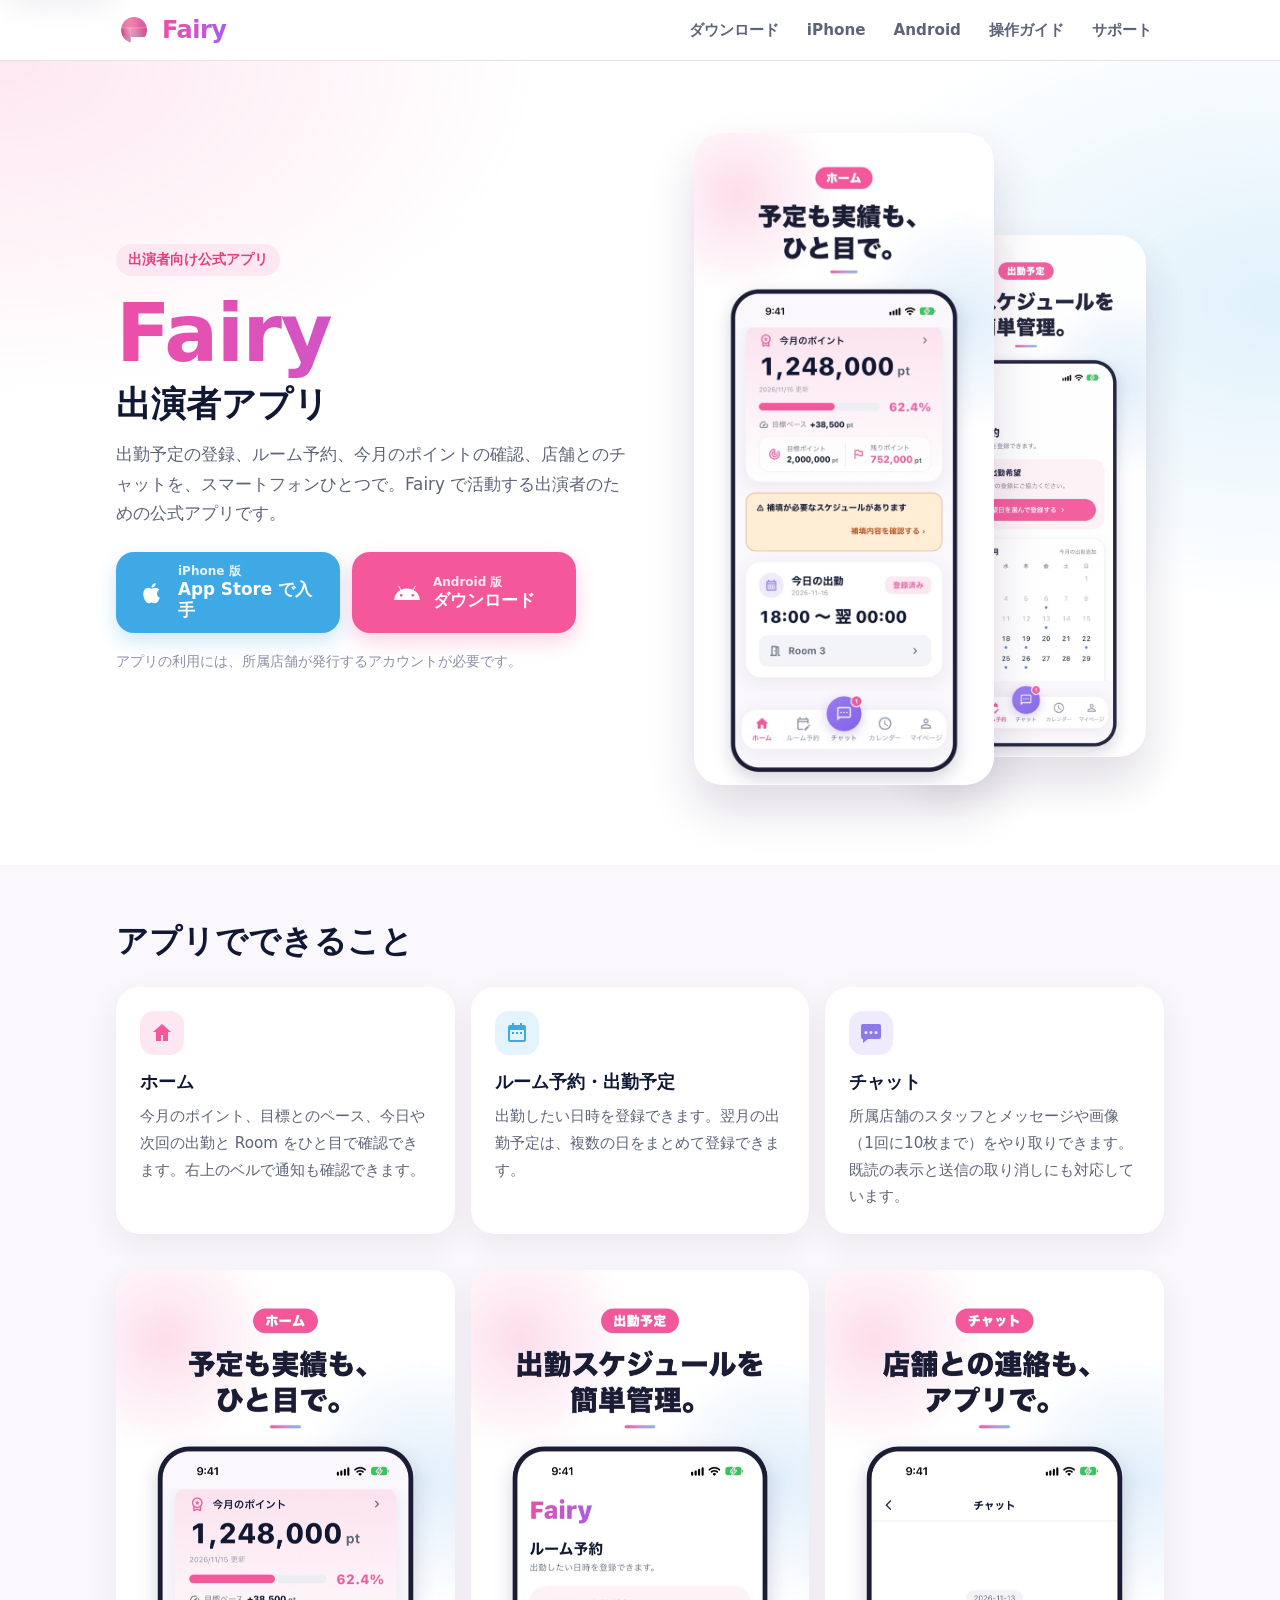
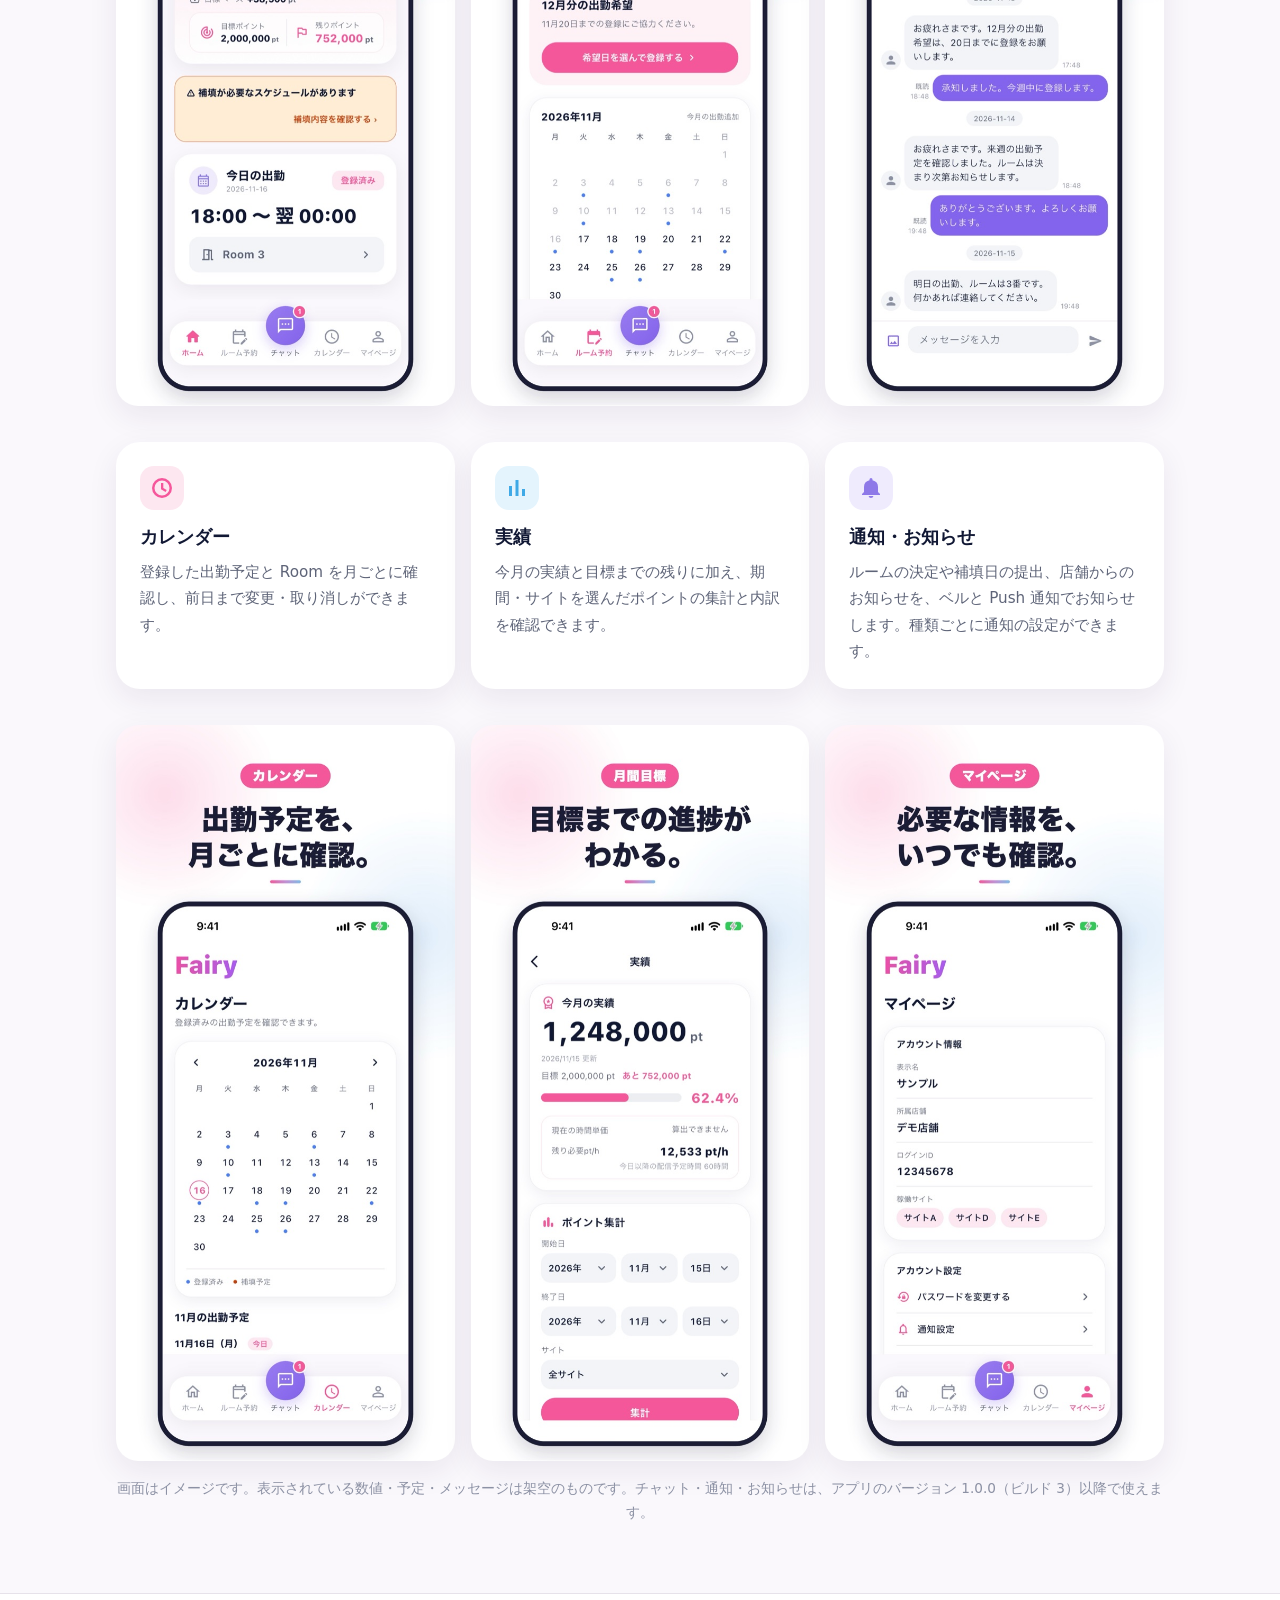
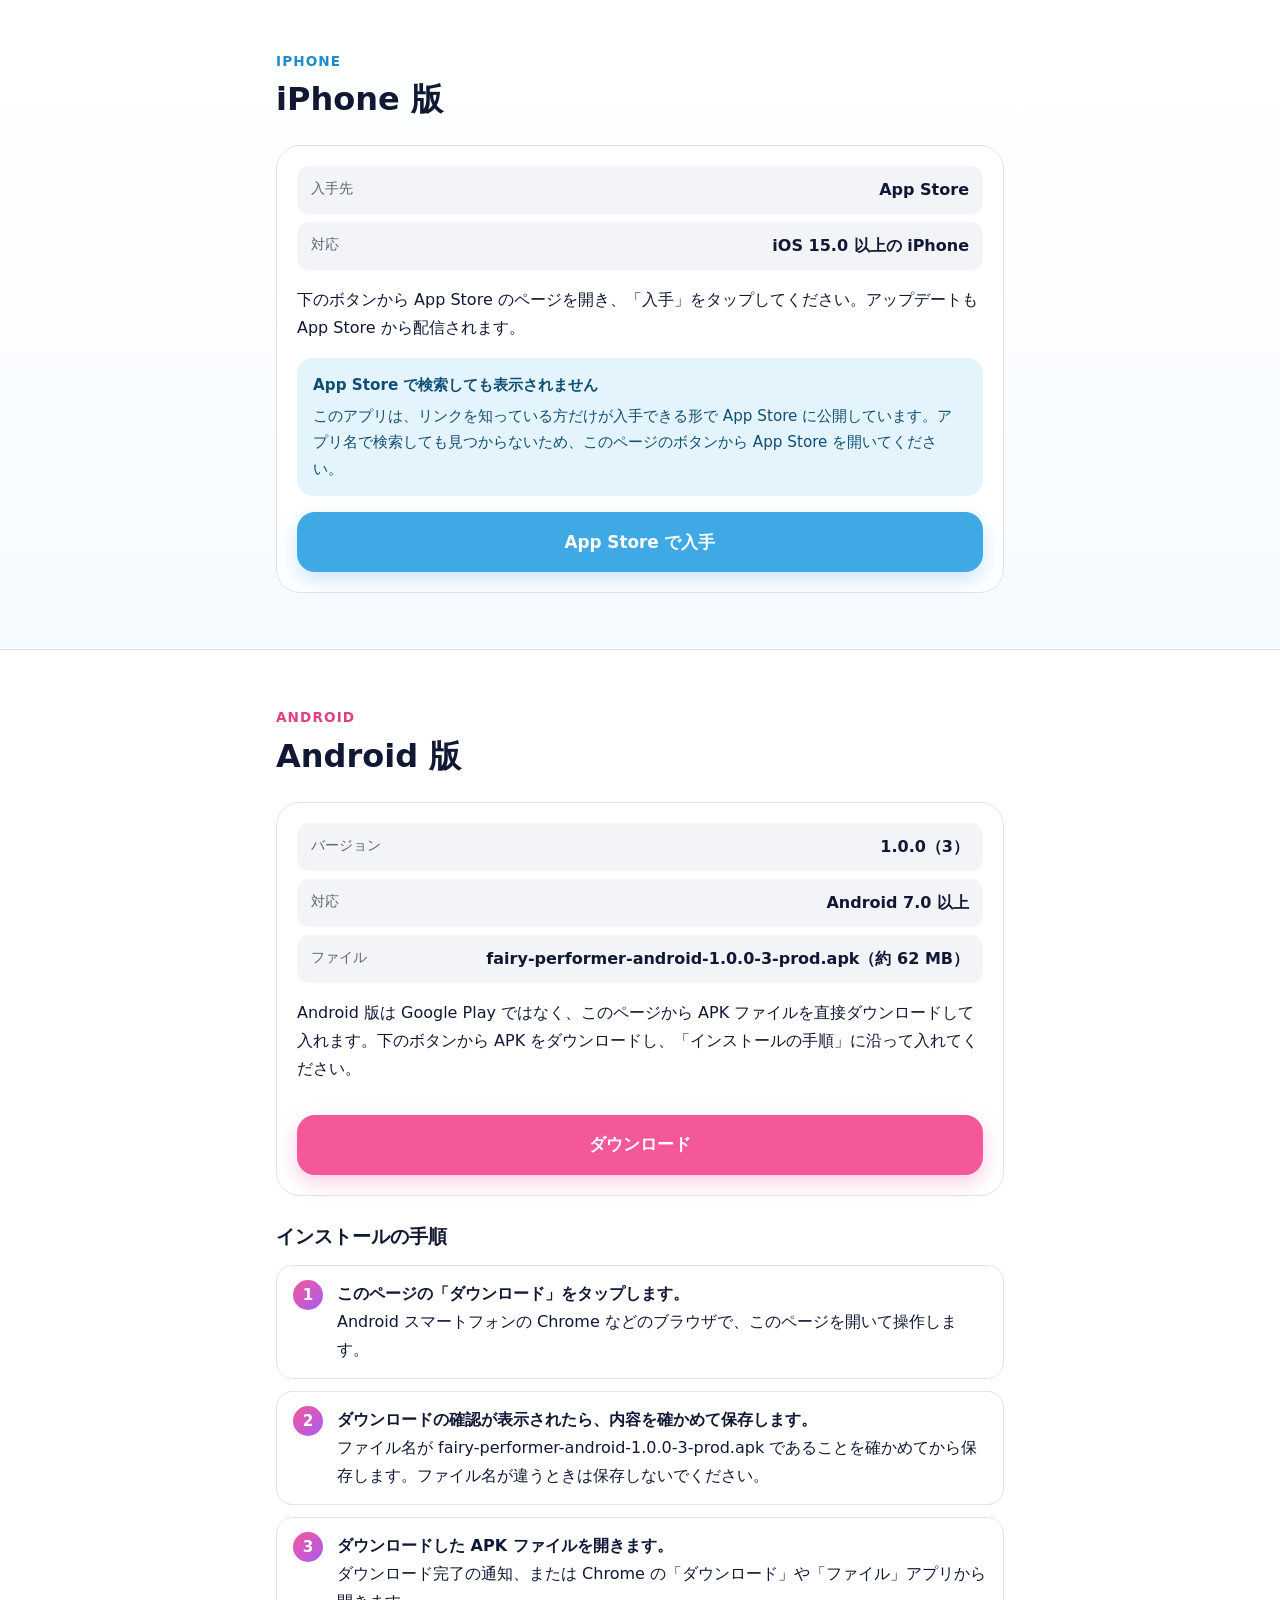
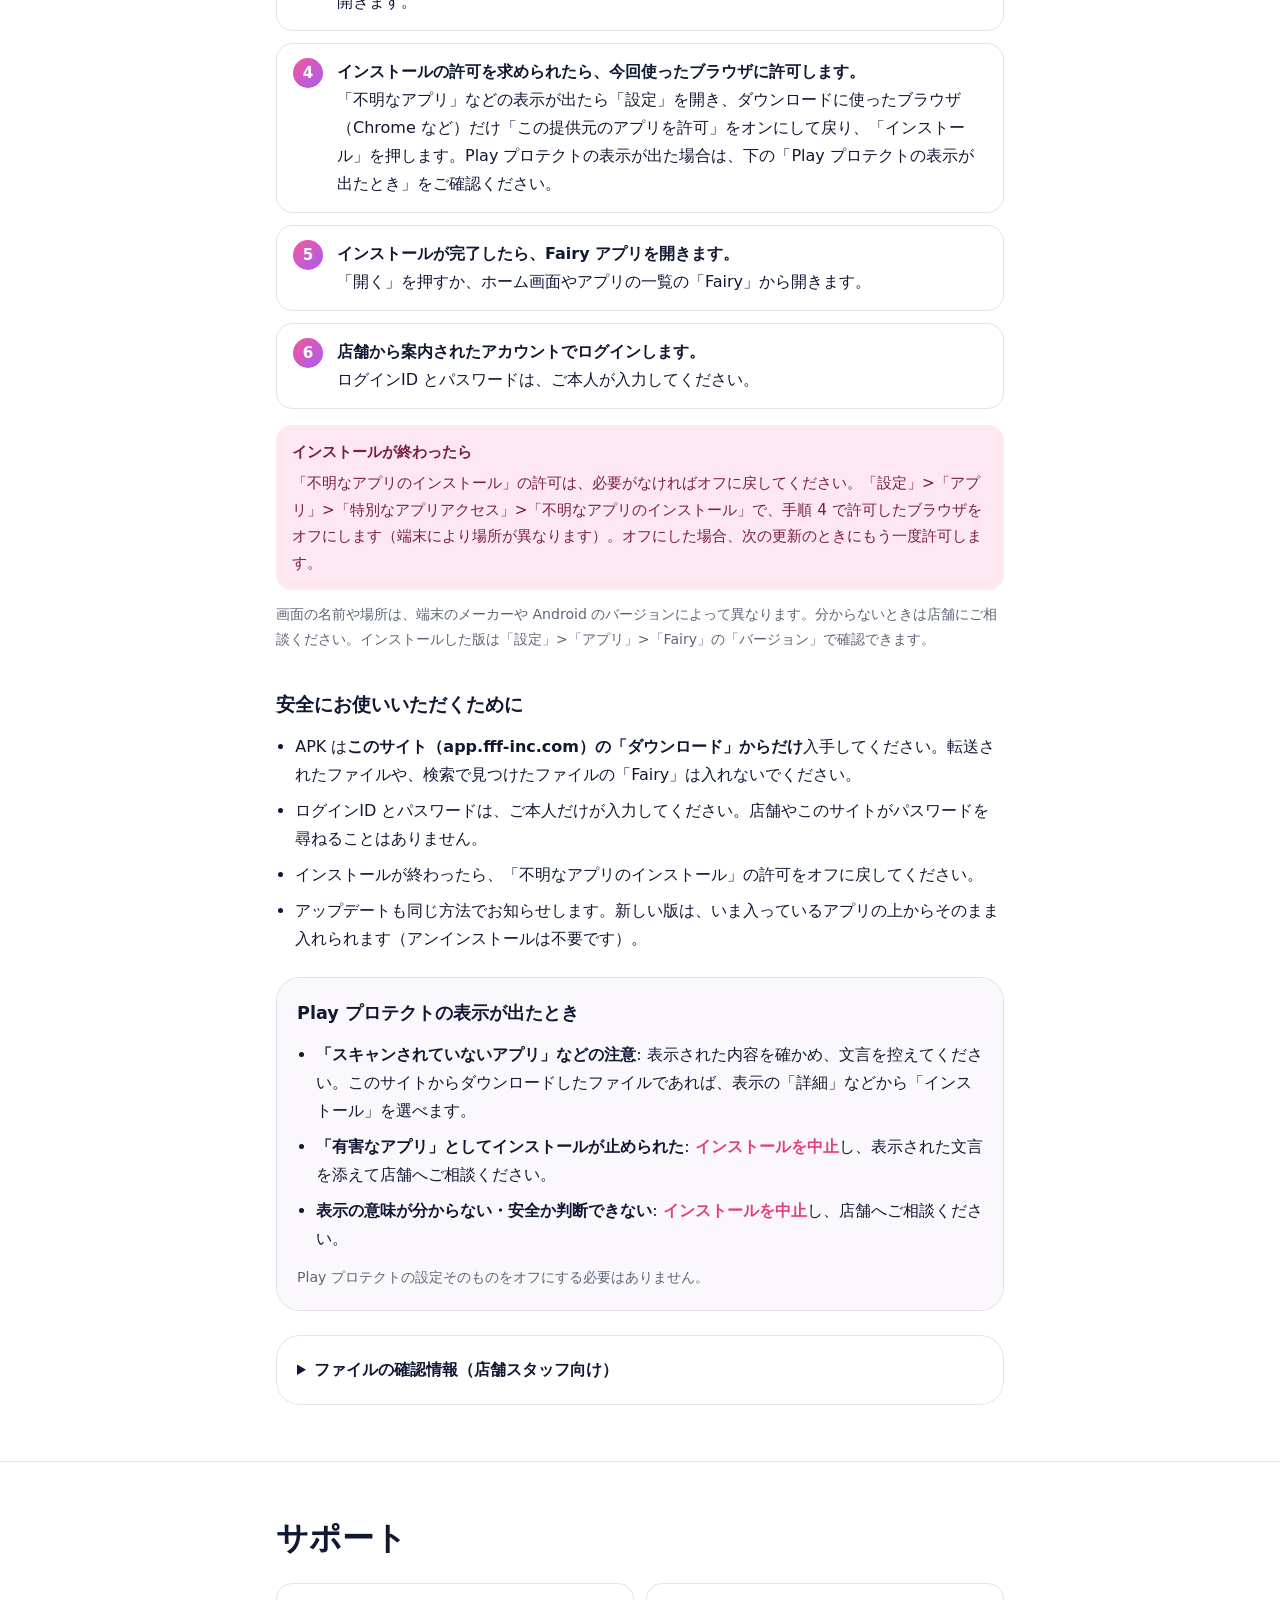
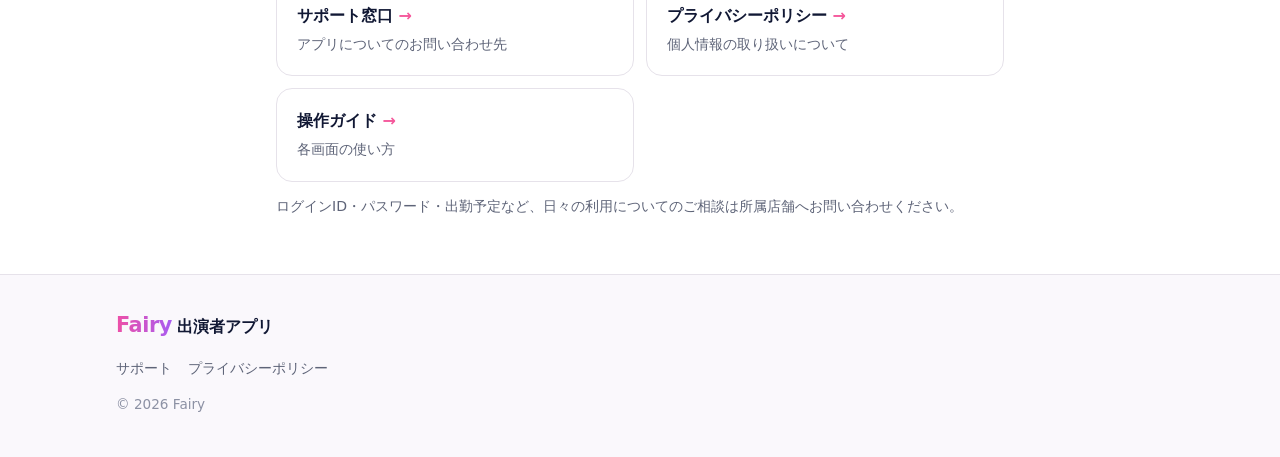
<file: index.html>
<!doctype html>
<html lang="ja">
<head>
  <meta charset="utf-8">
  <meta name="viewport" content="width=device-width, initial-scale=1">
  <title>Fairy 出演者アプリ</title>
  <meta name="description" content="Fairy で活動する出演者のための公式アプリ。出勤予定・ルーム予約・ポイントの実績の確認と、店舗とのチャットをスマートフォンで。iOS 版・Android 版のご案内。">
  <meta name="robots" content="noindex">
  <meta name="theme-color" content="#ffffff">
  <meta name="format-detection" content="telephone=no">
  <link rel="icon" type="image/png" href="assets/img/favicon-64.png">
  <link rel="apple-touch-icon" href="assets/img/apple-touch-icon.png">
  <link rel="stylesheet" href="assets/css/site.css">
</head>
<body>
  <a class="skip-link" href="#main">本文へ移動</a>

  <header class="site-header">
    <div class="container header-inner">
      <a class="brand" href="./" aria-label="Fairy 出演者アプリ トップ">
        <img src="assets/img/app-icon-512.png" alt="" width="36" height="36">
        <span class="brand-word">Fairy</span>
      </a>
      <button class="nav-toggle" type="button" aria-expanded="false" aria-controls="site-nav">
        <span class="nav-toggle-bar"></span><span class="visually-hidden">メニュー</span>
      </button>
      <nav id="site-nav" class="site-nav" aria-label="サイト内">
        <a href="#download">ダウンロード</a>
        <a href="#ios">iPhone</a>
        <a href="#android">Android</a>
        <a href="guide/" data-page="guide">操作ガイド</a>
        <a href="faq/" data-page="faq" hidden>よくある質問</a>
        <a href="updates/" data-page="updates" hidden>更新情報</a>
        <a href="#support">サポート</a>
      </nav>
    </div>
  </header>

  <main id="main">
    <!-- ファーストビュー -->
    <section class="hero" id="download" aria-labelledby="hero-title">
      <div class="container hero-inner">
        <div class="hero-copy">
          <p class="eyebrow">出演者向け公式アプリ</p>
          <h1 id="hero-title"><span class="logo-text">Fairy</span><span class="hero-sub">出演者アプリ</span></h1>
          <p class="lead">出勤予定の登録、ルーム予約、今月のポイントの確認、店舗とのチャットを、スマートフォンひとつで。Fairy で活動する出演者のための公式アプリです。</p>
          <div class="store-buttons">
            <a class="btn btn-ios" href="https://apps.apple.com/jp/app/fairy-performer/id6826759700" rel="noopener" data-download="ios" data-pending-target="#ios">
              <svg class="btn-icon" viewBox="0 0 24 24" aria-hidden="true"><path d="M16.37 12.6c-.02-2.2 1.8-3.26 1.88-3.31-1.03-1.5-2.62-1.7-3.19-1.73-1.36-.14-2.65.8-3.34.8-.69 0-1.75-.78-2.88-.76-1.48.02-2.85.86-3.61 2.19-1.54 2.67-.39 6.62 1.11 8.79.73 1.06 1.6 2.25 2.75 2.2 1.1-.04 1.52-.71 2.85-.71s1.7.71 2.87.69c1.19-.02 1.94-1.08 2.66-2.14.84-1.23 1.19-2.42 1.2-2.48-.03-.01-2.3-.88-2.32-3.5zM14.2 6.13c.6-.74 1.02-1.76.91-2.78-.88.04-1.94.59-2.57 1.32-.56.65-1.06 1.7-.93 2.7.98.08 1.98-.5 2.59-1.24z"/></svg>
              <span class="btn-text"><small>iPhone 版</small><span data-label>App Store で入手</span></span>
            </a>
            <a class="btn btn-android" href="https://pub-53153ea32fca4383811f43275f914355.r2.dev/fairy-performer-android-1.0.0-3-prod.apk" rel="noopener" data-download="android" data-pending-target="#android">
              <svg class="btn-icon" viewBox="0 0 24 24" aria-hidden="true"><path d="M17.6 9.48l1.84-3.18a.38.38 0 0 0-.66-.38l-1.86 3.22A11.3 11.3 0 0 0 12 8.1c-1.78 0-3.46.4-4.92 1.04L5.22 5.92a.38.38 0 0 0-.66.38L6.4 9.48A10.4 10.4 0 0 0 1 18h22a10.4 10.4 0 0 0-5.4-8.52zM7 15.25a1.25 1.25 0 1 1 0-2.5 1.25 1.25 0 0 1 0 2.5zm10 0a1.25 1.25 0 1 1 0-2.5 1.25 1.25 0 0 1 0 2.5z"/></svg>
              <span class="btn-text"><small>Android 版</small><span data-label>ダウンロード</span></span>
            </a>
          </div>
          <p class="hero-note">アプリの利用には、所属店舗が発行するアカウントが必要です。</p>
        </div>
        <div class="hero-visual" aria-hidden="true">
          <img class="shot shot-main" src="assets/img/screen-01-home.jpg" alt="" width="640" height="1391">
          <img class="shot shot-side" src="assets/img/screen-02-schedule.jpg" alt="" width="640" height="1391" loading="lazy">
        </div>
      </div>
    </section>

    <!-- できること -->
    <section class="section features" aria-labelledby="features-title">
      <div class="container">
        <h2 id="features-title" class="section-title">アプリでできること</h2>
        <ul class="feature-grid">
          <li class="feature-item">
            <div class="feature-card">
              <span class="feature-icon tone-pink" aria-hidden="true">
                <svg viewBox="0 0 24 24"><path d="M12 3l9 8h-3v9h-5v-6h-2v6H6v-9H3z"/></svg>
              </span>
              <h3>ホーム</h3>
              <p>今月のポイント、目標とのペース、今日や次回の出勤と Room をひと目で確認できます。右上のベルで通知も確認できます。</p>
            </div>
            <img class="feature-shot" src="assets/img/screen-01-home.jpg" alt="ホームの画面: 今月のポイントと今日の出勤、右上のベル" width="640" height="1391" loading="lazy">
          </li>
          <li class="feature-item">
            <div class="feature-card">
              <span class="feature-icon tone-blue" aria-hidden="true">
                <svg viewBox="0 0 24 24"><path d="M7 2v2H5a2 2 0 0 0-2 2v13a2 2 0 0 0 2 2h14a2 2 0 0 0 2-2V6a2 2 0 0 0-2-2h-2V2h-2v2H9V2zm-2 7h14v10H5zm2 2v2h2v-2zm4 0v2h2v-2zm4 0v2h2v-2z"/></svg>
              </span>
              <h3>ルーム予約・出勤予定</h3>
              <p>出勤したい日時を登録できます。翌月の出勤予定は、複数の日をまとめて登録できます。</p>
            </div>
            <img class="feature-shot" src="assets/img/screen-02-schedule.jpg" alt="ルーム予約の画面: 翌月の出勤希望と今月のカレンダー" width="640" height="1391" loading="lazy">
          </li>
          <li class="feature-item">
            <div class="feature-card">
              <span class="feature-icon tone-lavender" aria-hidden="true">
                <svg viewBox="0 0 24 24"><path d="M4 3h16a2 2 0 0 1 2 2v11a2 2 0 0 1-2 2H9l-5 4v-4a2 2 0 0 1-2-2V5a2 2 0 0 1 2-2zm3 7a1.5 1.5 0 1 0 0 3 1.5 1.5 0 0 0 0-3zm5 0a1.5 1.5 0 1 0 0 3 1.5 1.5 0 0 0 0-3zm5 0a1.5 1.5 0 1 0 0 3 1.5 1.5 0 0 0 0-3z"/></svg>
              </span>
              <h3>チャット</h3>
              <p>所属店舗のスタッフとメッセージや画像（1回に10枚まで）をやり取りできます。既読の表示と送信の取り消しにも対応しています。</p>
            </div>
            <img class="feature-shot" src="assets/img/screen-05-chat.jpg" alt="チャットの画面: 店舗との業務連絡" width="640" height="1391" loading="lazy">
          </li>
          <li class="feature-item">
            <div class="feature-card">
              <span class="feature-icon tone-pink" aria-hidden="true">
                <svg viewBox="0 0 24 24"><path d="M12 2a10 10 0 1 0 0 20 10 10 0 0 0 0-20zm0 2.5a7.5 7.5 0 1 1 0 15 7.5 7.5 0 0 1 0-15zM11 7v6.2l4.6 2.7 1.1-1.8-3.4-2V7z"/></svg>
              </span>
              <h3>カレンダー</h3>
              <p>登録した出勤予定と Room を月ごとに確認し、前日まで変更・取り消しができます。</p>
            </div>
            <img class="feature-shot" src="assets/img/screen-03-calendar.jpg" alt="カレンダーの画面: 月の出勤予定" width="640" height="1391" loading="lazy">
          </li>
          <li class="feature-item">
            <div class="feature-card">
              <span class="feature-icon tone-blue" aria-hidden="true">
                <svg viewBox="0 0 24 24"><path d="M4 20V10h3v10zm6.5 0V4h3v16zM17 20v-7h3v7z"/></svg>
              </span>
              <h3>実績</h3>
              <p>今月の実績と目標までの残りに加え、期間・サイトを選んだポイントの集計と内訳を確認できます。</p>
            </div>
            <img class="feature-shot" src="assets/img/screen-04-results.jpg" alt="実績の画面: 今月の実績と目標" width="640" height="1391" loading="lazy">
          </li>
          <li class="feature-item">
            <div class="feature-card">
              <span class="feature-icon tone-lavender" aria-hidden="true">
                <svg viewBox="0 0 24 24"><path d="M12 22a2.5 2.5 0 0 0 2.45-2h-4.9A2.5 2.5 0 0 0 12 22zm7-6V11a7 7 0 0 0-5.5-6.84V3.5a1.5 1.5 0 0 0-3 0v.66A7 7 0 0 0 5 11v5l-2 2v1h18v-1z"/></svg>
              </span>
              <h3>通知・お知らせ</h3>
              <p>ルームの決定や補填日の提出、店舗からのお知らせを、ベルと Push 通知でお知らせします。種類ごとに通知の設定ができます。</p>
            </div>
            <img class="feature-shot" src="assets/img/screen-06-mypage.jpg" alt="マイページの画面: アカウント情報と通知設定" width="640" height="1391" loading="lazy">
          </li>
        </ul>
        <p class="screens-note">画面はイメージです。表示されている数値・予定・メッセージは架空のものです。チャット・通知・お知らせは、アプリのバージョン 1.0.0（ビルド 3）以降で使えます。</p>
      </div>
    </section>

    <!-- iOS -->
    <section class="section platform platform-ios" id="ios" aria-labelledby="ios-title">
      <div class="container narrow">
        <p class="section-kicker kicker-blue">iPhone</p>
        <h2 id="ios-title" class="section-title">iPhone 版</h2>
        <div class="card release-card">
          <dl class="release-facts">
            <div><dt>入手先</dt><dd>App Store</dd></div>
            <div><dt>対応</dt><dd>iOS <span data-ios="minIOS">15.0</span> 以上の iPhone</dd></div>
          </dl>
          <div class="notice notice-blue" data-state="ios-pending" hidden>
            <p class="notice-title">準備中</p>
            <p>App Store で公開され次第、ここにリンクを掲載します。</p>
          </div>
          <p data-state="ios-ready">下のボタンから App Store のページを開き、「入手」をタップしてください。アップデートも App Store から配信されます。</p>
          <div class="notice notice-blue" data-state="ios-ready">
            <p class="notice-title">App Store で検索しても表示されません</p>
            <p>このアプリは、リンクを知っている方だけが入手できる形で App Store に公開しています。アプリ名で検索しても見つからないため、このページのボタンから App Store を開いてください。</p>
          </div>
          <a class="btn btn-ios btn-block" href="https://apps.apple.com/jp/app/fairy-performer/id6826759700" rel="noopener" data-download="ios" data-pending-target="#ios">
            <span class="btn-text"><span data-label>App Store で入手</span></span>
          </a>
        </div>
      </div>
    </section>

    <!-- Android -->
    <section class="section platform" id="android" aria-labelledby="android-title">
      <div class="container narrow">
        <p class="section-kicker kicker-pink">Android</p>
        <h2 id="android-title" class="section-title">Android 版</h2>

        <div class="card release-card">
          <dl class="release-facts">
            <div><dt>バージョン</dt><dd><span data-android="versionName">1.0.0</span>（<span data-android="versionCode">3</span>）</dd></div>
            <div><dt>対応</dt><dd>Android <span data-android="minAndroid">7.0</span> 以上</dd></div>
            <div><dt>ファイル</dt><dd><span data-android="fileName">fairy-performer-android-1.0.0-3-prod.apk</span>（<span data-android="fileSize">約 62 MB</span>）</dd></div>
          </dl>

          <div class="notice notice-info" data-state="android-pending" hidden>
            <p class="notice-title">準備中</p>
            <p>Android 版のダウンロードは準備中です。公開され次第、このページでお知らせします。</p>
          </div>
          <p data-state="android-ready">Android 版は Google Play ではなく、このページから APK ファイルを直接ダウンロードして入れます。下のボタンから APK をダウンロードし、「インストールの手順」に沿って入れてください。</p>

          <a class="btn btn-android btn-block" href="https://pub-53153ea32fca4383811f43275f914355.r2.dev/fairy-performer-android-1.0.0-3-prod.apk" rel="noopener" data-download="android" data-pending-target="#android-install">
            <span class="btn-text"><span data-label>ダウンロード</span></span>
          </a>
        </div>

        <h3 class="sub-title" id="android-install">インストールの手順</h3>
        <ol class="steps">
          <li><strong>このページの「ダウンロード」をタップします。</strong>Android スマートフォンの Chrome などのブラウザで、このページを開いて操作します。</li>
          <li><strong>ダウンロードの確認が表示されたら、内容を確かめて保存します。</strong>ファイル名が <span data-android="fileName">fairy-performer-android-1.0.0-3-prod.apk</span> であることを確かめてから保存します。ファイル名が違うときは保存しないでください。</li>
          <li><strong>ダウンロードした APK ファイルを開きます。</strong>ダウンロード完了の通知、または Chrome の「ダウンロード」や「ファイル」アプリから開きます。</li>
          <li><strong>インストールの許可を求められたら、今回使ったブラウザに許可します。</strong>「不明なアプリ」などの表示が出たら「設定」を開き、ダウンロードに使ったブラウザ（Chrome など）だけ「この提供元のアプリを許可」をオンにして戻り、「インストール」を押します。Play プロテクトの表示が出た場合は、下の「Play プロテクトの表示が出たとき」をご確認ください。</li>
          <li><strong>インストールが完了したら、Fairy アプリを開きます。</strong>「開く」を押すか、ホーム画面やアプリの一覧の「Fairy」から開きます。</li>
          <li><strong>店舗から案内されたアカウントでログインします。</strong>ログインID とパスワードは、ご本人が入力してください。</li>
        </ol>
        <div class="notice notice-info">
          <p class="notice-title">インストールが終わったら</p>
          <p>「不明なアプリのインストール」の許可は、必要がなければオフに戻してください。「設定」>「アプリ」>「特別なアプリアクセス」>「不明なアプリのインストール」で、手順 4 で許可したブラウザをオフにします（端末により場所が異なります）。オフにした場合、次の更新のときにもう一度許可します。</p>
        </div>
        <p class="small-note">画面の名前や場所は、端末のメーカーや Android のバージョンによって異なります。分からないときは店舗にご相談ください。インストールした版は「設定」>「アプリ」>「Fairy」の「バージョン」で確認できます。</p>

        <h3 class="sub-title">安全にお使いいただくために</h3>
        <ul class="safety-list">
          <li>APK は<strong>このサイト（app.fff-inc.com）の「ダウンロード」からだけ</strong>入手してください。転送されたファイルや、検索で見つけたファイルの「Fairy」は入れないでください。</li>
          <li>ログインID とパスワードは、ご本人だけが入力してください。店舗やこのサイトがパスワードを尋ねることはありません。</li>
          <li>インストールが終わったら、「不明なアプリのインストール」の許可をオフに戻してください。</li>
          <li>アップデートも同じ方法でお知らせします。新しい版は、いま入っているアプリの上からそのまま入れられます（アンインストールは不要です）。</li>
        </ul>

        <div class="card card-soft" id="play-protect">
          <h3 class="card-title">Play プロテクトの表示が出たとき</h3>
          <ul class="plain-list">
            <li><strong>「スキャンされていないアプリ」などの注意</strong>: 表示された内容を確かめ、文言を控えてください。このサイトからダウンロードしたファイルであれば、表示の「詳細」などから「インストール」を選べます。</li>
            <li><strong>「有害なアプリ」としてインストールが止められた</strong>: <em>インストールを中止</em>し、表示された文言を添えて店舗へご相談ください。</li>
            <li><strong>表示の意味が分からない・安全か判断できない</strong>: <em>インストールを中止</em>し、店舗へご相談ください。</li>
          </ul>
          <p class="small-note">Play プロテクトの設定そのものをオフにする必要はありません。</p>
        </div>

        <details class="card details-card">
          <summary>ファイルの確認情報（店舗スタッフ向け）</summary>
          <p class="small-note">配布前に、ファイルと署名がこの値と一致することを確認します。値は秘密情報ではありません。</p>
          <dl class="hash-list">
            <div>
              <dt>APK の SHA-256</dt>
              <dd><code id="apk-sha" data-android="apkSha256">14cfa0a0386cef1e3eeb06268c288d81b0b366a498d26bccb931bcae6006b38d</code>
                <button class="copy-btn" type="button" data-copy="#apk-sha">コピー</button></dd>
            </div>
            <div>
              <dt>署名証明書の SHA-256</dt>
              <dd><code id="cert-sha" data-android="certSha256">17:1E:C9:1F:F8:28:D6:62:4A:D5:1F:E7:11:FB:3B:37:4F:4A:D3:32:33:D5:F5:8A:E5:53:73:48:0D:A0:DB:36</code>
                <button class="copy-btn" type="button" data-copy="#cert-sha">コピー</button></dd>
            </div>
            <div>
              <dt>ファイルサイズ</dt>
              <dd><span data-android="fileBytes">62,438,292 bytes</span></dd>
            </div>
            <div>
              <dt>バージョン</dt>
              <dd><span><span data-android="versionName">1.0.0</span>（<span data-android="versionCode">3</span>）・パッケージ名 com.fffinc.fairy</span></dd>
            </div>
          </dl>
        </details>
      </div>
    </section>

    <!-- サポート -->
    <section class="section support" id="support" aria-labelledby="support-title">
      <div class="container narrow">
        <h2 id="support-title" class="section-title">サポート</h2>
        <ul class="link-cards">
          <li>
            <a class="link-card" href="https://privacy.fff-inc.com/support/">
              <span class="link-card-title">サポート窓口</span>
              <span class="link-card-text">アプリについてのお問い合わせ先</span>
            </a>
          </li>
          <li>
            <a class="link-card" href="https://privacy.fff-inc.com/">
              <span class="link-card-title">プライバシーポリシー</span>
              <span class="link-card-text">個人情報の取り扱いについて</span>
            </a>
          </li>
          <li data-page="guide">
            <a class="link-card" href="guide/">
              <span class="link-card-title">操作ガイド</span>
              <span class="link-card-text">各画面の使い方</span>
            </a>
          </li>
          <li data-page="faq" hidden>
            <a class="link-card" href="faq/">
              <span class="link-card-title">よくある質問</span>
              <span class="link-card-text">困ったときの確認事項</span>
            </a>
          </li>
          <li data-page="updates" hidden>
            <a class="link-card" href="updates/">
              <span class="link-card-title">更新情報</span>
              <span class="link-card-text">新しいバージョンのお知らせ</span>
            </a>
          </li>
        </ul>
        <p class="small-note">ログインID・パスワード・出勤予定など、日々の利用についてのご相談は所属店舗へお問い合わせください。</p>
      </div>
    </section>
  </main>

  <footer class="site-footer">
    <div class="container footer-inner">
      <p class="footer-brand"><span class="logo-text">Fairy</span> 出演者アプリ</p>
      <nav class="footer-nav" aria-label="フッター">
        <a href="https://privacy.fff-inc.com/support/">サポート</a>
        <a href="https://privacy.fff-inc.com/">プライバシーポリシー</a>
      </nav>
      <p class="copyright">&copy; <span data-year>2026</span> Fairy</p>
    </div>
  </footer>

  <script src="assets/js/release.js"></script>
  <script src="assets/js/site.js"></script>
</body>
</html>
</file>
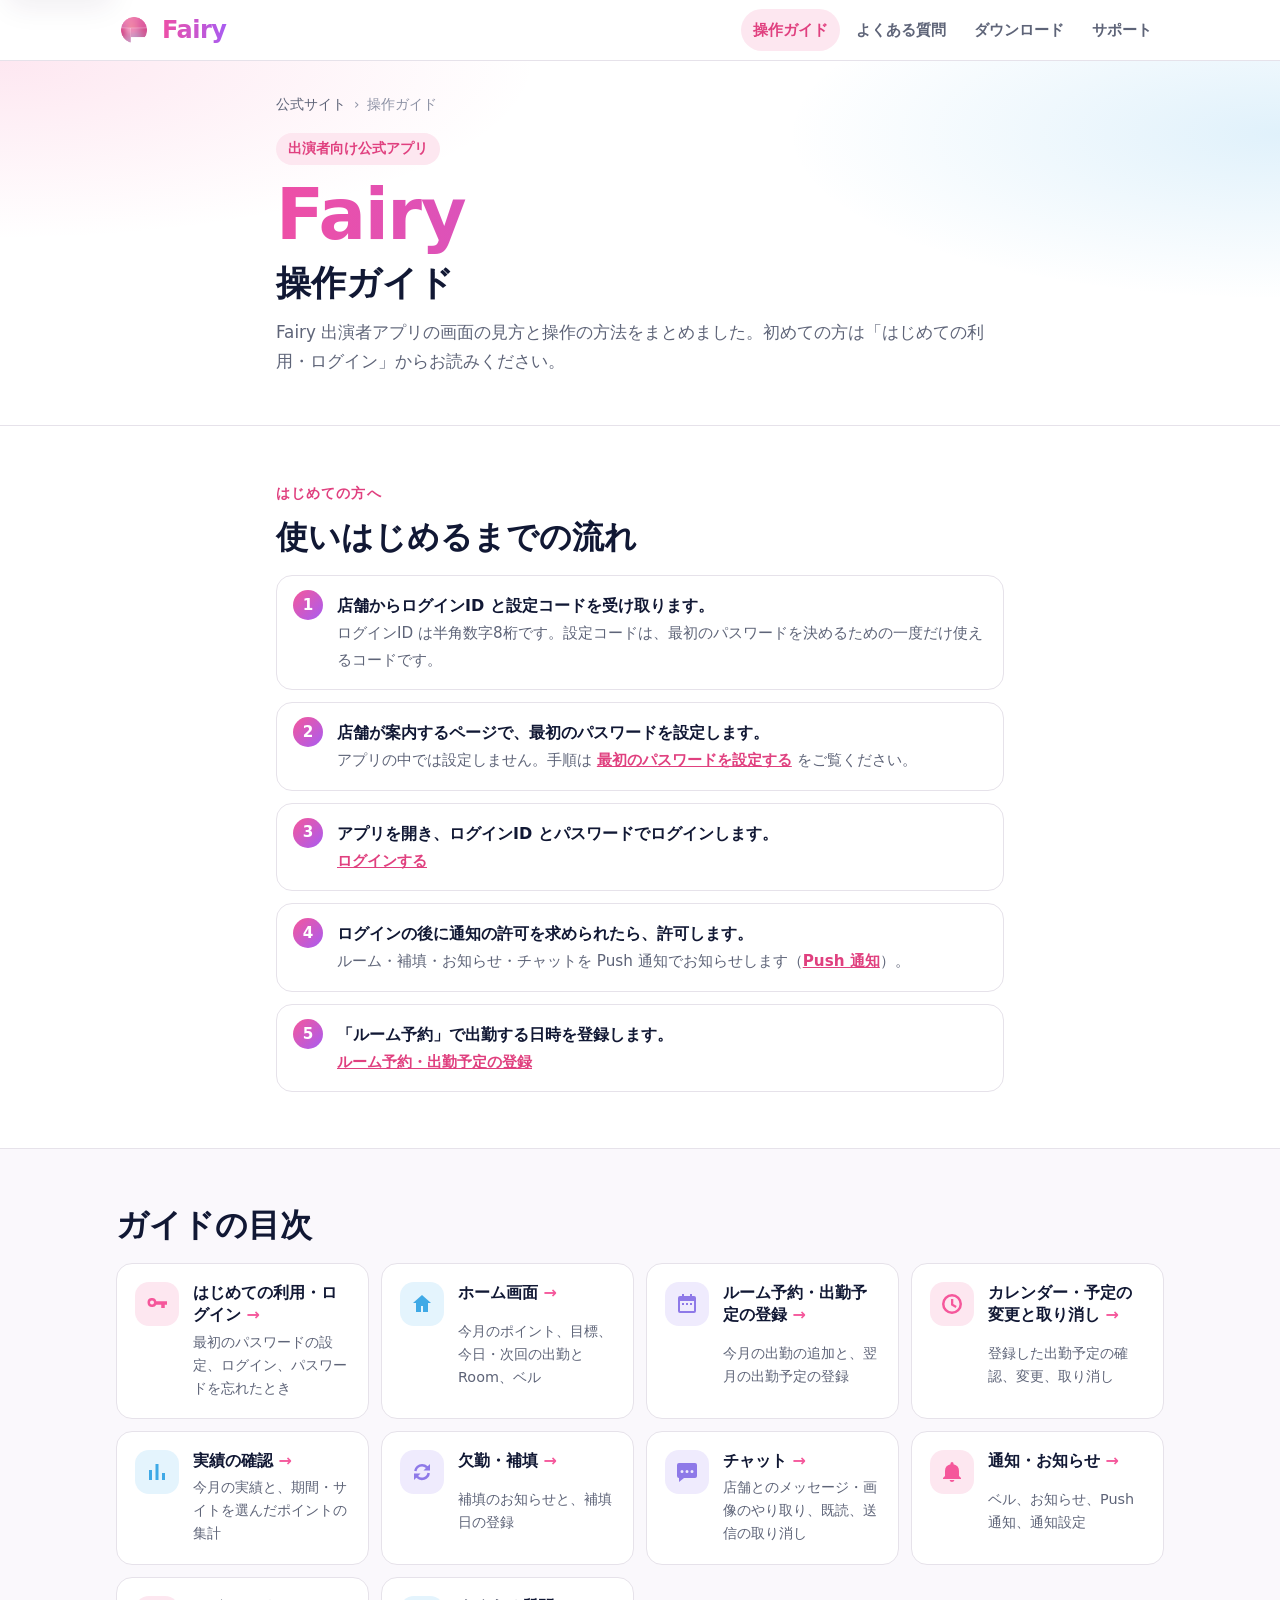
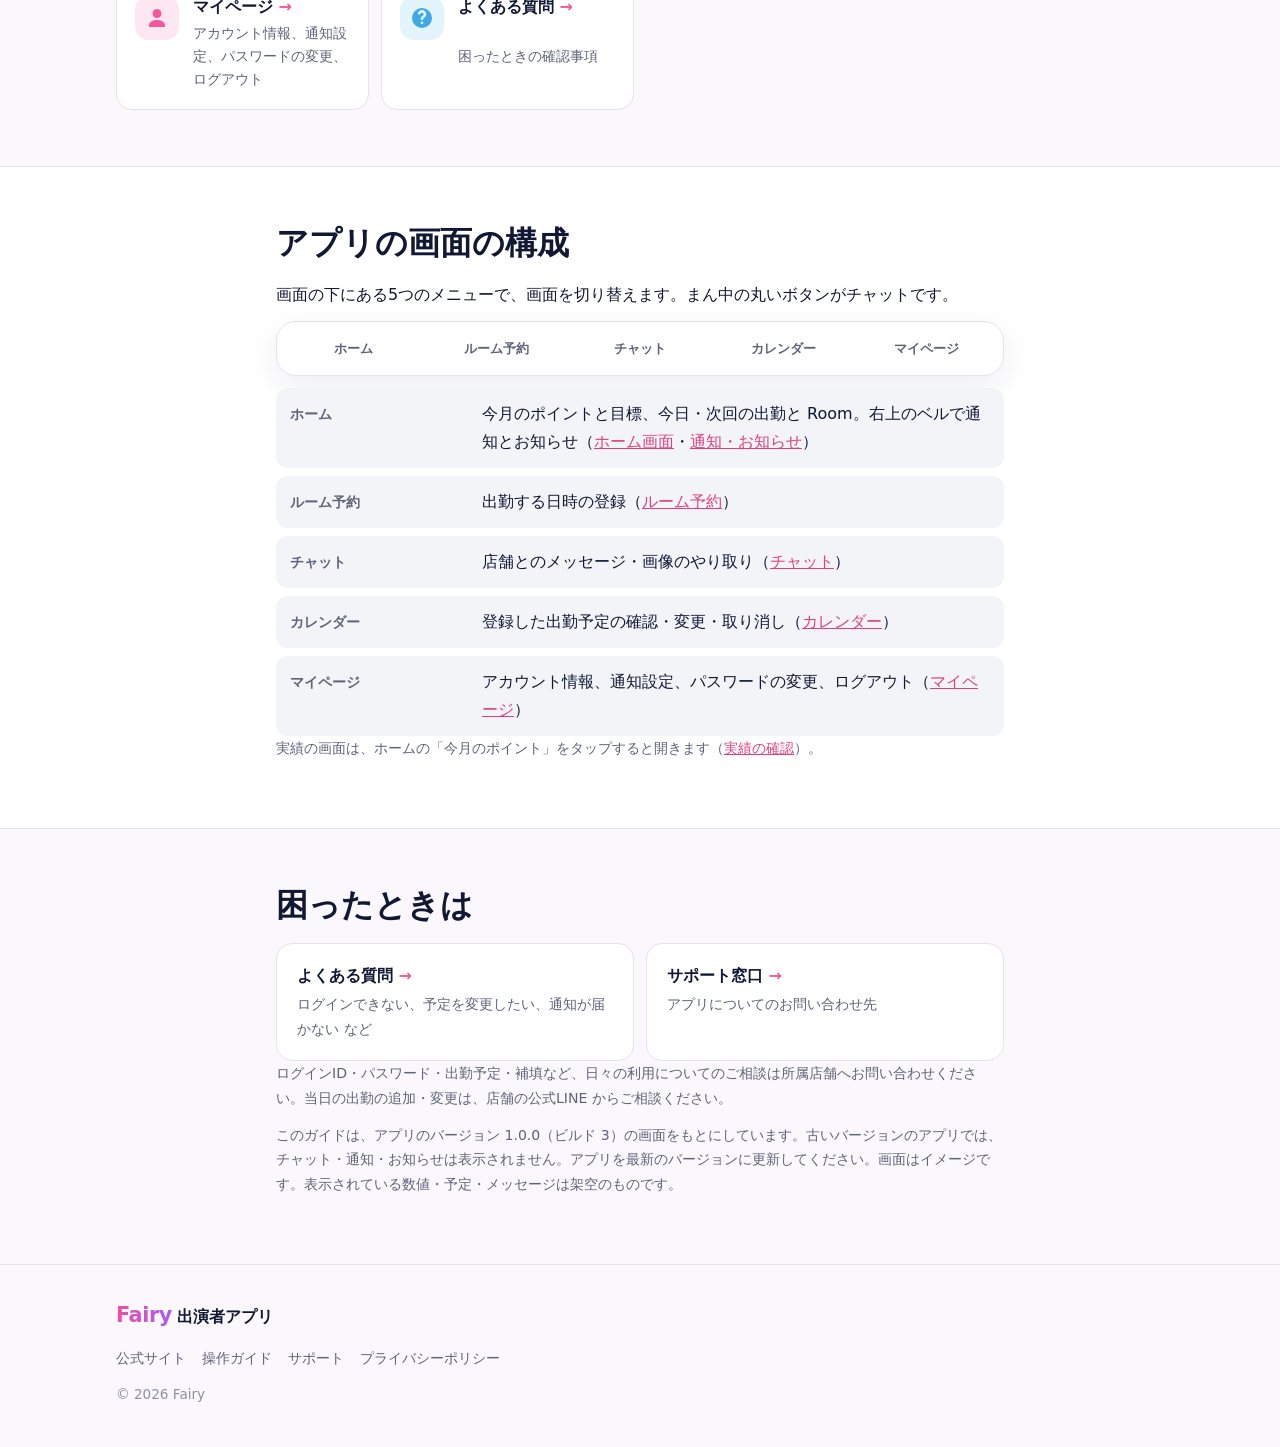
<file: guide/index.html>
<!doctype html>
<html lang="ja">
<head>
  <meta charset="utf-8">
  <meta name="viewport" content="width=device-width, initial-scale=1">
  <title>操作ガイド | Fairy 出演者アプリ</title>
  <meta name="description" content="Fairy 出演者アプリの使い方。ログイン、ホーム、ルーム予約、カレンダー、実績、補填、チャット、通知・お知らせ、マイページの操作方法と、よくある質問。">
  <meta name="robots" content="noindex">
  <meta name="theme-color" content="#ffffff">
  <meta name="format-detection" content="telephone=no">
  <link rel="icon" type="image/png" href="/assets/img/favicon-64.png">
  <link rel="apple-touch-icon" href="/assets/img/apple-touch-icon.png">
  <link rel="stylesheet" href="/assets/css/site.css">
  <link rel="stylesheet" href="/assets/css/guide.css">
</head>
<body class="guide">
  <a class="skip-link" href="#main">本文へ移動</a>
  <header class="site-header">
    <div class="container header-inner">
      <a class="brand" href="/" aria-label="Fairy 出演者アプリ トップ">
        <img src="/assets/img/app-icon-512.png" alt="" width="36" height="36">
        <span class="brand-word">Fairy</span>
      </a>
      <button class="nav-toggle" type="button" aria-expanded="false" aria-controls="site-nav">
        <span class="nav-toggle-bar"></span><span class="visually-hidden">メニュー</span>
      </button>
      <nav id="site-nav" class="site-nav" aria-label="サイト内">
        <a href="/guide/" aria-current="page">操作ガイド</a>
        <a href="/guide/faq/">よくある質問</a>
        <a href="/#download">ダウンロード</a>
        <a href="/#support">サポート</a>
      </nav>
    </div>
  </header>

  <main id="main">
    <section class="guide-hero guide-hero-top" aria-labelledby="page-title">
      <div class="container narrow">
        <nav class="breadcrumb" aria-label="現在地"><ol><li><a href="/">公式サイト</a></li><li aria-current="page">操作ガイド</li></ol></nav>
        <p class="eyebrow">出演者向け公式アプリ</p>
        <h1 id="page-title"><span class="logo-text">Fairy</span><span class="hero-sub">操作ガイド</span></h1>
        <p class="lead">Fairy 出演者アプリの画面の見方と操作の方法をまとめました。初めての方は「はじめての利用・ログイン」からお読みください。</p>
      </div>
    </section>

    <section class="section guide-section" id="start" aria-labelledby="start-title">
      <div class="container narrow start-steps">
        <p class="section-kicker kicker-pink">はじめての方へ</p>
        <h2 id="start-title" class="section-title">使いはじめるまでの流れ</h2>
        <ol class="steps">
          <li><strong>店舗からログインID と設定コードを受け取ります。</strong><span>ログインID は半角数字8桁です。設定コードは、最初のパスワードを決めるための一度だけ使えるコードです。</span></li>
          <li><strong>店舗が案内するページで、最初のパスワードを設定します。</strong><span>アプリの中では設定しません。手順は <a href="/guide/login/#first-password">最初のパスワードを設定する</a> をご覧ください。</span></li>
          <li><strong>アプリを開き、ログインID とパスワードでログインします。</strong><span><a href="/guide/login/#sign-in">ログインする</a></span></li>
          <li><strong>ログインの後に通知の許可を求められたら、許可します。</strong><span>ルーム・補填・お知らせ・チャットを Push 通知でお知らせします（<a href="/guide/notifications/#push">Push 通知</a>）。</span></li>
          <li><strong>「ルーム予約」で出勤する日時を登録します。</strong><span><a href="/guide/rooms/">ルーム予約・出勤予定の登録</a></span></li>
        </ol>
      </div>
    </section>

    <section class="section guide-section alt" id="menu" aria-labelledby="menu-title">
      <div class="container">
        <h2 id="menu-title" class="section-title">ガイドの目次</h2>
        <ul class="topic-grid is-wide">
          <li>
            <a class="topic-card" href="/guide/login/">
              <span class="feature-icon tone-pink" aria-hidden="true"><svg viewBox="0 0 24 24"><path d="M7 15a4.5 4.5 0 1 1 4.33-5.75H22v3.5h-2.25V16h-3.5v-3.25h-4.92A4.5 4.5 0 0 1 7 15zm0-2.5a2 2 0 1 0 0-4 2 2 0 0 0 0 4z"/></svg></span>
              <span class="topic-card-title">はじめての利用・ログイン</span>
              <span class="topic-card-text">最初のパスワードの設定、ログイン、パスワードを忘れたとき</span>
            </a>
          </li>
          <li>
            <a class="topic-card" href="/guide/home/">
              <span class="feature-icon tone-blue" aria-hidden="true"><svg viewBox="0 0 24 24"><path d="M12 3l9 8h-3v9h-5v-6h-2v6H6v-9H3z"/></svg></span>
              <span class="topic-card-title">ホーム画面</span>
              <span class="topic-card-text">今月のポイント、目標、今日・次回の出勤と Room、ベル</span>
            </a>
          </li>
          <li>
            <a class="topic-card" href="/guide/rooms/">
              <span class="feature-icon tone-lavender" aria-hidden="true"><svg viewBox="0 0 24 24"><path d="M7 2v2H5a2 2 0 0 0-2 2v13a2 2 0 0 0 2 2h14a2 2 0 0 0 2-2V6a2 2 0 0 0-2-2h-2V2h-2v2H9V2zm-2 7h14v10H5zm2 2v2h2v-2zm4 0v2h2v-2zm4 0v2h2v-2z"/></svg></span>
              <span class="topic-card-title">ルーム予約・出勤予定の登録</span>
              <span class="topic-card-text">今月の出勤の追加と、翌月の出勤予定の登録</span>
            </a>
          </li>
          <li>
            <a class="topic-card" href="/guide/calendar/">
              <span class="feature-icon tone-pink" aria-hidden="true"><svg viewBox="0 0 24 24"><path d="M12 2a10 10 0 1 0 0 20 10 10 0 0 0 0-20zm0 2.5a7.5 7.5 0 1 1 0 15 7.5 7.5 0 0 1 0-15zM11 7v6.2l4.6 2.7 1.1-1.8-3.4-2V7z"/></svg></span>
              <span class="topic-card-title">カレンダー・予定の変更と取り消し</span>
              <span class="topic-card-text">登録した出勤予定の確認、変更、取り消し</span>
            </a>
          </li>
          <li>
            <a class="topic-card" href="/guide/performance/">
              <span class="feature-icon tone-blue" aria-hidden="true"><svg viewBox="0 0 24 24"><path d="M4 20V10h3v10zm6.5 0V4h3v16zM17 20v-7h3v7z"/></svg></span>
              <span class="topic-card-title">実績の確認</span>
              <span class="topic-card-text">今月の実績と、期間・サイトを選んだポイントの集計</span>
            </a>
          </li>
          <li>
            <a class="topic-card" href="/guide/makeup/">
              <span class="feature-icon tone-lavender" aria-hidden="true"><svg viewBox="0 0 24 24"><path d="M12 4a8 8 0 0 0-7.92 6.86l2.48.36A5.5 5.5 0 0 1 15.9 8.1L13.5 10.5H20V4l-2.3 2.3A7.96 7.96 0 0 0 12 4zm7.92 9.14l-2.48-.36A5.5 5.5 0 0 1 8.1 15.9l2.4-2.4H4V20l2.3-2.3A8 8 0 0 0 19.92 13.14z"/></svg></span>
              <span class="topic-card-title">欠勤・補填</span>
              <span class="topic-card-text">補填のお知らせと、補填日の登録</span>
            </a>
          </li>
          <li>
            <a class="topic-card" href="/guide/chat/">
              <span class="feature-icon tone-lavender" aria-hidden="true"><svg viewBox="0 0 24 24"><path d="M4 3h16a2 2 0 0 1 2 2v11a2 2 0 0 1-2 2H9l-5 4v-4a2 2 0 0 1-2-2V5a2 2 0 0 1 2-2zm3 7a1.5 1.5 0 1 0 0 3 1.5 1.5 0 0 0 0-3zm5 0a1.5 1.5 0 1 0 0 3 1.5 1.5 0 0 0 0-3zm5 0a1.5 1.5 0 1 0 0 3 1.5 1.5 0 0 0 0-3z"/></svg></span>
              <span class="topic-card-title">チャット</span>
              <span class="topic-card-text">店舗とのメッセージ・画像のやり取り、既読、送信の取り消し</span>
            </a>
          </li>
          <li>
            <a class="topic-card" href="/guide/notifications/">
              <span class="feature-icon tone-pink" aria-hidden="true"><svg viewBox="0 0 24 24"><path d="M12 22a2.5 2.5 0 0 0 2.45-2h-4.9A2.5 2.5 0 0 0 12 22zm7-6V11a7 7 0 0 0-5.5-6.84V3.5a1.5 1.5 0 0 0-3 0v.66A7 7 0 0 0 5 11v5l-2 2v1h18v-1z"/></svg></span>
              <span class="topic-card-title">通知・お知らせ</span>
              <span class="topic-card-text">ベル、お知らせ、Push 通知、通知設定</span>
            </a>
          </li>
          <li>
            <a class="topic-card" href="/guide/account/">
              <span class="feature-icon tone-pink" aria-hidden="true"><svg viewBox="0 0 24 24"><path d="M12 12a4.5 4.5 0 1 0 0-9 4.5 4.5 0 0 0 0 9zm0 2c-4.42 0-8 2.24-8 5v2h16v-2c0-2.76-3.58-5-8-5z"/></svg></span>
              <span class="topic-card-title">マイページ</span>
              <span class="topic-card-text">アカウント情報、通知設定、パスワードの変更、ログアウト</span>
            </a>
          </li>
          <li>
            <a class="topic-card" href="/guide/faq/">
              <span class="feature-icon tone-blue" aria-hidden="true"><svg viewBox="0 0 24 24"><path d="M12 2a10 10 0 1 0 0 20 10 10 0 0 0 0-20zm0 16.25a1.4 1.4 0 1 1 0-2.8 1.4 1.4 0 0 1 0 2.8zm1.3-5.1V14h-2.6v-1.6c0-1.2.8-1.9 1.7-2.45.75-.45 1.25-.85 1.25-1.6a1.65 1.65 0 0 0-3.3 0H7.75a4.25 4.25 0 0 1 8.5 0c0 1.85-1.2 2.75-2.25 3.3-.45.25-.7.45-.7.5z"/></svg></span>
              <span class="topic-card-title">よくある質問</span>
              <span class="topic-card-text">困ったときの確認事項</span>
            </a>
          </li>
        </ul>
      </div>
    </section>

    <section class="section guide-section" id="layout" aria-labelledby="layout-title">
      <div class="container narrow">
        <h2 id="layout-title" class="section-title">アプリの画面の構成</h2>
        <p>画面の下にある5つのメニューで、画面を切り替えます。まん中の丸いボタンがチャットです。</p>
        <ul class="tab-strip" aria-label="画面の下のメニュー">
          <li>ホーム</li><li>ルーム予約</li><li>チャット</li><li>カレンダー</li><li>マイページ</li>
        </ul>
        <dl class="guide-facts">
          <div><dt>ホーム</dt><dd>今月のポイントと目標、今日・次回の出勤と Room。右上のベルで通知とお知らせ（<a href="/guide/home/">ホーム画面</a>・<a href="/guide/notifications/">通知・お知らせ</a>）</dd></div>
          <div><dt>ルーム予約</dt><dd>出勤する日時の登録（<a href="/guide/rooms/">ルーム予約</a>）</dd></div>
          <div><dt>チャット</dt><dd>店舗とのメッセージ・画像のやり取り（<a href="/guide/chat/">チャット</a>）</dd></div>
          <div><dt>カレンダー</dt><dd>登録した出勤予定の確認・変更・取り消し（<a href="/guide/calendar/">カレンダー</a>）</dd></div>
          <div><dt>マイページ</dt><dd>アカウント情報、通知設定、パスワードの変更、ログアウト（<a href="/guide/account/">マイページ</a>）</dd></div>
        </dl>
        <p class="small-note">実績の画面は、ホームの「今月のポイント」をタップすると開きます（<a href="/guide/performance/">実績の確認</a>）。</p>
      </div>
    </section>

    <section class="section guide-section alt" id="help" aria-labelledby="help-title">
      <div class="container narrow">
        <h2 id="help-title" class="section-title">困ったときは</h2>
        <ul class="link-cards">
          <li>
            <a class="link-card" href="/guide/faq/">
              <span class="link-card-title">よくある質問</span>
              <span class="link-card-text">ログインできない、予定を変更したい、通知が届かない など</span>
            </a>
          </li>
          <li>
            <a class="link-card" href="https://privacy.fff-inc.com/support/">
              <span class="link-card-title">サポート窓口</span>
              <span class="link-card-text">アプリについてのお問い合わせ先</span>
            </a>
          </li>
        </ul>
        <p class="small-note">ログインID・パスワード・出勤予定・補填など、日々の利用についてのご相談は所属店舗へお問い合わせください。当日の出勤の追加・変更は、店舗の公式LINE からご相談ください。</p>
        <p class="small-note">このガイドは、アプリのバージョン 1.0.0（ビルド 3）の画面をもとにしています。古いバージョンのアプリでは、チャット・通知・お知らせは表示されません。アプリを最新のバージョンに更新してください。画面はイメージです。表示されている数値・予定・メッセージは架空のものです。</p>
      </div>
    </section>
  </main>

  <footer class="site-footer">
    <div class="container footer-inner">
      <p class="footer-brand"><span class="logo-text">Fairy</span> 出演者アプリ</p>
      <nav class="footer-nav" aria-label="フッター">
        <a href="/">公式サイト</a>
        <a href="/guide/">操作ガイド</a>
        <a href="https://privacy.fff-inc.com/support/">サポート</a>
        <a href="https://privacy.fff-inc.com/">プライバシーポリシー</a>
      </nav>
      <p class="copyright">&copy; <span data-year>2026</span> Fairy</p>
    </div>
  </footer>

  <script src="/assets/js/site.js"></script>
  <script src="/assets/js/guide.js"></script>
</body>
</html>
</file>
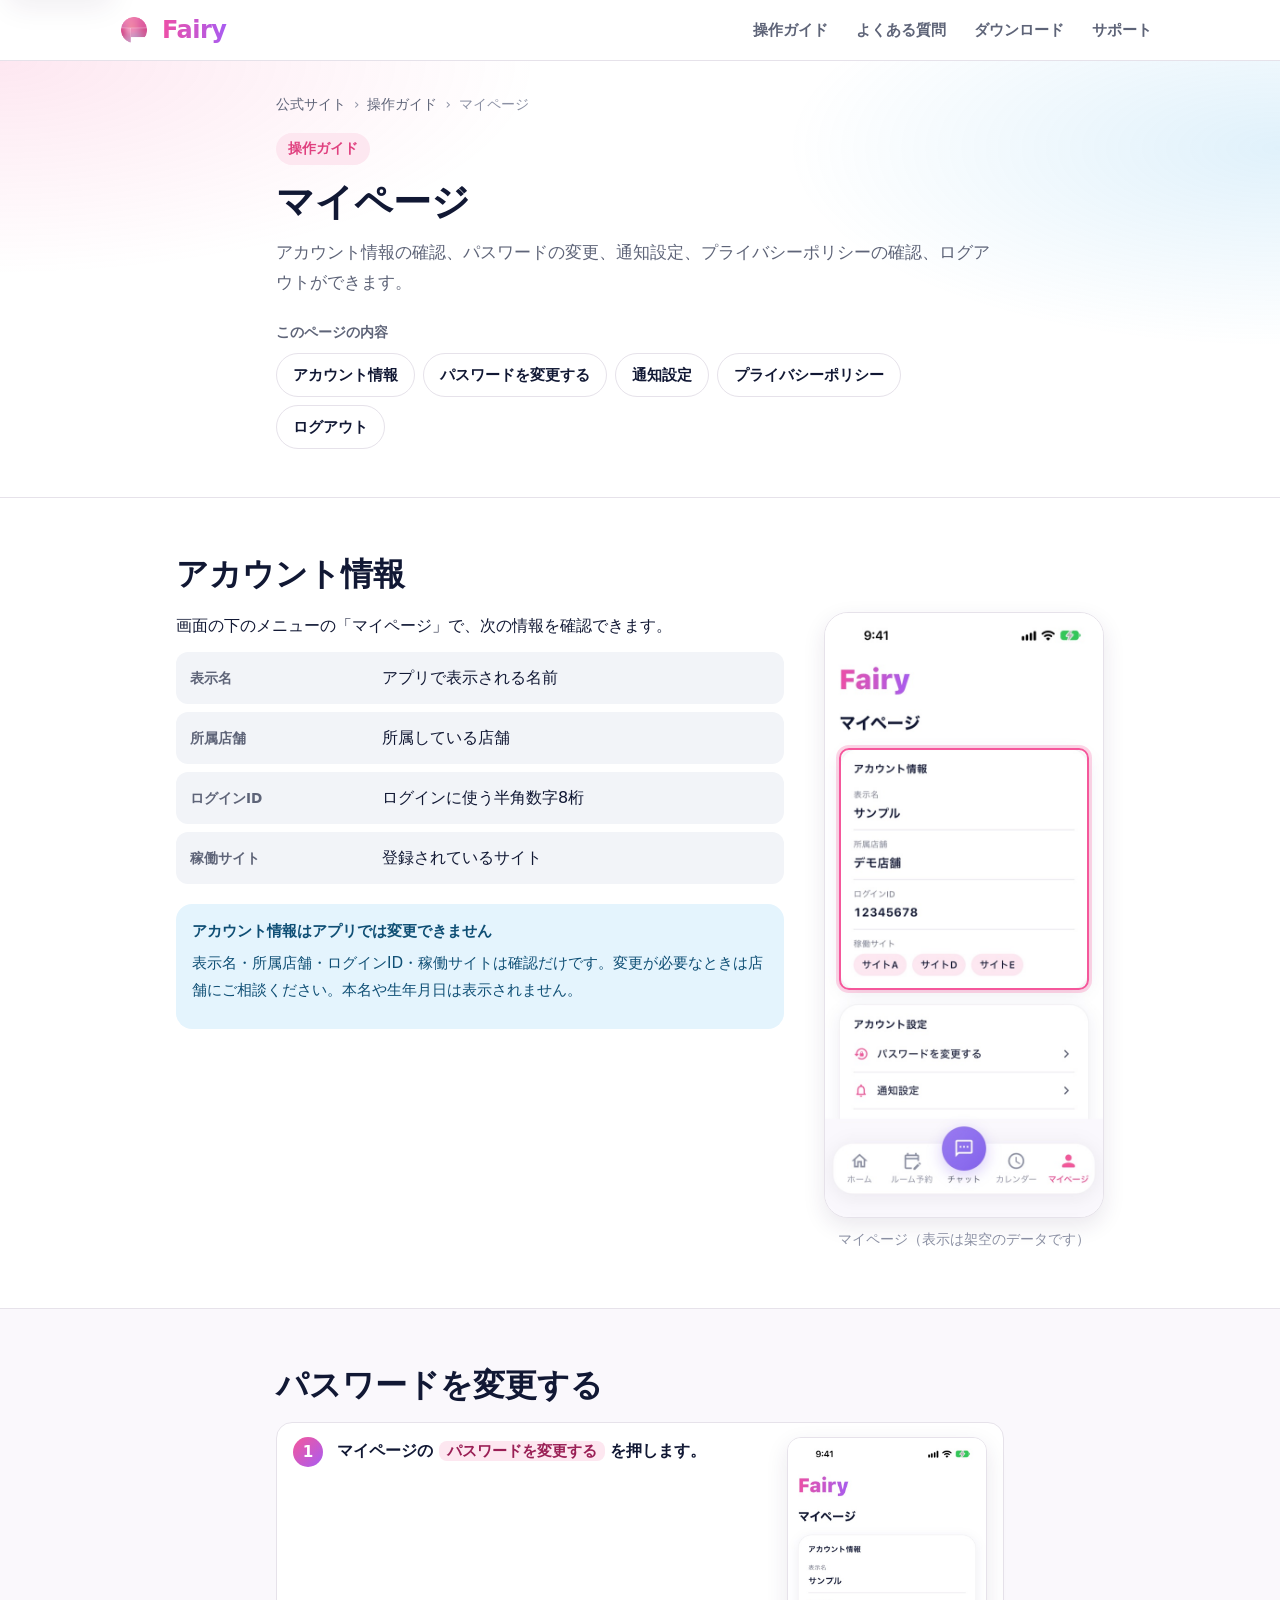
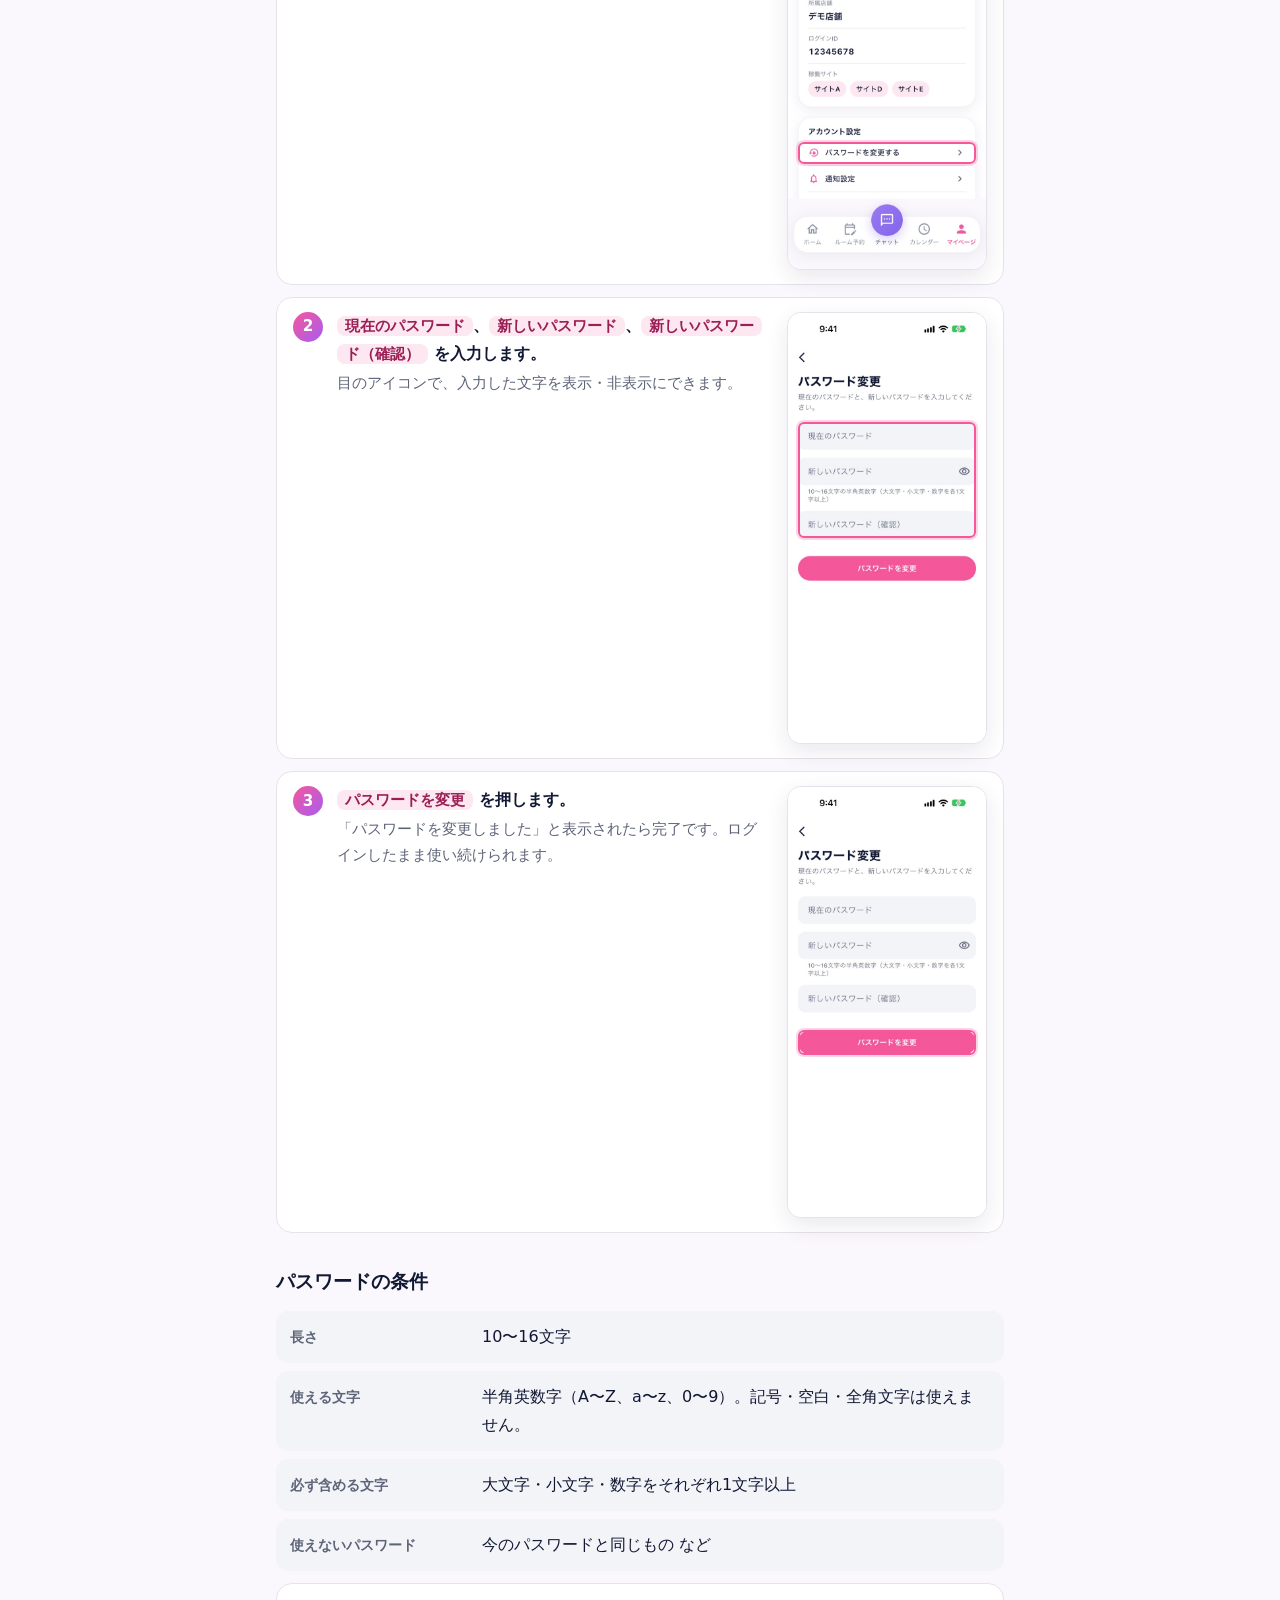
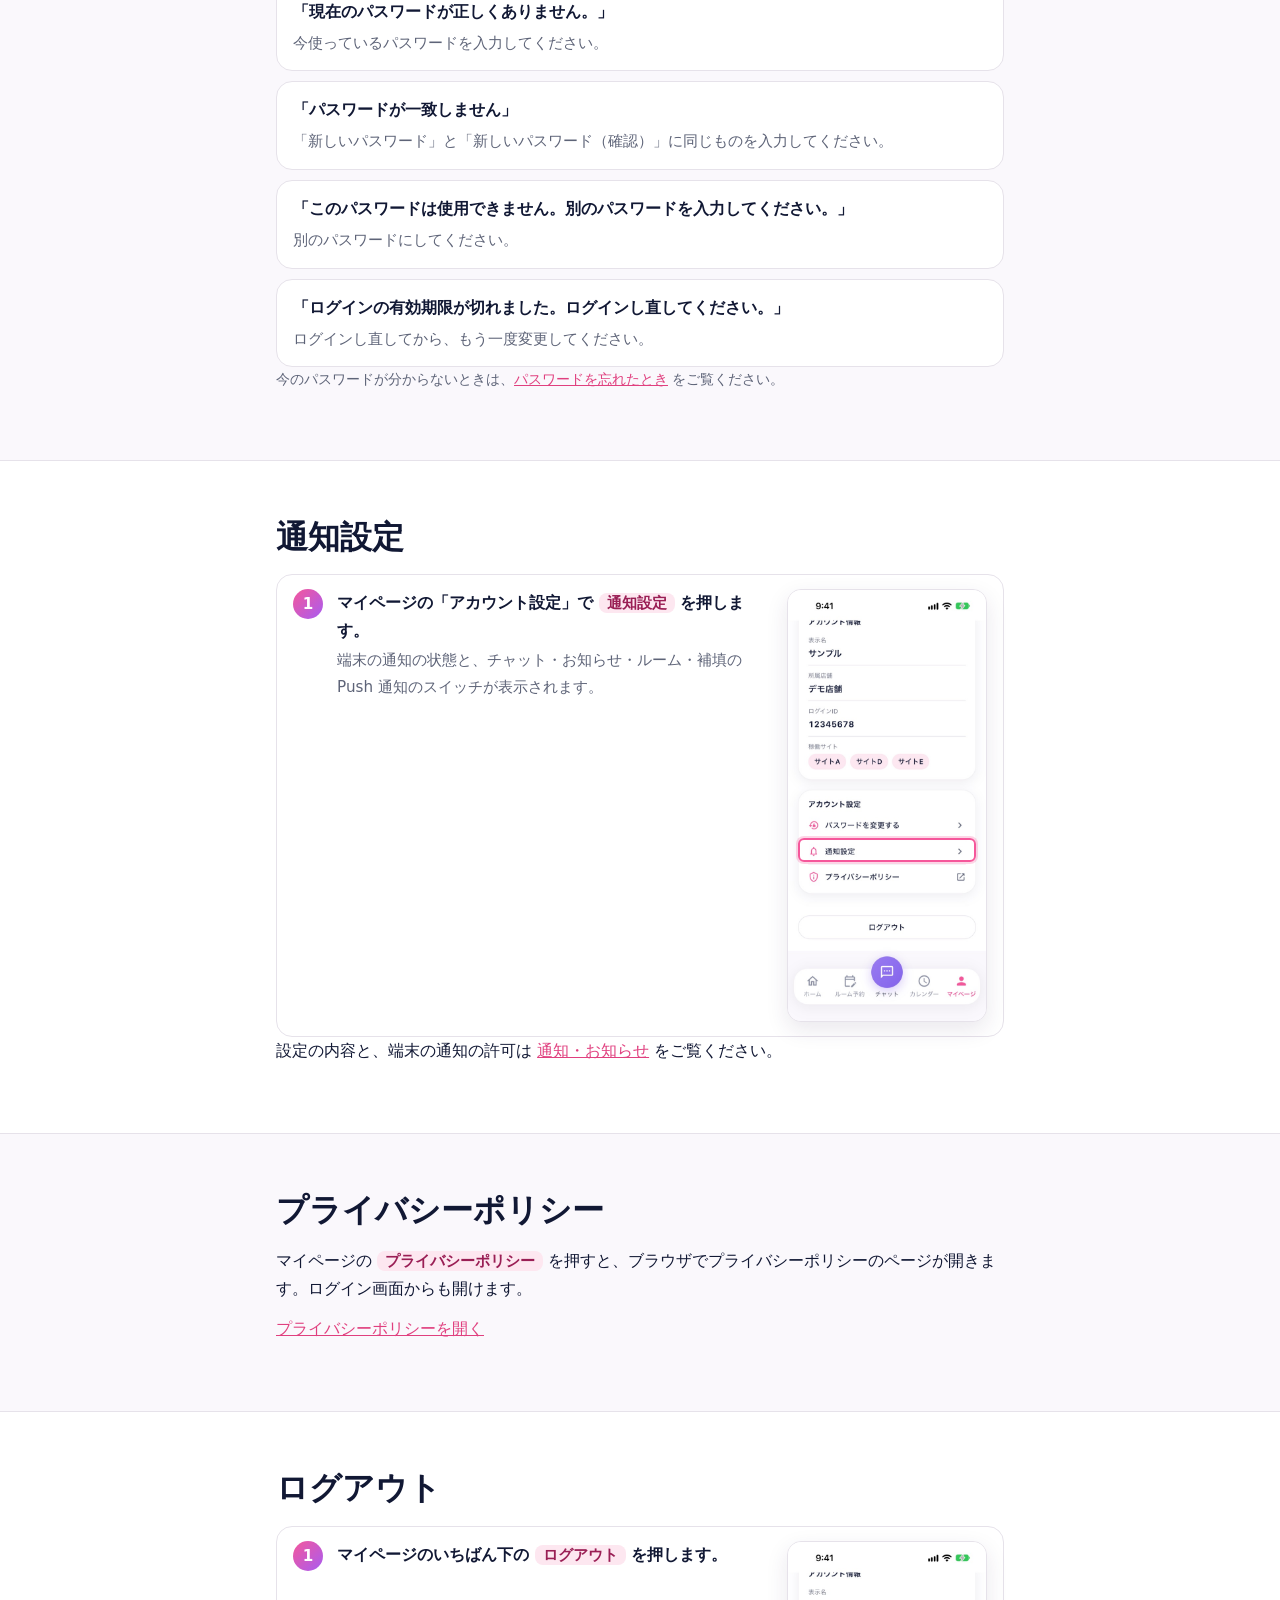
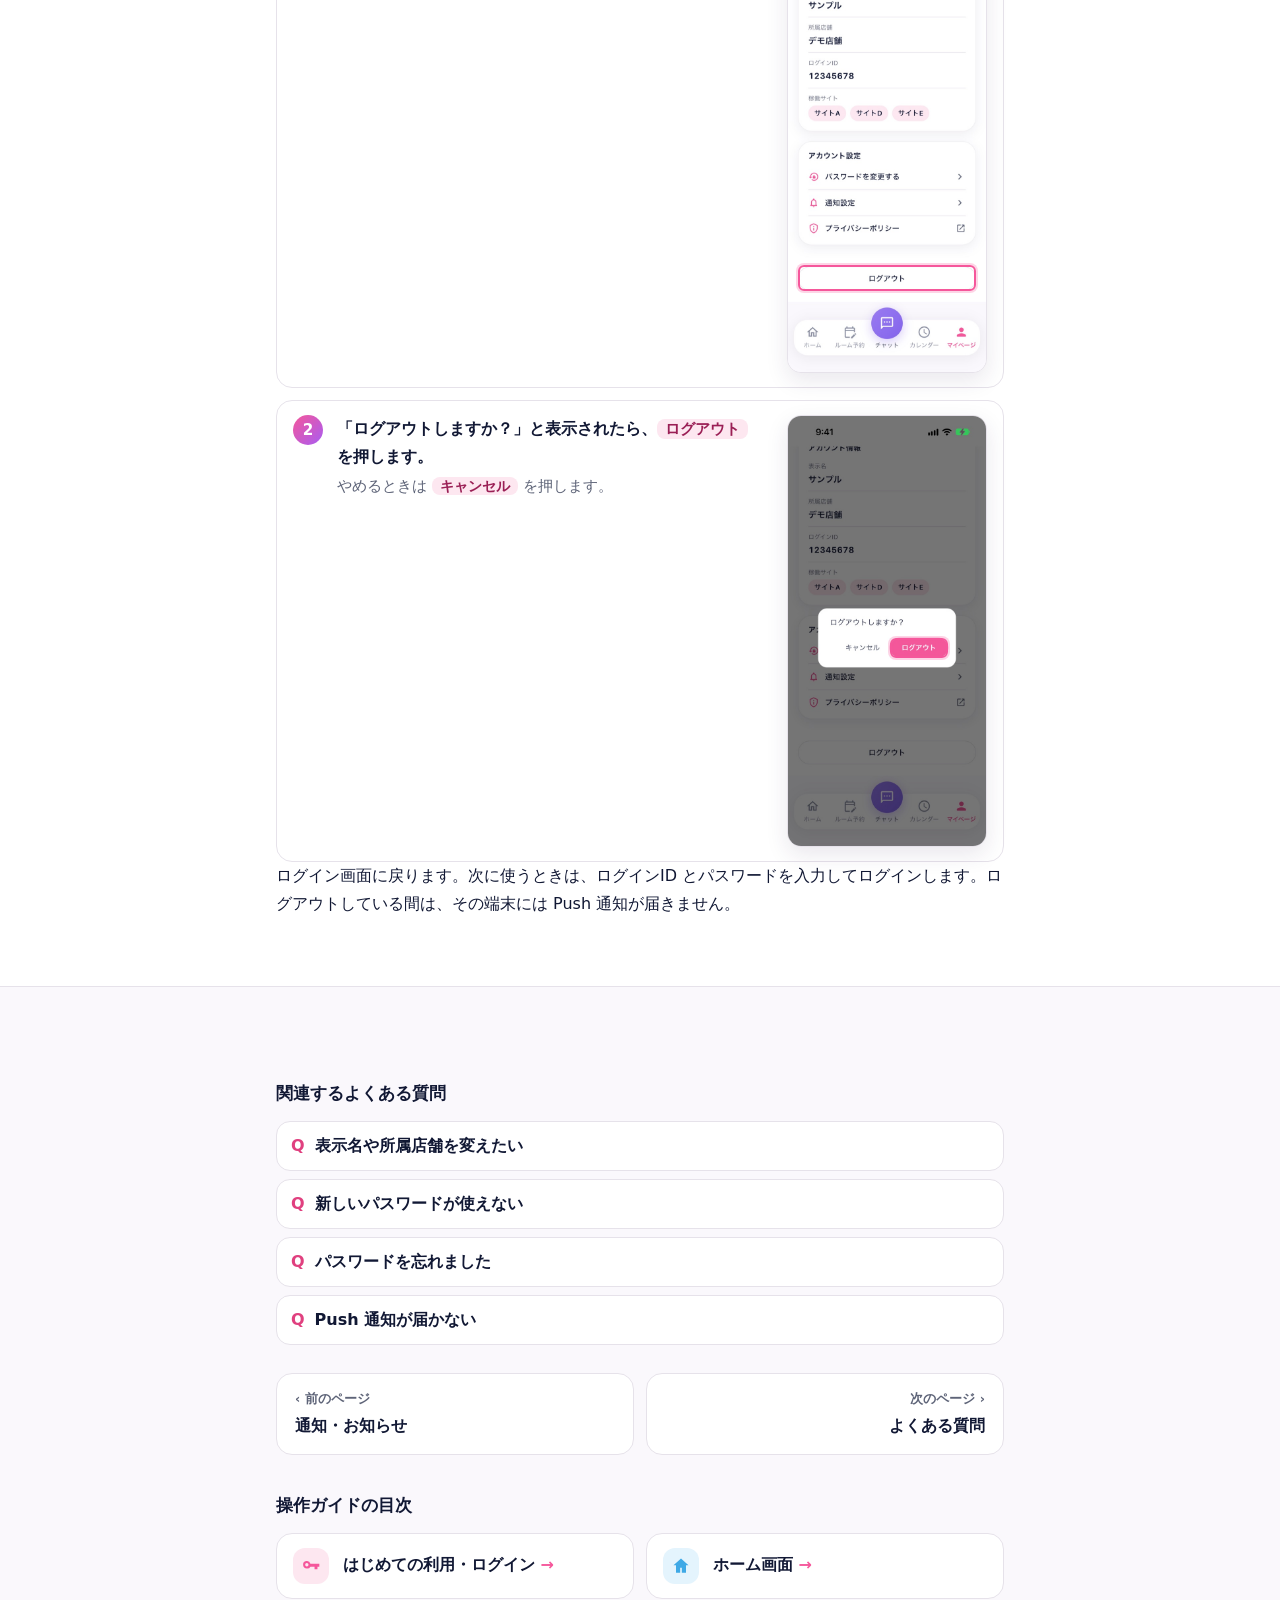
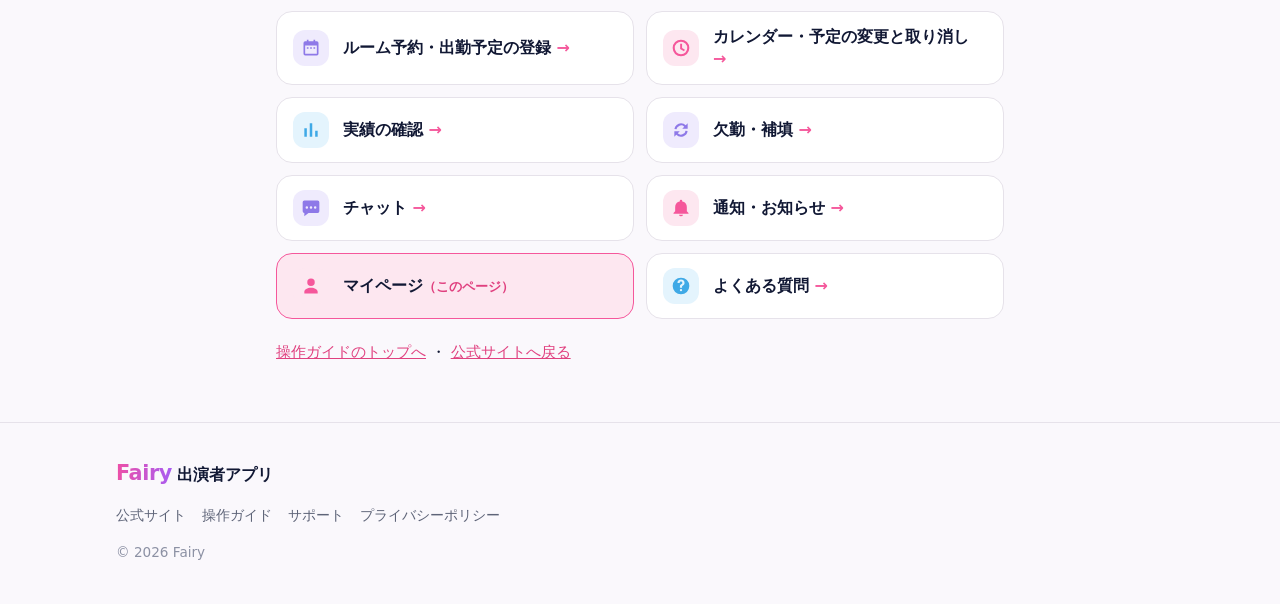
<file: guide/account/index.html>
<!doctype html>
<html lang="ja">
<head>
  <meta charset="utf-8">
  <meta name="viewport" content="width=device-width, initial-scale=1">
  <title>マイページ | Fairy 操作ガイド</title>
  <meta name="description" content="Fairy 出演者アプリのマイページの使い方。アカウント情報、通知設定、パスワードの変更、ログアウト。">
  <meta name="robots" content="noindex">
  <meta name="theme-color" content="#ffffff">
  <meta name="format-detection" content="telephone=no">
  <link rel="icon" type="image/png" href="/assets/img/favicon-64.png">
  <link rel="apple-touch-icon" href="/assets/img/apple-touch-icon.png">
  <link rel="stylesheet" href="/assets/css/site.css">
  <link rel="stylesheet" href="/assets/css/guide.css">
</head>
<body class="guide">
  <a class="skip-link" href="#main">本文へ移動</a>
  <header class="site-header">
    <div class="container header-inner">
      <a class="brand" href="/" aria-label="Fairy 出演者アプリ トップ">
        <img src="/assets/img/app-icon-512.png" alt="" width="36" height="36">
        <span class="brand-word">Fairy</span>
      </a>
      <button class="nav-toggle" type="button" aria-expanded="false" aria-controls="site-nav">
        <span class="nav-toggle-bar"></span><span class="visually-hidden">メニュー</span>
      </button>
      <nav id="site-nav" class="site-nav" aria-label="サイト内">
        <a href="/guide/">操作ガイド</a>
        <a href="/guide/faq/">よくある質問</a>
        <a href="/#download">ダウンロード</a>
        <a href="/#support">サポート</a>
      </nav>
    </div>
  </header>

  <main id="main">
    <section class="guide-hero" aria-labelledby="page-title">
      <div class="container narrow">
        <nav class="breadcrumb" aria-label="現在地"><ol><li><a href="/">公式サイト</a></li><li><a href="/guide/">操作ガイド</a></li><li aria-current="page">マイページ</li></ol></nav>
        <p class="eyebrow">操作ガイド</p>
        <h1 id="page-title">マイページ</h1>
        <p class="lead">アカウント情報の確認、パスワードの変更、通知設定、プライバシーポリシーの確認、ログアウトができます。</p>
        <nav class="guide-toc" aria-label="このページの内容">
          <p class="guide-toc-title">このページの内容</p>
          <ul>
            <li><a href="#info">アカウント情報</a></li>
            <li><a href="#password">パスワードを変更する</a></li>
            <li><a href="#notification-settings">通知設定</a></li>
            <li><a href="#privacy">プライバシーポリシー</a></li>
            <li><a href="#logout">ログアウト</a></li>
          </ul>
        </nav>
      </div>
    </section>
    <section class="section guide-section" id="info" aria-labelledby="info-title">
      <div class="container guide-wide">
        <h2 id="info-title" class="section-title">アカウント情報</h2>
        <div class="guide-split">
          <div>
            <p>画面の下のメニューの「マイページ」で、次の情報を確認できます。</p>
            <dl class="guide-facts">
              <div><dt>表示名</dt><dd>アプリで表示される名前</dd></div>
              <div><dt>所属店舗</dt><dd>所属している店舗</dd></div>
              <div><dt>ログインID</dt><dd>ログインに使う半角数字8桁</dd></div>
              <div><dt>稼働サイト</dt><dd>登録されているサイト</dd></div>
            </dl>
            <div class="notice notice-blue">
              <p class="notice-title">アカウント情報はアプリでは変更できません</p>
              <p>表示名・所属店舗・ログインID・稼働サイトは確認だけです。変更が必要なときは店舗にご相談ください。本名や生年月日は表示されません。</p>
            </div>
          </div>
<figure class="screen-shot"><button class="zoom" type="button" aria-label="画像を拡大: マイページの画面: アカウント情報とアカウント設定"><span class="shot-frame"><img src="/assets/img/guide/s-mypage.jpg" alt="マイページの画面: アカウント情報とアカウント設定" width="600" height="1304" loading="lazy"><span class="mark" style="left:5%;top:22.4%;width:90%;height:40%" aria-hidden="true"></span></span></button><figcaption>マイページ（表示は架空のデータです）</figcaption></figure>
        </div>
      </div>
    </section>
    <section class="section guide-section alt" id="password" aria-labelledby="password-title">
      <div class="container narrow">
        <h2 id="password-title" class="section-title">パスワードを変更する</h2>
        <ol class="steps shot-steps">
          <li class="has-shot"><div class="step-text"><strong>マイページの <span class="ui">パスワードを変更する</span> を押します。</strong></div><figure class="step-shot"><button class="zoom" type="button" aria-label="画像を拡大: パスワードを変更するの行"><span class="shot-frame"><img src="/assets/img/guide/s-mypage.jpg" alt="パスワードを変更するの行" width="600" height="1304" loading="lazy"><span class="mark" style="left:5%;top:70.6%;width:90%;height:5%" aria-hidden="true"></span></span></button></figure></li>
          <li class="has-shot"><div class="step-text"><strong><span class="ui">現在のパスワード</span>、<span class="ui">新しいパスワード</span>、<span class="ui">新しいパスワード（確認）</span> を入力します。</strong><span>目のアイコンで、入力した文字を表示・非表示にできます。</span></div><figure class="step-shot"><button class="zoom" type="button" aria-label="画像を拡大: パスワード変更の画面: 3つの入力欄"><span class="shot-frame"><img src="/assets/img/guide/s-password.jpg" alt="パスワード変更の画面: 3つの入力欄" width="600" height="1304" loading="lazy"><span class="mark" style="left:5%;top:25.4%;width:90%;height:27.1%" aria-hidden="true"></span></span></button></figure></li>
          <li class="has-shot"><div class="step-text"><strong><span class="ui">パスワードを変更</span> を押します。</strong><span>「パスワードを変更しました」と表示されたら完了です。ログインしたまま使い続けられます。</span></div><figure class="step-shot"><button class="zoom" type="button" aria-label="画像を拡大: パスワードを変更のボタン"><span class="shot-frame"><img src="/assets/img/guide/s-password.jpg" alt="パスワードを変更のボタン" width="600" height="1304" loading="lazy"><span class="mark" style="left:5%;top:56.5%;width:90%;height:5.8%" aria-hidden="true"></span></span></button></figure></li>
        </ol>
        <h3 class="sub-title">パスワードの条件</h3>
        <dl class="guide-facts">
          <div><dt>長さ</dt><dd>10〜16文字</dd></div>
          <div><dt>使える文字</dt><dd>半角英数字（A〜Z、a〜z、0〜9）。記号・空白・全角文字は使えません。</dd></div>
          <div><dt>必ず含める文字</dt><dd>大文字・小文字・数字をそれぞれ1文字以上</dd></div>
          <div><dt>使えないパスワード</dt><dd>今のパスワードと同じもの など</dd></div>
        </dl>
        <ul class="message-list">
          <li><q>現在のパスワードが正しくありません。</q><span>今使っているパスワードを入力してください。</span></li>
          <li><q>パスワードが一致しません</q><span>「新しいパスワード」と「新しいパスワード（確認）」に同じものを入力してください。</span></li>
          <li><q>このパスワードは使用できません。別のパスワードを入力してください。</q><span>別のパスワードにしてください。</span></li>
          <li><q>ログインの有効期限が切れました。ログインし直してください。</q><span>ログインし直してから、もう一度変更してください。</span></li>
        </ul>
        <p class="small-note">今のパスワードが分からないときは、<a href="/guide/login/#forgot">パスワードを忘れたとき</a> をご覧ください。</p>
      </div>
    </section>
    <section class="section guide-section" id="notification-settings" aria-labelledby="notification-settings-title">
      <div class="container narrow">
        <h2 id="notification-settings-title" class="section-title">通知設定</h2>
        <ol class="steps shot-steps">
          <li class="has-shot"><div class="step-text"><strong>マイページの「アカウント設定」で <span class="ui">通知設定</span> を押します。</strong><span>端末の通知の状態と、チャット・お知らせ・ルーム・補填の Push 通知のスイッチが表示されます。</span></div><figure class="step-shot"><button class="zoom" type="button" aria-label="画像を拡大: 通知設定の行"><span class="shot-frame"><img src="/assets/img/guide/s-mypage-settings.jpg" alt="通知設定の行" width="600" height="1304" loading="lazy"><span class="mark" style="left:5%;top:57.6%;width:90%;height:5.6%" aria-hidden="true"></span></span></button></figure></li>
        </ol>
        <p>設定の内容と、端末の通知の許可は <a href="/guide/notifications/#settings">通知・お知らせ</a> をご覧ください。</p>
      </div>
    </section>
    <section class="section guide-section alt" id="privacy" aria-labelledby="privacy-title">
      <div class="container narrow">
        <h2 id="privacy-title" class="section-title">プライバシーポリシー</h2>
        <p>マイページの <span class="ui">プライバシーポリシー</span> を押すと、ブラウザでプライバシーポリシーのページが開きます。ログイン画面からも開けます。</p>
        <p><a href="https://privacy.fff-inc.com/">プライバシーポリシーを開く</a></p>
      </div>
    </section>
    <section class="section guide-section" id="logout" aria-labelledby="logout-title">
      <div class="container narrow">
        <h2 id="logout-title" class="section-title">ログアウト</h2>
        <ol class="steps shot-steps">
          <li class="has-shot"><div class="step-text"><strong>マイページのいちばん下の <span class="ui">ログアウト</span> を押します。</strong></div><figure class="step-shot"><button class="zoom" type="button" aria-label="画像を拡大: ログアウトのボタン"><span class="shot-frame"><img src="/assets/img/guide/s-mypage-settings.jpg" alt="ログアウトのボタン" width="600" height="1304" loading="lazy"><span class="mark" style="left:5%;top:75%;width:90%;height:6.2%" aria-hidden="true"></span></span></button></figure></li>
          <li class="has-shot"><div class="step-text"><strong>「ログアウトしますか？」と表示されたら、<span class="ui">ログアウト</span> を押します。</strong><span>やめるときは <span class="ui">キャンセル</span> を押します。</span></div><figure class="step-shot"><button class="zoom" type="button" aria-label="画像を拡大: ログアウトの確認: キャンセルとログアウトのボタン"><span class="shot-frame"><img src="/assets/img/guide/s-logout-dialog.jpg" alt="ログアウトの確認: キャンセルとログアウトのボタン" width="600" height="1304" loading="lazy"><span class="mark" style="left:51.4%;top:51.6%;width:29.3%;height:4.6%" aria-hidden="true"></span></span></button></figure></li>
        </ol>
        <p>ログイン画面に戻ります。次に使うときは、ログインID とパスワードを入力してログインします。ログアウトしている間は、その端末には Push 通知が届きません。</p>
      </div>
    </section>
    <section class="section alt" aria-label="ほかのページ">
      <div class="container narrow">
        <h2 class="guide-menu-title">関連するよくある質問</h2>
        <ul class="related-faq">
          <li><a href="/guide/faq/#q-edit-profile">表示名や所属店舗を変えたい</a></li>
          <li><a href="/guide/faq/#q-password-rule">新しいパスワードが使えない</a></li>
          <li><a href="/guide/faq/#q-forgot">パスワードを忘れました</a></li>
          <li><a href="/guide/faq/#q-push-not-received">Push 通知が届かない</a></li>
        </ul>
        <nav class="guide-pager" aria-label="前後のページ">
          <a class="prev" href="/guide/notifications/"><small>‹ 前のページ</small><span>通知・お知らせ</span></a>
          <a class="next" href="/guide/faq/"><small>次のページ ›</small><span>よくある質問</span></a>
        </nav>
        <h2 class="guide-menu-title">操作ガイドの目次</h2>
        <ul class="topic-grid is-compact">
          <li>
            <a class="topic-card" href="/guide/login/">
              <span class="feature-icon tone-pink" aria-hidden="true"><svg viewBox="0 0 24 24"><path d="M7 15a4.5 4.5 0 1 1 4.33-5.75H22v3.5h-2.25V16h-3.5v-3.25h-4.92A4.5 4.5 0 0 1 7 15zm0-2.5a2 2 0 1 0 0-4 2 2 0 0 0 0 4z"/></svg></span>
              <span class="topic-card-title">はじめての利用・ログイン</span>
              <span class="topic-card-text">最初のパスワードの設定、ログイン、パスワードを忘れたとき</span>
            </a>
          </li>
          <li>
            <a class="topic-card" href="/guide/home/">
              <span class="feature-icon tone-blue" aria-hidden="true"><svg viewBox="0 0 24 24"><path d="M12 3l9 8h-3v9h-5v-6h-2v6H6v-9H3z"/></svg></span>
              <span class="topic-card-title">ホーム画面</span>
              <span class="topic-card-text">今月のポイント、目標、今日・次回の出勤と Room、ベル</span>
            </a>
          </li>
          <li>
            <a class="topic-card" href="/guide/rooms/">
              <span class="feature-icon tone-lavender" aria-hidden="true"><svg viewBox="0 0 24 24"><path d="M7 2v2H5a2 2 0 0 0-2 2v13a2 2 0 0 0 2 2h14a2 2 0 0 0 2-2V6a2 2 0 0 0-2-2h-2V2h-2v2H9V2zm-2 7h14v10H5zm2 2v2h2v-2zm4 0v2h2v-2zm4 0v2h2v-2z"/></svg></span>
              <span class="topic-card-title">ルーム予約・出勤予定の登録</span>
              <span class="topic-card-text">今月の出勤の追加と、翌月の出勤予定の登録</span>
            </a>
          </li>
          <li>
            <a class="topic-card" href="/guide/calendar/">
              <span class="feature-icon tone-pink" aria-hidden="true"><svg viewBox="0 0 24 24"><path d="M12 2a10 10 0 1 0 0 20 10 10 0 0 0 0-20zm0 2.5a7.5 7.5 0 1 1 0 15 7.5 7.5 0 0 1 0-15zM11 7v6.2l4.6 2.7 1.1-1.8-3.4-2V7z"/></svg></span>
              <span class="topic-card-title">カレンダー・予定の変更と取り消し</span>
              <span class="topic-card-text">登録した出勤予定の確認、変更、取り消し</span>
            </a>
          </li>
          <li>
            <a class="topic-card" href="/guide/performance/">
              <span class="feature-icon tone-blue" aria-hidden="true"><svg viewBox="0 0 24 24"><path d="M4 20V10h3v10zm6.5 0V4h3v16zM17 20v-7h3v7z"/></svg></span>
              <span class="topic-card-title">実績の確認</span>
              <span class="topic-card-text">今月の実績と、期間・サイトを選んだポイントの集計</span>
            </a>
          </li>
          <li>
            <a class="topic-card" href="/guide/makeup/">
              <span class="feature-icon tone-lavender" aria-hidden="true"><svg viewBox="0 0 24 24"><path d="M12 4a8 8 0 0 0-7.92 6.86l2.48.36A5.5 5.5 0 0 1 15.9 8.1L13.5 10.5H20V4l-2.3 2.3A7.96 7.96 0 0 0 12 4zm7.92 9.14l-2.48-.36A5.5 5.5 0 0 1 8.1 15.9l2.4-2.4H4V20l2.3-2.3A8 8 0 0 0 19.92 13.14z"/></svg></span>
              <span class="topic-card-title">欠勤・補填</span>
              <span class="topic-card-text">補填のお知らせと、補填日の登録</span>
            </a>
          </li>
          <li>
            <a class="topic-card" href="/guide/chat/">
              <span class="feature-icon tone-lavender" aria-hidden="true"><svg viewBox="0 0 24 24"><path d="M4 3h16a2 2 0 0 1 2 2v11a2 2 0 0 1-2 2H9l-5 4v-4a2 2 0 0 1-2-2V5a2 2 0 0 1 2-2zm3 7a1.5 1.5 0 1 0 0 3 1.5 1.5 0 0 0 0-3zm5 0a1.5 1.5 0 1 0 0 3 1.5 1.5 0 0 0 0-3zm5 0a1.5 1.5 0 1 0 0 3 1.5 1.5 0 0 0 0-3z"/></svg></span>
              <span class="topic-card-title">チャット</span>
              <span class="topic-card-text">店舗とのメッセージ・画像のやり取り、既読、送信の取り消し</span>
            </a>
          </li>
          <li>
            <a class="topic-card" href="/guide/notifications/">
              <span class="feature-icon tone-pink" aria-hidden="true"><svg viewBox="0 0 24 24"><path d="M12 22a2.5 2.5 0 0 0 2.45-2h-4.9A2.5 2.5 0 0 0 12 22zm7-6V11a7 7 0 0 0-5.5-6.84V3.5a1.5 1.5 0 0 0-3 0v.66A7 7 0 0 0 5 11v5l-2 2v1h18v-1z"/></svg></span>
              <span class="topic-card-title">通知・お知らせ</span>
              <span class="topic-card-text">ベル、お知らせ、Push 通知、通知設定</span>
            </a>
          </li>
          <li>
            <a class="topic-card" href="/guide/account/" aria-current="page">
              <span class="feature-icon tone-pink" aria-hidden="true"><svg viewBox="0 0 24 24"><path d="M12 12a4.5 4.5 0 1 0 0-9 4.5 4.5 0 0 0 0 9zm0 2c-4.42 0-8 2.24-8 5v2h16v-2c0-2.76-3.58-5-8-5z"/></svg></span>
              <span class="topic-card-title">マイページ</span>
              <span class="topic-card-text">アカウント情報、通知設定、パスワードの変更、ログアウト</span>
            </a>
          </li>
          <li>
            <a class="topic-card" href="/guide/faq/">
              <span class="feature-icon tone-blue" aria-hidden="true"><svg viewBox="0 0 24 24"><path d="M12 2a10 10 0 1 0 0 20 10 10 0 0 0 0-20zm0 16.25a1.4 1.4 0 1 1 0-2.8 1.4 1.4 0 0 1 0 2.8zm1.3-5.1V14h-2.6v-1.6c0-1.2.8-1.9 1.7-2.45.75-.45 1.25-.85 1.25-1.6a1.65 1.65 0 0 0-3.3 0H7.75a4.25 4.25 0 0 1 8.5 0c0 1.85-1.2 2.75-2.25 3.3-.45.25-.7.45-.7.5z"/></svg></span>
              <span class="topic-card-title">よくある質問</span>
              <span class="topic-card-text">困ったときの確認事項</span>
            </a>
          </li>
        </ul>
        <p class="guide-back"><a href="/guide/">操作ガイドのトップへ</a> ・ <a href="/">公式サイトへ戻る</a></p>
      </div>
    </section>
  </main>

  <footer class="site-footer">
    <div class="container footer-inner">
      <p class="footer-brand"><span class="logo-text">Fairy</span> 出演者アプリ</p>
      <nav class="footer-nav" aria-label="フッター">
        <a href="/">公式サイト</a>
        <a href="/guide/">操作ガイド</a>
        <a href="https://privacy.fff-inc.com/support/">サポート</a>
        <a href="https://privacy.fff-inc.com/">プライバシーポリシー</a>
      </nav>
      <p class="copyright">&copy; <span data-year>2026</span> Fairy</p>
    </div>
  </footer>

  <script src="/assets/js/site.js"></script>
  <script src="/assets/js/guide.js"></script>
</body>
</html>
</file>
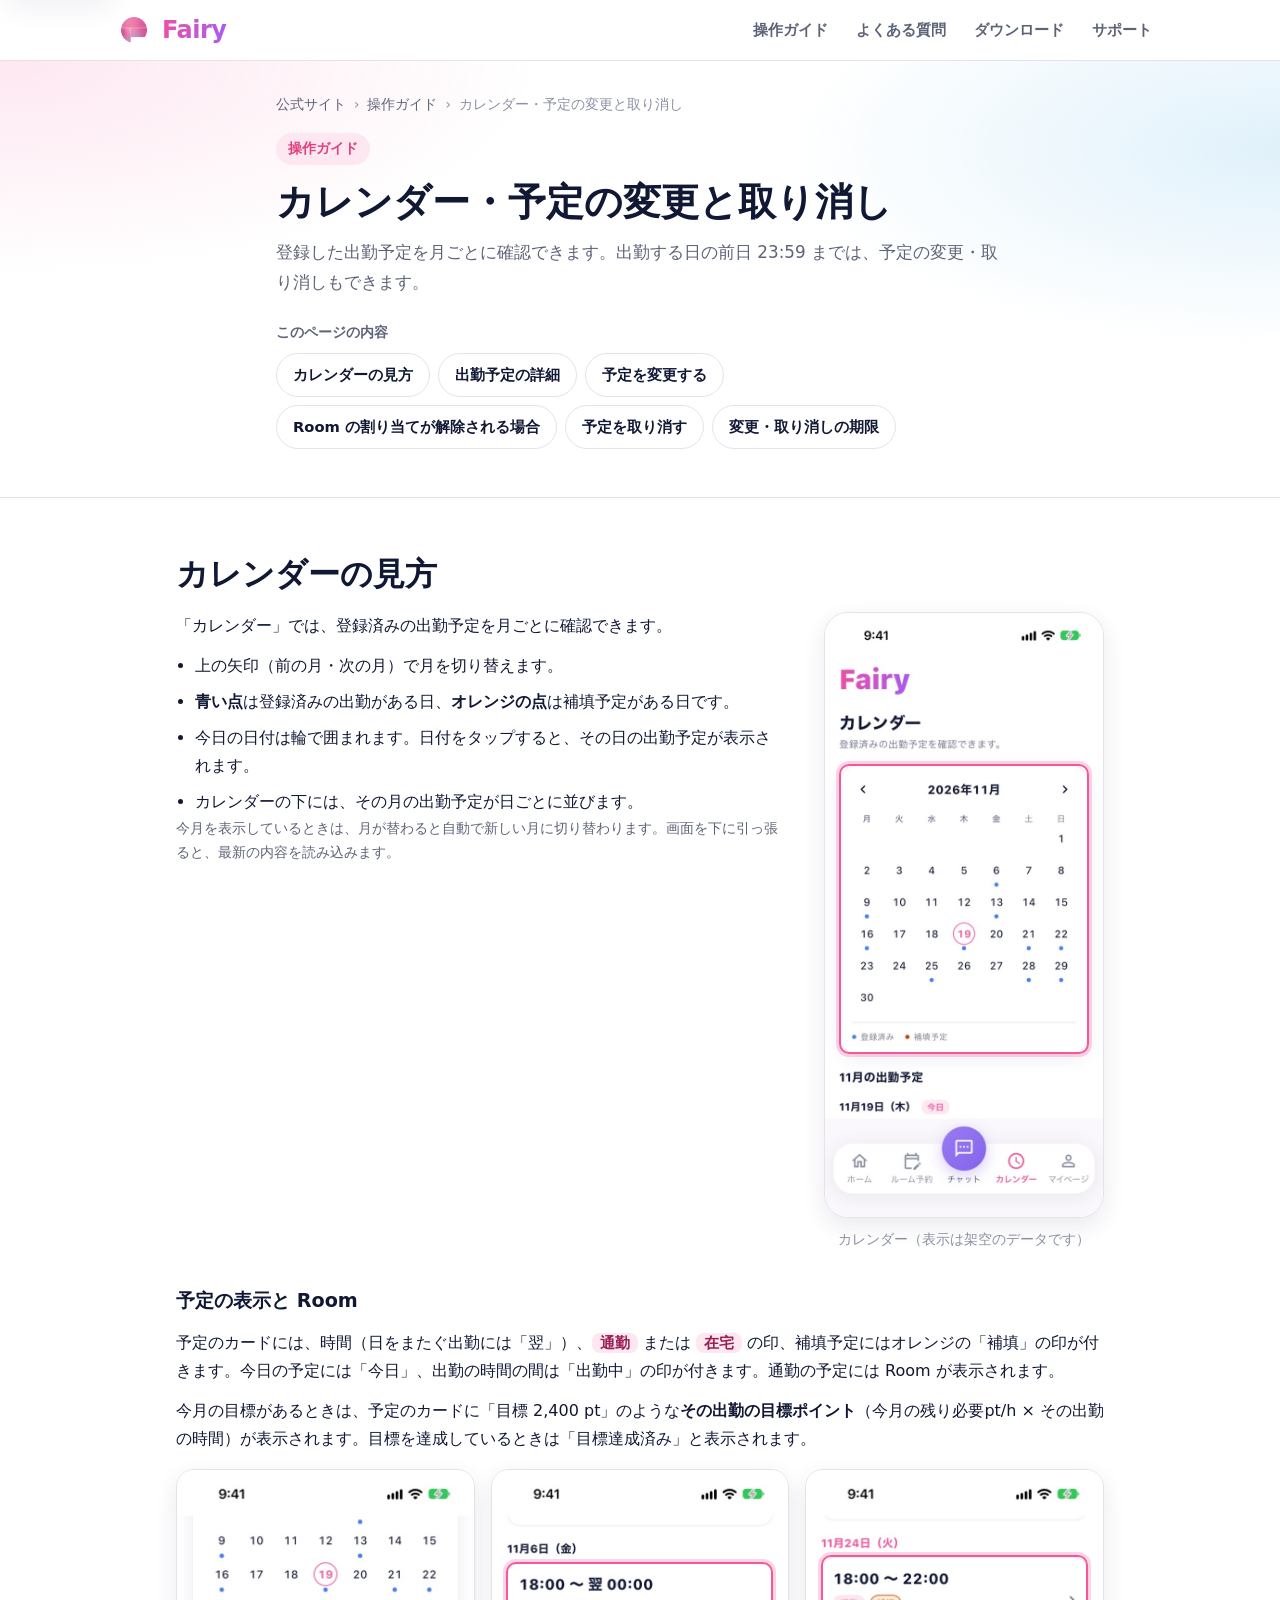
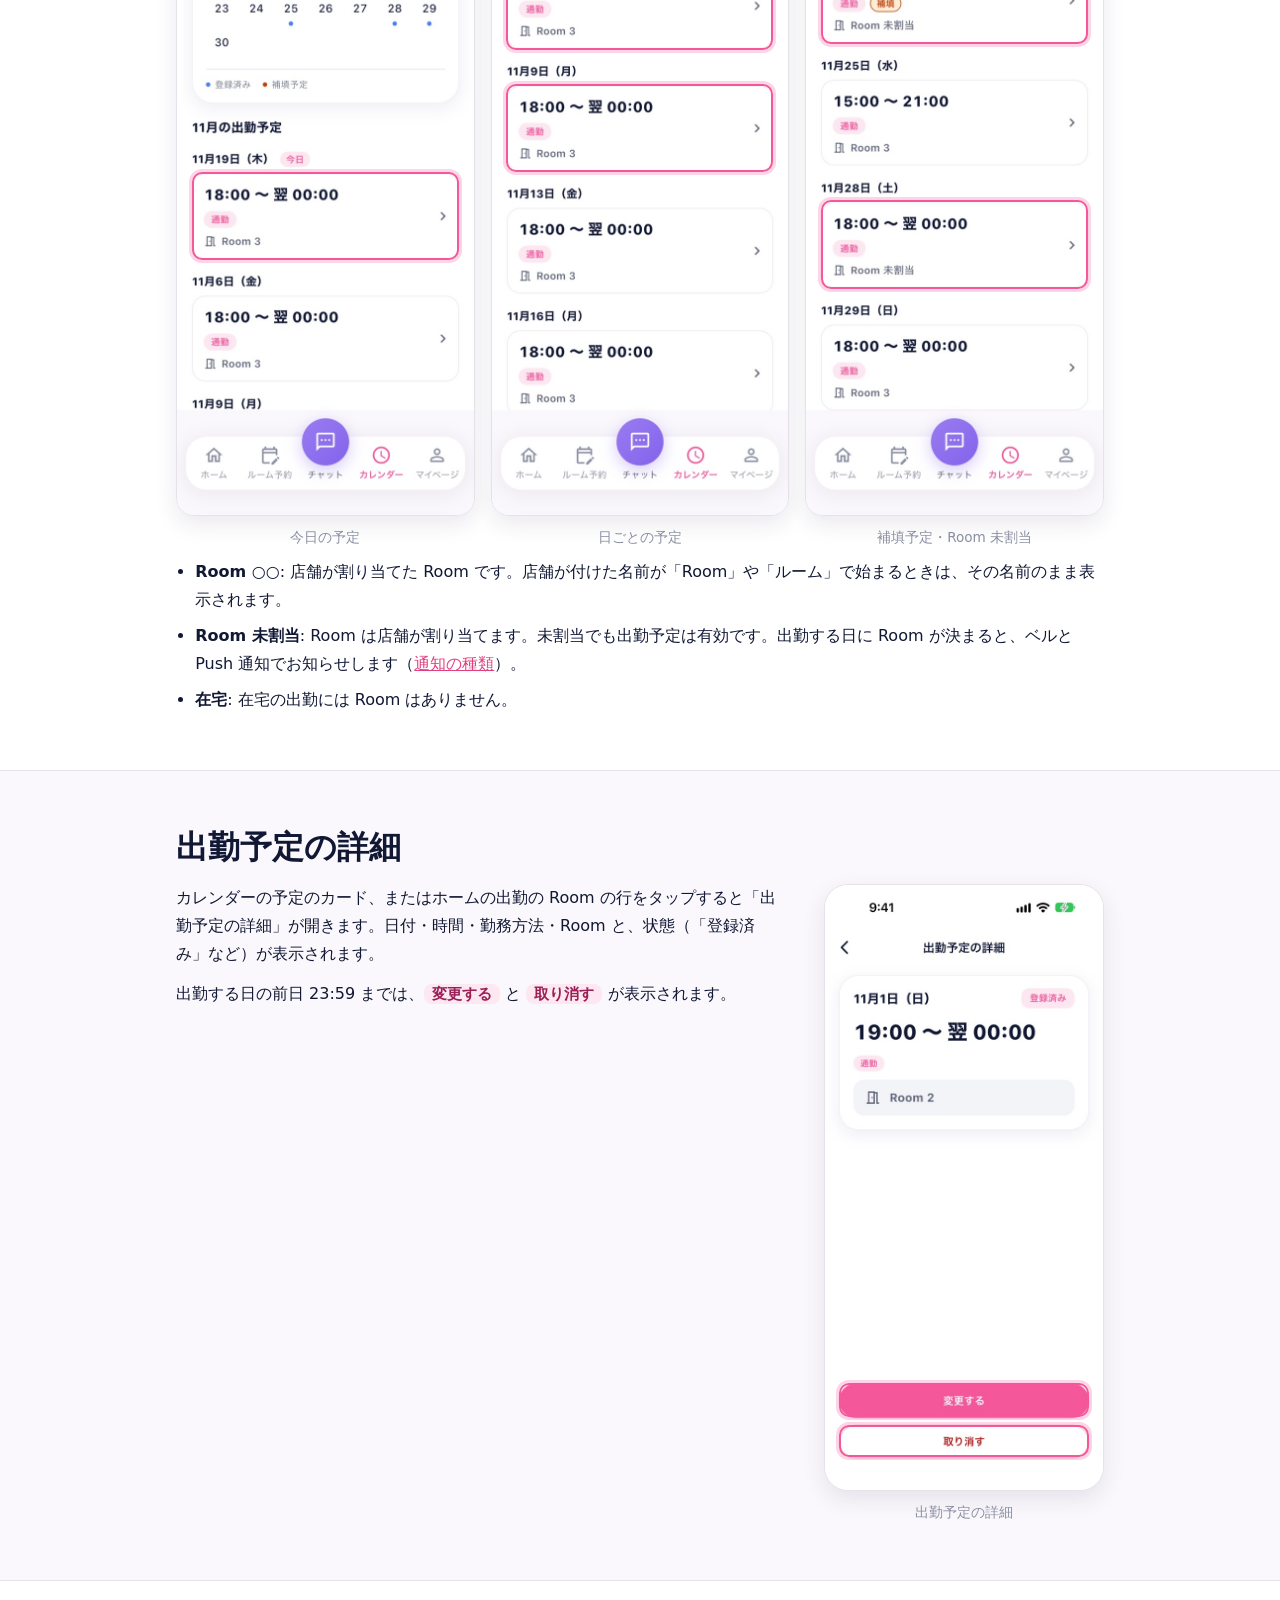
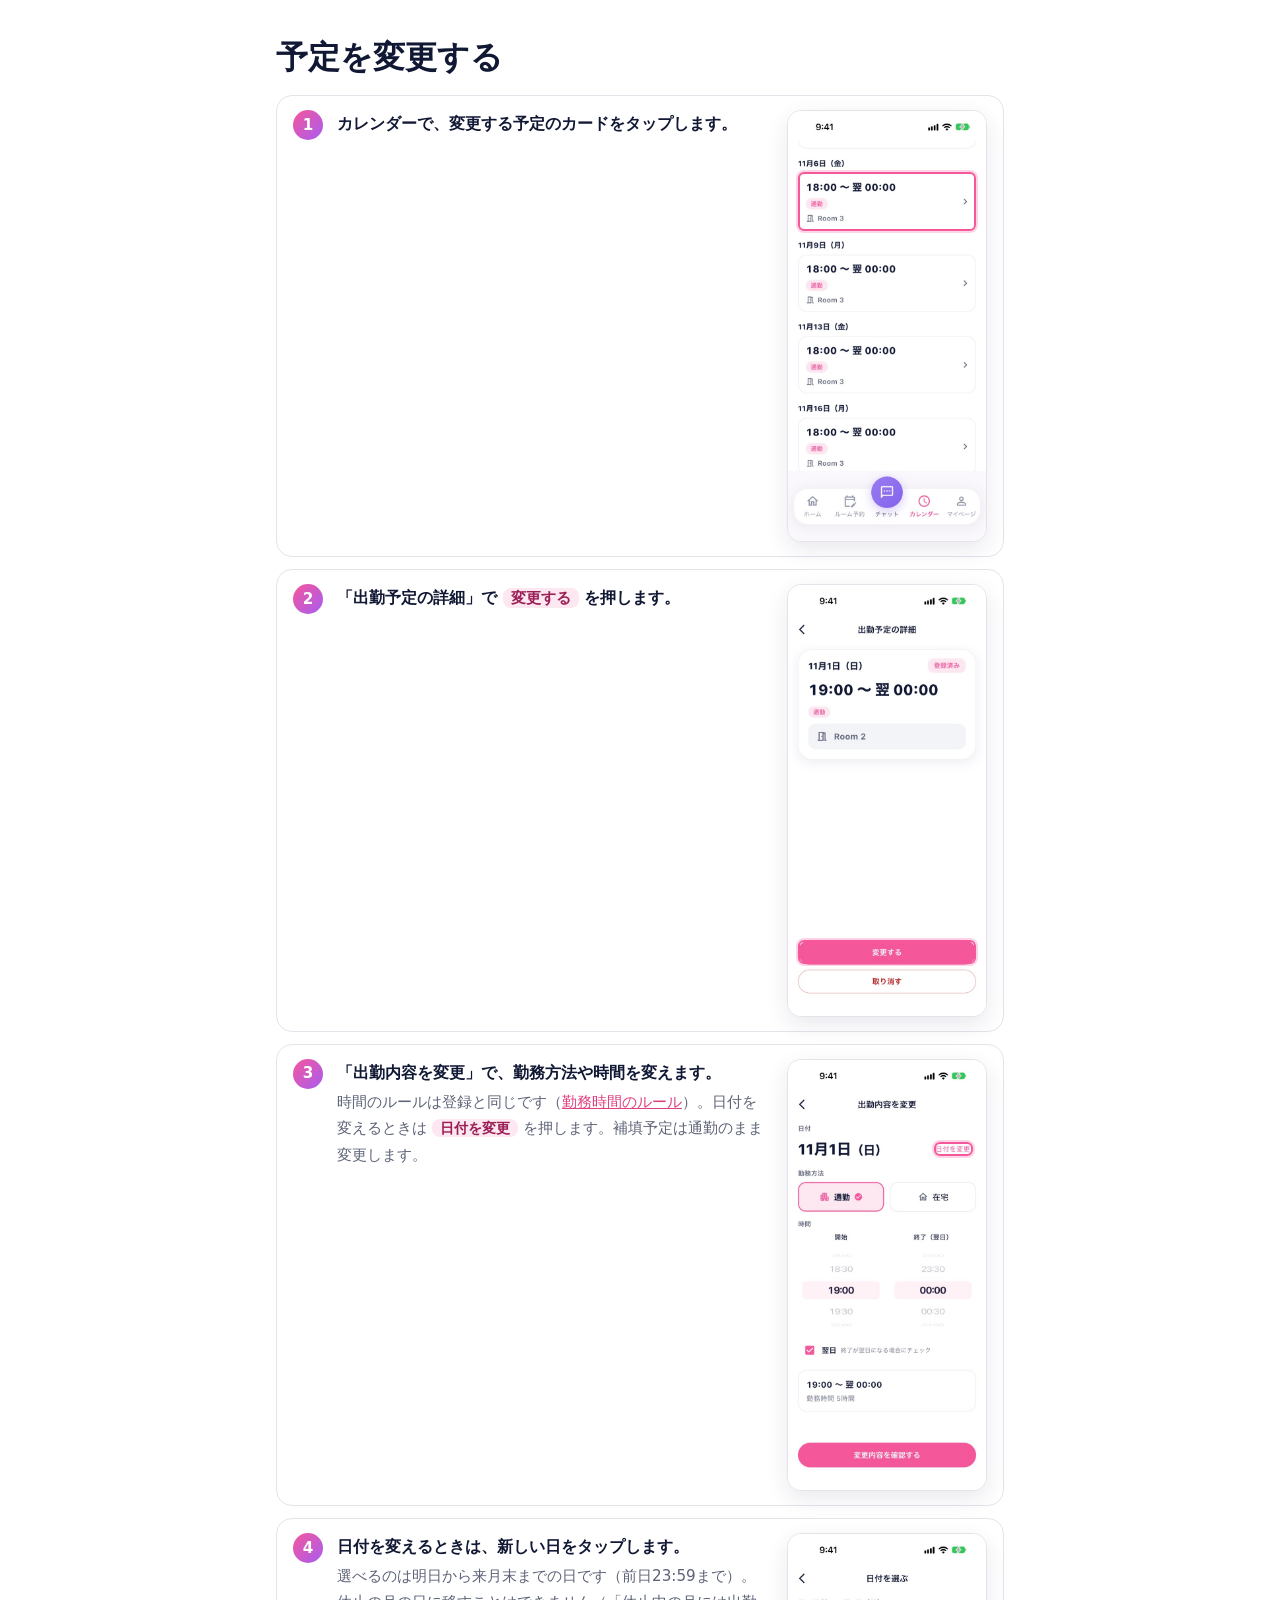
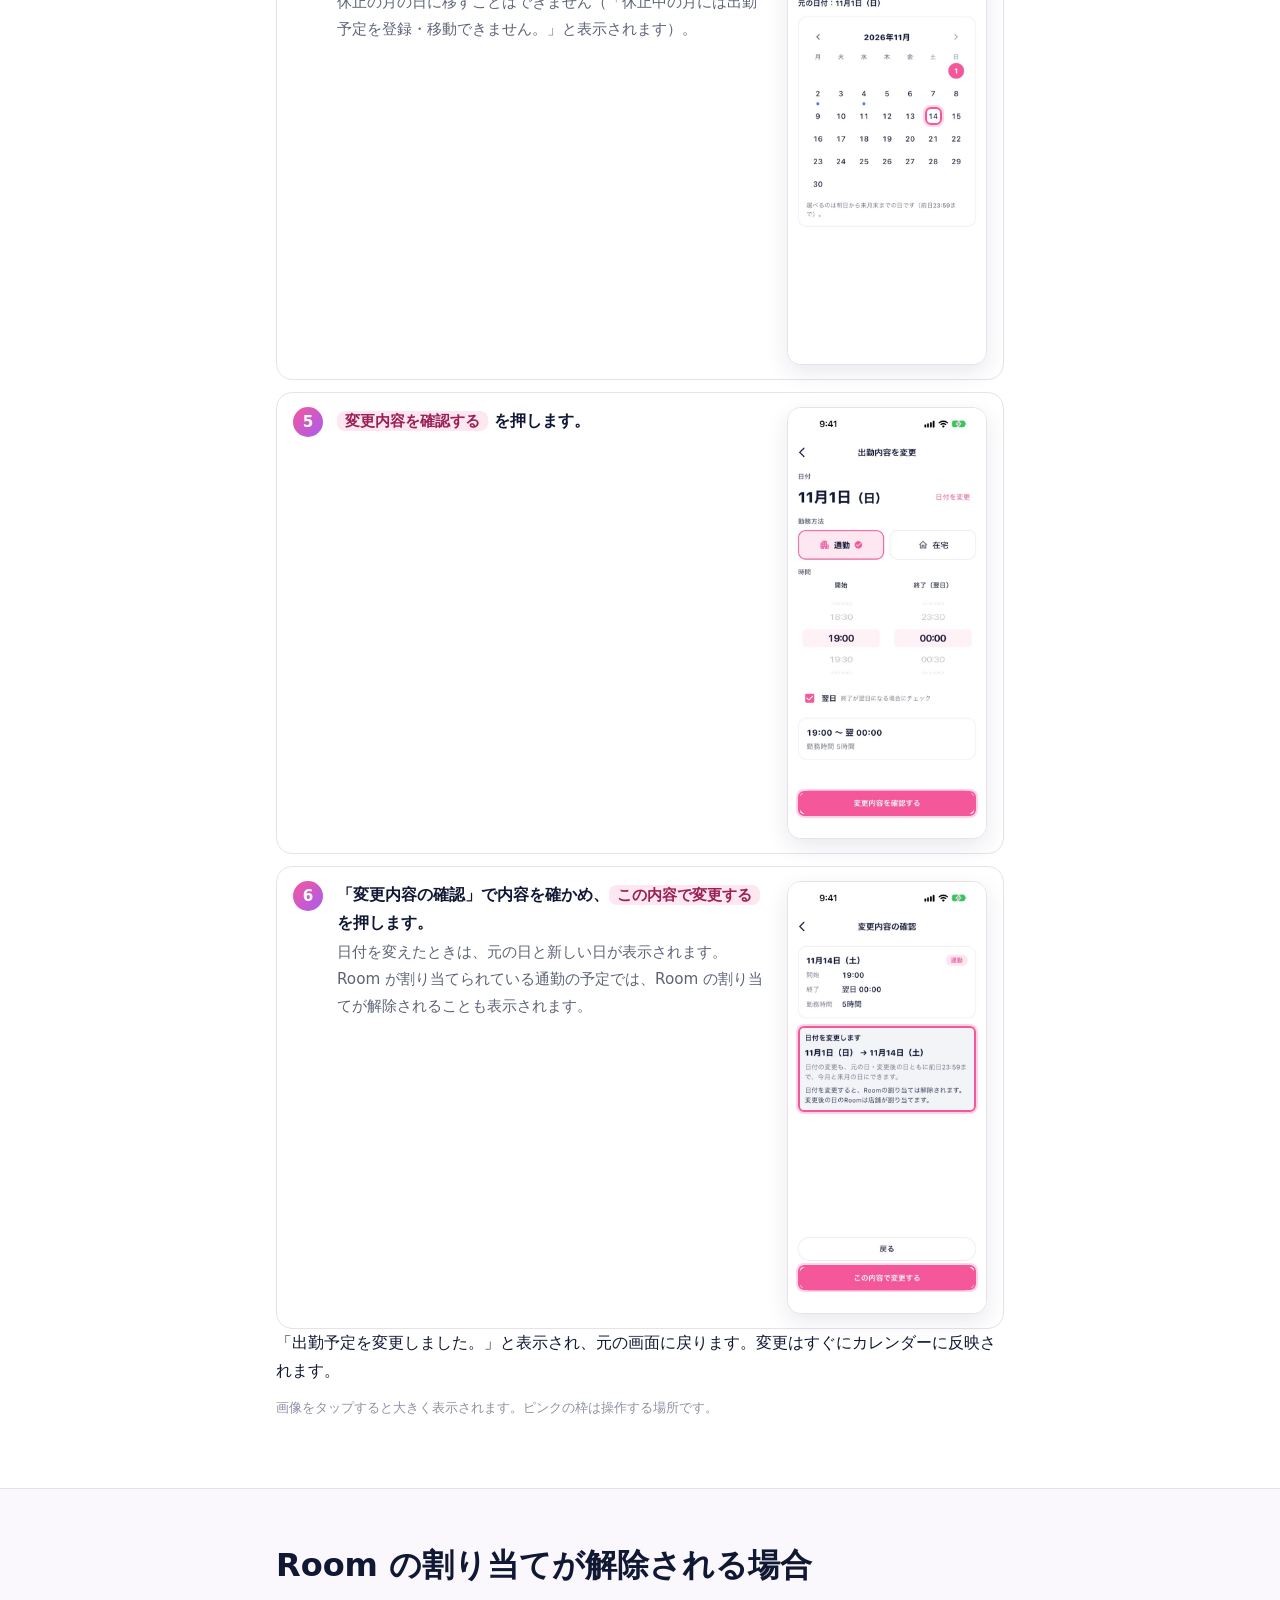
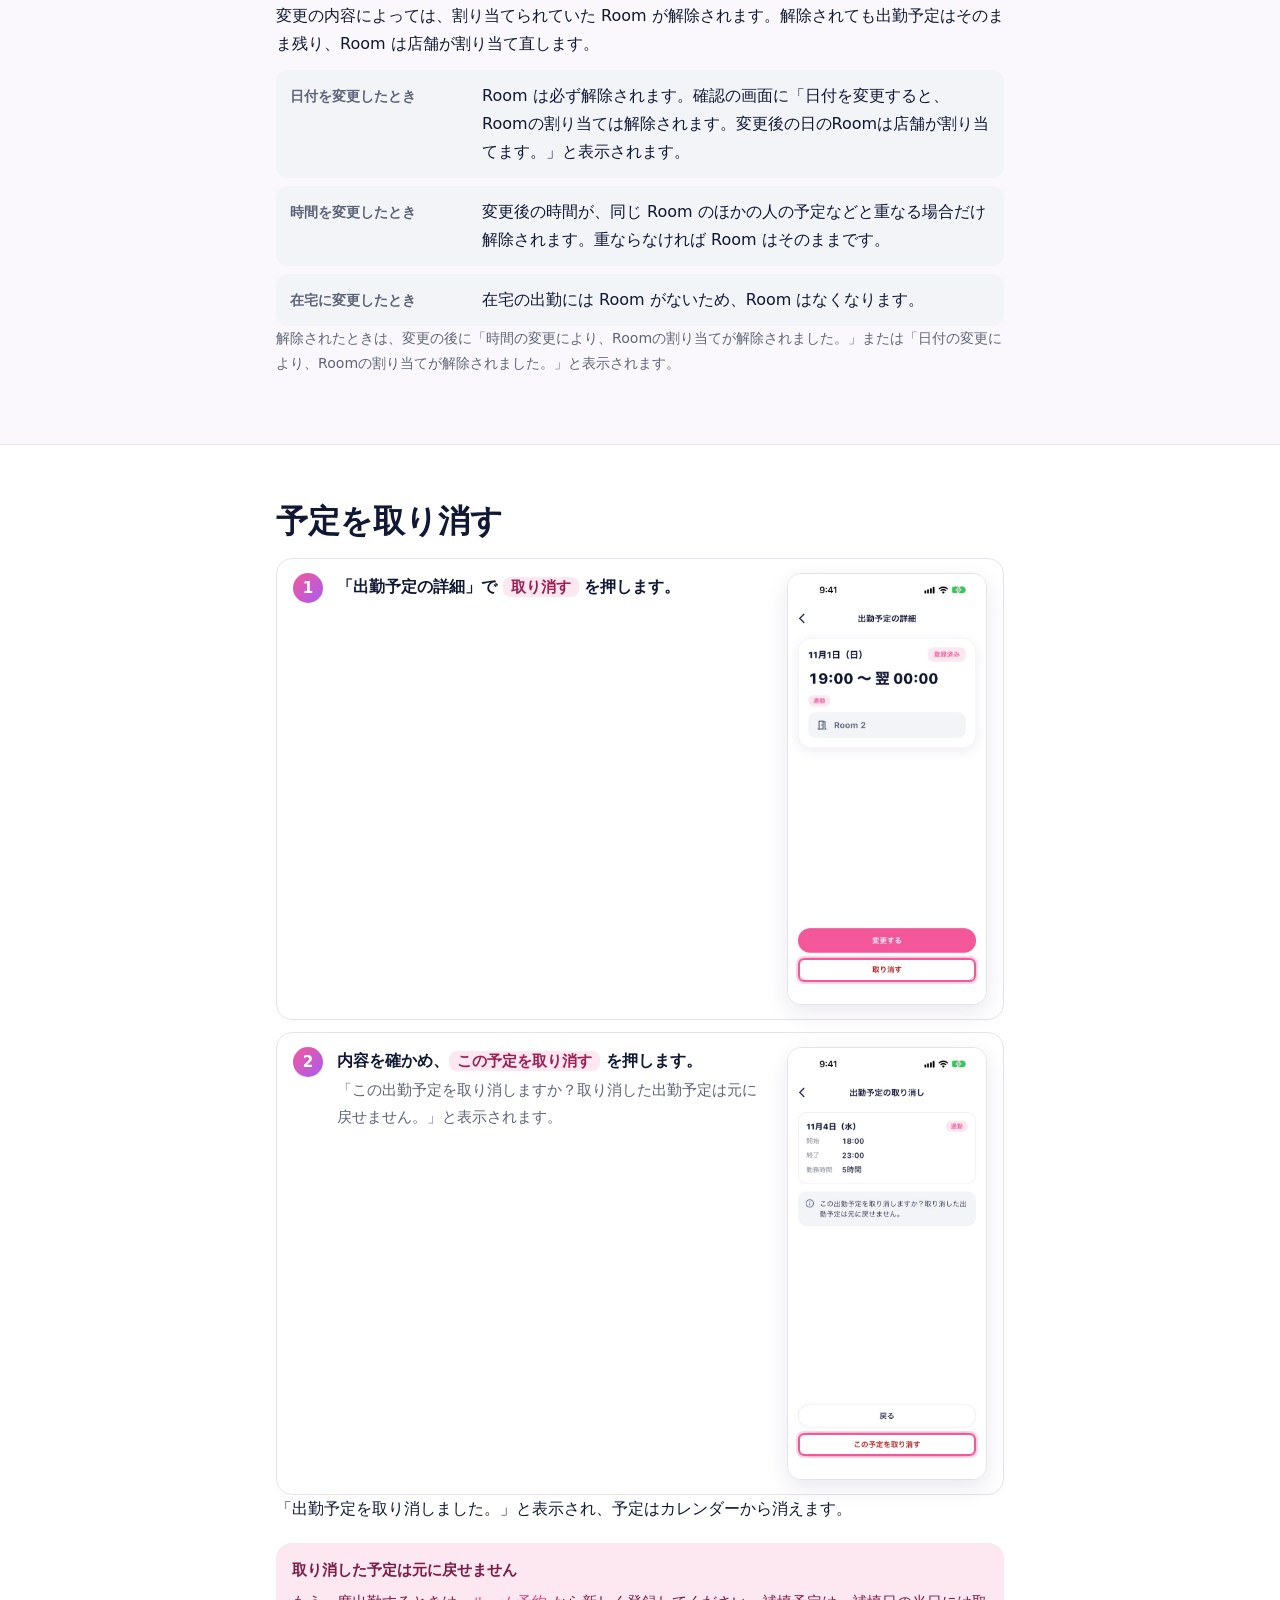
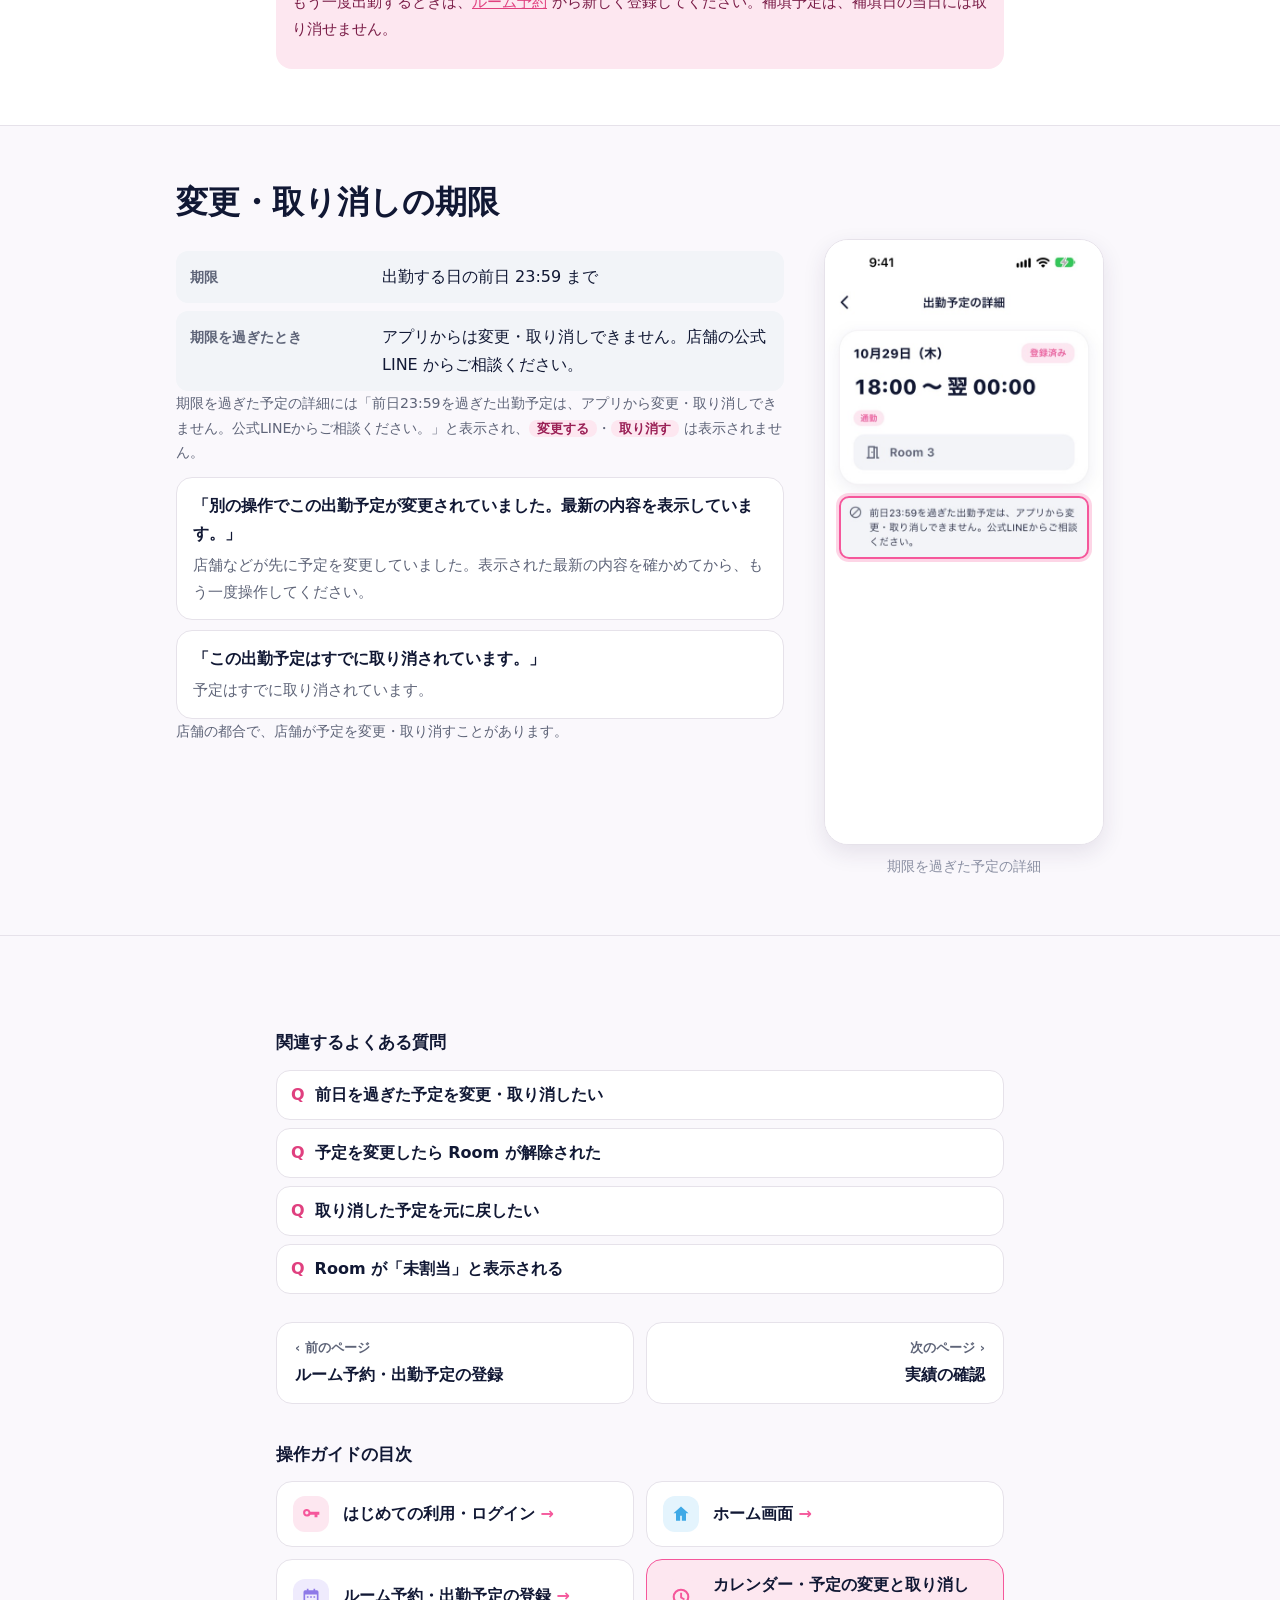
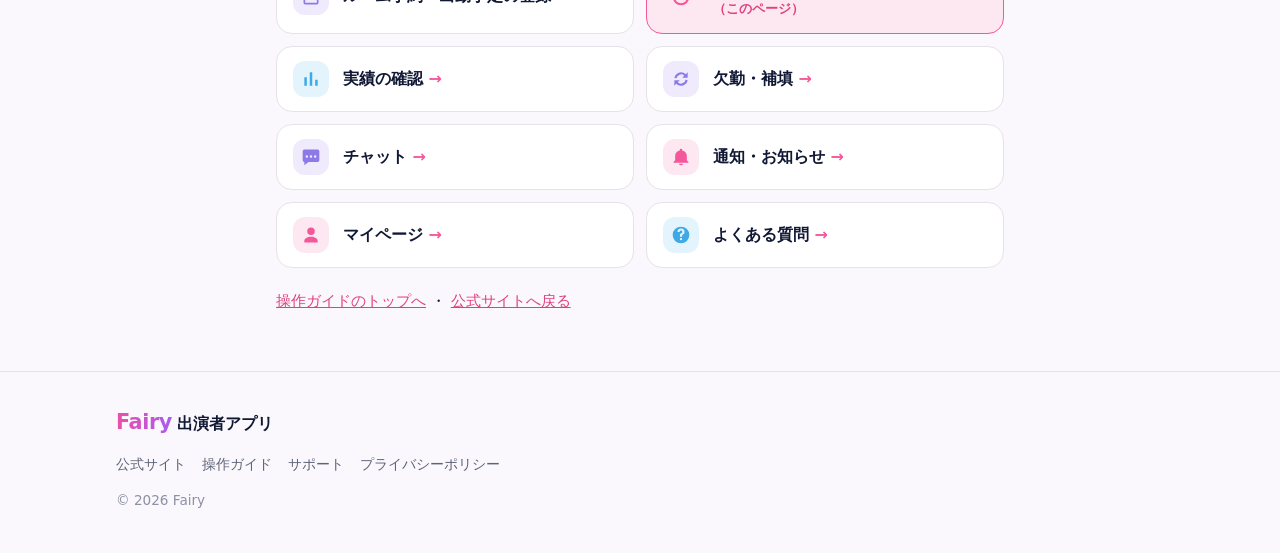
<file: guide/calendar/index.html>
<!doctype html>
<html lang="ja">
<head>
  <meta charset="utf-8">
  <meta name="viewport" content="width=device-width, initial-scale=1">
  <title>カレンダー・予定の変更と取り消し | Fairy 操作ガイド</title>
  <meta name="description" content="Fairy 出演者アプリのカレンダーの使い方。出勤予定の確認、変更、取り消しと期限。">
  <meta name="robots" content="noindex">
  <meta name="theme-color" content="#ffffff">
  <meta name="format-detection" content="telephone=no">
  <link rel="icon" type="image/png" href="/assets/img/favicon-64.png">
  <link rel="apple-touch-icon" href="/assets/img/apple-touch-icon.png">
  <link rel="stylesheet" href="/assets/css/site.css">
  <link rel="stylesheet" href="/assets/css/guide.css">
</head>
<body class="guide">
  <a class="skip-link" href="#main">本文へ移動</a>
  <header class="site-header">
    <div class="container header-inner">
      <a class="brand" href="/" aria-label="Fairy 出演者アプリ トップ">
        <img src="/assets/img/app-icon-512.png" alt="" width="36" height="36">
        <span class="brand-word">Fairy</span>
      </a>
      <button class="nav-toggle" type="button" aria-expanded="false" aria-controls="site-nav">
        <span class="nav-toggle-bar"></span><span class="visually-hidden">メニュー</span>
      </button>
      <nav id="site-nav" class="site-nav" aria-label="サイト内">
        <a href="/guide/">操作ガイド</a>
        <a href="/guide/faq/">よくある質問</a>
        <a href="/#download">ダウンロード</a>
        <a href="/#support">サポート</a>
      </nav>
    </div>
  </header>

  <main id="main">
    <section class="guide-hero" aria-labelledby="page-title">
      <div class="container narrow">
        <nav class="breadcrumb" aria-label="現在地"><ol><li><a href="/">公式サイト</a></li><li><a href="/guide/">操作ガイド</a></li><li aria-current="page">カレンダー・予定の変更と取り消し</li></ol></nav>
        <p class="eyebrow">操作ガイド</p>
        <h1 id="page-title">カレンダー・予定の変更と取り消し</h1>
        <p class="lead">登録した出勤予定を月ごとに確認できます。出勤する日の前日 23:59 までは、予定の変更・取り消しもできます。</p>
        <nav class="guide-toc" aria-label="このページの内容">
          <p class="guide-toc-title">このページの内容</p>
          <ul>
            <li><a href="#view">カレンダーの見方</a></li>
            <li><a href="#detail">出勤予定の詳細</a></li>
            <li><a href="#change">予定を変更する</a></li>
            <li><a href="#room-release">Room の割り当てが解除される場合</a></li>
            <li><a href="#cancel">予定を取り消す</a></li>
            <li><a href="#limit">変更・取り消しの期限</a></li>
          </ul>
        </nav>
      </div>
    </section>
    <section class="section guide-section" id="view" aria-labelledby="view-title">
      <div class="container guide-wide">
        <h2 id="view-title" class="section-title">カレンダーの見方</h2>
        <div class="guide-split">
          <div>
            <p>「カレンダー」では、登録済みの出勤予定を月ごとに確認できます。</p>
            <ul class="plain-list">
              <li>上の矢印（前の月・次の月）で月を切り替えます。</li>
              <li><strong>青い点</strong>は登録済みの出勤がある日、<strong>オレンジの点</strong>は補填予定がある日です。</li>
              <li>今日の日付は輪で囲まれます。日付をタップすると、その日の出勤予定が表示されます。</li>
              <li>カレンダーの下には、その月の出勤予定が日ごとに並びます。</li>
            </ul>
            <p class="small-note">今月を表示しているときは、月が替わると自動で新しい月に切り替わります。画面を下に引っ張ると、最新の内容を読み込みます。</p>
          </div>
<figure class="screen-shot"><button class="zoom" type="button" aria-label="画像を拡大: カレンダーの画面: 月のカレンダーと、日ごとの出勤予定"><span class="shot-frame"><img src="/assets/img/guide/s-cal-top.jpg" alt="カレンダーの画面: 月のカレンダーと、日ごとの出勤予定" width="600" height="1304" loading="lazy"><span class="mark" style="left:5%;top:25%;width:90%;height:48%" aria-hidden="true"></span></span></button><figcaption>カレンダー（表示は架空のデータです）</figcaption></figure>
        </div>
        <h3 class="sub-title">予定の表示と Room</h3>
        <p>予定のカードには、時間（日をまたぐ出勤には「翌」）、<span class="ui">通勤</span> または <span class="ui">在宅</span> の印、補填予定にはオレンジの「補填」の印が付きます。今日の予定には「今日」、出勤の時間の間は「出勤中」の印が付きます。通勤の予定には Room が表示されます。</p>
        <p>今月の目標があるときは、予定のカードに「目標 2,400 pt」のような<strong>その出勤の目標ポイント</strong>（今月の残り必要pt/h × その出勤の時間）が表示されます。目標を達成しているときは「目標達成済み」と表示されます。</p>
        <div class="screen-row">
<figure class="screen-shot"><button class="zoom" type="button" aria-label="画像を拡大: 今日の予定のカード: 今日の印、通勤、Room 3"><span class="shot-frame"><img src="/assets/img/guide/s-cal-list.jpg" alt="今日の予定のカード: 今日の印、通勤、Room 3" width="600" height="1304" loading="lazy"><span class="mark" style="left:5%;top:46.8%;width:90%;height:13.6%" aria-hidden="true"></span></span></button><figcaption>今日の予定</figcaption></figure>
<figure class="screen-shot"><button class="zoom" type="button" aria-label="画像を拡大: 日ごとの予定のカード: 時間、通勤、Room"><span class="shot-frame"><img src="/assets/img/guide/s-cal-cards.jpg" alt="日ごとの予定のカード: 時間、通勤、Room" width="600" height="1304" loading="lazy"><span class="mark" style="left:5%;top:14.3%;width:90%;height:13.6%" aria-hidden="true"></span><span class="mark" style="left:5%;top:33.2%;width:90%;height:13.6%" aria-hidden="true"></span></span></button><figcaption>日ごとの予定</figcaption></figure>
<figure class="screen-shot"><button class="zoom" type="button" aria-label="画像を拡大: 補填予定のカードと、Room 未割当のカード"><span class="shot-frame"><img src="/assets/img/guide/s-cal-makeup.jpg" alt="補填予定のカード（通勤・補填・Room 未割当）と、Room 未割当のカード" width="600" height="1304" loading="lazy"><span class="mark" style="left:5%;top:13.2%;width:90%;height:13.8%" aria-hidden="true"></span><span class="mark" style="left:5%;top:51.2%;width:90%;height:13.8%" aria-hidden="true"></span></span></button><figcaption>補填予定・Room 未割当</figcaption></figure>
        </div>
        <ul class="plain-list">
          <li><strong>Room ○○</strong>: 店舗が割り当てた Room です。店舗が付けた名前が「Room」や「ルーム」で始まるときは、その名前のまま表示されます。</li>
          <li><strong>Room 未割当</strong>: Room は店舗が割り当てます。未割当でも出勤予定は有効です。出勤する日に Room が決まると、ベルと Push 通知でお知らせします（<a href="/guide/notifications/#kinds">通知の種類</a>）。</li>
          <li><strong>在宅</strong>: 在宅の出勤には Room はありません。</li>
        </ul>
      </div>
    </section>
    <section class="section guide-section alt" id="detail" aria-labelledby="detail-title">
      <div class="container guide-wide">
        <h2 id="detail-title" class="section-title">出勤予定の詳細</h2>
        <div class="guide-split">
          <div>
            <p>カレンダーの予定のカード、またはホームの出勤の Room の行をタップすると「出勤予定の詳細」が開きます。日付・時間・勤務方法・Room と、状態（「登録済み」など）が表示されます。</p>
            <p>出勤する日の前日 23:59 までは、<span class="ui">変更する</span> と <span class="ui">取り消す</span> が表示されます。</p>
          </div>
<figure class="screen-shot"><button class="zoom" type="button" aria-label="画像を拡大: 出勤予定の詳細: 変更すると取り消すのボタン"><span class="shot-frame"><img src="/assets/img/guide/s-cal-detail.jpg" alt="出勤予定の詳細: 変更すると取り消すのボタン" width="600" height="1304" loading="lazy"><span class="mark" style="left:5%;top:82.4%;width:90%;height:5.6%" aria-hidden="true"></span><span class="mark" style="left:5%;top:89.3%;width:90%;height:5.4%" aria-hidden="true"></span></span></button><figcaption>出勤予定の詳細</figcaption></figure>
        </div>
      </div>
    </section>
    <section class="section guide-section" id="change" aria-labelledby="change-title">
      <div class="container narrow">
        <h2 id="change-title" class="section-title">予定を変更する</h2>
        <ol class="steps shot-steps">
          <li class="has-shot"><div class="step-text"><strong>カレンダーで、変更する予定のカードをタップします。</strong></div><figure class="step-shot"><button class="zoom" type="button" aria-label="画像を拡大: 予定のカードをタップ"><span class="shot-frame"><img src="/assets/img/guide/s-cal-cards.jpg" alt="予定のカードをタップ" width="600" height="1304" loading="lazy"><span class="mark" style="left:5%;top:14.3%;width:90%;height:13.6%" aria-hidden="true"></span></span></button></figure></li>
          <li class="has-shot"><div class="step-text"><strong>「出勤予定の詳細」で <span class="ui">変更する</span> を押します。</strong></div><figure class="step-shot"><button class="zoom" type="button" aria-label="画像を拡大: 変更するのボタン"><span class="shot-frame"><img src="/assets/img/guide/s-cal-detail.jpg" alt="変更するのボタン" width="600" height="1304" loading="lazy"><span class="mark" style="left:5%;top:82.4%;width:90%;height:5.6%" aria-hidden="true"></span></span></button></figure></li>
          <li class="has-shot"><div class="step-text"><strong>「出勤内容を変更」で、勤務方法や時間を変えます。</strong><span>時間のルールは登録と同じです（<a href="/guide/rooms/#rules">勤務時間のルール</a>）。日付を変えるときは <span class="ui">日付を変更</span> を押します。補填予定は通勤のまま変更します。</span></div><figure class="step-shot"><button class="zoom" type="button" aria-label="画像を拡大: 出勤内容を変更の画面: 日付を変更"><span class="shot-frame"><img src="/assets/img/guide/s-cal-change-form.jpg" alt="出勤内容を変更の画面: 日付を変更" width="600" height="1304" loading="lazy"><span class="mark" style="left:73.5%;top:19.2%;width:20%;height:3.2%" aria-hidden="true"></span></span></button></figure></li>
          <li class="has-shot"><div class="step-text"><strong>日付を変えるときは、新しい日をタップします。</strong><span>選べるのは明日から来月末までの日です（前日23:59まで）。休止の月の日に移すことはできません（「休止中の月には出勤予定を登録・移動できません。」と表示されます）。</span></div><figure class="step-shot"><button class="zoom" type="button" aria-label="画像を拡大: 日付を選ぶ画面"><span class="shot-frame"><img src="/assets/img/guide/s-cal-change-date.jpg" alt="日付を選ぶ画面" width="600" height="1304" loading="lazy"><span class="mark" style="left:69%;top:40.3%;width:8.6%;height:4.2%" aria-hidden="true"></span></span></button></figure></li>
          <li class="has-shot"><div class="step-text"><strong><span class="ui">変更内容を確認する</span> を押します。</strong></div><figure class="step-shot"><button class="zoom" type="button" aria-label="画像を拡大: 変更内容を確認するのボタン"><span class="shot-frame"><img src="/assets/img/guide/s-cal-change-form.jpg" alt="変更内容を確認するのボタン" width="600" height="1304" loading="lazy"><span class="mark" style="left:5%;top:89%;width:90%;height:5.7%" aria-hidden="true"></span></span></button></figure></li>
          <li class="has-shot"><div class="step-text"><strong>「変更内容の確認」で内容を確かめ、<span class="ui">この内容で変更する</span> を押します。</strong><span>日付を変えたときは、元の日と新しい日が表示されます。Room が割り当てられている通勤の予定では、Room の割り当てが解除されることも表示されます。</span></div><figure class="step-shot"><button class="zoom" type="button" aria-label="画像を拡大: 変更内容の確認の画面: 日付を変更します、この内容で変更する"><span class="shot-frame"><img src="/assets/img/guide/s-cal-change-confirm.jpg" alt="変更内容の確認の画面: 日付を変更します、この内容で変更する" width="600" height="1304" loading="lazy"><span class="mark" style="left:5%;top:33.4%;width:90%;height:20%" aria-hidden="true"></span><span class="mark" style="left:5%;top:89%;width:90%;height:5.7%" aria-hidden="true"></span></span></button></figure></li>
        </ol>
        <p>「出勤予定を変更しました。」と表示され、元の画面に戻ります。変更はすぐにカレンダーに反映されます。</p>
        <p class="shot-hint">画像をタップすると大きく表示されます。ピンクの枠は操作する場所です。</p>
      </div>
    </section>
    <section class="section guide-section alt" id="room-release" aria-labelledby="room-release-title">
      <div class="container narrow">
        <h2 id="room-release-title" class="section-title">Room の割り当てが解除される場合</h2>
        <p>変更の内容によっては、割り当てられていた Room が解除されます。解除されても出勤予定はそのまま残り、Room は店舗が割り当て直します。</p>
        <dl class="guide-facts">
          <div><dt>日付を変更したとき</dt><dd>Room は必ず解除されます。確認の画面に「日付を変更すると、Roomの割り当ては解除されます。変更後の日のRoomは店舗が割り当てます。」と表示されます。</dd></div>
          <div><dt>時間を変更したとき</dt><dd>変更後の時間が、同じ Room のほかの人の予定などと重なる場合だけ解除されます。重ならなければ Room はそのままです。</dd></div>
          <div><dt>在宅に変更したとき</dt><dd>在宅の出勤には Room がないため、Room はなくなります。</dd></div>
        </dl>
        <p class="small-note">解除されたときは、変更の後に「時間の変更により、Roomの割り当てが解除されました。」または「日付の変更により、Roomの割り当てが解除されました。」と表示されます。</p>
      </div>
    </section>
    <section class="section guide-section" id="cancel" aria-labelledby="cancel-title">
      <div class="container narrow">
        <h2 id="cancel-title" class="section-title">予定を取り消す</h2>
        <ol class="steps shot-steps">
          <li class="has-shot"><div class="step-text"><strong>「出勤予定の詳細」で <span class="ui">取り消す</span> を押します。</strong></div><figure class="step-shot"><button class="zoom" type="button" aria-label="画像を拡大: 取り消すのボタン"><span class="shot-frame"><img src="/assets/img/guide/s-cal-detail.jpg" alt="取り消すのボタン" width="600" height="1304" loading="lazy"><span class="mark" style="left:5%;top:89.3%;width:90%;height:5.4%" aria-hidden="true"></span></span></button></figure></li>
          <li class="has-shot"><div class="step-text"><strong>内容を確かめ、<span class="ui">この予定を取り消す</span> を押します。</strong><span>「この出勤予定を取り消しますか？取り消した出勤予定は元に戻せません。」と表示されます。</span></div><figure class="step-shot"><button class="zoom" type="button" aria-label="画像を拡大: 出勤予定の取り消しの画面: この予定を取り消すのボタン"><span class="shot-frame"><img src="/assets/img/guide/s-cal-cancel-confirm.jpg" alt="出勤予定の取り消しの画面: この予定を取り消すのボタン" width="600" height="1304" loading="lazy"><span class="mark" style="left:5%;top:89.3%;width:90%;height:5.4%" aria-hidden="true"></span></span></button></figure></li>
        </ol>
        <p>「出勤予定を取り消しました。」と表示され、予定はカレンダーから消えます。</p>
        <div class="notice notice-info">
          <p class="notice-title">取り消した予定は元に戻せません</p>
          <p>もう一度出勤するときは、<a href="/guide/rooms/">ルーム予約</a> から新しく登録してください。補填予定は、補填日の当日には取り消せません。</p>
        </div>
      </div>
    </section>
    <section class="section guide-section alt" id="limit" aria-labelledby="limit-title">
      <div class="container guide-wide">
        <h2 id="limit-title" class="section-title">変更・取り消しの期限</h2>
        <div class="guide-split">
          <div>
            <dl class="guide-facts">
              <div><dt>期限</dt><dd>出勤する日の前日 23:59 まで</dd></div>
              <div><dt>期限を過ぎたとき</dt><dd>アプリからは変更・取り消しできません。店舗の公式LINE からご相談ください。</dd></div>
            </dl>
            <p class="small-note">期限を過ぎた予定の詳細には「前日23:59を過ぎた出勤予定は、アプリから変更・取り消しできません。公式LINEからご相談ください。」と表示され、<span class="ui">変更する</span>・<span class="ui">取り消す</span> は表示されません。</p>
            <ul class="message-list">
              <li><q>別の操作でこの出勤予定が変更されていました。最新の内容を表示しています。</q><span>店舗などが先に予定を変更していました。表示された最新の内容を確かめてから、もう一度操作してください。</span></li>
              <li><q>この出勤予定はすでに取り消されています。</q><span>予定はすでに取り消されています。</span></li>
            </ul>
            <p class="small-note">店舗の都合で、店舗が予定を変更・取り消すことがあります。</p>
          </div>
<figure class="screen-shot"><button class="zoom" type="button" aria-label="画像を拡大: 期限を過ぎた出勤予定の詳細: 公式LINEからご相談ください、の表示"><span class="shot-frame"><img src="/assets/img/guide/s-cal-detail-closed.jpg" alt="期限を過ぎた出勤予定の詳細: 公式LINEからご相談ください、の表示" width="600" height="1304" loading="lazy"><span class="mark" style="left:5%;top:42.4%;width:90%;height:10.4%" aria-hidden="true"></span></span></button><figcaption>期限を過ぎた予定の詳細</figcaption></figure>
        </div>
      </div>
    </section>
    <section class="section alt" aria-label="ほかのページ">
      <div class="container narrow">
        <h2 class="guide-menu-title">関連するよくある質問</h2>
        <ul class="related-faq">
          <li><a href="/guide/faq/#q-change-deadline">前日を過ぎた予定を変更・取り消したい</a></li>
          <li><a href="/guide/faq/#q-room-released">予定を変更したら Room が解除された</a></li>
          <li><a href="/guide/faq/#q-cancel-undo">取り消した予定を元に戻したい</a></li>
          <li><a href="/guide/faq/#q-room-unassigned">Room が「未割当」と表示される</a></li>
        </ul>
        <nav class="guide-pager" aria-label="前後のページ">
          <a class="prev" href="/guide/rooms/"><small>‹ 前のページ</small><span>ルーム予約・出勤予定の登録</span></a>
          <a class="next" href="/guide/performance/"><small>次のページ ›</small><span>実績の確認</span></a>
        </nav>
        <h2 class="guide-menu-title">操作ガイドの目次</h2>
        <ul class="topic-grid is-compact">
          <li>
            <a class="topic-card" href="/guide/login/">
              <span class="feature-icon tone-pink" aria-hidden="true"><svg viewBox="0 0 24 24"><path d="M7 15a4.5 4.5 0 1 1 4.33-5.75H22v3.5h-2.25V16h-3.5v-3.25h-4.92A4.5 4.5 0 0 1 7 15zm0-2.5a2 2 0 1 0 0-4 2 2 0 0 0 0 4z"/></svg></span>
              <span class="topic-card-title">はじめての利用・ログイン</span>
              <span class="topic-card-text">最初のパスワードの設定、ログイン、パスワードを忘れたとき</span>
            </a>
          </li>
          <li>
            <a class="topic-card" href="/guide/home/">
              <span class="feature-icon tone-blue" aria-hidden="true"><svg viewBox="0 0 24 24"><path d="M12 3l9 8h-3v9h-5v-6h-2v6H6v-9H3z"/></svg></span>
              <span class="topic-card-title">ホーム画面</span>
              <span class="topic-card-text">今月のポイント、目標、今日・次回の出勤と Room、ベル</span>
            </a>
          </li>
          <li>
            <a class="topic-card" href="/guide/rooms/">
              <span class="feature-icon tone-lavender" aria-hidden="true"><svg viewBox="0 0 24 24"><path d="M7 2v2H5a2 2 0 0 0-2 2v13a2 2 0 0 0 2 2h14a2 2 0 0 0 2-2V6a2 2 0 0 0-2-2h-2V2h-2v2H9V2zm-2 7h14v10H5zm2 2v2h2v-2zm4 0v2h2v-2zm4 0v2h2v-2z"/></svg></span>
              <span class="topic-card-title">ルーム予約・出勤予定の登録</span>
              <span class="topic-card-text">今月の出勤の追加と、翌月の出勤予定の登録</span>
            </a>
          </li>
          <li>
            <a class="topic-card" href="/guide/calendar/" aria-current="page">
              <span class="feature-icon tone-pink" aria-hidden="true"><svg viewBox="0 0 24 24"><path d="M12 2a10 10 0 1 0 0 20 10 10 0 0 0 0-20zm0 2.5a7.5 7.5 0 1 1 0 15 7.5 7.5 0 0 1 0-15zM11 7v6.2l4.6 2.7 1.1-1.8-3.4-2V7z"/></svg></span>
              <span class="topic-card-title">カレンダー・予定の変更と取り消し</span>
              <span class="topic-card-text">登録した出勤予定の確認、変更、取り消し</span>
            </a>
          </li>
          <li>
            <a class="topic-card" href="/guide/performance/">
              <span class="feature-icon tone-blue" aria-hidden="true"><svg viewBox="0 0 24 24"><path d="M4 20V10h3v10zm6.5 0V4h3v16zM17 20v-7h3v7z"/></svg></span>
              <span class="topic-card-title">実績の確認</span>
              <span class="topic-card-text">今月の実績と、期間・サイトを選んだポイントの集計</span>
            </a>
          </li>
          <li>
            <a class="topic-card" href="/guide/makeup/">
              <span class="feature-icon tone-lavender" aria-hidden="true"><svg viewBox="0 0 24 24"><path d="M12 4a8 8 0 0 0-7.92 6.86l2.48.36A5.5 5.5 0 0 1 15.9 8.1L13.5 10.5H20V4l-2.3 2.3A7.96 7.96 0 0 0 12 4zm7.92 9.14l-2.48-.36A5.5 5.5 0 0 1 8.1 15.9l2.4-2.4H4V20l2.3-2.3A8 8 0 0 0 19.92 13.14z"/></svg></span>
              <span class="topic-card-title">欠勤・補填</span>
              <span class="topic-card-text">補填のお知らせと、補填日の登録</span>
            </a>
          </li>
          <li>
            <a class="topic-card" href="/guide/chat/">
              <span class="feature-icon tone-lavender" aria-hidden="true"><svg viewBox="0 0 24 24"><path d="M4 3h16a2 2 0 0 1 2 2v11a2 2 0 0 1-2 2H9l-5 4v-4a2 2 0 0 1-2-2V5a2 2 0 0 1 2-2zm3 7a1.5 1.5 0 1 0 0 3 1.5 1.5 0 0 0 0-3zm5 0a1.5 1.5 0 1 0 0 3 1.5 1.5 0 0 0 0-3zm5 0a1.5 1.5 0 1 0 0 3 1.5 1.5 0 0 0 0-3z"/></svg></span>
              <span class="topic-card-title">チャット</span>
              <span class="topic-card-text">店舗とのメッセージ・画像のやり取り、既読、送信の取り消し</span>
            </a>
          </li>
          <li>
            <a class="topic-card" href="/guide/notifications/">
              <span class="feature-icon tone-pink" aria-hidden="true"><svg viewBox="0 0 24 24"><path d="M12 22a2.5 2.5 0 0 0 2.45-2h-4.9A2.5 2.5 0 0 0 12 22zm7-6V11a7 7 0 0 0-5.5-6.84V3.5a1.5 1.5 0 0 0-3 0v.66A7 7 0 0 0 5 11v5l-2 2v1h18v-1z"/></svg></span>
              <span class="topic-card-title">通知・お知らせ</span>
              <span class="topic-card-text">ベル、お知らせ、Push 通知、通知設定</span>
            </a>
          </li>
          <li>
            <a class="topic-card" href="/guide/account/">
              <span class="feature-icon tone-pink" aria-hidden="true"><svg viewBox="0 0 24 24"><path d="M12 12a4.5 4.5 0 1 0 0-9 4.5 4.5 0 0 0 0 9zm0 2c-4.42 0-8 2.24-8 5v2h16v-2c0-2.76-3.58-5-8-5z"/></svg></span>
              <span class="topic-card-title">マイページ</span>
              <span class="topic-card-text">アカウント情報、通知設定、パスワードの変更、ログアウト</span>
            </a>
          </li>
          <li>
            <a class="topic-card" href="/guide/faq/">
              <span class="feature-icon tone-blue" aria-hidden="true"><svg viewBox="0 0 24 24"><path d="M12 2a10 10 0 1 0 0 20 10 10 0 0 0 0-20zm0 16.25a1.4 1.4 0 1 1 0-2.8 1.4 1.4 0 0 1 0 2.8zm1.3-5.1V14h-2.6v-1.6c0-1.2.8-1.9 1.7-2.45.75-.45 1.25-.85 1.25-1.6a1.65 1.65 0 0 0-3.3 0H7.75a4.25 4.25 0 0 1 8.5 0c0 1.85-1.2 2.75-2.25 3.3-.45.25-.7.45-.7.5z"/></svg></span>
              <span class="topic-card-title">よくある質問</span>
              <span class="topic-card-text">困ったときの確認事項</span>
            </a>
          </li>
        </ul>
        <p class="guide-back"><a href="/guide/">操作ガイドのトップへ</a> ・ <a href="/">公式サイトへ戻る</a></p>
      </div>
    </section>
  </main>

  <footer class="site-footer">
    <div class="container footer-inner">
      <p class="footer-brand"><span class="logo-text">Fairy</span> 出演者アプリ</p>
      <nav class="footer-nav" aria-label="フッター">
        <a href="/">公式サイト</a>
        <a href="/guide/">操作ガイド</a>
        <a href="https://privacy.fff-inc.com/support/">サポート</a>
        <a href="https://privacy.fff-inc.com/">プライバシーポリシー</a>
      </nav>
      <p class="copyright">&copy; <span data-year>2026</span> Fairy</p>
    </div>
  </footer>

  <script src="/assets/js/site.js"></script>
  <script src="/assets/js/guide.js"></script>
</body>
</html>
</file>
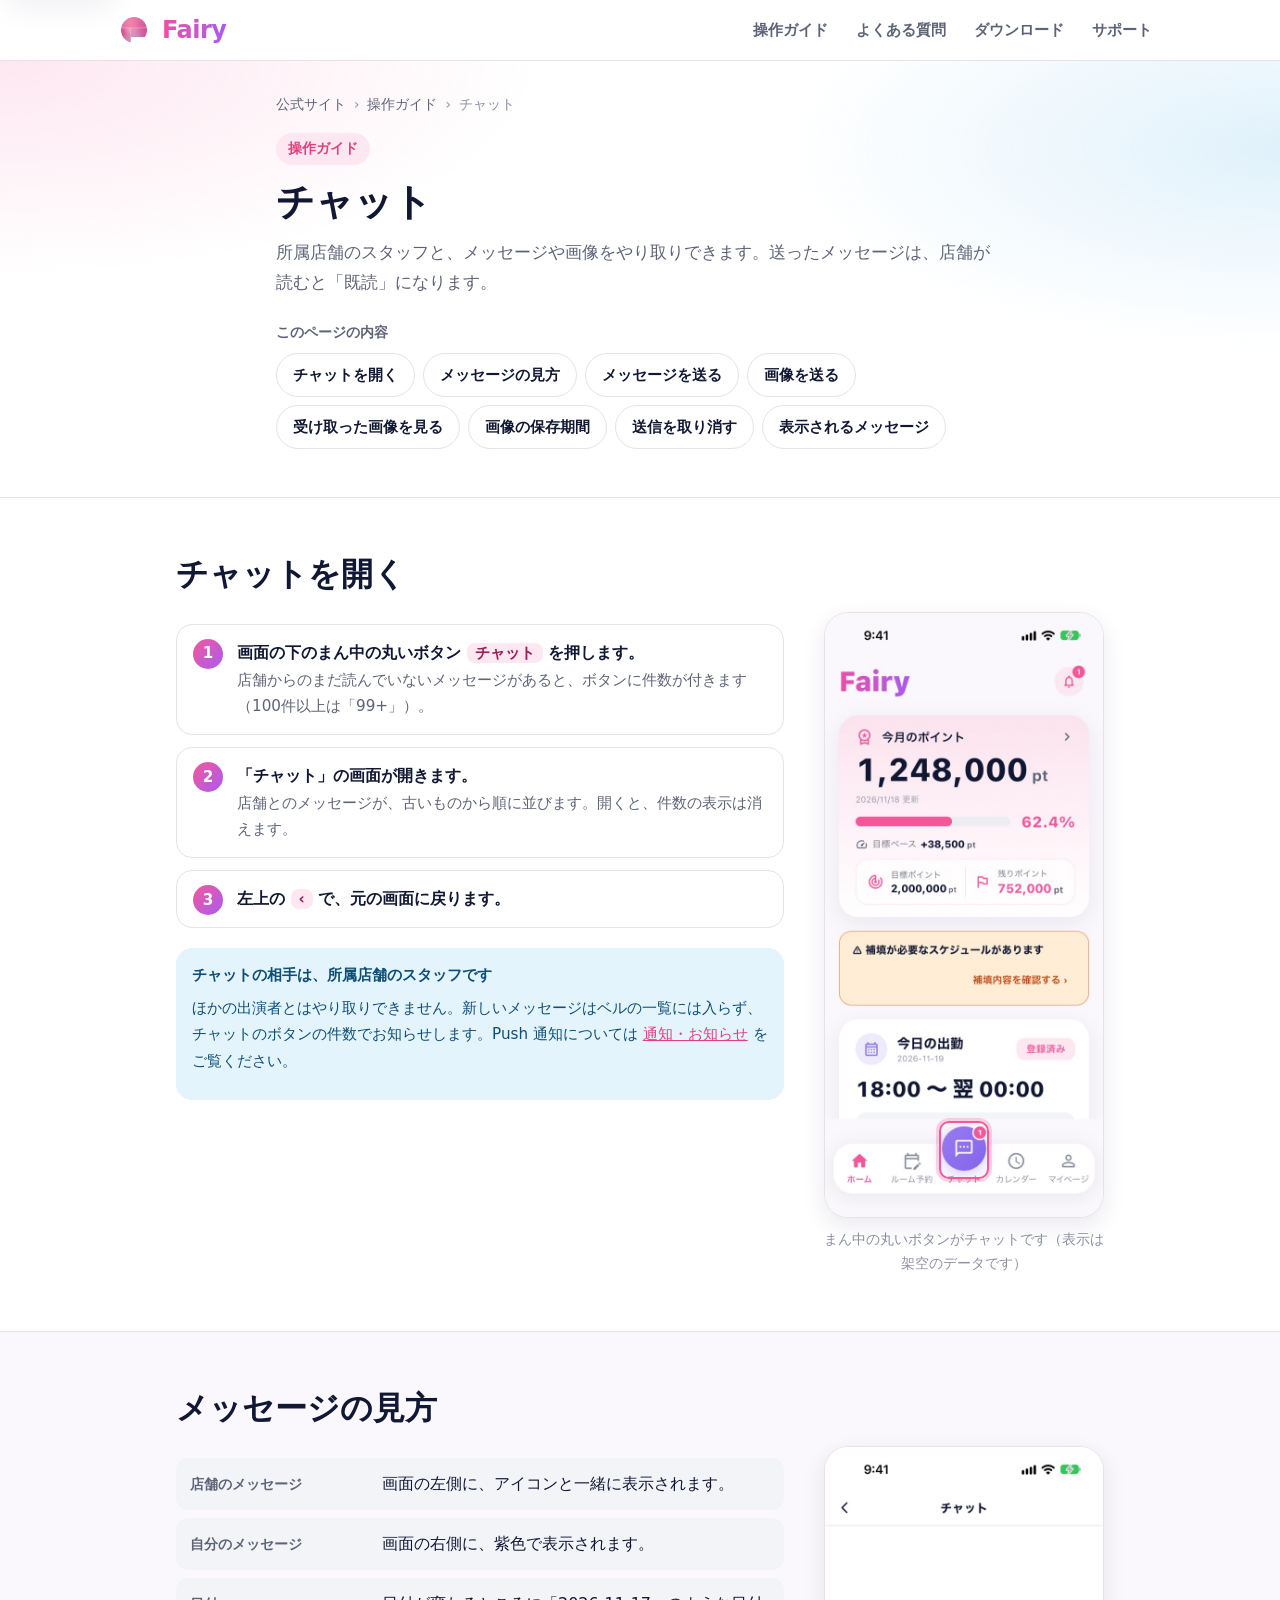
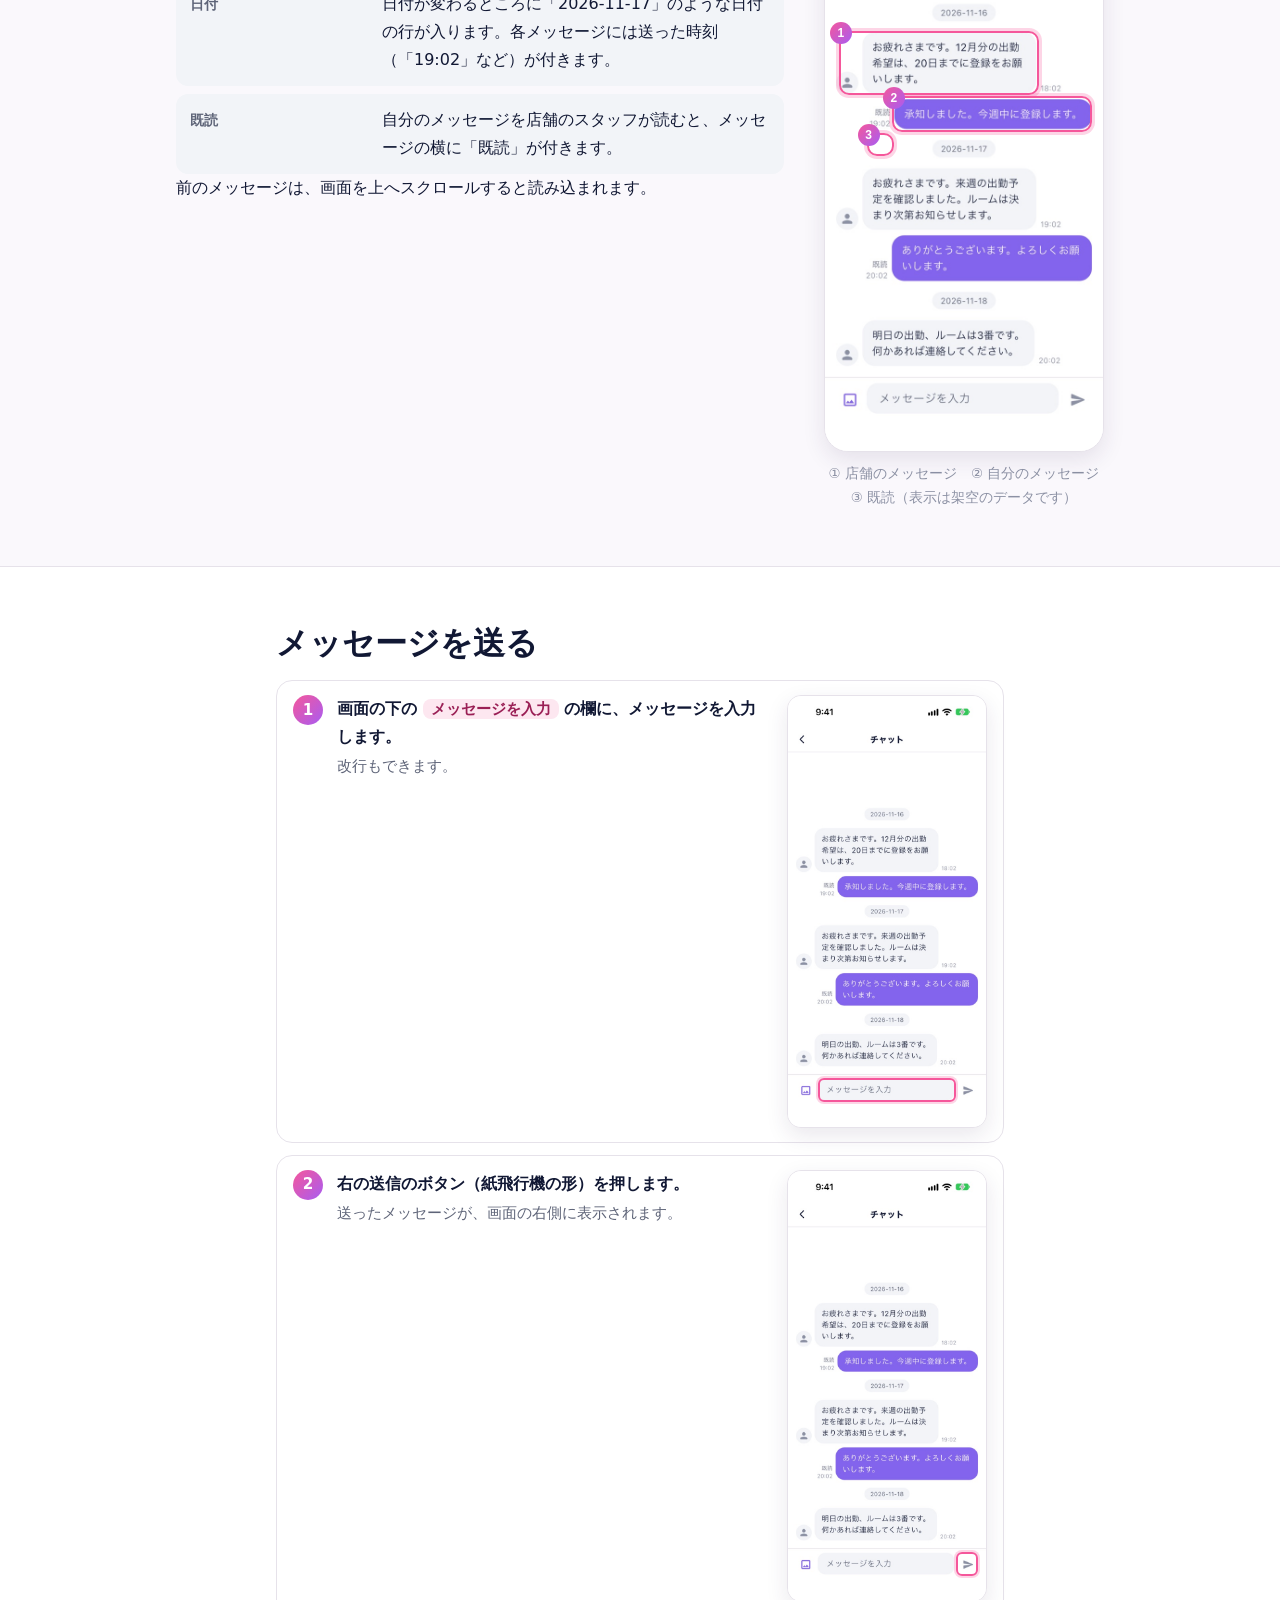
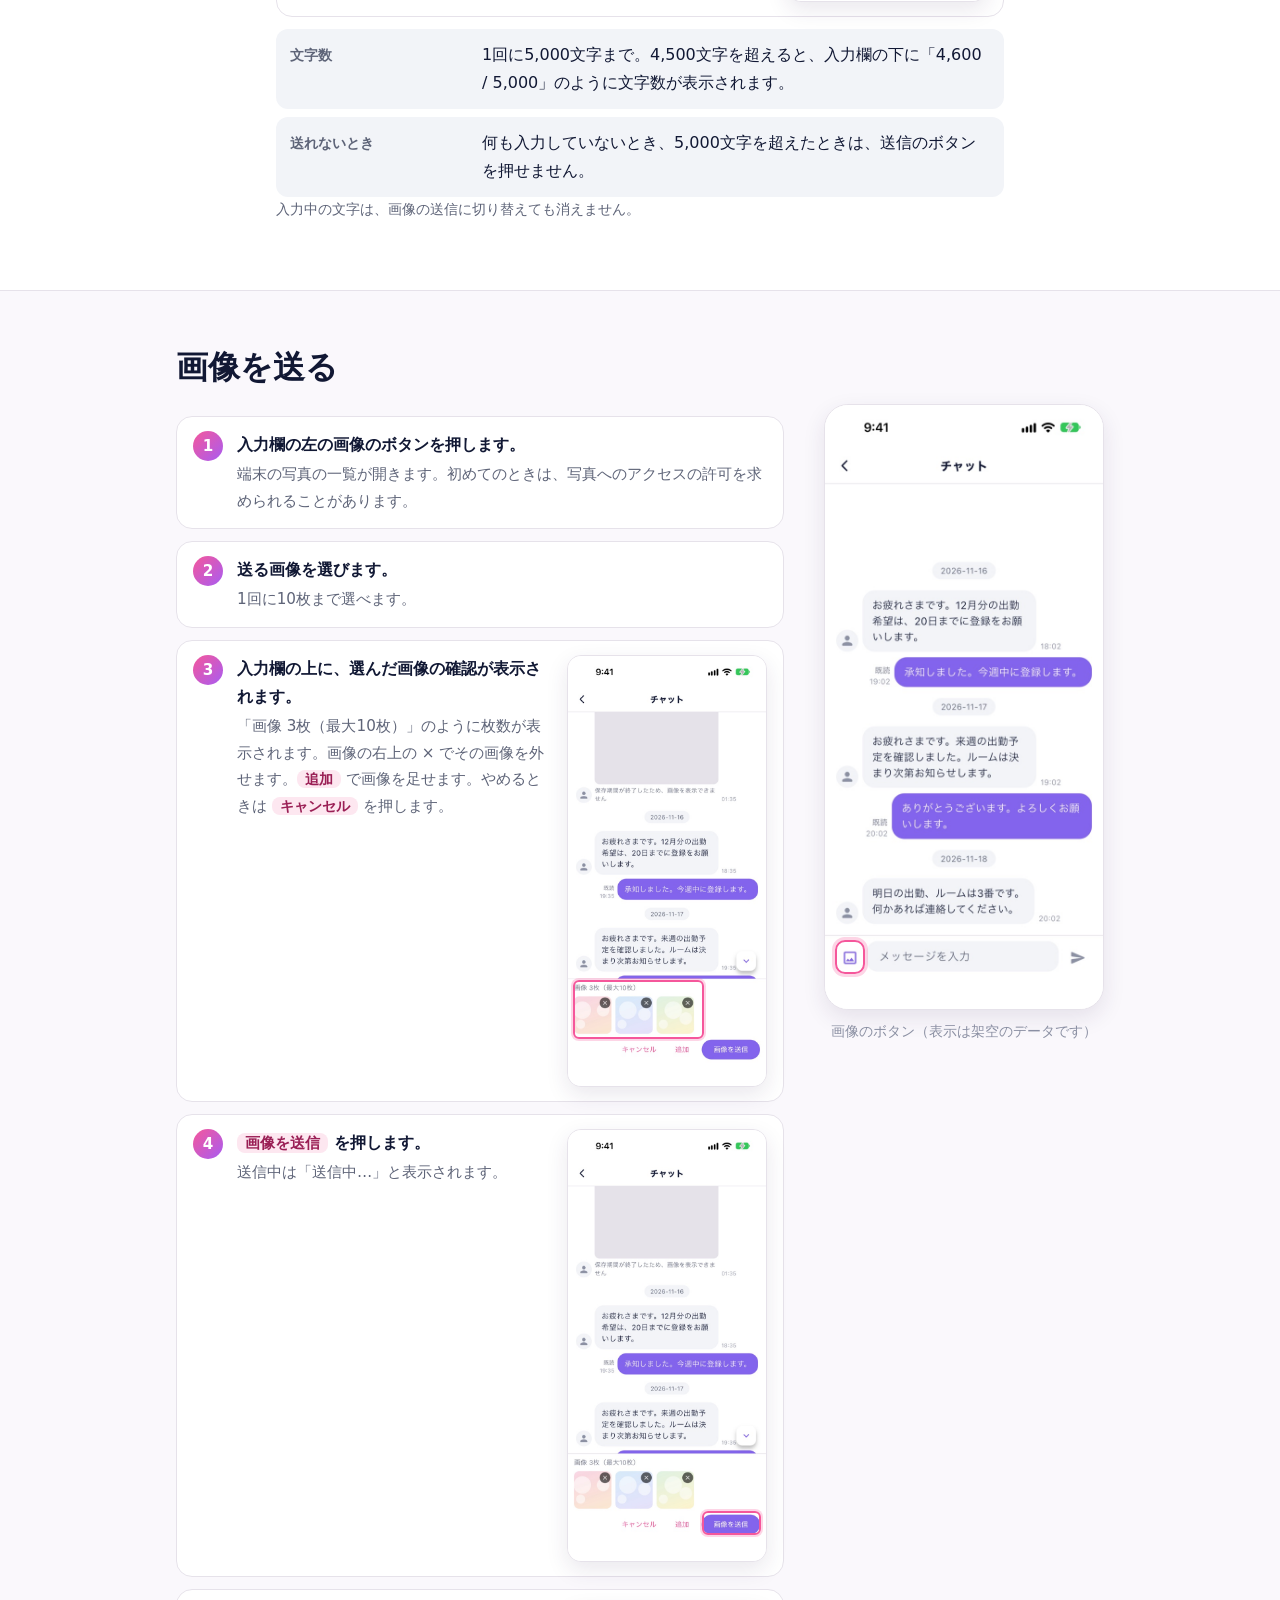
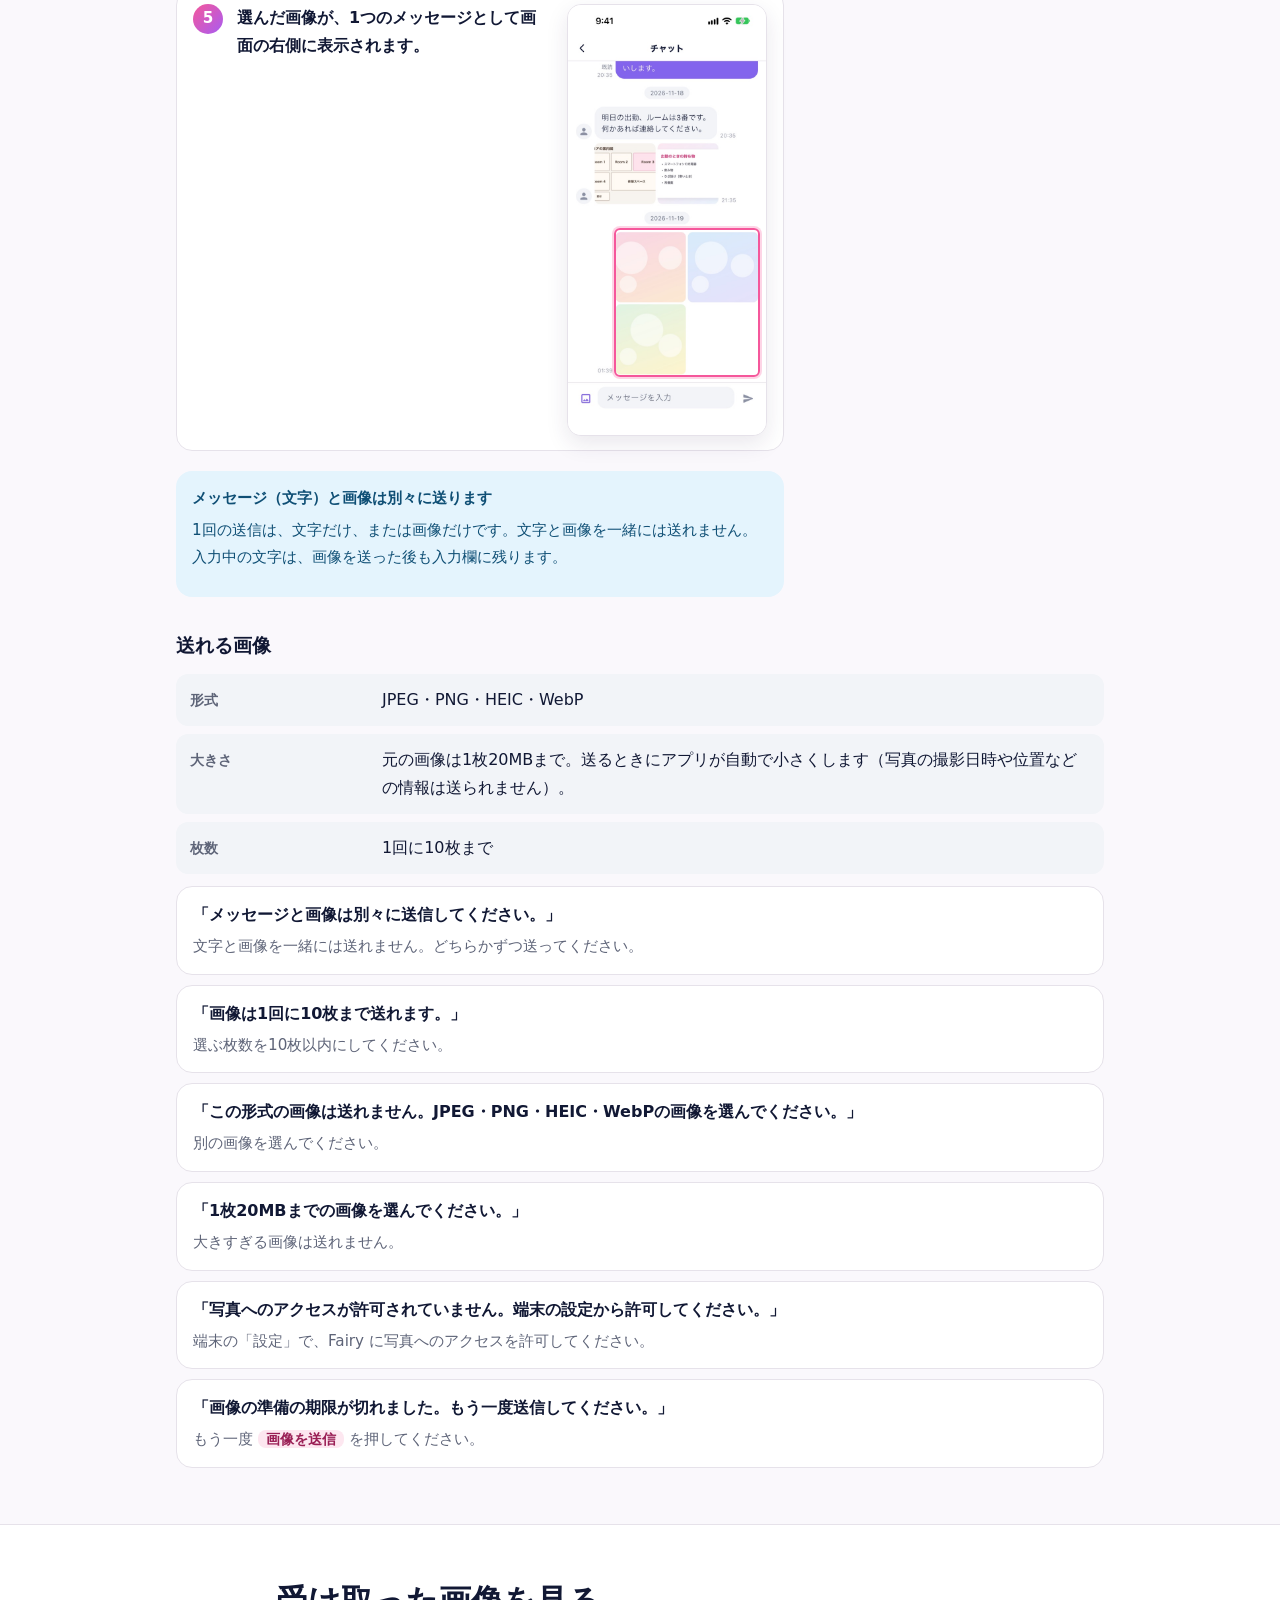
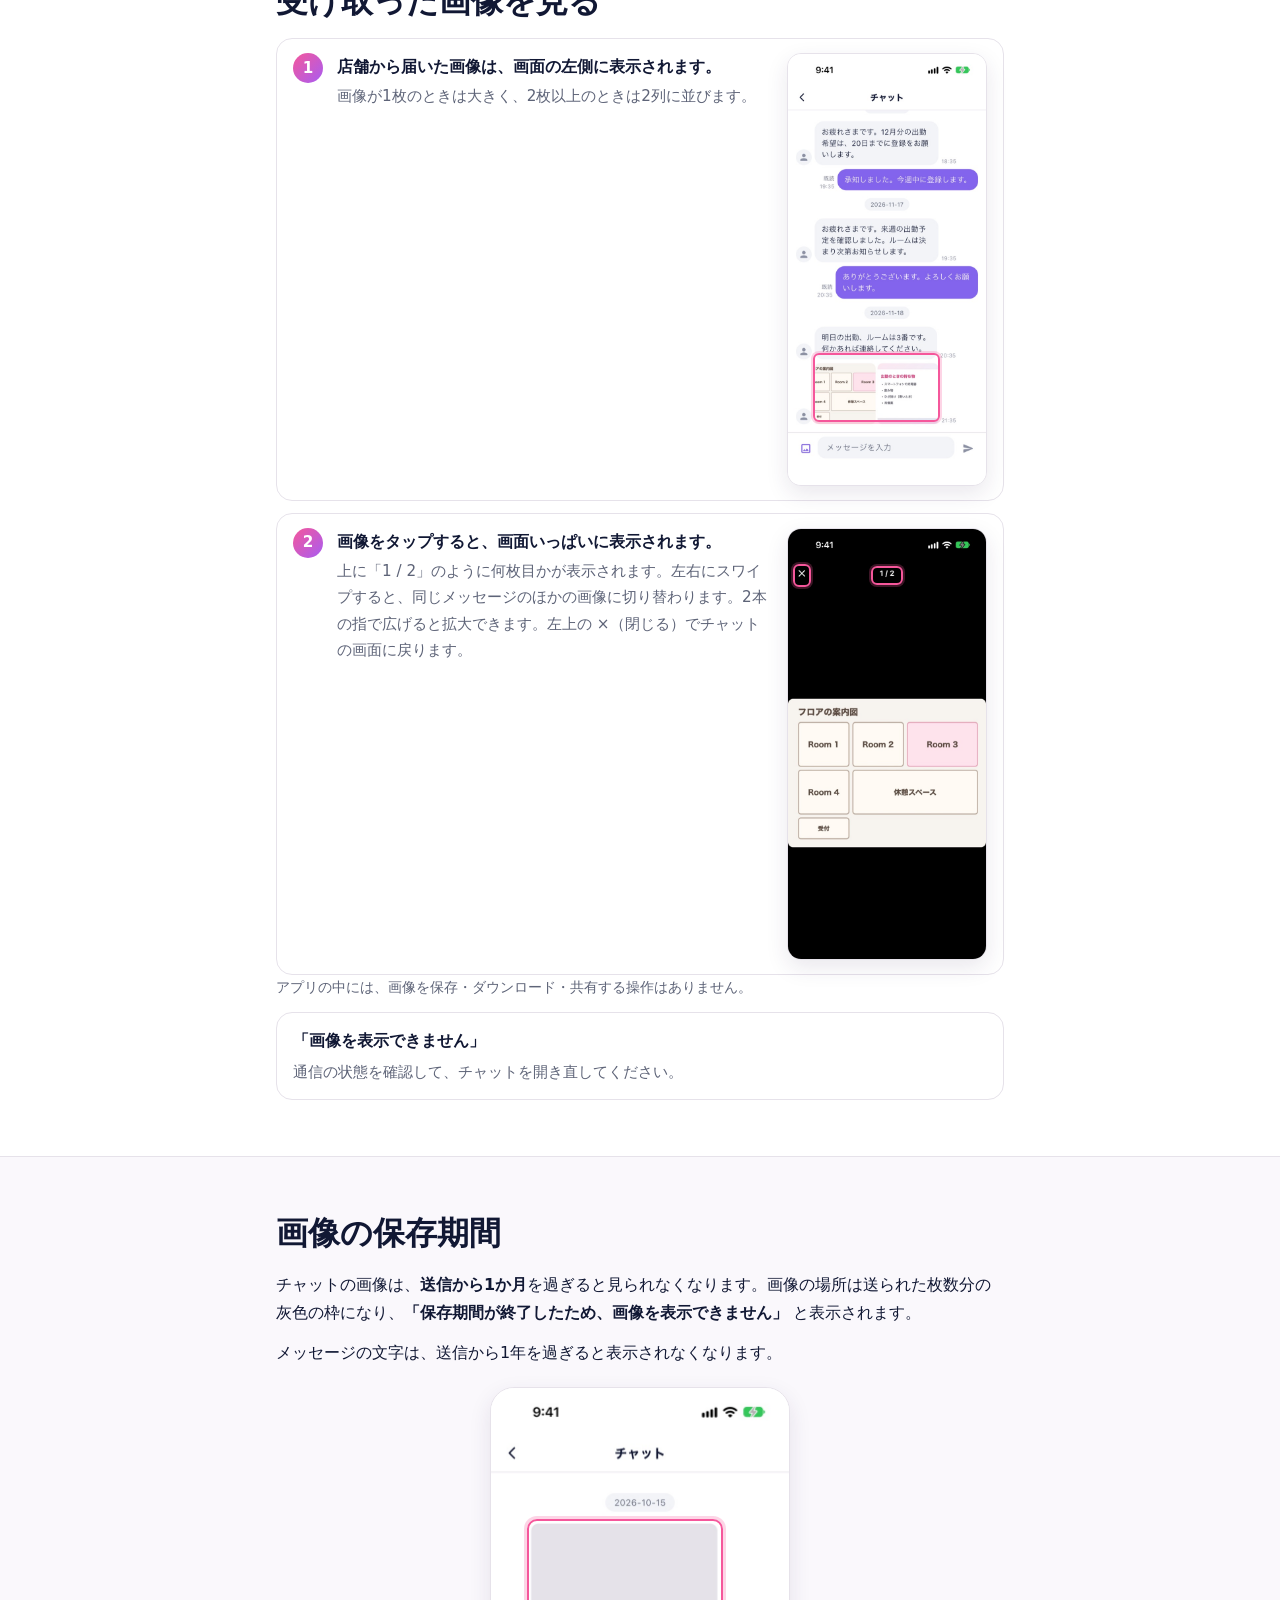
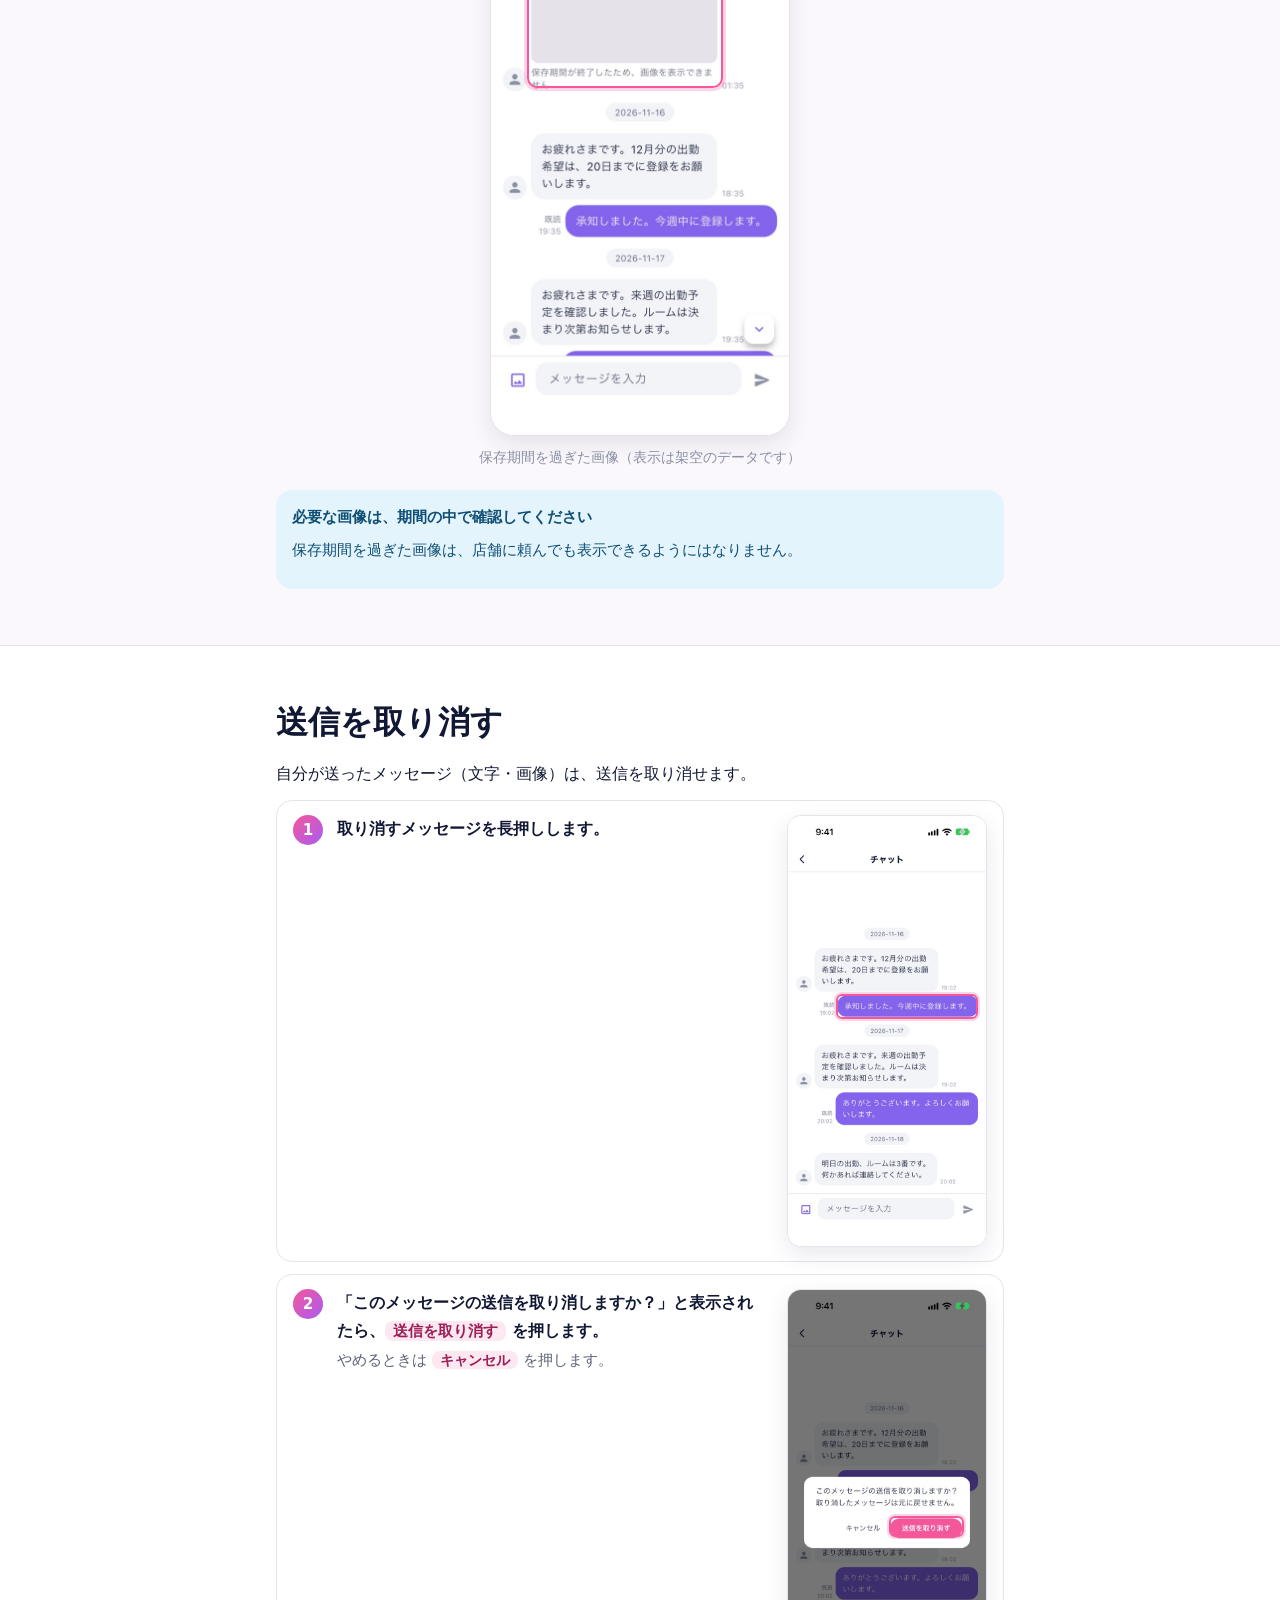
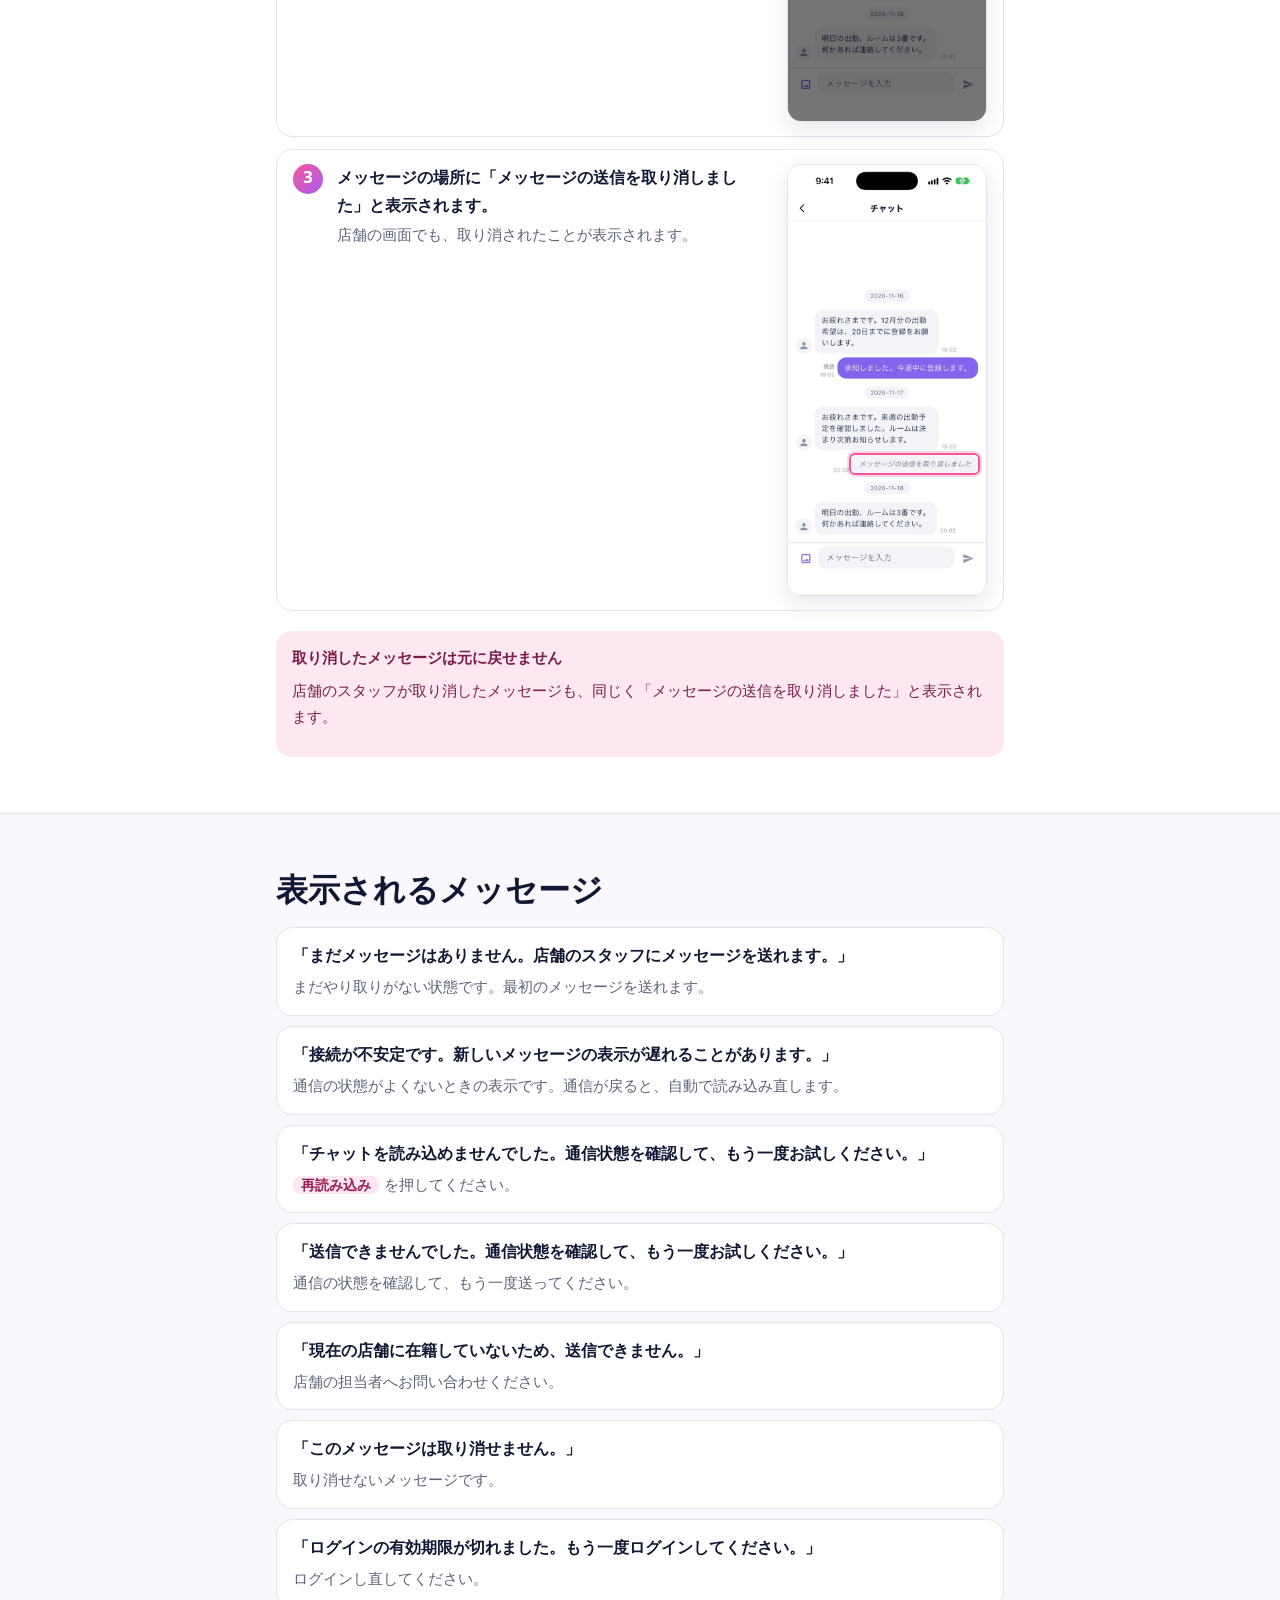
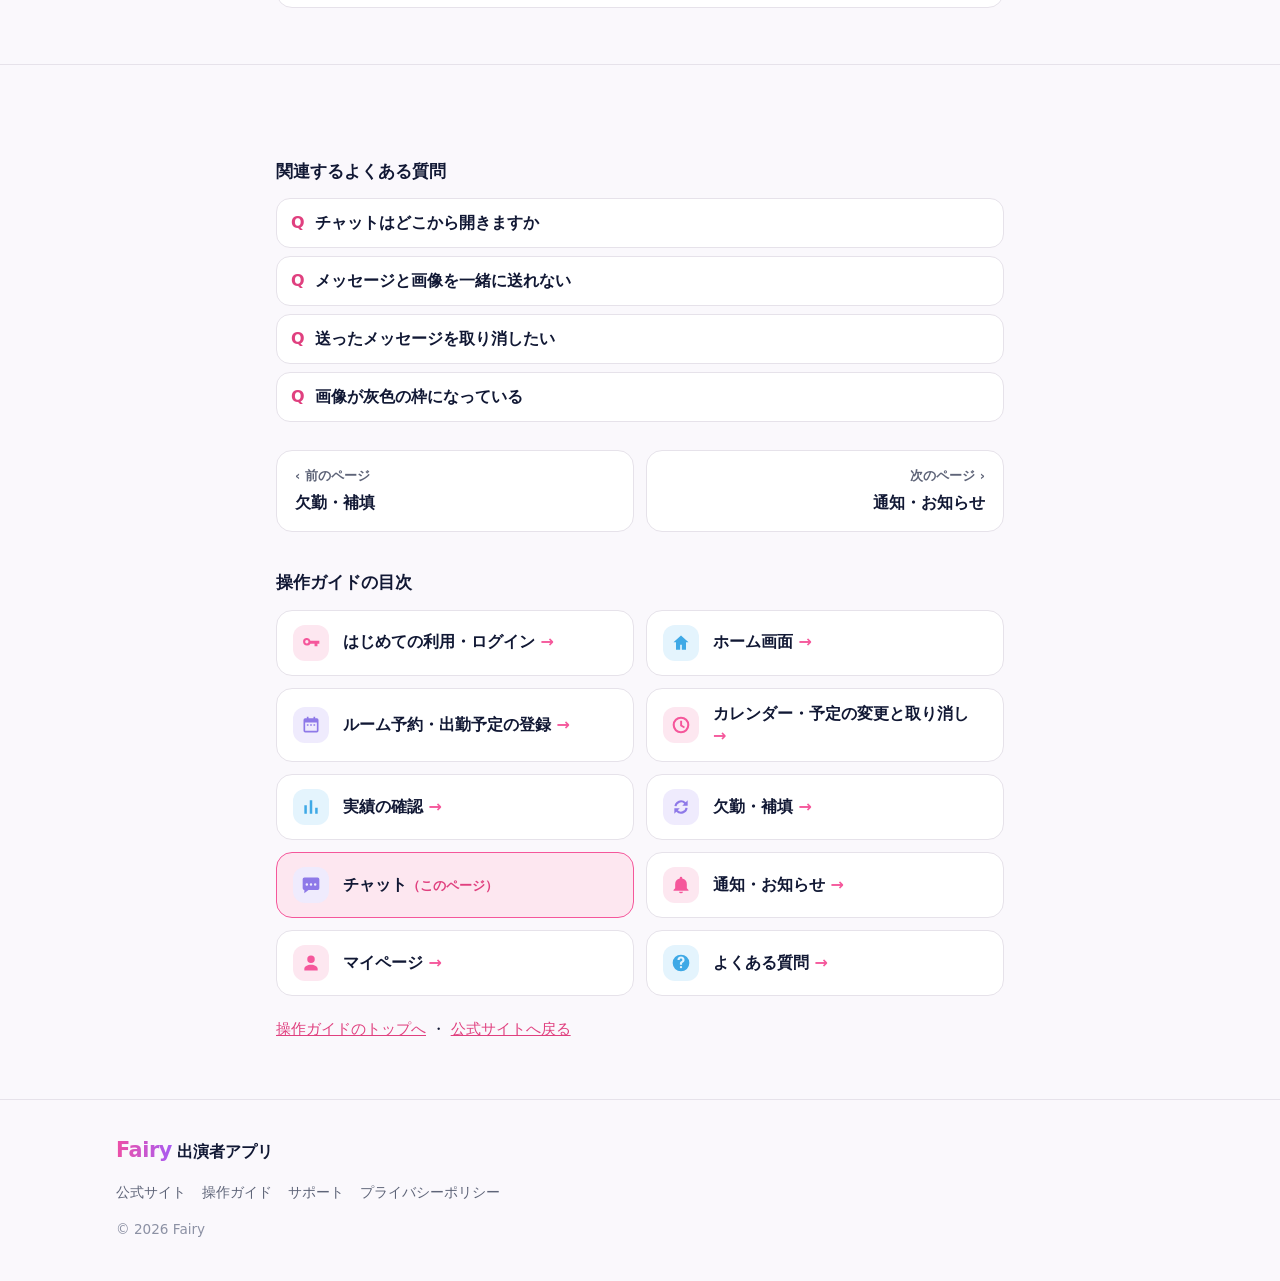
<file: guide/chat/index.html>
<!doctype html>
<html lang="ja">
<head>
  <meta charset="utf-8">
  <meta name="viewport" content="width=device-width, initial-scale=1">
  <title>チャット | Fairy 操作ガイド</title>
  <meta name="description" content="Fairy 出演者アプリのチャットの使い方。メッセージと画像の送受信、既読、送信の取り消し、画像の保存期間。">
  <meta name="robots" content="noindex">
  <meta name="theme-color" content="#ffffff">
  <meta name="format-detection" content="telephone=no">
  <link rel="icon" type="image/png" href="/assets/img/favicon-64.png">
  <link rel="apple-touch-icon" href="/assets/img/apple-touch-icon.png">
  <link rel="stylesheet" href="/assets/css/site.css">
  <link rel="stylesheet" href="/assets/css/guide.css">
</head>
<body class="guide">
  <a class="skip-link" href="#main">本文へ移動</a>
  <header class="site-header">
    <div class="container header-inner">
      <a class="brand" href="/" aria-label="Fairy 出演者アプリ トップ">
        <img src="/assets/img/app-icon-512.png" alt="" width="36" height="36">
        <span class="brand-word">Fairy</span>
      </a>
      <button class="nav-toggle" type="button" aria-expanded="false" aria-controls="site-nav">
        <span class="nav-toggle-bar"></span><span class="visually-hidden">メニュー</span>
      </button>
      <nav id="site-nav" class="site-nav" aria-label="サイト内">
        <a href="/guide/">操作ガイド</a>
        <a href="/guide/faq/">よくある質問</a>
        <a href="/#download">ダウンロード</a>
        <a href="/#support">サポート</a>
      </nav>
    </div>
  </header>

  <main id="main">
    <section class="guide-hero" aria-labelledby="page-title">
      <div class="container narrow">
        <nav class="breadcrumb" aria-label="現在地"><ol><li><a href="/">公式サイト</a></li><li><a href="/guide/">操作ガイド</a></li><li aria-current="page">チャット</li></ol></nav>
        <p class="eyebrow">操作ガイド</p>
        <h1 id="page-title">チャット</h1>
        <p class="lead">所属店舗のスタッフと、メッセージや画像をやり取りできます。送ったメッセージは、店舗が読むと「既読」になります。</p>
        <nav class="guide-toc" aria-label="このページの内容">
          <p class="guide-toc-title">このページの内容</p>
          <ul>
            <li><a href="#open">チャットを開く</a></li>
            <li><a href="#read">メッセージの見方</a></li>
            <li><a href="#send-text">メッセージを送る</a></li>
            <li><a href="#send-images">画像を送る</a></li>
            <li><a href="#view-images">受け取った画像を見る</a></li>
            <li><a href="#expired">画像の保存期間</a></li>
            <li><a href="#retract">送信を取り消す</a></li>
            <li><a href="#messages">表示されるメッセージ</a></li>
          </ul>
        </nav>
      </div>
    </section>
    <section class="section guide-section" id="open" aria-labelledby="open-title">
      <div class="container guide-wide">
        <h2 id="open-title" class="section-title">チャットを開く</h2>
        <div class="guide-split">
          <div>
            <ol class="steps">
              <li><strong>画面の下のまん中の丸いボタン <span class="ui">チャット</span> を押します。</strong><span>店舗からのまだ読んでいないメッセージがあると、ボタンに件数が付きます（100件以上は「99+」）。</span></li>
              <li><strong>「チャット」の画面が開きます。</strong><span>店舗とのメッセージが、古いものから順に並びます。開くと、件数の表示は消えます。</span></li>
              <li><strong>左上の <span class="ui">‹</span> で、元の画面に戻ります。</strong></li>
            </ol>
            <div class="notice notice-blue">
              <p class="notice-title">チャットの相手は、所属店舗のスタッフです</p>
              <p>ほかの出演者とはやり取りできません。新しいメッセージはベルの一覧には入らず、チャットのボタンの件数でお知らせします。Push 通知については <a href="/guide/notifications/#push">通知・お知らせ</a> をご覧ください。</p>
            </div>
          </div>
<figure class="screen-shot"><button class="zoom" type="button" aria-label="画像を拡大: ホーム画面の下のチャットのボタンと件数"><span class="shot-frame"><img src="/assets/img/guide/s-home-top.jpg" alt="ホーム画面の下のチャットのボタンと件数" width="600" height="1304" loading="lazy"><span class="mark" style="left:41%;top:84.2%;width:18%;height:9.6%" aria-hidden="true"></span></span></button><figcaption>まん中の丸いボタンがチャットです（表示は架空のデータです）</figcaption></figure>
        </div>
      </div>
    </section>
    <section class="section guide-section alt" id="read" aria-labelledby="read-title">
      <div class="container guide-wide">
        <h2 id="read-title" class="section-title">メッセージの見方</h2>
        <div class="guide-split">
          <div>
            <dl class="guide-facts">
              <div><dt>店舗のメッセージ</dt><dd>画面の左側に、アイコンと一緒に表示されます。</dd></div>
              <div><dt>自分のメッセージ</dt><dd>画面の右側に、紫色で表示されます。</dd></div>
              <div><dt>日付</dt><dd>日付が変わるところに「2026-11-17」のような日付の行が入ります。各メッセージには送った時刻（「19:02」など）が付きます。</dd></div>
              <div><dt>既読</dt><dd>自分のメッセージを店舗のスタッフが読むと、メッセージの横に「既読」が付きます。</dd></div>
            </dl>
            <p>前のメッセージは、画面を上へスクロールすると読み込まれます。</p>
          </div>
<figure class="screen-shot"><button class="zoom" type="button" aria-label="画像を拡大: チャットの画面: 店舗のメッセージ、自分のメッセージ、既読"><span class="shot-frame"><img src="/assets/img/guide/s-chat.jpg" alt="チャットの画面: 店舗のメッセージ、自分のメッセージ、既読" width="600" height="1304" loading="lazy"><span class="mark" style="left:5%;top:30.4%;width:72%;height:10.6%" aria-hidden="true"><span class="mark-label">1</span></span><span class="mark" style="left:24%;top:41.3%;width:72%;height:5.9%" aria-hidden="true"><span class="mark-label">2</span></span><span class="mark" style="left:15%;top:47.4%;width:10%;height:3.8%" aria-hidden="true"><span class="mark-label">3</span></span></span></button><figcaption>① 店舗のメッセージ　② 自分のメッセージ　③ 既読（表示は架空のデータです）</figcaption></figure>
        </div>
      </div>
    </section>
    <section class="section guide-section" id="send-text" aria-labelledby="send-text-title">
      <div class="container narrow">
        <h2 id="send-text-title" class="section-title">メッセージを送る</h2>
        <ol class="steps shot-steps">
          <li class="has-shot"><div class="step-text"><strong>画面の下の <span class="ui">メッセージを入力</span> の欄に、メッセージを入力します。</strong><span>改行もできます。</span></div><figure class="step-shot"><button class="zoom" type="button" aria-label="画像を拡大: メッセージを入力の欄"><span class="shot-frame"><img src="/assets/img/guide/s-chat.jpg" alt="メッセージを入力の欄" width="600" height="1304" loading="lazy"><span class="mark" style="left:15%;top:88.6%;width:70%;height:5.6%" aria-hidden="true"></span></span></button></figure></li>
          <li class="has-shot"><div class="step-text"><strong>右の送信のボタン（紙飛行機の形）を押します。</strong><span>送ったメッセージが、画面の右側に表示されます。</span></div><figure class="step-shot"><button class="zoom" type="button" aria-label="画像を拡大: 送信のボタン"><span class="shot-frame"><img src="/assets/img/guide/s-chat.jpg" alt="送信のボタン" width="600" height="1304" loading="lazy"><span class="mark" style="left:85%;top:88.6%;width:11%;height:5.6%" aria-hidden="true"></span></span></button></figure></li>
        </ol>
        <dl class="guide-facts">
          <div><dt>文字数</dt><dd>1回に5,000文字まで。4,500文字を超えると、入力欄の下に「4,600 / 5,000」のように文字数が表示されます。</dd></div>
          <div><dt>送れないとき</dt><dd>何も入力していないとき、5,000文字を超えたときは、送信のボタンを押せません。</dd></div>
        </dl>
        <p class="small-note">入力中の文字は、画像の送信に切り替えても消えません。</p>
      </div>
    </section>
    <section class="section guide-section alt" id="send-images" aria-labelledby="send-images-title">
      <div class="container guide-wide">
        <h2 id="send-images-title" class="section-title">画像を送る</h2>
        <div class="guide-split">
          <div>
            <ol class="steps shot-steps">
              <li><div class="step-text"><strong>入力欄の左の画像のボタンを押します。</strong><span>端末の写真の一覧が開きます。初めてのときは、写真へのアクセスの許可を求められることがあります。</span></div></li>
              <li><div class="step-text"><strong>送る画像を選びます。</strong><span>1回に10枚まで選べます。</span></div></li>
              <li class="has-shot"><div class="step-text"><strong>入力欄の上に、選んだ画像の確認が表示されます。</strong><span>「画像 3枚（最大10枚）」のように枚数が表示されます。画像の右上の × でその画像を外せます。<span class="ui">追加</span> で画像を足せます。やめるときは <span class="ui">キャンセル</span> を押します。</span></div><figure class="step-shot"><button class="zoom" type="button" aria-label="画像を拡大: 選んだ画像の確認: 枚数、画像、キャンセル・追加・画像を送信"><span class="shot-frame"><img src="/assets/img/guide/s-chat-image-preview.jpg" alt="選んだ画像の確認: 枚数、画像、キャンセル・追加・画像を送信" width="600" height="1304" loading="lazy"><span class="mark" style="left:2.5%;top:75.4%;width:66%;height:13.6%" aria-hidden="true"></span></span></button></figure></li>
              <li class="has-shot"><div class="step-text"><strong><span class="ui">画像を送信</span> を押します。</strong><span>送信中は「送信中…」と表示されます。</span></div><figure class="step-shot"><button class="zoom" type="button" aria-label="画像を拡大: 画像を送信のボタン"><span class="shot-frame"><img src="/assets/img/guide/s-chat-image-preview.jpg" alt="画像を送信のボタン" width="600" height="1304" loading="lazy"><span class="mark" style="left:67.5%;top:88.6%;width:30%;height:5.4%" aria-hidden="true"></span></span></button></figure></li>
              <li class="has-shot"><div class="step-text"><strong>選んだ画像が、1つのメッセージとして画面の右側に表示されます。</strong></div><figure class="step-shot"><button class="zoom" type="button" aria-label="画像を拡大: 送った画像: 3枚のメッセージ"><span class="shot-frame"><img src="/assets/img/guide/s-chat-image-sent.jpg" alt="送った画像: 3枚のメッセージ" width="600" height="1304" loading="lazy"><span class="mark" style="left:23%;top:52%;width:74%;height:34.5%" aria-hidden="true"></span></span></button></figure></li>
            </ol>
            <div class="notice notice-blue">
              <p class="notice-title">メッセージ（文字）と画像は別々に送ります</p>
              <p>1回の送信は、文字だけ、または画像だけです。文字と画像を一緒には送れません。入力中の文字は、画像を送った後も入力欄に残ります。</p>
            </div>
          </div>
<figure class="screen-shot"><button class="zoom" type="button" aria-label="画像を拡大: 入力欄の左の画像のボタン"><span class="shot-frame"><img src="/assets/img/guide/s-chat.jpg" alt="入力欄の左の画像のボタン" width="600" height="1304" loading="lazy"><span class="mark" style="left:3.5%;top:88.6%;width:11%;height:5.6%" aria-hidden="true"></span></span></button><figcaption>画像のボタン（表示は架空のデータです）</figcaption></figure>
        </div>
        <h3 class="sub-title">送れる画像</h3>
        <dl class="guide-facts">
          <div><dt>形式</dt><dd>JPEG・PNG・HEIC・WebP</dd></div>
          <div><dt>大きさ</dt><dd>元の画像は1枚20MBまで。送るときにアプリが自動で小さくします（写真の撮影日時や位置などの情報は送られません）。</dd></div>
          <div><dt>枚数</dt><dd>1回に10枚まで</dd></div>
        </dl>
        <ul class="message-list">
          <li><q>メッセージと画像は別々に送信してください。</q><span>文字と画像を一緒には送れません。どちらかずつ送ってください。</span></li>
          <li><q>画像は1回に10枚まで送れます。</q><span>選ぶ枚数を10枚以内にしてください。</span></li>
          <li><q>この形式の画像は送れません。JPEG・PNG・HEIC・WebPの画像を選んでください。</q><span>別の画像を選んでください。</span></li>
          <li><q>1枚20MBまでの画像を選んでください。</q><span>大きすぎる画像は送れません。</span></li>
          <li><q>写真へのアクセスが許可されていません。端末の設定から許可してください。</q><span>端末の「設定」で、Fairy に写真へのアクセスを許可してください。</span></li>
          <li><q>画像の準備の期限が切れました。もう一度送信してください。</q><span>もう一度 <span class="ui">画像を送信</span> を押してください。</span></li>
        </ul>
      </div>
    </section>
    <section class="section guide-section" id="view-images" aria-labelledby="view-images-title">
      <div class="container narrow">
        <h2 id="view-images-title" class="section-title">受け取った画像を見る</h2>
        <ol class="steps shot-steps">
          <li class="has-shot"><div class="step-text"><strong>店舗から届いた画像は、画面の左側に表示されます。</strong><span>画像が1枚のときは大きく、2枚以上のときは2列に並びます。</span></div><figure class="step-shot"><button class="zoom" type="button" aria-label="画像を拡大: 店舗から届いた2枚の画像"><span class="shot-frame"><img src="/assets/img/guide/s-chat-received.jpg" alt="店舗から届いた2枚の画像" width="600" height="1304" loading="lazy"><span class="mark" style="left:12.5%;top:69.4%;width:64.5%;height:16%" aria-hidden="true"></span></span></button></figure></li>
          <li class="has-shot"><div class="step-text"><strong>画像をタップすると、画面いっぱいに表示されます。</strong><span>上に「1 / 2」のように何枚目かが表示されます。左右にスワイプすると、同じメッセージのほかの画像に切り替わります。2本の指で広げると拡大できます。左上の ×（閉じる）でチャットの画面に戻ります。</span></div><figure class="step-shot"><button class="zoom" type="button" aria-label="画像を拡大: 画像の全画面の表示: 閉じるボタンと枚数"><span class="shot-frame"><img src="/assets/img/guide/s-chat-viewer.jpg" alt="画像の全画面の表示: 閉じるボタンと枚数" width="600" height="1304" loading="lazy"><span class="mark" style="left:2.5%;top:8.3%;width:9%;height:5.2%" aria-hidden="true"></span><span class="mark" style="left:42%;top:8.6%;width:16%;height:4.4%" aria-hidden="true"></span></span></button></figure></li>
        </ol>
        <p class="small-note">アプリの中には、画像を保存・ダウンロード・共有する操作はありません。</p>
        <ul class="message-list">
          <li><q>画像を表示できません</q><span>通信の状態を確認して、チャットを開き直してください。</span></li>
        </ul>
      </div>
    </section>
    <section class="section guide-section alt" id="expired" aria-labelledby="expired-title">
      <div class="container narrow">
        <h2 id="expired-title" class="section-title">画像の保存期間</h2>
        <p>チャットの画像は、<strong>送信から1か月</strong>を過ぎると見られなくなります。画像の場所は送られた枚数分の灰色の枠になり、<span class="ui-text">保存期間が終了したため、画像を表示できません</span> と表示されます。</p>
        <p>メッセージの文字は、送信から1年を過ぎると表示されなくなります。</p>
        <figure class="screen-shot"><button class="zoom" type="button" aria-label="画像を拡大: 保存期間を過ぎた画像の灰色の枠"><span class="shot-frame"><img src="/assets/img/guide/s-chat-expired.jpg" alt="保存期間を過ぎた画像の灰色の枠と、保存期間が終了したため、画像を表示できませんの表示" width="600" height="1304" loading="lazy"><span class="mark" style="left:12%;top:20.3%;width:66%;height:26%" aria-hidden="true"></span></span></button><figcaption>保存期間を過ぎた画像（表示は架空のデータです）</figcaption></figure>
        <div class="notice notice-blue">
          <p class="notice-title">必要な画像は、期間の中で確認してください</p>
          <p>保存期間を過ぎた画像は、店舗に頼んでも表示できるようにはなりません。</p>
        </div>
      </div>
    </section>
    <section class="section guide-section" id="retract" aria-labelledby="retract-title">
      <div class="container narrow">
        <h2 id="retract-title" class="section-title">送信を取り消す</h2>
        <p>自分が送ったメッセージ（文字・画像）は、送信を取り消せます。</p>
        <ol class="steps shot-steps">
          <li class="has-shot"><div class="step-text"><strong>取り消すメッセージを長押しします。</strong></div><figure class="step-shot"><button class="zoom" type="button" aria-label="画像を拡大: 自分のメッセージを長押し"><span class="shot-frame"><img src="/assets/img/guide/s-chat.jpg" alt="自分のメッセージを長押し" width="600" height="1304" loading="lazy"><span class="mark" style="left:24%;top:41.3%;width:72%;height:5.9%" aria-hidden="true"></span></span></button></figure></li>
          <li class="has-shot"><div class="step-text"><strong>「このメッセージの送信を取り消しますか？」と表示されたら、<span class="ui">送信を取り消す</span> を押します。</strong><span>やめるときは <span class="ui">キャンセル</span> を押します。</span></div><figure class="step-shot"><button class="zoom" type="button" aria-label="画像を拡大: 送信の取り消しの確認"><span class="shot-frame"><img src="/assets/img/guide/s-chat-cancel-confirm.jpg" alt="送信の取り消しの確認: キャンセルと送信を取り消すのボタン" width="600" height="1304" loading="lazy"><span class="mark" style="left:51%;top:52.4%;width:38%;height:5%" aria-hidden="true"></span></span></button></figure></li>
          <li class="has-shot"><div class="step-text"><strong>メッセージの場所に「メッセージの送信を取り消しました」と表示されます。</strong><span>店舗の画面でも、取り消されたことが表示されます。</span></div><figure class="step-shot"><button class="zoom" type="button" aria-label="画像を拡大: メッセージの送信を取り消しましたの表示"><span class="shot-frame"><img src="/assets/img/guide/s-chat-cancelled.jpg" alt="メッセージの送信を取り消しましたの表示" width="600" height="1304" loading="lazy"><span class="mark" style="left:31%;top:67%;width:66%;height:5.2%" aria-hidden="true"></span></span></button></figure></li>
        </ol>
        <div class="notice notice-info">
          <p class="notice-title">取り消したメッセージは元に戻せません</p>
          <p>店舗のスタッフが取り消したメッセージも、同じく「メッセージの送信を取り消しました」と表示されます。</p>
        </div>
      </div>
    </section>
    <section class="section guide-section alt" id="messages" aria-labelledby="messages-title">
      <div class="container narrow">
        <h2 id="messages-title" class="section-title">表示されるメッセージ</h2>
        <ul class="message-list">
          <li><q>まだメッセージはありません。店舗のスタッフにメッセージを送れます。</q><span>まだやり取りがない状態です。最初のメッセージを送れます。</span></li>
          <li><q>接続が不安定です。新しいメッセージの表示が遅れることがあります。</q><span>通信の状態がよくないときの表示です。通信が戻ると、自動で読み込み直します。</span></li>
          <li><q>チャットを読み込めませんでした。通信状態を確認して、もう一度お試しください。</q><span><span class="ui">再読み込み</span> を押してください。</span></li>
          <li><q>送信できませんでした。通信状態を確認して、もう一度お試しください。</q><span>通信の状態を確認して、もう一度送ってください。</span></li>
          <li><q>現在の店舗に在籍していないため、送信できません。</q><span>店舗の担当者へお問い合わせください。</span></li>
          <li><q>このメッセージは取り消せません。</q><span>取り消せないメッセージです。</span></li>
          <li><q>ログインの有効期限が切れました。もう一度ログインしてください。</q><span>ログインし直してください。</span></li>
        </ul>
      </div>
    </section>
    <section class="section alt" aria-label="ほかのページ">
      <div class="container narrow">
        <h2 class="guide-menu-title">関連するよくある質問</h2>
        <ul class="related-faq">
          <li><a href="/guide/faq/#q-chat-where">チャットはどこから開きますか</a></li>
          <li><a href="/guide/faq/#q-chat-image-text">メッセージと画像を一緒に送れない</a></li>
          <li><a href="/guide/faq/#q-chat-retract">送ったメッセージを取り消したい</a></li>
          <li><a href="/guide/faq/#q-chat-gray">画像が灰色の枠になっている</a></li>
        </ul>
        <nav class="guide-pager" aria-label="前後のページ">
          <a class="prev" href="/guide/makeup/"><small>‹ 前のページ</small><span>欠勤・補填</span></a>
          <a class="next" href="/guide/notifications/"><small>次のページ ›</small><span>通知・お知らせ</span></a>
        </nav>
        <h2 class="guide-menu-title">操作ガイドの目次</h2>
        <ul class="topic-grid is-compact">
          <li>
            <a class="topic-card" href="/guide/login/">
              <span class="feature-icon tone-pink" aria-hidden="true"><svg viewBox="0 0 24 24"><path d="M7 15a4.5 4.5 0 1 1 4.33-5.75H22v3.5h-2.25V16h-3.5v-3.25h-4.92A4.5 4.5 0 0 1 7 15zm0-2.5a2 2 0 1 0 0-4 2 2 0 0 0 0 4z"/></svg></span>
              <span class="topic-card-title">はじめての利用・ログイン</span>
              <span class="topic-card-text">最初のパスワードの設定、ログイン、パスワードを忘れたとき</span>
            </a>
          </li>
          <li>
            <a class="topic-card" href="/guide/home/">
              <span class="feature-icon tone-blue" aria-hidden="true"><svg viewBox="0 0 24 24"><path d="M12 3l9 8h-3v9h-5v-6h-2v6H6v-9H3z"/></svg></span>
              <span class="topic-card-title">ホーム画面</span>
              <span class="topic-card-text">今月のポイント、目標、今日・次回の出勤と Room、ベル</span>
            </a>
          </li>
          <li>
            <a class="topic-card" href="/guide/rooms/">
              <span class="feature-icon tone-lavender" aria-hidden="true"><svg viewBox="0 0 24 24"><path d="M7 2v2H5a2 2 0 0 0-2 2v13a2 2 0 0 0 2 2h14a2 2 0 0 0 2-2V6a2 2 0 0 0-2-2h-2V2h-2v2H9V2zm-2 7h14v10H5zm2 2v2h2v-2zm4 0v2h2v-2zm4 0v2h2v-2z"/></svg></span>
              <span class="topic-card-title">ルーム予約・出勤予定の登録</span>
              <span class="topic-card-text">今月の出勤の追加と、翌月の出勤予定の登録</span>
            </a>
          </li>
          <li>
            <a class="topic-card" href="/guide/calendar/">
              <span class="feature-icon tone-pink" aria-hidden="true"><svg viewBox="0 0 24 24"><path d="M12 2a10 10 0 1 0 0 20 10 10 0 0 0 0-20zm0 2.5a7.5 7.5 0 1 1 0 15 7.5 7.5 0 0 1 0-15zM11 7v6.2l4.6 2.7 1.1-1.8-3.4-2V7z"/></svg></span>
              <span class="topic-card-title">カレンダー・予定の変更と取り消し</span>
              <span class="topic-card-text">登録した出勤予定の確認、変更、取り消し</span>
            </a>
          </li>
          <li>
            <a class="topic-card" href="/guide/performance/">
              <span class="feature-icon tone-blue" aria-hidden="true"><svg viewBox="0 0 24 24"><path d="M4 20V10h3v10zm6.5 0V4h3v16zM17 20v-7h3v7z"/></svg></span>
              <span class="topic-card-title">実績の確認</span>
              <span class="topic-card-text">今月の実績と、期間・サイトを選んだポイントの集計</span>
            </a>
          </li>
          <li>
            <a class="topic-card" href="/guide/makeup/">
              <span class="feature-icon tone-lavender" aria-hidden="true"><svg viewBox="0 0 24 24"><path d="M12 4a8 8 0 0 0-7.92 6.86l2.48.36A5.5 5.5 0 0 1 15.9 8.1L13.5 10.5H20V4l-2.3 2.3A7.96 7.96 0 0 0 12 4zm7.92 9.14l-2.48-.36A5.5 5.5 0 0 1 8.1 15.9l2.4-2.4H4V20l2.3-2.3A8 8 0 0 0 19.92 13.14z"/></svg></span>
              <span class="topic-card-title">欠勤・補填</span>
              <span class="topic-card-text">補填のお知らせと、補填日の登録</span>
            </a>
          </li>
          <li>
            <a class="topic-card" href="/guide/chat/" aria-current="page">
              <span class="feature-icon tone-lavender" aria-hidden="true"><svg viewBox="0 0 24 24"><path d="M4 3h16a2 2 0 0 1 2 2v11a2 2 0 0 1-2 2H9l-5 4v-4a2 2 0 0 1-2-2V5a2 2 0 0 1 2-2zm3 7a1.5 1.5 0 1 0 0 3 1.5 1.5 0 0 0 0-3zm5 0a1.5 1.5 0 1 0 0 3 1.5 1.5 0 0 0 0-3zm5 0a1.5 1.5 0 1 0 0 3 1.5 1.5 0 0 0 0-3z"/></svg></span>
              <span class="topic-card-title">チャット</span>
              <span class="topic-card-text">店舗とのメッセージ・画像のやり取り、既読、送信の取り消し</span>
            </a>
          </li>
          <li>
            <a class="topic-card" href="/guide/notifications/">
              <span class="feature-icon tone-pink" aria-hidden="true"><svg viewBox="0 0 24 24"><path d="M12 22a2.5 2.5 0 0 0 2.45-2h-4.9A2.5 2.5 0 0 0 12 22zm7-6V11a7 7 0 0 0-5.5-6.84V3.5a1.5 1.5 0 0 0-3 0v.66A7 7 0 0 0 5 11v5l-2 2v1h18v-1z"/></svg></span>
              <span class="topic-card-title">通知・お知らせ</span>
              <span class="topic-card-text">ベル、お知らせ、Push 通知、通知設定</span>
            </a>
          </li>
          <li>
            <a class="topic-card" href="/guide/account/">
              <span class="feature-icon tone-pink" aria-hidden="true"><svg viewBox="0 0 24 24"><path d="M12 12a4.5 4.5 0 1 0 0-9 4.5 4.5 0 0 0 0 9zm0 2c-4.42 0-8 2.24-8 5v2h16v-2c0-2.76-3.58-5-8-5z"/></svg></span>
              <span class="topic-card-title">マイページ</span>
              <span class="topic-card-text">アカウント情報、通知設定、パスワードの変更、ログアウト</span>
            </a>
          </li>
          <li>
            <a class="topic-card" href="/guide/faq/">
              <span class="feature-icon tone-blue" aria-hidden="true"><svg viewBox="0 0 24 24"><path d="M12 2a10 10 0 1 0 0 20 10 10 0 0 0 0-20zm0 16.25a1.4 1.4 0 1 1 0-2.8 1.4 1.4 0 0 1 0 2.8zm1.3-5.1V14h-2.6v-1.6c0-1.2.8-1.9 1.7-2.45.75-.45 1.25-.85 1.25-1.6a1.65 1.65 0 0 0-3.3 0H7.75a4.25 4.25 0 0 1 8.5 0c0 1.85-1.2 2.75-2.25 3.3-.45.25-.7.45-.7.5z"/></svg></span>
              <span class="topic-card-title">よくある質問</span>
              <span class="topic-card-text">困ったときの確認事項</span>
            </a>
          </li>
        </ul>
        <p class="guide-back"><a href="/guide/">操作ガイドのトップへ</a> ・ <a href="/">公式サイトへ戻る</a></p>
      </div>
    </section>
  </main>

  <footer class="site-footer">
    <div class="container footer-inner">
      <p class="footer-brand"><span class="logo-text">Fairy</span> 出演者アプリ</p>
      <nav class="footer-nav" aria-label="フッター">
        <a href="/">公式サイト</a>
        <a href="/guide/">操作ガイド</a>
        <a href="https://privacy.fff-inc.com/support/">サポート</a>
        <a href="https://privacy.fff-inc.com/">プライバシーポリシー</a>
      </nav>
      <p class="copyright">&copy; <span data-year>2026</span> Fairy</p>
    </div>
  </footer>

  <script src="/assets/js/site.js"></script>
  <script src="/assets/js/guide.js"></script>
</body>
</html>
</file>
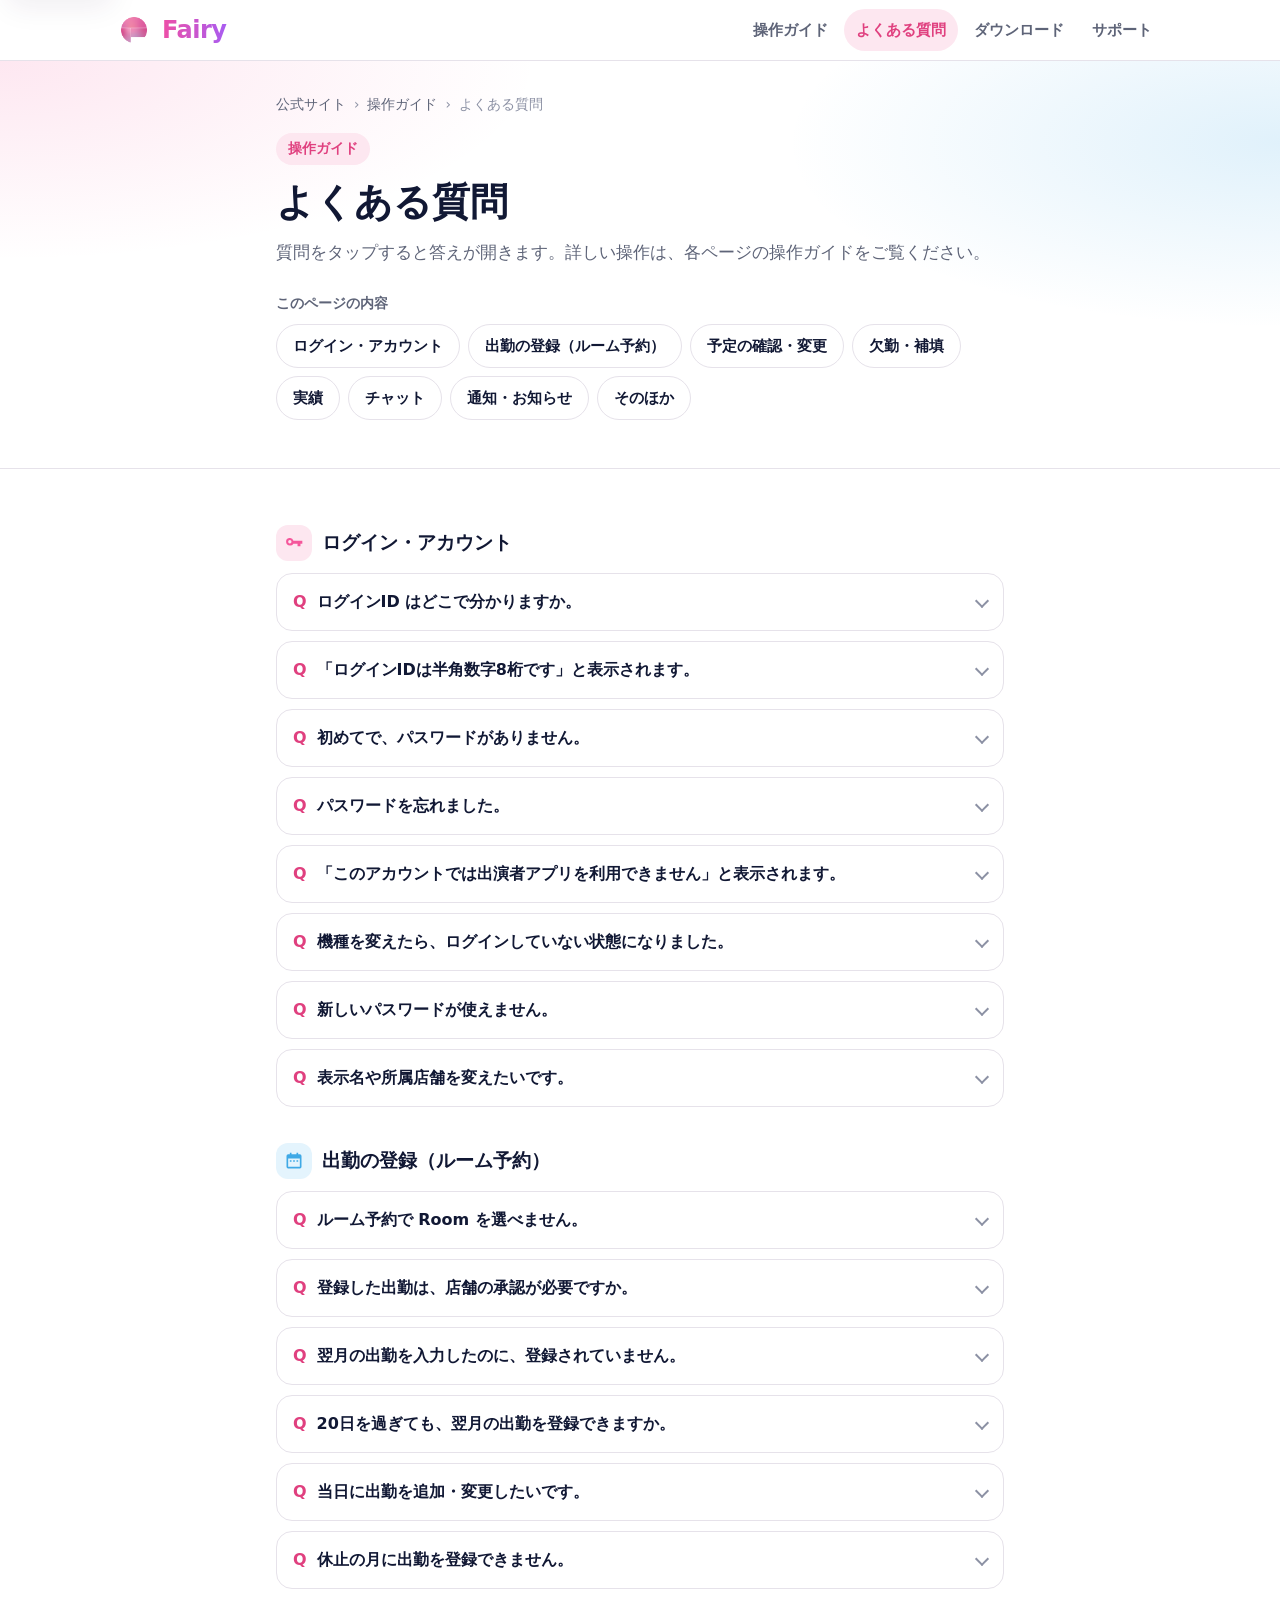
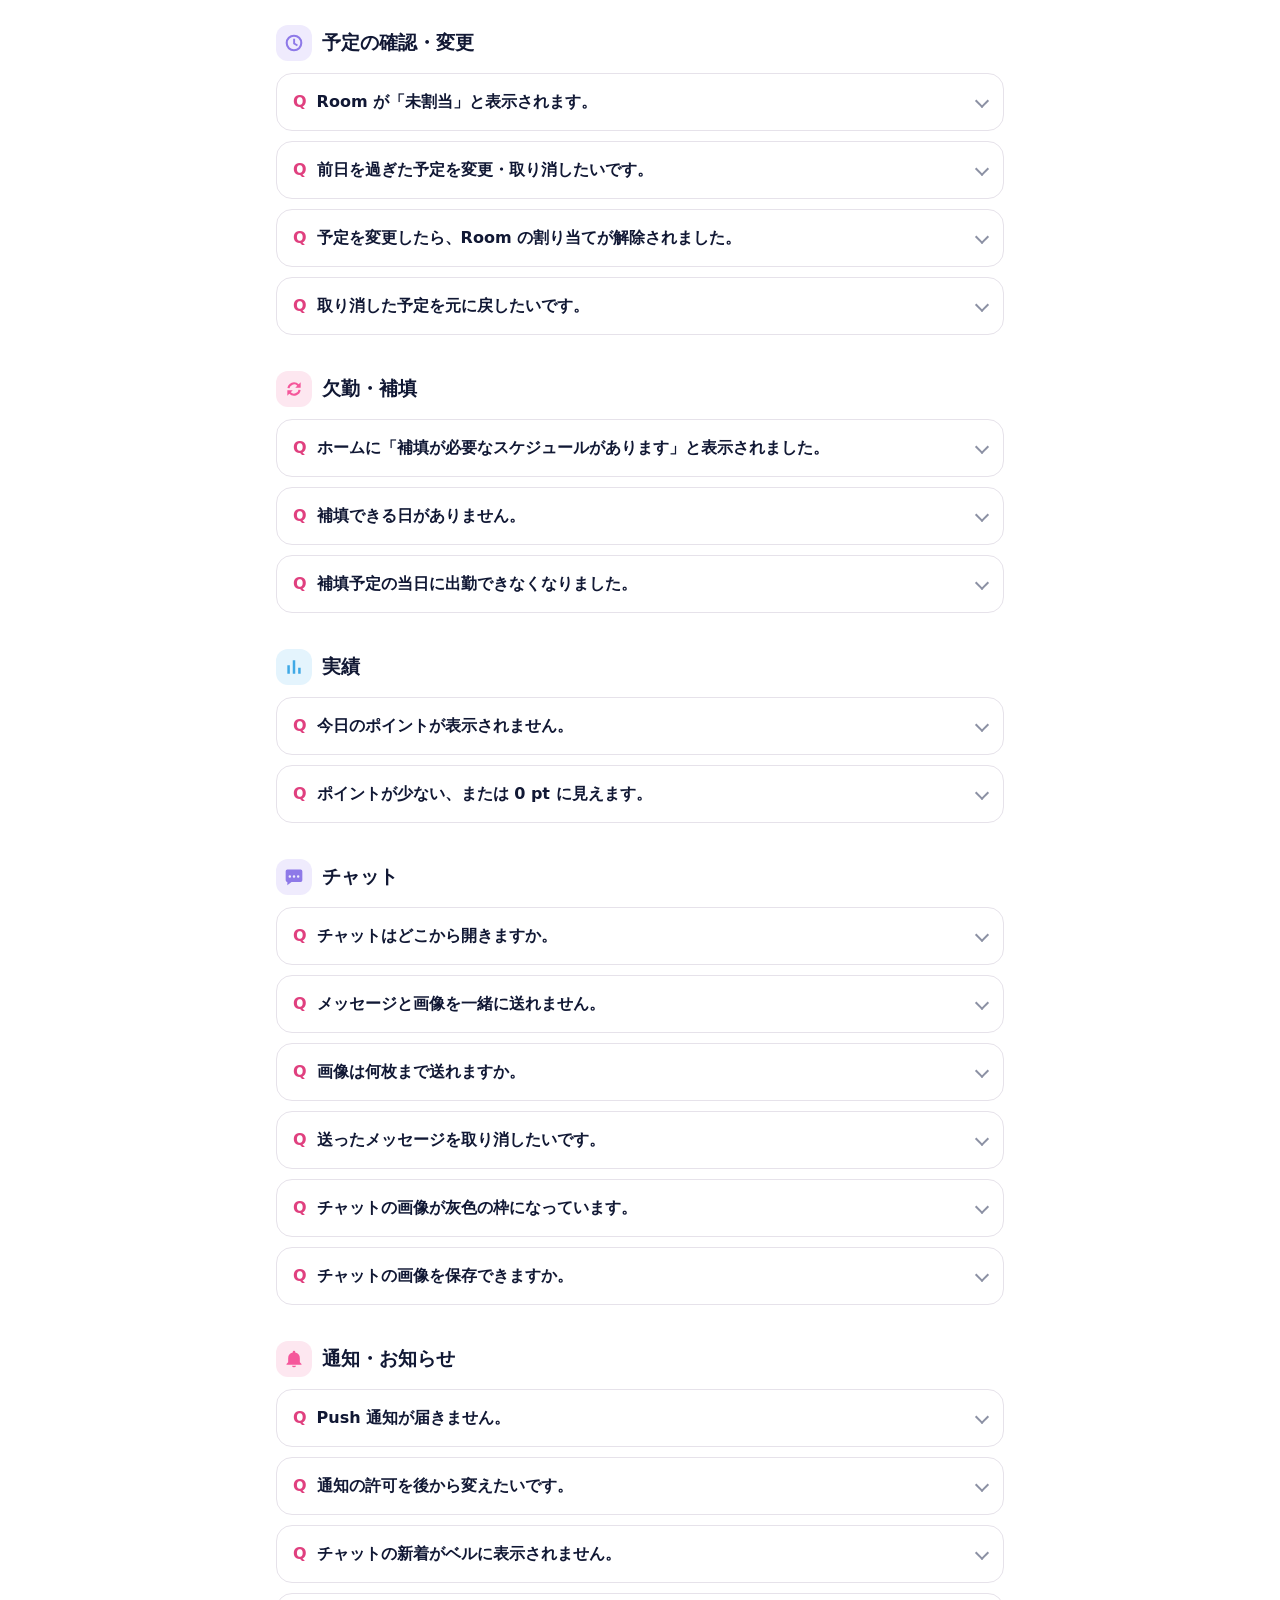
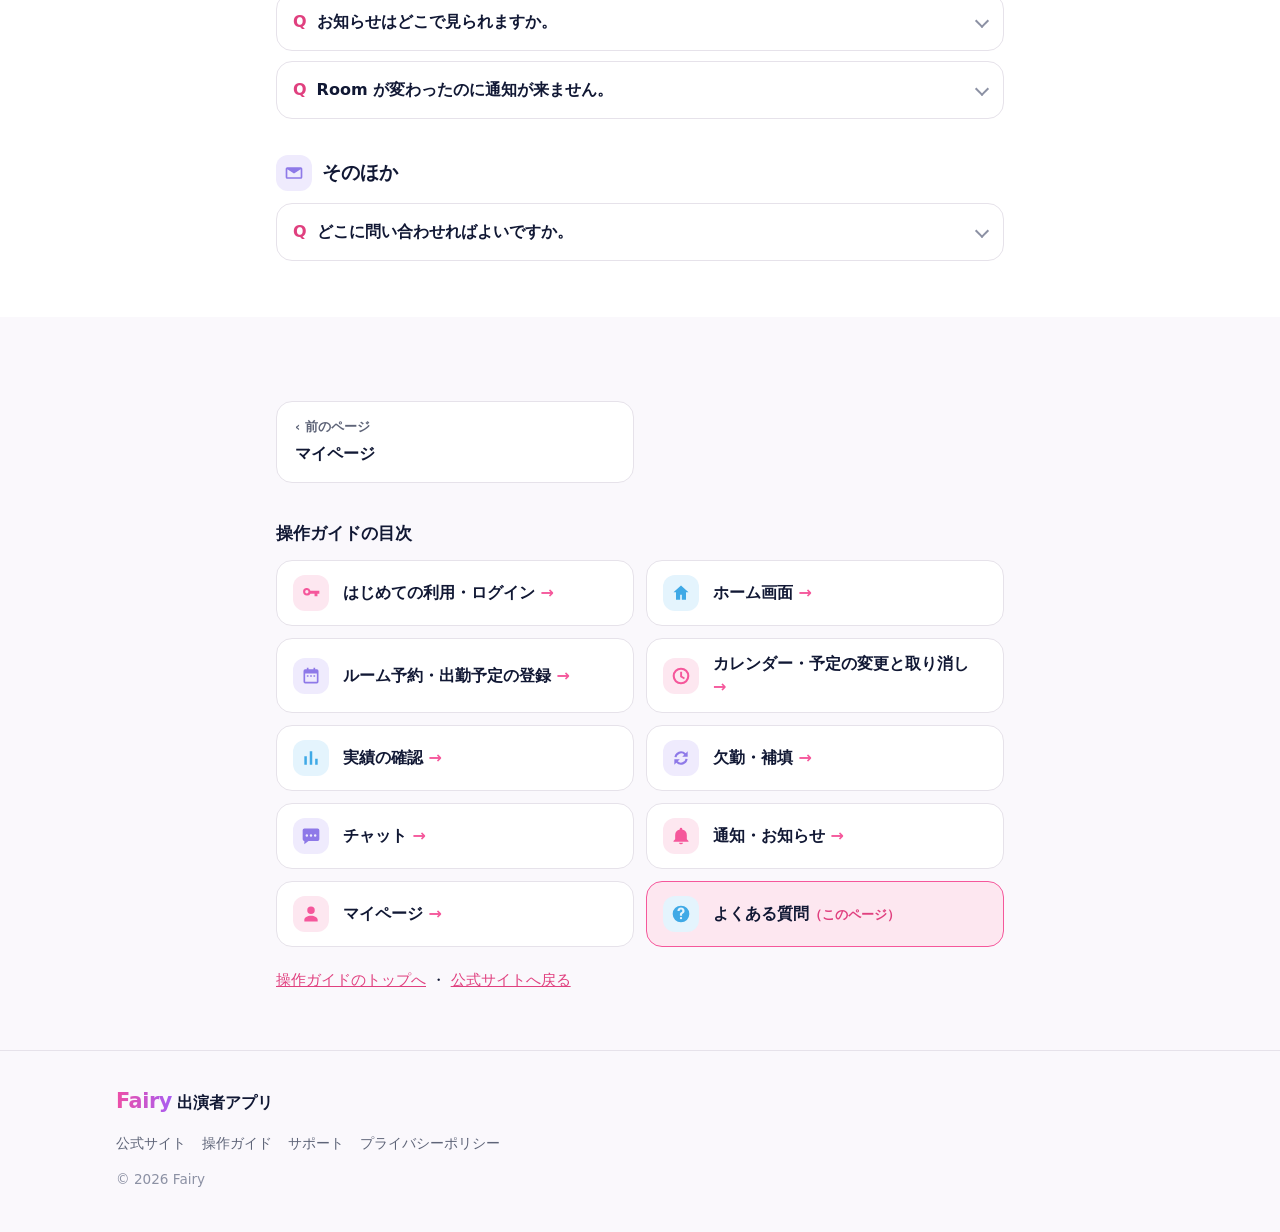
<file: guide/faq/index.html>
<!doctype html>
<html lang="ja">
<head>
  <meta charset="utf-8">
  <meta name="viewport" content="width=device-width, initial-scale=1">
  <title>よくある質問 | Fairy 操作ガイド</title>
  <meta name="description" content="Fairy 出演者アプリのよくある質問。ログイン、出勤の登録、予定の変更、補填、実績、チャット、通知・お知らせについて。">
  <meta name="robots" content="noindex">
  <meta name="theme-color" content="#ffffff">
  <meta name="format-detection" content="telephone=no">
  <link rel="icon" type="image/png" href="/assets/img/favicon-64.png">
  <link rel="apple-touch-icon" href="/assets/img/apple-touch-icon.png">
  <link rel="stylesheet" href="/assets/css/site.css">
  <link rel="stylesheet" href="/assets/css/guide.css">
</head>
<body class="guide">
  <a class="skip-link" href="#main">本文へ移動</a>
  <header class="site-header">
    <div class="container header-inner">
      <a class="brand" href="/" aria-label="Fairy 出演者アプリ トップ">
        <img src="/assets/img/app-icon-512.png" alt="" width="36" height="36">
        <span class="brand-word">Fairy</span>
      </a>
      <button class="nav-toggle" type="button" aria-expanded="false" aria-controls="site-nav">
        <span class="nav-toggle-bar"></span><span class="visually-hidden">メニュー</span>
      </button>
      <nav id="site-nav" class="site-nav" aria-label="サイト内">
        <a href="/guide/">操作ガイド</a>
        <a href="/guide/faq/" aria-current="page">よくある質問</a>
        <a href="/#download">ダウンロード</a>
        <a href="/#support">サポート</a>
      </nav>
    </div>
  </header>

  <main id="main">
    <section class="guide-hero" aria-labelledby="page-title">
      <div class="container narrow">
        <nav class="breadcrumb" aria-label="現在地"><ol><li><a href="/">公式サイト</a></li><li><a href="/guide/">操作ガイド</a></li><li aria-current="page">よくある質問</li></ol></nav>
        <p class="eyebrow">操作ガイド</p>
        <h1 id="page-title">よくある質問</h1>
        <p class="lead">質問をタップすると答えが開きます。詳しい操作は、各ページの操作ガイドをご覧ください。</p>
        <nav class="guide-toc" aria-label="このページの内容">
          <p class="guide-toc-title">このページの内容</p>
          <ul>
            <li><a href="#faq-login">ログイン・アカウント</a></li>
            <li><a href="#faq-rooms">出勤の登録（ルーム予約）</a></li>
            <li><a href="#faq-calendar">予定の確認・変更</a></li>
            <li><a href="#faq-makeup">欠勤・補填</a></li>
            <li><a href="#faq-performance">実績</a></li>
            <li><a href="#faq-chat">チャット</a></li>
            <li><a href="#faq-notifications">通知・お知らせ</a></li>
            <li><a href="#faq-other">そのほか</a></li>
          </ul>
        </nav>
      </div>
    </section>
    <section class="section guide-section" aria-label="よくある質問">
      <div class="container narrow">
        <section class="faq-group" id="faq-login" aria-labelledby="faq-login-title">
          <h2 id="faq-login-title"><span class="feature-icon tone-pink" aria-hidden="true"><svg viewBox="0 0 24 24"><path d="M7 15a4.5 4.5 0 1 1 4.33-5.75H22v3.5h-2.25V16h-3.5v-3.25h-4.92A4.5 4.5 0 0 1 7 15zm0-2.5a2 2 0 1 0 0-4 2 2 0 0 0 0 4z"/></svg></span>ログイン・アカウント</h2>
          <div class="faq-list">
          <details class="faq-item" id="q-login-id">
            <summary>ログインID はどこで分かりますか。</summary>
            <div class="faq-answer"><p>ログインID は店舗が発行する半角数字8桁です。ログインした後は、マイページでいつでも確認できます。</p></div>
          </details>
          <details class="faq-item" id="q-login-format">
            <summary>「ログインIDは半角数字8桁です」と表示されます。</summary>
            <div class="faq-answer"><p>8桁の半角数字を入力してください。全角の数字やメールアドレスは使えません。</p></div>
          </details>
          <details class="faq-item" id="q-first-time">
            <summary>初めてで、パスワードがありません。</summary>
            <div class="faq-answer"><p>店舗から受け取った設定コードで、店舗が案内するWebページから最初のパスワードを設定します。アプリの中では設定しません。</p><p><a href="/guide/login/#first-password">最初のパスワードを設定する</a></p></div>
          </details>
          <details class="faq-item" id="q-forgot">
            <summary>パスワードを忘れました。</summary>
            <div class="faq-answer"><p>所属店舗のスタッフにお問い合わせください。店舗から受け取る再設定コードで、新しいパスワードを設定します。</p><p><a href="/guide/login/#forgot">パスワードを忘れたとき</a></p></div>
          </details>
          <details class="faq-item" id="q-denied">
            <summary>「このアカウントでは出演者アプリを利用できません」と表示されます。</summary>
            <div class="faq-answer"><p>このアカウントは出演者アプリで利用できない状態です。店舗の担当者へお問い合わせください。</p></div>
          </details>
          <details class="faq-item" id="q-device">
            <summary>機種を変えたら、ログインしていない状態になりました。</summary>
            <div class="faq-answer"><p>ログインの状態は端末ごとに保存されます。新しい端末で、ログインID とパスワードでログインしてください。</p></div>
          </details>
          <details class="faq-item" id="q-password-rule">
            <summary>新しいパスワードが使えません。</summary>
            <div class="faq-answer"><p>10〜16文字の半角英数字で、大文字・小文字・数字をそれぞれ1文字以上含めてください。今と同じパスワードは使えません。</p><p><a href="/guide/account/#password">パスワードを変更する</a></p></div>
          </details>
          <details class="faq-item" id="q-edit-profile">
            <summary>表示名や所属店舗を変えたいです。</summary>
            <div class="faq-answer"><p>アカウント情報はアプリでは変更できません。店舗にご相談ください。</p></div>
          </details>
          </div>
        </section>
        <section class="faq-group" id="faq-rooms" aria-labelledby="faq-rooms-title">
          <h2 id="faq-rooms-title"><span class="feature-icon tone-blue" aria-hidden="true"><svg viewBox="0 0 24 24"><path d="M7 2v2H5a2 2 0 0 0-2 2v13a2 2 0 0 0 2 2h14a2 2 0 0 0 2-2V6a2 2 0 0 0-2-2h-2V2h-2v2H9V2zm-2 7h14v10H5zm2 2v2h2v-2zm4 0v2h2v-2zm4 0v2h2v-2z"/></svg></span>出勤の登録（ルーム予約）</h2>
          <div class="faq-list">
          <details class="faq-item" id="q-room-select">
            <summary>ルーム予約で Room を選べません。</summary>
            <div class="faq-answer"><p>「ルーム予約」は、出勤する日時を登録する画面です。Room は店舗が割り当てます。割り当てられると、ホームやカレンダーに表示されます。出勤する日に Room が決まると、ベルと Push 通知でもお知らせします。</p><p><a href="/guide/rooms/#about">ルーム予約とは</a></p></div>
          </details>
          <details class="faq-item" id="q-approval">
            <summary>登録した出勤は、店舗の承認が必要ですか。</summary>
            <div class="faq-answer"><p>必要ありません。登録した時点で出勤予定になり、すぐにカレンダーに反映されます。ただし、店舗の都合で変更・取り消しになる場合があります。</p></div>
          </details>
          <details class="faq-item" id="q-draft-lost">
            <summary>翌月の出勤を入力したのに、登録されていません。</summary>
            <div class="faq-answer"><p>最後に「この内容で登録する」を押すまでは登録されていません。入力の途中の内容は、アプリを終了したときや、ログアウトしたとき、月が替わったときに消えます。もう一度入力して、最後まで操作してください。</p><p><a href="/guide/rooms/#next-month">翌月の出勤予定を登録する</a></p></div>
          </details>
          <details class="faq-item" id="q-after20">
            <summary>20日を過ぎても、翌月の出勤を登録できますか。</summary>
            <div class="faq-answer"><p>できます。20日は登録へのご協力をお願いしている目安で、締め切りではありません。21日以降も、前の月の末日まで翌月の出勤予定を登録できます。アプリには「登録期限を過ぎていますが、出勤予定は登録できます。」と表示されます。</p></div>
          </details>
          <details class="faq-item" id="q-sameday">
            <summary>当日に出勤を追加・変更したいです。</summary>
            <div class="faq-answer"><p>当日の追加・変更はアプリからはできません。店舗の公式LINE からご相談ください。</p></div>
          </details>
          <details class="faq-item" id="q-pause">
            <summary>休止の月に出勤を登録できません。</summary>
            <div class="faq-answer"><p>休止の月には出勤予定を登録できません。休止について分からないときは店舗にご相談ください。</p></div>
          </details>
          </div>
        </section>
        <section class="faq-group" id="faq-calendar" aria-labelledby="faq-calendar-title">
          <h2 id="faq-calendar-title"><span class="feature-icon tone-lavender" aria-hidden="true"><svg viewBox="0 0 24 24"><path d="M12 2a10 10 0 1 0 0 20 10 10 0 0 0 0-20zm0 2.5a7.5 7.5 0 1 1 0 15 7.5 7.5 0 0 1 0-15zM11 7v6.2l4.6 2.7 1.1-1.8-3.4-2V7z"/></svg></span>予定の確認・変更</h2>
          <div class="faq-list">
          <details class="faq-item" id="q-room-unassigned">
            <summary>Room が「未割当」と表示されます。</summary>
            <div class="faq-answer"><p>Room がまだ割り当てられていない状態です。Room は店舗が割り当てます。未割当でも出勤予定は有効です。出勤する日に Room が決まると、ベルと Push 通知で「本日のルームが決まりました」とお知らせします。</p></div>
          </details>
          <details class="faq-item" id="q-change-deadline">
            <summary>前日を過ぎた予定を変更・取り消したいです。</summary>
            <div class="faq-answer"><p>出勤する日の前日 23:59 を過ぎると、アプリからは変更・取り消しできません。店舗の公式LINE からご相談ください。</p><p><a href="/guide/calendar/#limit">変更・取り消しの期限</a></p></div>
          </details>
          <details class="faq-item" id="q-room-released">
            <summary>予定を変更したら、Room の割り当てが解除されました。</summary>
            <div class="faq-answer"><p>日付を変更したときや、変更後の時間が同じ Room のほかの予定などと重なったときは、Room が解除されます。出勤予定はそのまま残り、Room は店舗が割り当て直します。</p><p><a href="/guide/calendar/#room-release">Room の割り当てが解除される場合</a></p></div>
          </details>
          <details class="faq-item" id="q-cancel-undo">
            <summary>取り消した予定を元に戻したいです。</summary>
            <div class="faq-answer"><p>取り消した予定は元に戻せません。もう一度出勤するときは、ルーム予約から新しく登録してください。期限を過ぎているときは店舗の公式LINE からご相談ください。</p></div>
          </details>
          </div>
        </section>
        <section class="faq-group" id="faq-makeup" aria-labelledby="faq-makeup-title">
          <h2 id="faq-makeup-title"><span class="feature-icon tone-pink" aria-hidden="true"><svg viewBox="0 0 24 24"><path d="M12 4a8 8 0 0 0-7.92 6.86l2.48.36A5.5 5.5 0 0 1 15.9 8.1L13.5 10.5H20V4l-2.3 2.3A7.96 7.96 0 0 0 12 4zm7.92 9.14l-2.48-.36A5.5 5.5 0 0 1 8.1 15.9l2.4-2.4H4V20l2.3-2.3A8 8 0 0 0 19.92 13.14z"/></svg></span>欠勤・補填</h2>
          <div class="faq-list">
          <details class="faq-item" id="q-makeup-what">
            <summary>ホームに「補填が必要なスケジュールがあります」と表示されました。</summary>
            <div class="faq-answer"><p>補填日の登録が必要な欠勤があります。「補填内容を確認する」から、期限までに補填日を登録してください。登録できる日がないときは「店舗にご相談ください」と表示されるので、店舗にご相談ください。</p><p><a href="/guide/makeup/#register">補填日を登録する</a></p></div>
          </details>
          <details class="faq-item" id="q-makeup-noday">
            <summary>補填できる日がありません。</summary>
            <div class="faq-answer"><p>アプリから登録できる日がないときは「店舗にご相談ください」と表示されます。店舗にご相談ください。</p></div>
          </details>
          <details class="faq-item" id="q-makeup-cancel">
            <summary>補填予定の当日に出勤できなくなりました。</summary>
            <div class="faq-answer"><p>補填日の当日は、アプリから取り消しできません。店舗の公式LINE からご相談ください。</p></div>
          </details>
          </div>
        </section>
        <section class="faq-group" id="faq-performance" aria-labelledby="faq-performance-title">
          <h2 id="faq-performance-title"><span class="feature-icon tone-blue" aria-hidden="true"><svg viewBox="0 0 24 24"><path d="M4 20V10h3v10zm6.5 0V4h3v16zM17 20v-7h3v7z"/></svg></span>実績</h2>
          <div class="faq-list">
          <details class="faq-item" id="q-points-today">
            <summary>今日のポイントが表示されません。</summary>
            <div class="faq-answer"><p>実績は、店舗が日ごとに確定した後に反映されます。今日の分は、今日のうちには表示されません。「YYYY/MM/DD 更新」の日付で、どの日までの実績かを確認できます。</p><p><a href="/guide/performance/#timing">実績の反映のタイミング</a></p></div>
          </details>
          <details class="faq-item" id="q-points-zero">
            <summary>ポイントが少ない、または 0 pt に見えます。</summary>
            <div class="faq-answer"><p>「実績はまだ更新されていません」「今月の実績はまだ反映されていません」「この期間の実績は確認できません」は、まだ反映されていない（または確認できない）という意味で、0 pt ではありません。ポイント集計では、まだ反映されていない日は 0 pt と表示されます。「YYYY/MM/DD 更新」の日付より後の日は、まだ反映されていません。反映された後の表示に疑問があるときは店舗にご相談ください。</p><p><a href='/guide/performance/#timing'>実績の反映のタイミング</a></p></div>
          </details>
          </div>
        </section>
        <section class="faq-group" id="faq-chat" aria-labelledby="faq-chat-title">
          <h2 id="faq-chat-title"><span class="feature-icon tone-lavender" aria-hidden="true"><svg viewBox="0 0 24 24"><path d="M4 3h16a2 2 0 0 1 2 2v11a2 2 0 0 1-2 2H9l-5 4v-4a2 2 0 0 1-2-2V5a2 2 0 0 1 2-2zm3 7a1.5 1.5 0 1 0 0 3 1.5 1.5 0 0 0 0-3zm5 0a1.5 1.5 0 1 0 0 3 1.5 1.5 0 0 0 0-3zm5 0a1.5 1.5 0 1 0 0 3 1.5 1.5 0 0 0 0-3z"/></svg></span>チャット</h2>
          <div class="faq-list">
          <details class="faq-item" id="q-chat-where">
            <summary>チャットはどこから開きますか。</summary>
            <div class="faq-answer"><p>画面の下のまん中の丸いボタン <span class="ui">チャット</span> から開きます。所属店舗のスタッフとメッセージや画像をやり取りできます。チャットが表示されないときは、アプリを最新のバージョンに更新してください。</p><p><a href="/guide/chat/#open">チャットを開く</a></p></div>
          </details>
          <details class="faq-item" id="q-chat-image-text">
            <summary>メッセージと画像を一緒に送れません。</summary>
            <div class="faq-answer"><p>1回の送信は、文字だけ、または画像だけです。文字と画像は別々に送ってください。入力中の文字は、画像を送った後も入力欄に残ります。</p><p><a href="/guide/chat/#send-images">画像を送る</a></p></div>
          </details>
          <details class="faq-item" id="q-chat-image-limit">
            <summary>画像は何枚まで送れますか。</summary>
            <div class="faq-answer"><p>1回に10枚までです。形式は JPEG・PNG・HEIC・WebP で、元の画像は1枚20MBまでです。</p></div>
          </details>
          <details class="faq-item" id="q-chat-retract">
            <summary>送ったメッセージを取り消したいです。</summary>
            <div class="faq-answer"><p>自分のメッセージを長押しし、<span class="ui">送信を取り消す</span> を押します。取り消したメッセージは元に戻せません。</p><p><a href="/guide/chat/#retract">送信を取り消す</a></p></div>
          </details>
          <details class="faq-item" id="q-chat-gray">
            <summary>チャットの画像が灰色の枠になっています。</summary>
            <div class="faq-answer"><p>画像の保存期間（送信から1か月）が過ぎたため、表示できなくなった画像です。「保存期間が終了したため、画像を表示できません」と表示されます。もう一度表示することはできません。</p><p><a href="/guide/chat/#expired">画像の保存期間</a></p></div>
          </details>
          <details class="faq-item" id="q-chat-save">
            <summary>チャットの画像を保存できますか。</summary>
            <div class="faq-answer"><p>アプリの中には、画像を保存・ダウンロード・共有する操作はありません。</p></div>
          </details>
          </div>
        </section>
        <section class="faq-group" id="faq-notifications" aria-labelledby="faq-notifications-title">
          <h2 id="faq-notifications-title"><span class="feature-icon tone-pink" aria-hidden="true"><svg viewBox="0 0 24 24"><path d="M12 22a2.5 2.5 0 0 0 2.45-2h-4.9A2.5 2.5 0 0 0 12 22zm7-6V11a7 7 0 0 0-5.5-6.84V3.5a1.5 1.5 0 0 0-3 0v.66A7 7 0 0 0 5 11v5l-2 2v1h18v-1z"/></svg></span>通知・お知らせ</h2>
          <div class="faq-list">
          <details class="faq-item" id="q-push-not-received">
            <summary>Push 通知が届きません。</summary>
            <div class="faq-answer"><p>次の順に確かめてください。</p><ol><li>マイページの <span class="ui">通知設定</span> で「端末の通知: オン」になっているか。オフのときは <span class="ui">端末の設定を開く</span> から許可します。</li><li>届かない種類（チャット・お知らせ・ルーム・補填）のスイッチがオンになっているか。</li><li>端末の「おやすみモード」「集中モード」や省電力の設定。</li><li>ログインしているか（ログアウト中は届きません）。</li></ol><p>アプリを開いて使っている間は、Push 通知は表示されません。ベルとチャットの件数で確認できます。</p><p><a href="/guide/notifications/#device">Push 通知が届かないとき</a></p></div>
          </details>
          <details class="faq-item" id="q-notif-permission-later">
            <summary>通知の許可を後から変えたいです。</summary>
            <div class="faq-answer"><p>マイページの <span class="ui">通知設定</span> を開きます。「端末の通知: 未設定」のときは <span class="ui">通知を許可する</span>、「端末の通知: オフ」のときは <span class="ui">端末の設定を開く</span> から変えられます。</p><p><a href="/guide/notifications/#settings">通知設定</a></p></div>
          </details>
          <details class="faq-item" id="q-chat-not-in-bell">
            <summary>チャットの新着がベルに表示されません。</summary>
            <div class="faq-answer"><p>チャットはベルの一覧には入りません。画面の下の <span class="ui">チャット</span> のボタンに、まだ読んでいないメッセージの件数が付きます。</p></div>
          </details>
          <details class="faq-item" id="q-announcement-where">
            <summary>お知らせはどこで見られますか。</summary>
            <div class="faq-answer"><p>ホームの右上のベルを押し、「通知」の画面のいちばん上の <span class="ui">お知らせの一覧</span> から開きます。「新しいお知らせがあります」の通知を押すと、そのお知らせが直接開きます。</p><p><a href="/guide/notifications/#announcements">お知らせ</a></p></div>
          </details>
          <details class="faq-item" id="q-room-notice-again">
            <summary>Room が変わったのに通知が来ません。</summary>
            <div class="faq-answer"><p>ルームの通知は、1つの出勤予定につき1回だけです。その後に Room が変わったり、割り当てが解除されたりしても、もう一度は通知されません。最新の Room はホームやカレンダーで確認してください。</p></div>
          </details>
          </div>
        </section>
        <section class="faq-group" id="faq-other" aria-labelledby="faq-other-title">
          <h2 id="faq-other-title"><span class="feature-icon tone-lavender" aria-hidden="true"><svg viewBox="0 0 24 24"><path d="M4 5h16a2 2 0 0 1 2 2v10a2 2 0 0 1-2 2H4a2 2 0 0 1-2-2V7a2 2 0 0 1 2-2zm0 2.5V17h16V7.5l-8 5z"/></svg></span>そのほか</h2>
          <div class="faq-list">
          <details class="faq-item" id="q-contact">
            <summary>どこに問い合わせればよいですか。</summary>
            <div class="faq-answer"><p>ログインID・パスワード・出勤予定・補填など、日々の利用については所属店舗へお問い合わせください。アプリについてのお問い合わせは <a href="https://privacy.fff-inc.com/support/">サポート窓口</a> をご覧ください。</p></div>
          </details>
          </div>
        </section>
      </div>
    </section>
    <script>
      // A link to a question (…/faq/#q-…) opens that question.
      (function () {
        function openFromHash() {
          var id = decodeURIComponent(location.hash.slice(1));
          if (!id) return;
          var el = document.getElementById(id);
          if (el && el.tagName === 'DETAILS') { el.open = true; }
        }
        openFromHash();
        window.addEventListener('hashchange', openFromHash);
      })();
    </script>
    <section class="section alt" aria-label="ほかのページ">
      <div class="container narrow">
        <nav class="guide-pager" aria-label="前後のページ">
          <a class="prev" href="/guide/account/"><small>‹ 前のページ</small><span>マイページ</span></a>
        </nav>
        <h2 class="guide-menu-title">操作ガイドの目次</h2>
        <ul class="topic-grid is-compact">
          <li>
            <a class="topic-card" href="/guide/login/">
              <span class="feature-icon tone-pink" aria-hidden="true"><svg viewBox="0 0 24 24"><path d="M7 15a4.5 4.5 0 1 1 4.33-5.75H22v3.5h-2.25V16h-3.5v-3.25h-4.92A4.5 4.5 0 0 1 7 15zm0-2.5a2 2 0 1 0 0-4 2 2 0 0 0 0 4z"/></svg></span>
              <span class="topic-card-title">はじめての利用・ログイン</span>
              <span class="topic-card-text">最初のパスワードの設定、ログイン、パスワードを忘れたとき</span>
            </a>
          </li>
          <li>
            <a class="topic-card" href="/guide/home/">
              <span class="feature-icon tone-blue" aria-hidden="true"><svg viewBox="0 0 24 24"><path d="M12 3l9 8h-3v9h-5v-6h-2v6H6v-9H3z"/></svg></span>
              <span class="topic-card-title">ホーム画面</span>
              <span class="topic-card-text">今月のポイント、目標、今日・次回の出勤と Room、ベル</span>
            </a>
          </li>
          <li>
            <a class="topic-card" href="/guide/rooms/">
              <span class="feature-icon tone-lavender" aria-hidden="true"><svg viewBox="0 0 24 24"><path d="M7 2v2H5a2 2 0 0 0-2 2v13a2 2 0 0 0 2 2h14a2 2 0 0 0 2-2V6a2 2 0 0 0-2-2h-2V2h-2v2H9V2zm-2 7h14v10H5zm2 2v2h2v-2zm4 0v2h2v-2zm4 0v2h2v-2z"/></svg></span>
              <span class="topic-card-title">ルーム予約・出勤予定の登録</span>
              <span class="topic-card-text">今月の出勤の追加と、翌月の出勤予定の登録</span>
            </a>
          </li>
          <li>
            <a class="topic-card" href="/guide/calendar/">
              <span class="feature-icon tone-pink" aria-hidden="true"><svg viewBox="0 0 24 24"><path d="M12 2a10 10 0 1 0 0 20 10 10 0 0 0 0-20zm0 2.5a7.5 7.5 0 1 1 0 15 7.5 7.5 0 0 1 0-15zM11 7v6.2l4.6 2.7 1.1-1.8-3.4-2V7z"/></svg></span>
              <span class="topic-card-title">カレンダー・予定の変更と取り消し</span>
              <span class="topic-card-text">登録した出勤予定の確認、変更、取り消し</span>
            </a>
          </li>
          <li>
            <a class="topic-card" href="/guide/performance/">
              <span class="feature-icon tone-blue" aria-hidden="true"><svg viewBox="0 0 24 24"><path d="M4 20V10h3v10zm6.5 0V4h3v16zM17 20v-7h3v7z"/></svg></span>
              <span class="topic-card-title">実績の確認</span>
              <span class="topic-card-text">今月の実績と、期間・サイトを選んだポイントの集計</span>
            </a>
          </li>
          <li>
            <a class="topic-card" href="/guide/makeup/">
              <span class="feature-icon tone-lavender" aria-hidden="true"><svg viewBox="0 0 24 24"><path d="M12 4a8 8 0 0 0-7.92 6.86l2.48.36A5.5 5.5 0 0 1 15.9 8.1L13.5 10.5H20V4l-2.3 2.3A7.96 7.96 0 0 0 12 4zm7.92 9.14l-2.48-.36A5.5 5.5 0 0 1 8.1 15.9l2.4-2.4H4V20l2.3-2.3A8 8 0 0 0 19.92 13.14z"/></svg></span>
              <span class="topic-card-title">欠勤・補填</span>
              <span class="topic-card-text">補填のお知らせと、補填日の登録</span>
            </a>
          </li>
          <li>
            <a class="topic-card" href="/guide/chat/">
              <span class="feature-icon tone-lavender" aria-hidden="true"><svg viewBox="0 0 24 24"><path d="M4 3h16a2 2 0 0 1 2 2v11a2 2 0 0 1-2 2H9l-5 4v-4a2 2 0 0 1-2-2V5a2 2 0 0 1 2-2zm3 7a1.5 1.5 0 1 0 0 3 1.5 1.5 0 0 0 0-3zm5 0a1.5 1.5 0 1 0 0 3 1.5 1.5 0 0 0 0-3zm5 0a1.5 1.5 0 1 0 0 3 1.5 1.5 0 0 0 0-3z"/></svg></span>
              <span class="topic-card-title">チャット</span>
              <span class="topic-card-text">店舗とのメッセージ・画像のやり取り、既読、送信の取り消し</span>
            </a>
          </li>
          <li>
            <a class="topic-card" href="/guide/notifications/">
              <span class="feature-icon tone-pink" aria-hidden="true"><svg viewBox="0 0 24 24"><path d="M12 22a2.5 2.5 0 0 0 2.45-2h-4.9A2.5 2.5 0 0 0 12 22zm7-6V11a7 7 0 0 0-5.5-6.84V3.5a1.5 1.5 0 0 0-3 0v.66A7 7 0 0 0 5 11v5l-2 2v1h18v-1z"/></svg></span>
              <span class="topic-card-title">通知・お知らせ</span>
              <span class="topic-card-text">ベル、お知らせ、Push 通知、通知設定</span>
            </a>
          </li>
          <li>
            <a class="topic-card" href="/guide/account/">
              <span class="feature-icon tone-pink" aria-hidden="true"><svg viewBox="0 0 24 24"><path d="M12 12a4.5 4.5 0 1 0 0-9 4.5 4.5 0 0 0 0 9zm0 2c-4.42 0-8 2.24-8 5v2h16v-2c0-2.76-3.58-5-8-5z"/></svg></span>
              <span class="topic-card-title">マイページ</span>
              <span class="topic-card-text">アカウント情報、通知設定、パスワードの変更、ログアウト</span>
            </a>
          </li>
          <li>
            <a class="topic-card" href="/guide/faq/" aria-current="page">
              <span class="feature-icon tone-blue" aria-hidden="true"><svg viewBox="0 0 24 24"><path d="M12 2a10 10 0 1 0 0 20 10 10 0 0 0 0-20zm0 16.25a1.4 1.4 0 1 1 0-2.8 1.4 1.4 0 0 1 0 2.8zm1.3-5.1V14h-2.6v-1.6c0-1.2.8-1.9 1.7-2.45.75-.45 1.25-.85 1.25-1.6a1.65 1.65 0 0 0-3.3 0H7.75a4.25 4.25 0 0 1 8.5 0c0 1.85-1.2 2.75-2.25 3.3-.45.25-.7.45-.7.5z"/></svg></span>
              <span class="topic-card-title">よくある質問</span>
              <span class="topic-card-text">困ったときの確認事項</span>
            </a>
          </li>
        </ul>
        <p class="guide-back"><a href="/guide/">操作ガイドのトップへ</a> ・ <a href="/">公式サイトへ戻る</a></p>
      </div>
    </section>
  </main>

  <footer class="site-footer">
    <div class="container footer-inner">
      <p class="footer-brand"><span class="logo-text">Fairy</span> 出演者アプリ</p>
      <nav class="footer-nav" aria-label="フッター">
        <a href="/">公式サイト</a>
        <a href="/guide/">操作ガイド</a>
        <a href="https://privacy.fff-inc.com/support/">サポート</a>
        <a href="https://privacy.fff-inc.com/">プライバシーポリシー</a>
      </nav>
      <p class="copyright">&copy; <span data-year>2026</span> Fairy</p>
    </div>
  </footer>

  <script src="/assets/js/site.js"></script>
  <script src="/assets/js/guide.js"></script>
</body>
</html>
</file>
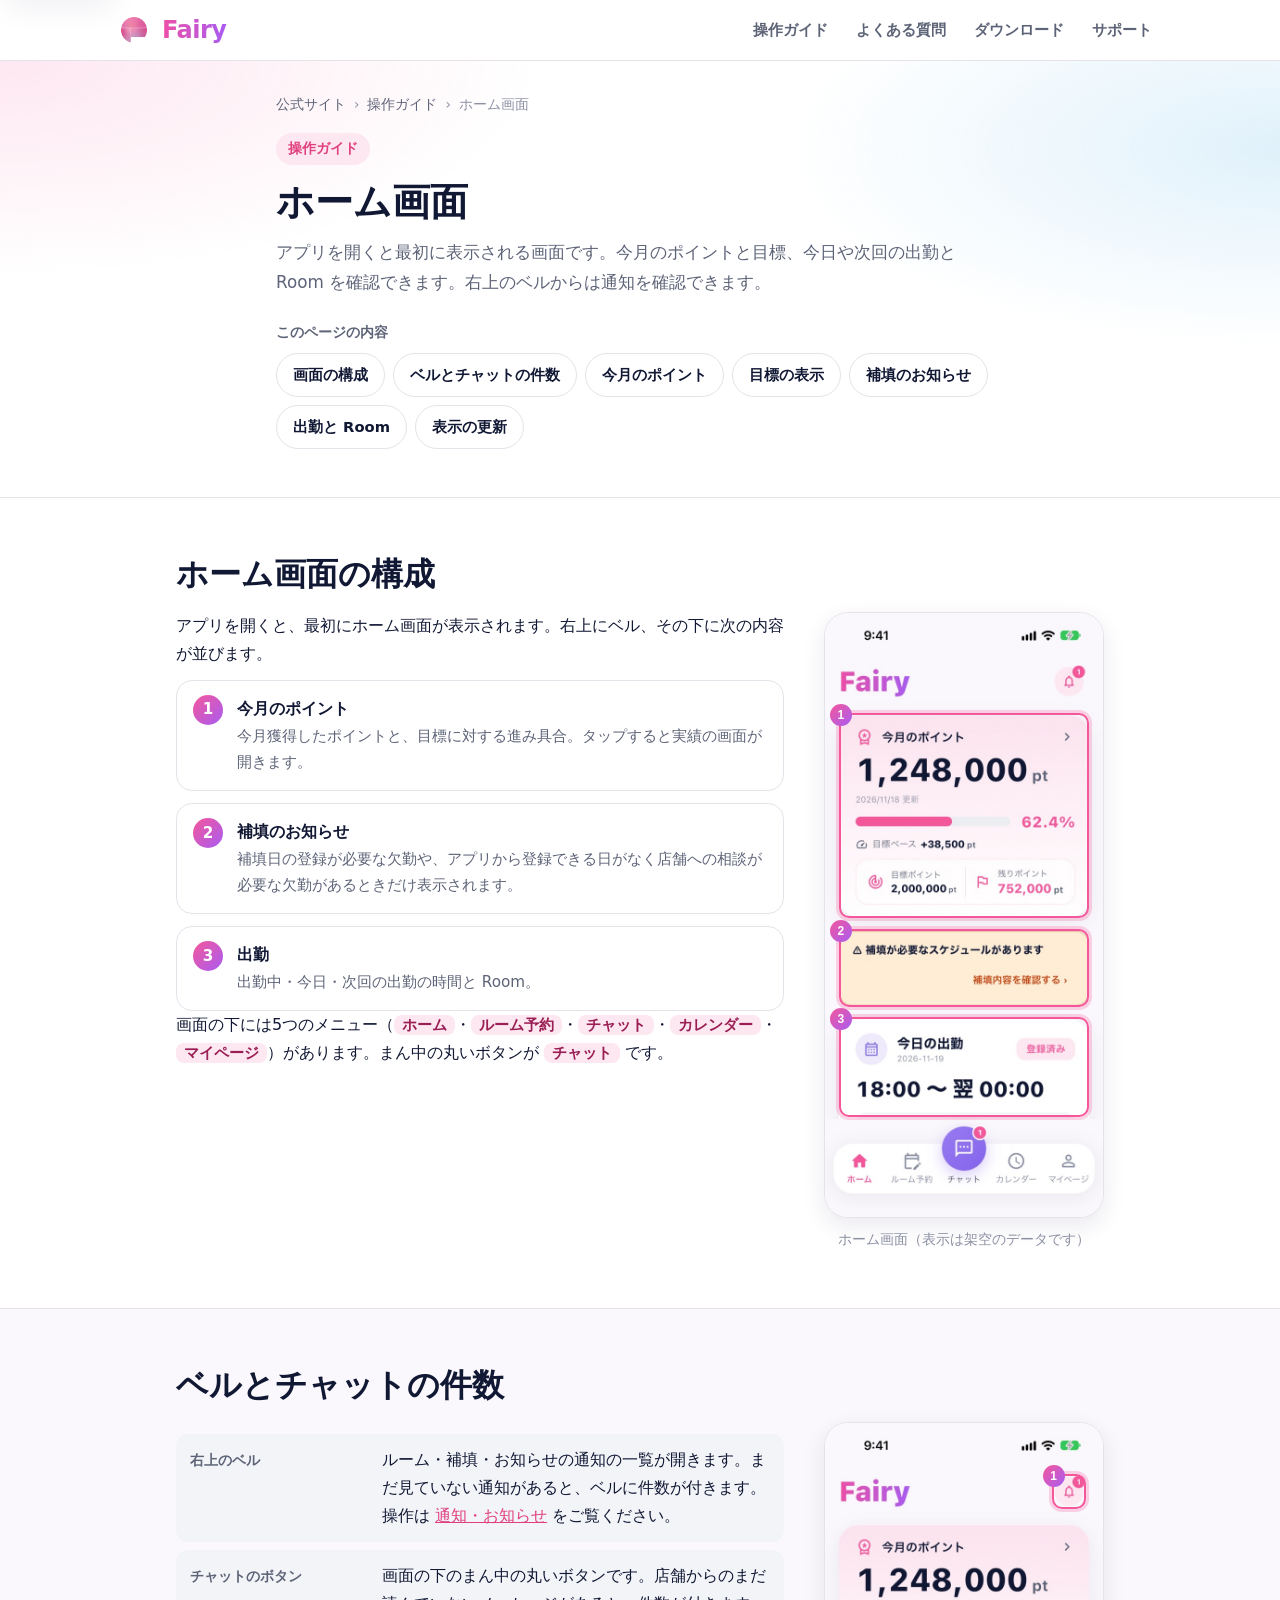
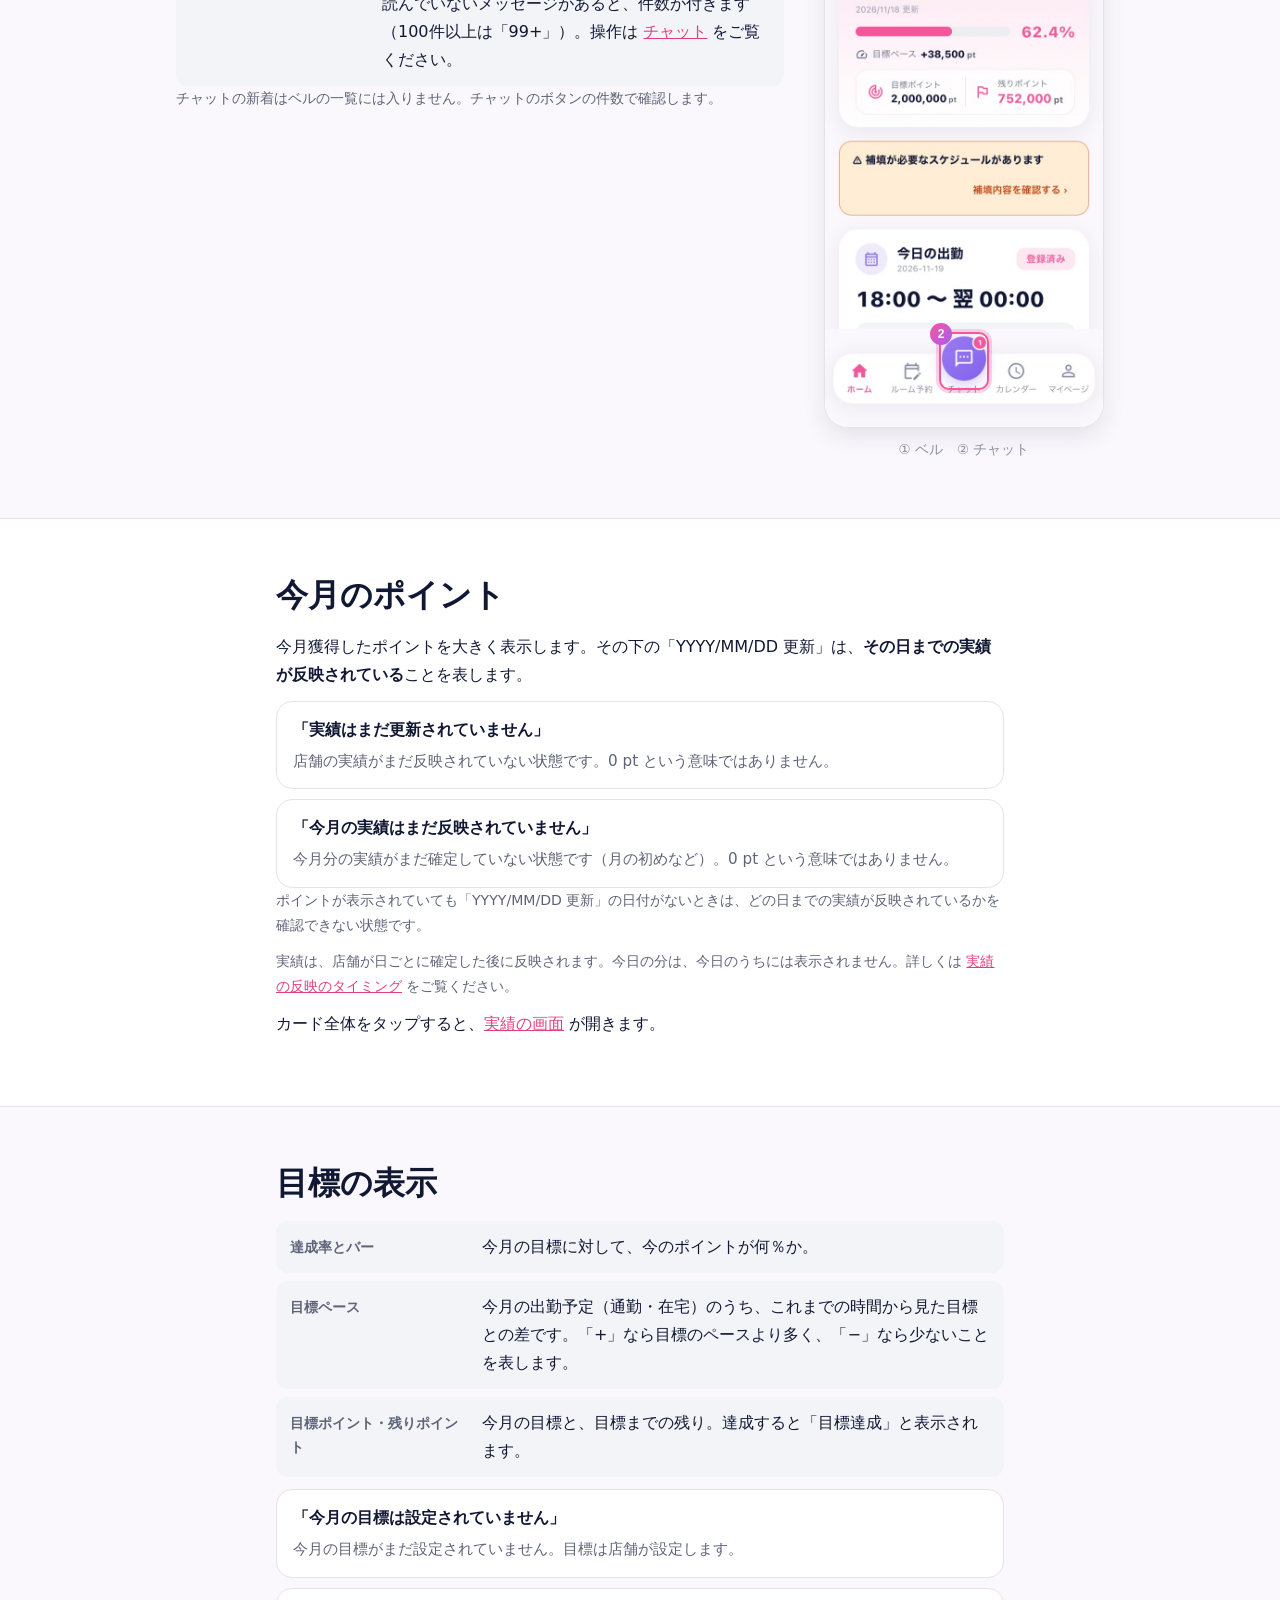
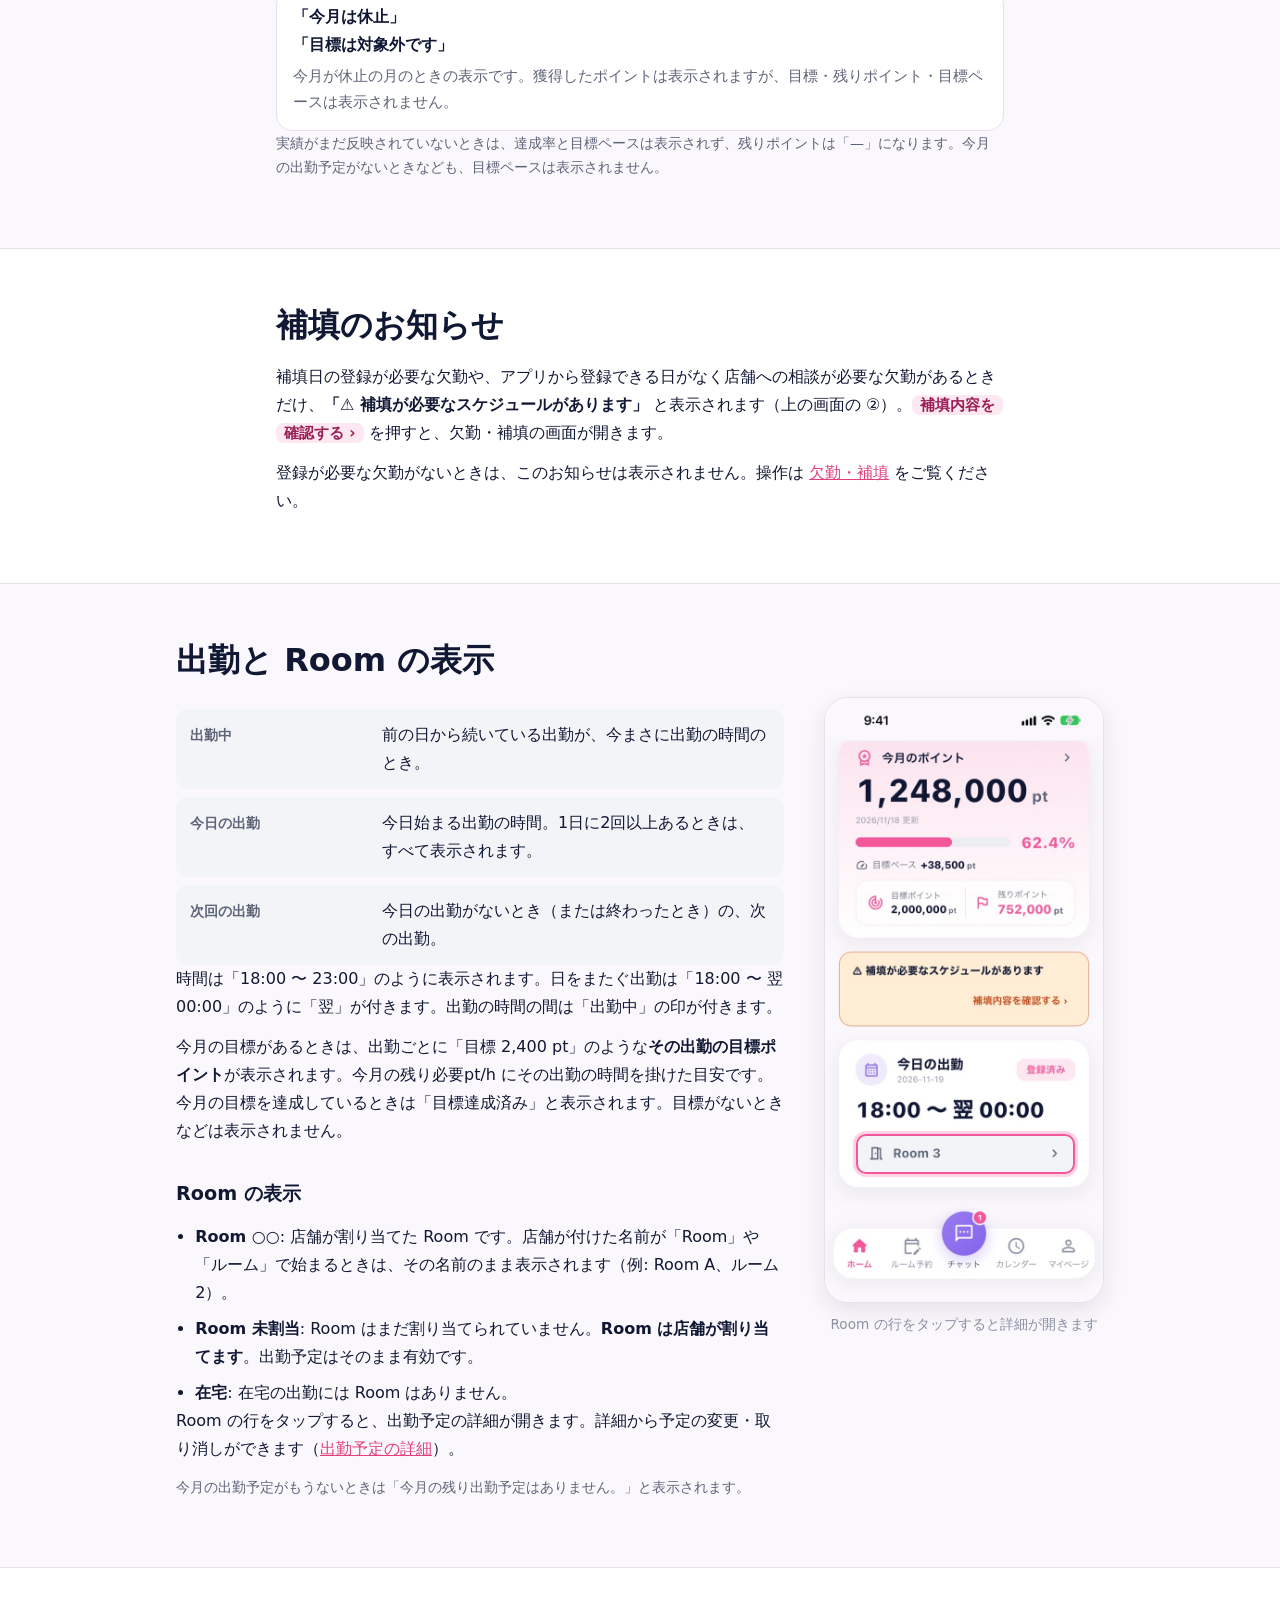
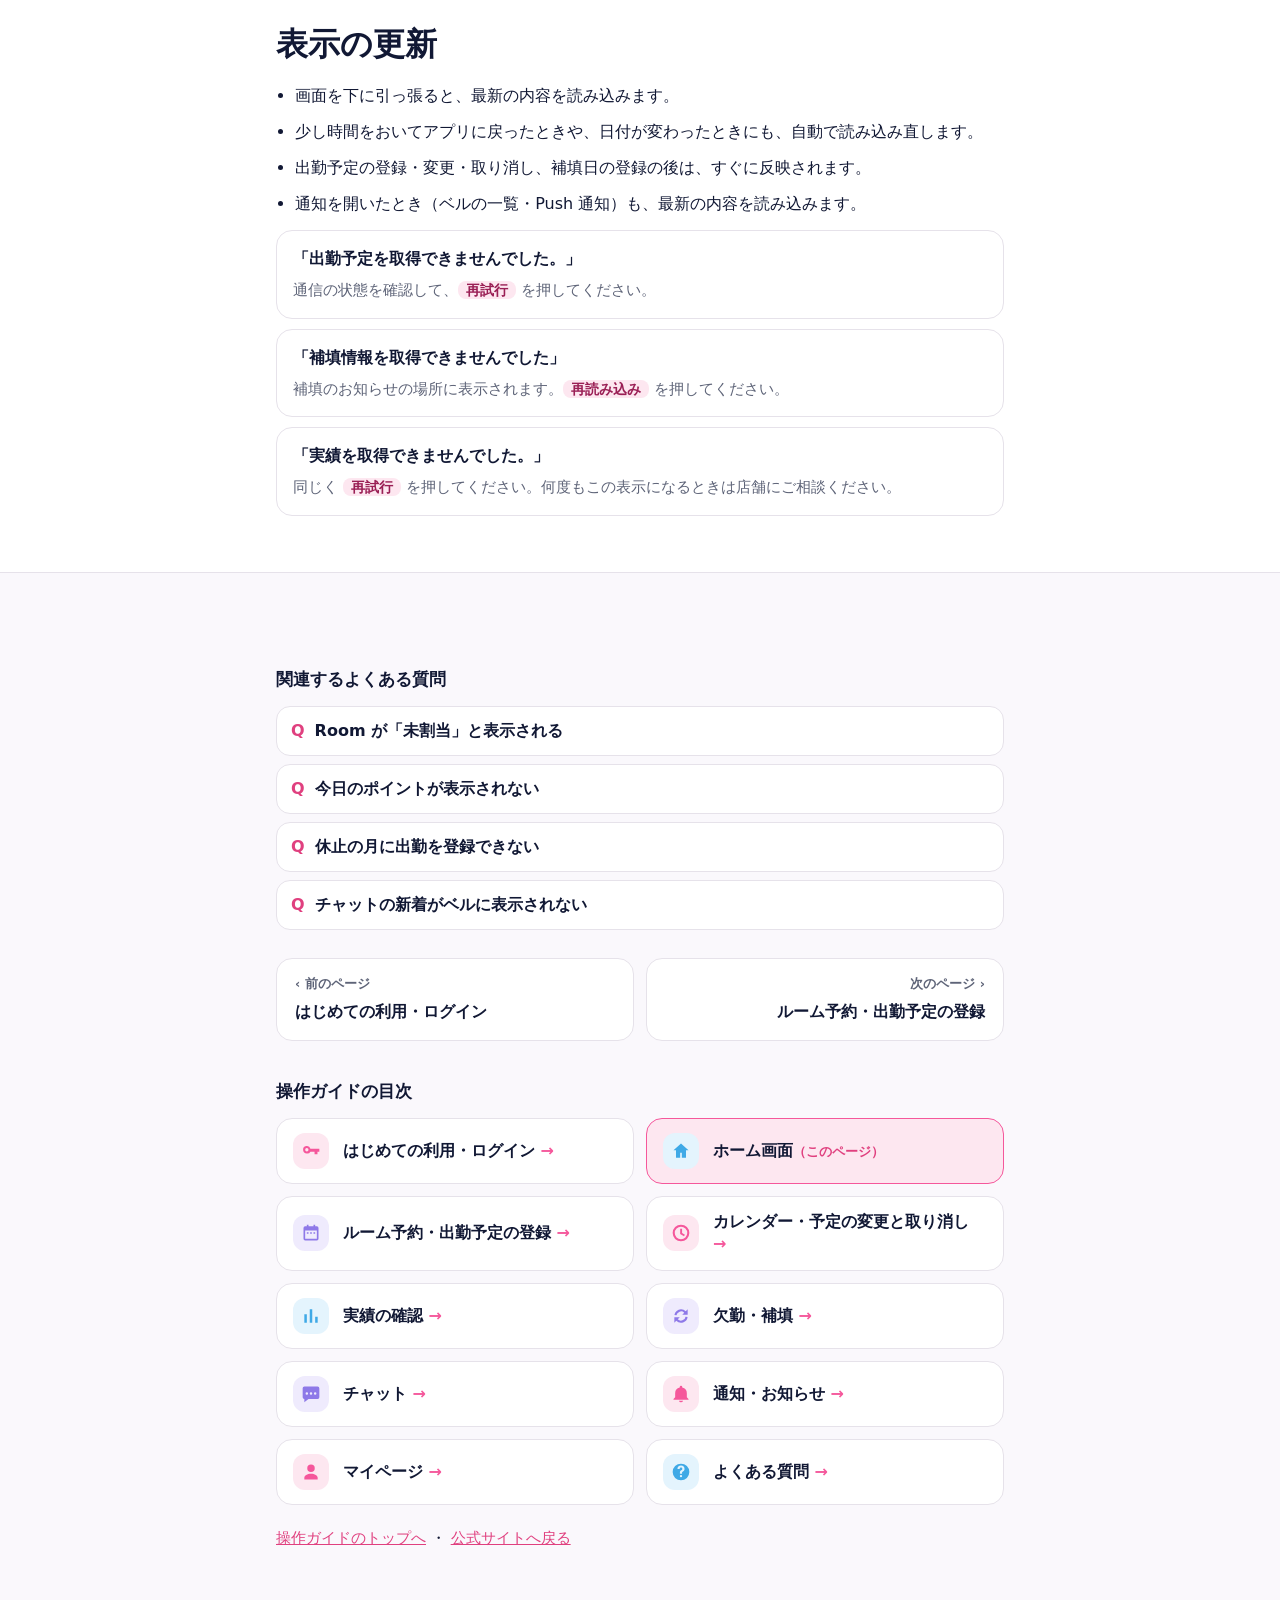
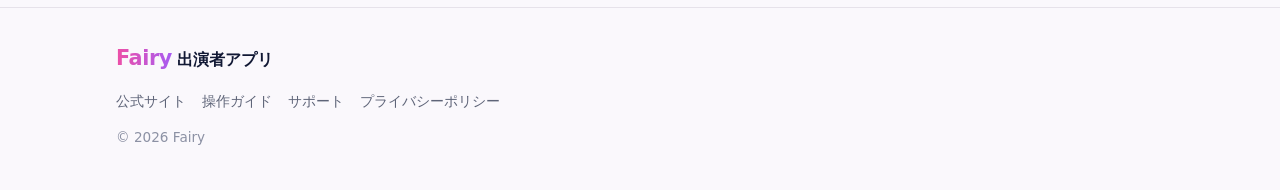
<file: guide/home/index.html>
<!doctype html>
<html lang="ja">
<head>
  <meta charset="utf-8">
  <meta name="viewport" content="width=device-width, initial-scale=1">
  <title>ホーム画面 | Fairy 操作ガイド</title>
  <meta name="description" content="Fairy 出演者アプリのホーム画面の見方。今月のポイント、目標、補填のお知らせ、出勤と Room。">
  <meta name="robots" content="noindex">
  <meta name="theme-color" content="#ffffff">
  <meta name="format-detection" content="telephone=no">
  <link rel="icon" type="image/png" href="/assets/img/favicon-64.png">
  <link rel="apple-touch-icon" href="/assets/img/apple-touch-icon.png">
  <link rel="stylesheet" href="/assets/css/site.css">
  <link rel="stylesheet" href="/assets/css/guide.css">
</head>
<body class="guide">
  <a class="skip-link" href="#main">本文へ移動</a>
  <header class="site-header">
    <div class="container header-inner">
      <a class="brand" href="/" aria-label="Fairy 出演者アプリ トップ">
        <img src="/assets/img/app-icon-512.png" alt="" width="36" height="36">
        <span class="brand-word">Fairy</span>
      </a>
      <button class="nav-toggle" type="button" aria-expanded="false" aria-controls="site-nav">
        <span class="nav-toggle-bar"></span><span class="visually-hidden">メニュー</span>
      </button>
      <nav id="site-nav" class="site-nav" aria-label="サイト内">
        <a href="/guide/">操作ガイド</a>
        <a href="/guide/faq/">よくある質問</a>
        <a href="/#download">ダウンロード</a>
        <a href="/#support">サポート</a>
      </nav>
    </div>
  </header>

  <main id="main">
    <section class="guide-hero" aria-labelledby="page-title">
      <div class="container narrow">
        <nav class="breadcrumb" aria-label="現在地"><ol><li><a href="/">公式サイト</a></li><li><a href="/guide/">操作ガイド</a></li><li aria-current="page">ホーム画面</li></ol></nav>
        <p class="eyebrow">操作ガイド</p>
        <h1 id="page-title">ホーム画面</h1>
        <p class="lead">アプリを開くと最初に表示される画面です。今月のポイントと目標、今日や次回の出勤と Room を確認できます。右上のベルからは通知を確認できます。</p>
        <nav class="guide-toc" aria-label="このページの内容">
          <p class="guide-toc-title">このページの内容</p>
          <ul>
            <li><a href="#layout">画面の構成</a></li>
            <li><a href="#bell">ベルとチャットの件数</a></li>
            <li><a href="#points">今月のポイント</a></li>
            <li><a href="#goal">目標の表示</a></li>
            <li><a href="#makeup-notice">補填のお知らせ</a></li>
            <li><a href="#shifts">出勤と Room</a></li>
            <li><a href="#refresh">表示の更新</a></li>
          </ul>
        </nav>
      </div>
    </section>
    <section class="section guide-section" id="layout" aria-labelledby="layout-title">
      <div class="container guide-wide">
        <h2 id="layout-title" class="section-title">ホーム画面の構成</h2>
        <div class="guide-split">
          <div>
            <p>アプリを開くと、最初にホーム画面が表示されます。右上にベル、その下に次の内容が並びます。</p>
            <ol class="steps">
              <li><strong>今月のポイント</strong><span>今月獲得したポイントと、目標に対する進み具合。タップすると実績の画面が開きます。</span></li>
              <li><strong>補填のお知らせ</strong><span>補填日の登録が必要な欠勤や、アプリから登録できる日がなく店舗への相談が必要な欠勤があるときだけ表示されます。</span></li>
              <li><strong>出勤</strong><span>出勤中・今日・次回の出勤の時間と Room。</span></li>
            </ol>
            <p>画面の下には5つのメニュー（<span class="ui">ホーム</span>・<span class="ui">ルーム予約</span>・<span class="ui">チャット</span>・<span class="ui">カレンダー</span>・<span class="ui">マイページ</span>）があります。まん中の丸いボタンが <span class="ui">チャット</span> です。</p>
          </div>
<figure class="screen-shot"><button class="zoom" type="button" aria-label="画像を拡大: ホーム画面: 今月のポイント、補填のお知らせ、今日の出勤"><span class="shot-frame"><img src="/assets/img/guide/s-home-top.jpg" alt="ホーム画面: 右上のベル、今月のポイント、補填のお知らせ、今日の出勤" width="600" height="1304" loading="lazy"><span class="mark" style="left:5%;top:16.6%;width:90%;height:34%" aria-hidden="true"><span class="mark-label">1</span></span><span class="mark" style="left:5%;top:52.4%;width:90%;height:12.8%" aria-hidden="true"><span class="mark-label">2</span></span><span class="mark" style="left:5%;top:67%;width:90%;height:16.4%" aria-hidden="true"><span class="mark-label">3</span></span></span></button><figcaption>ホーム画面（表示は架空のデータです）</figcaption></figure>
        </div>
      </div>
    </section>
    <section class="section guide-section alt" id="bell" aria-labelledby="bell-title">
      <div class="container guide-wide">
        <h2 id="bell-title" class="section-title">ベルとチャットの件数</h2>
        <div class="guide-split">
          <div>
            <dl class="guide-facts">
              <div><dt>右上のベル</dt><dd>ルーム・補填・お知らせの通知の一覧が開きます。まだ見ていない通知があると、ベルに件数が付きます。操作は <a href="/guide/notifications/">通知・お知らせ</a> をご覧ください。</dd></div>
              <div><dt>チャットのボタン</dt><dd>画面の下のまん中の丸いボタンです。店舗からのまだ読んでいないメッセージがあると、件数が付きます（100件以上は「99+」）。操作は <a href="/guide/chat/">チャット</a> をご覧ください。</dd></div>
            </dl>
            <p class="small-note">チャットの新着はベルの一覧には入りません。チャットのボタンの件数で確認します。</p>
          </div>
<figure class="screen-shot"><button class="zoom" type="button" aria-label="画像を拡大: ホーム画面の右上のベルと、チャットのボタン"><span class="shot-frame"><img src="/assets/img/guide/s-home-top.jpg" alt="ホーム画面の右上のベルと、チャットのボタン" width="600" height="1304" loading="lazy"><span class="mark" style="left:81.5%;top:8.4%;width:12.5%;height:5.8%" aria-hidden="true"><span class="mark-label">1</span></span><span class="mark" style="left:41%;top:84.2%;width:18%;height:9.6%" aria-hidden="true"><span class="mark-label">2</span></span></span></button><figcaption>① ベル　② チャット</figcaption></figure>
        </div>
      </div>
    </section>
    <section class="section guide-section" id="points" aria-labelledby="points-title">
      <div class="container narrow">
        <h2 id="points-title" class="section-title">今月のポイント</h2>
        <p>今月獲得したポイントを大きく表示します。その下の「YYYY/MM/DD 更新」は、<strong>その日までの実績が反映されている</strong>ことを表します。</p>
        <ul class="message-list">
          <li><q>実績はまだ更新されていません</q><span>店舗の実績がまだ反映されていない状態です。0 pt という意味ではありません。</span></li>
          <li><q>今月の実績はまだ反映されていません</q><span>今月分の実績がまだ確定していない状態です（月の初めなど）。0 pt という意味ではありません。</span></li>
        </ul>
        <p class="small-note">ポイントが表示されていても「YYYY/MM/DD 更新」の日付がないときは、どの日までの実績が反映されているかを確認できない状態です。</p>
        <p class="small-note">実績は、店舗が日ごとに確定した後に反映されます。今日の分は、今日のうちには表示されません。詳しくは <a href="/guide/performance/#timing">実績の反映のタイミング</a> をご覧ください。</p>
        <p>カード全体をタップすると、<a href="/guide/performance/">実績の画面</a> が開きます。</p>
      </div>
    </section>
    <section class="section guide-section alt" id="goal" aria-labelledby="goal-title">
      <div class="container narrow">
        <h2 id="goal-title" class="section-title">目標の表示</h2>
        <dl class="guide-facts">
          <div><dt>達成率とバー</dt><dd>今月の目標に対して、今のポイントが何％か。</dd></div>
          <div><dt>目標ペース</dt><dd>今月の出勤予定（通勤・在宅）のうち、これまでの時間から見た目標との差です。「+」なら目標のペースより多く、「−」なら少ないことを表します。</dd></div>
          <div><dt>目標ポイント・残りポイント</dt><dd>今月の目標と、目標までの残り。達成すると「目標達成」と表示されます。</dd></div>
        </dl>
        <ul class="message-list">
          <li><q>今月の目標は設定されていません</q><span>今月の目標がまだ設定されていません。目標は店舗が設定します。</span></li>
          <li><q>今月は休止</q><q>目標は対象外です</q><span>今月が休止の月のときの表示です。獲得したポイントは表示されますが、目標・残りポイント・目標ペースは表示されません。</span></li>
        </ul>
        <p class="small-note">実績がまだ反映されていないときは、達成率と目標ペースは表示されず、残りポイントは「—」になります。今月の出勤予定がないときなども、目標ペースは表示されません。</p>
      </div>
    </section>
    <section class="section guide-section" id="makeup-notice" aria-labelledby="makeup-notice-title">
      <div class="container narrow">
        <h2 id="makeup-notice-title" class="section-title">補填のお知らせ</h2>
        <p>補填日の登録が必要な欠勤や、アプリから登録できる日がなく店舗への相談が必要な欠勤があるときだけ、<span class="ui-text">⚠️ 補填が必要なスケジュールがあります</span> と表示されます（上の画面の ②）。<span class="ui">補填内容を確認する ›</span> を押すと、欠勤・補填の画面が開きます。</p>
        <p>登録が必要な欠勤がないときは、このお知らせは表示されません。操作は <a href="/guide/makeup/">欠勤・補填</a> をご覧ください。</p>
      </div>
    </section>
    <section class="section guide-section alt" id="shifts" aria-labelledby="shifts-title">
      <div class="container guide-wide">
        <h2 id="shifts-title" class="section-title">出勤と Room の表示</h2>
        <div class="guide-split">
          <div>
            <dl class="guide-facts">
              <div><dt>出勤中</dt><dd>前の日から続いている出勤が、今まさに出勤の時間のとき。</dd></div>
              <div><dt>今日の出勤</dt><dd>今日始まる出勤の時間。1日に2回以上あるときは、すべて表示されます。</dd></div>
              <div><dt>次回の出勤</dt><dd>今日の出勤がないとき（または終わったとき）の、次の出勤。</dd></div>
            </dl>
            <p>時間は「18:00 〜 23:00」のように表示されます。日をまたぐ出勤は「18:00 〜 翌 00:00」のように「翌」が付きます。出勤の時間の間は「出勤中」の印が付きます。</p>
            <p>今月の目標があるときは、出勤ごとに「目標 2,400 pt」のような<strong>その出勤の目標ポイント</strong>が表示されます。今月の残り必要pt/h にその出勤の時間を掛けた目安です。今月の目標を達成しているときは「目標達成済み」と表示されます。目標がないときなどは表示されません。</p>
            <h3 class="sub-title">Room の表示</h3>
            <ul class="plain-list">
              <li><strong>Room ○○</strong>: 店舗が割り当てた Room です。店舗が付けた名前が「Room」や「ルーム」で始まるときは、その名前のまま表示されます（例: Room A、ルーム2）。</li>
              <li><strong>Room 未割当</strong>: Room はまだ割り当てられていません。<strong>Room は店舗が割り当てます</strong>。出勤予定はそのまま有効です。</li>
              <li><strong>在宅</strong>: 在宅の出勤には Room はありません。</li>
            </ul>
            <p>Room の行をタップすると、出勤予定の詳細が開きます。詳細から予定の変更・取り消しができます（<a href="/guide/calendar/#detail">出勤予定の詳細</a>）。</p>
            <p class="small-note">今月の出勤予定がもうないときは「今月の残り出勤予定はありません。」と表示されます。</p>
          </div>
<figure class="screen-shot"><button class="zoom" type="button" aria-label="画像を拡大: ホームの今日の出勤: 時間と Room 3 の行"><span class="shot-frame"><img src="/assets/img/guide/s-home-shift.jpg" alt="ホームの今日の出勤: 時間と Room 3 の行" width="600" height="1304" loading="lazy"><span class="mark" style="left:11%;top:72.1%;width:79%;height:6.6%" aria-hidden="true"></span></span></button><figcaption>Room の行をタップすると詳細が開きます</figcaption></figure>
        </div>
      </div>
    </section>
    <section class="section guide-section" id="refresh" aria-labelledby="refresh-title">
      <div class="container narrow">
        <h2 id="refresh-title" class="section-title">表示の更新</h2>
        <ul class="plain-list">
          <li>画面を下に引っ張ると、最新の内容を読み込みます。</li>
          <li>少し時間をおいてアプリに戻ったときや、日付が変わったときにも、自動で読み込み直します。</li>
          <li>出勤予定の登録・変更・取り消し、補填日の登録の後は、すぐに反映されます。</li>
          <li>通知を開いたとき（ベルの一覧・Push 通知）も、最新の内容を読み込みます。</li>
        </ul>
        <ul class="message-list">
          <li><q>出勤予定を取得できませんでした。</q><span>通信の状態を確認して、<span class="ui">再試行</span> を押してください。</span></li>
          <li><q>補填情報を取得できませんでした</q><span>補填のお知らせの場所に表示されます。<span class="ui">再読み込み</span> を押してください。</span></li>
          <li><q>実績を取得できませんでした。</q><span>同じく <span class="ui">再試行</span> を押してください。何度もこの表示になるときは店舗にご相談ください。</span></li>
        </ul>
      </div>
    </section>
    <section class="section alt" aria-label="ほかのページ">
      <div class="container narrow">
        <h2 class="guide-menu-title">関連するよくある質問</h2>
        <ul class="related-faq">
          <li><a href="/guide/faq/#q-room-unassigned">Room が「未割当」と表示される</a></li>
          <li><a href="/guide/faq/#q-points-today">今日のポイントが表示されない</a></li>
          <li><a href="/guide/faq/#q-pause">休止の月に出勤を登録できない</a></li>
          <li><a href="/guide/faq/#q-chat-not-in-bell">チャットの新着がベルに表示されない</a></li>
        </ul>
        <nav class="guide-pager" aria-label="前後のページ">
          <a class="prev" href="/guide/login/"><small>‹ 前のページ</small><span>はじめての利用・ログイン</span></a>
          <a class="next" href="/guide/rooms/"><small>次のページ ›</small><span>ルーム予約・出勤予定の登録</span></a>
        </nav>
        <h2 class="guide-menu-title">操作ガイドの目次</h2>
        <ul class="topic-grid is-compact">
          <li>
            <a class="topic-card" href="/guide/login/">
              <span class="feature-icon tone-pink" aria-hidden="true"><svg viewBox="0 0 24 24"><path d="M7 15a4.5 4.5 0 1 1 4.33-5.75H22v3.5h-2.25V16h-3.5v-3.25h-4.92A4.5 4.5 0 0 1 7 15zm0-2.5a2 2 0 1 0 0-4 2 2 0 0 0 0 4z"/></svg></span>
              <span class="topic-card-title">はじめての利用・ログイン</span>
              <span class="topic-card-text">最初のパスワードの設定、ログイン、パスワードを忘れたとき</span>
            </a>
          </li>
          <li>
            <a class="topic-card" href="/guide/home/" aria-current="page">
              <span class="feature-icon tone-blue" aria-hidden="true"><svg viewBox="0 0 24 24"><path d="M12 3l9 8h-3v9h-5v-6h-2v6H6v-9H3z"/></svg></span>
              <span class="topic-card-title">ホーム画面</span>
              <span class="topic-card-text">今月のポイント、目標、今日・次回の出勤と Room、ベル</span>
            </a>
          </li>
          <li>
            <a class="topic-card" href="/guide/rooms/">
              <span class="feature-icon tone-lavender" aria-hidden="true"><svg viewBox="0 0 24 24"><path d="M7 2v2H5a2 2 0 0 0-2 2v13a2 2 0 0 0 2 2h14a2 2 0 0 0 2-2V6a2 2 0 0 0-2-2h-2V2h-2v2H9V2zm-2 7h14v10H5zm2 2v2h2v-2zm4 0v2h2v-2zm4 0v2h2v-2z"/></svg></span>
              <span class="topic-card-title">ルーム予約・出勤予定の登録</span>
              <span class="topic-card-text">今月の出勤の追加と、翌月の出勤予定の登録</span>
            </a>
          </li>
          <li>
            <a class="topic-card" href="/guide/calendar/">
              <span class="feature-icon tone-pink" aria-hidden="true"><svg viewBox="0 0 24 24"><path d="M12 2a10 10 0 1 0 0 20 10 10 0 0 0 0-20zm0 2.5a7.5 7.5 0 1 1 0 15 7.5 7.5 0 0 1 0-15zM11 7v6.2l4.6 2.7 1.1-1.8-3.4-2V7z"/></svg></span>
              <span class="topic-card-title">カレンダー・予定の変更と取り消し</span>
              <span class="topic-card-text">登録した出勤予定の確認、変更、取り消し</span>
            </a>
          </li>
          <li>
            <a class="topic-card" href="/guide/performance/">
              <span class="feature-icon tone-blue" aria-hidden="true"><svg viewBox="0 0 24 24"><path d="M4 20V10h3v10zm6.5 0V4h3v16zM17 20v-7h3v7z"/></svg></span>
              <span class="topic-card-title">実績の確認</span>
              <span class="topic-card-text">今月の実績と、期間・サイトを選んだポイントの集計</span>
            </a>
          </li>
          <li>
            <a class="topic-card" href="/guide/makeup/">
              <span class="feature-icon tone-lavender" aria-hidden="true"><svg viewBox="0 0 24 24"><path d="M12 4a8 8 0 0 0-7.92 6.86l2.48.36A5.5 5.5 0 0 1 15.9 8.1L13.5 10.5H20V4l-2.3 2.3A7.96 7.96 0 0 0 12 4zm7.92 9.14l-2.48-.36A5.5 5.5 0 0 1 8.1 15.9l2.4-2.4H4V20l2.3-2.3A8 8 0 0 0 19.92 13.14z"/></svg></span>
              <span class="topic-card-title">欠勤・補填</span>
              <span class="topic-card-text">補填のお知らせと、補填日の登録</span>
            </a>
          </li>
          <li>
            <a class="topic-card" href="/guide/chat/">
              <span class="feature-icon tone-lavender" aria-hidden="true"><svg viewBox="0 0 24 24"><path d="M4 3h16a2 2 0 0 1 2 2v11a2 2 0 0 1-2 2H9l-5 4v-4a2 2 0 0 1-2-2V5a2 2 0 0 1 2-2zm3 7a1.5 1.5 0 1 0 0 3 1.5 1.5 0 0 0 0-3zm5 0a1.5 1.5 0 1 0 0 3 1.5 1.5 0 0 0 0-3zm5 0a1.5 1.5 0 1 0 0 3 1.5 1.5 0 0 0 0-3z"/></svg></span>
              <span class="topic-card-title">チャット</span>
              <span class="topic-card-text">店舗とのメッセージ・画像のやり取り、既読、送信の取り消し</span>
            </a>
          </li>
          <li>
            <a class="topic-card" href="/guide/notifications/">
              <span class="feature-icon tone-pink" aria-hidden="true"><svg viewBox="0 0 24 24"><path d="M12 22a2.5 2.5 0 0 0 2.45-2h-4.9A2.5 2.5 0 0 0 12 22zm7-6V11a7 7 0 0 0-5.5-6.84V3.5a1.5 1.5 0 0 0-3 0v.66A7 7 0 0 0 5 11v5l-2 2v1h18v-1z"/></svg></span>
              <span class="topic-card-title">通知・お知らせ</span>
              <span class="topic-card-text">ベル、お知らせ、Push 通知、通知設定</span>
            </a>
          </li>
          <li>
            <a class="topic-card" href="/guide/account/">
              <span class="feature-icon tone-pink" aria-hidden="true"><svg viewBox="0 0 24 24"><path d="M12 12a4.5 4.5 0 1 0 0-9 4.5 4.5 0 0 0 0 9zm0 2c-4.42 0-8 2.24-8 5v2h16v-2c0-2.76-3.58-5-8-5z"/></svg></span>
              <span class="topic-card-title">マイページ</span>
              <span class="topic-card-text">アカウント情報、通知設定、パスワードの変更、ログアウト</span>
            </a>
          </li>
          <li>
            <a class="topic-card" href="/guide/faq/">
              <span class="feature-icon tone-blue" aria-hidden="true"><svg viewBox="0 0 24 24"><path d="M12 2a10 10 0 1 0 0 20 10 10 0 0 0 0-20zm0 16.25a1.4 1.4 0 1 1 0-2.8 1.4 1.4 0 0 1 0 2.8zm1.3-5.1V14h-2.6v-1.6c0-1.2.8-1.9 1.7-2.45.75-.45 1.25-.85 1.25-1.6a1.65 1.65 0 0 0-3.3 0H7.75a4.25 4.25 0 0 1 8.5 0c0 1.85-1.2 2.75-2.25 3.3-.45.25-.7.45-.7.5z"/></svg></span>
              <span class="topic-card-title">よくある質問</span>
              <span class="topic-card-text">困ったときの確認事項</span>
            </a>
          </li>
        </ul>
        <p class="guide-back"><a href="/guide/">操作ガイドのトップへ</a> ・ <a href="/">公式サイトへ戻る</a></p>
      </div>
    </section>
  </main>

  <footer class="site-footer">
    <div class="container footer-inner">
      <p class="footer-brand"><span class="logo-text">Fairy</span> 出演者アプリ</p>
      <nav class="footer-nav" aria-label="フッター">
        <a href="/">公式サイト</a>
        <a href="/guide/">操作ガイド</a>
        <a href="https://privacy.fff-inc.com/support/">サポート</a>
        <a href="https://privacy.fff-inc.com/">プライバシーポリシー</a>
      </nav>
      <p class="copyright">&copy; <span data-year>2026</span> Fairy</p>
    </div>
  </footer>

  <script src="/assets/js/site.js"></script>
  <script src="/assets/js/guide.js"></script>
</body>
</html>
</file>
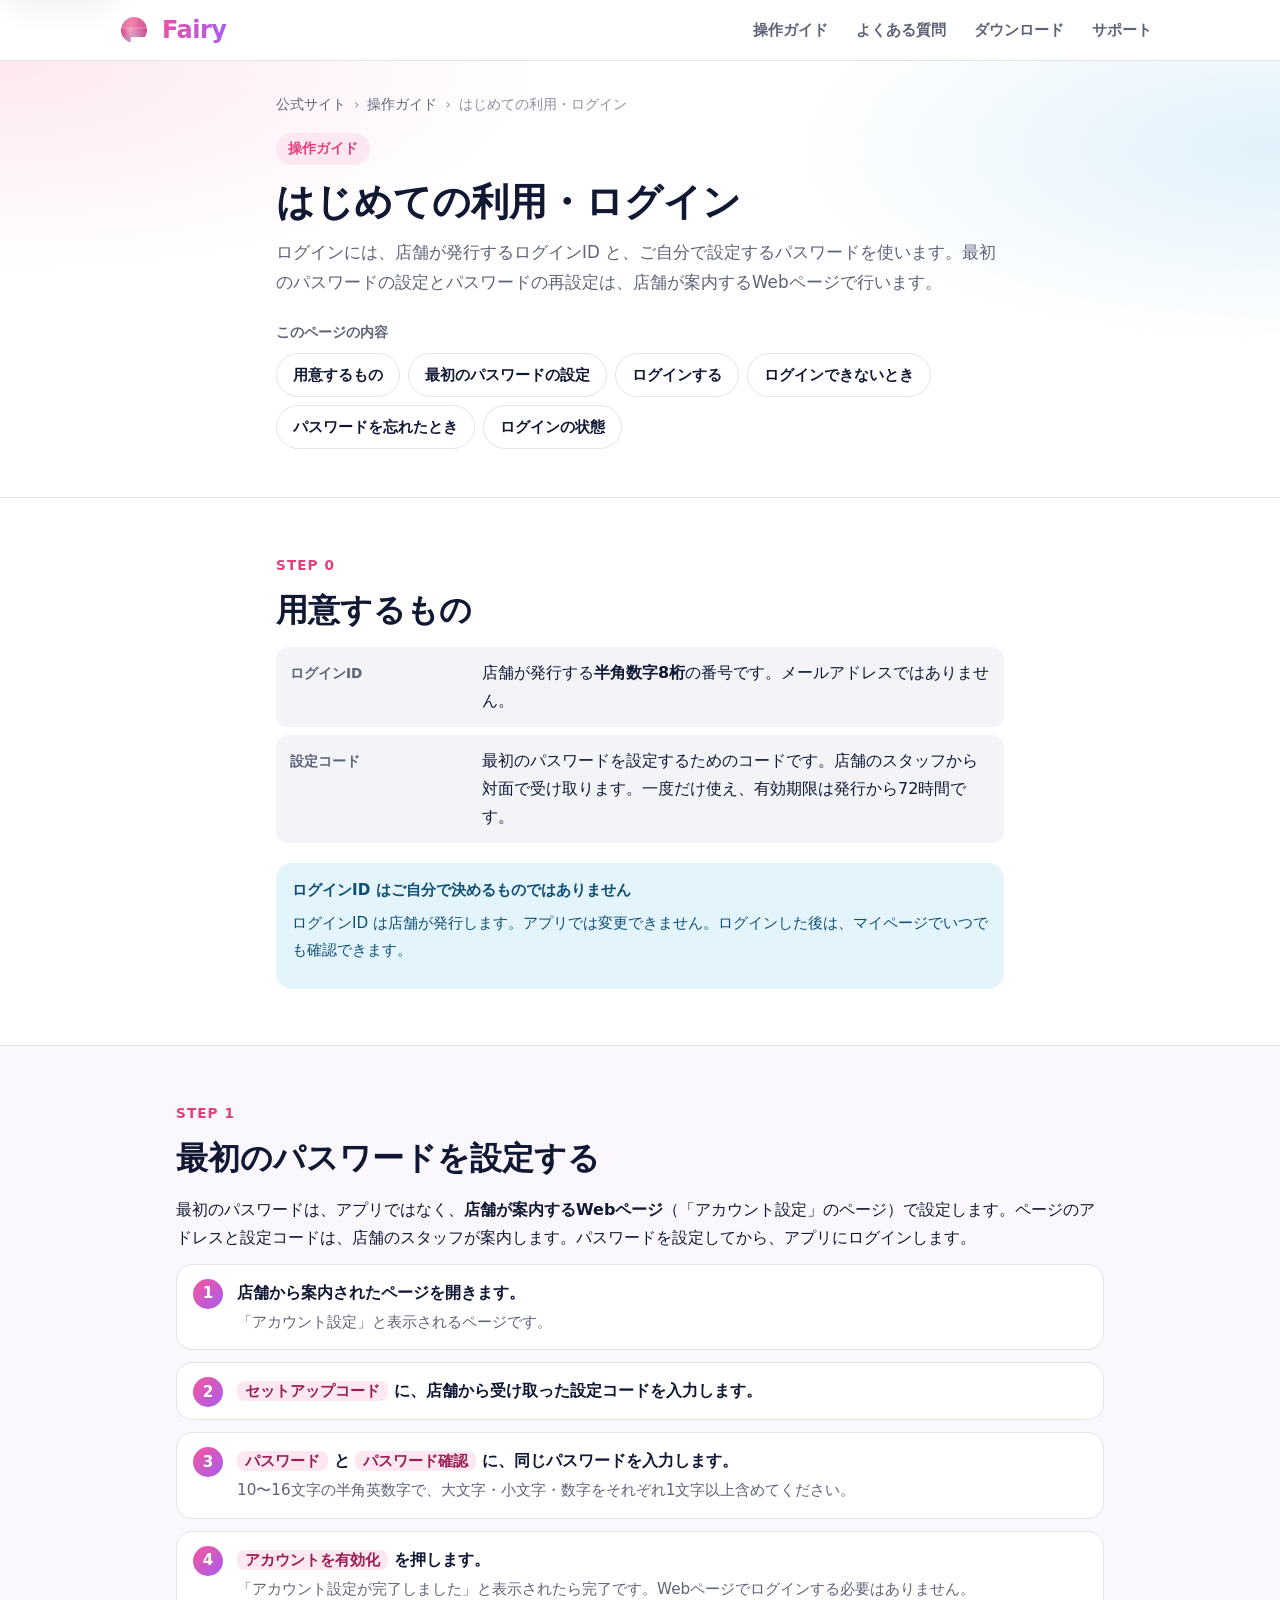
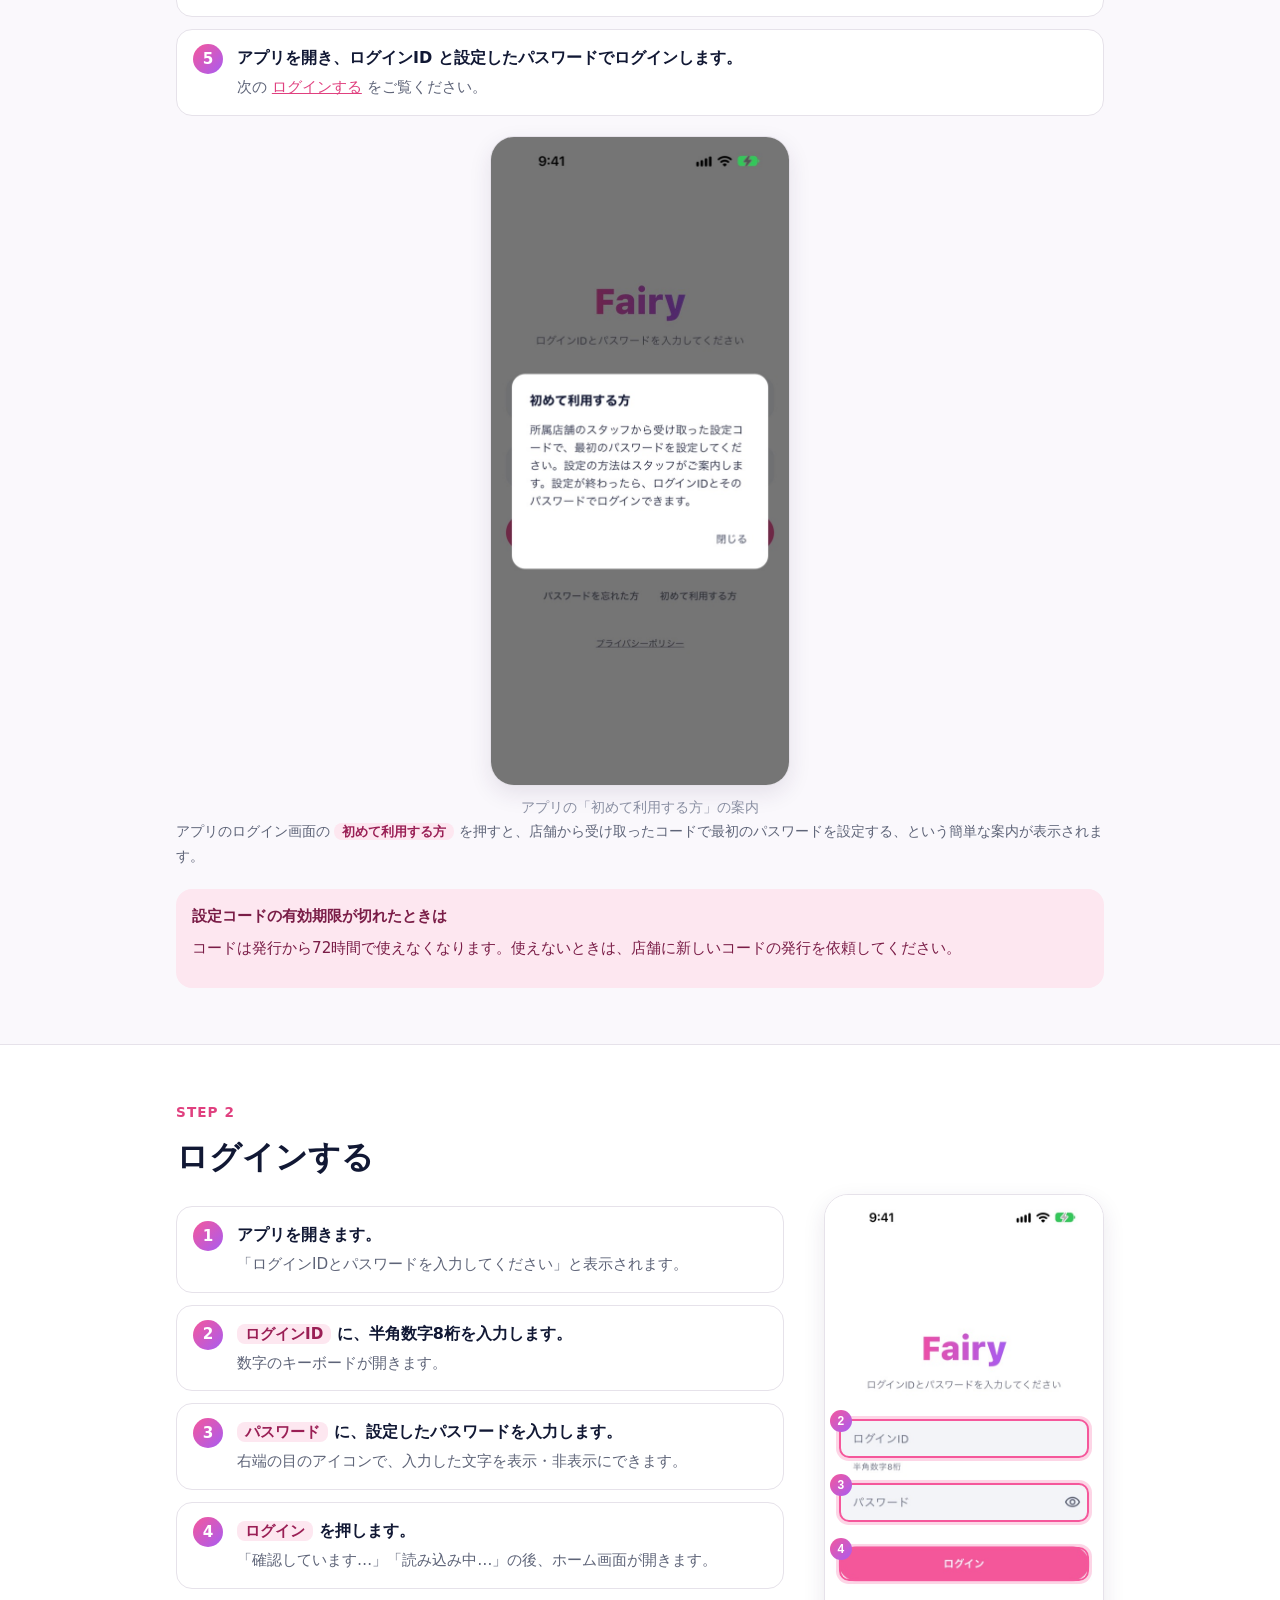
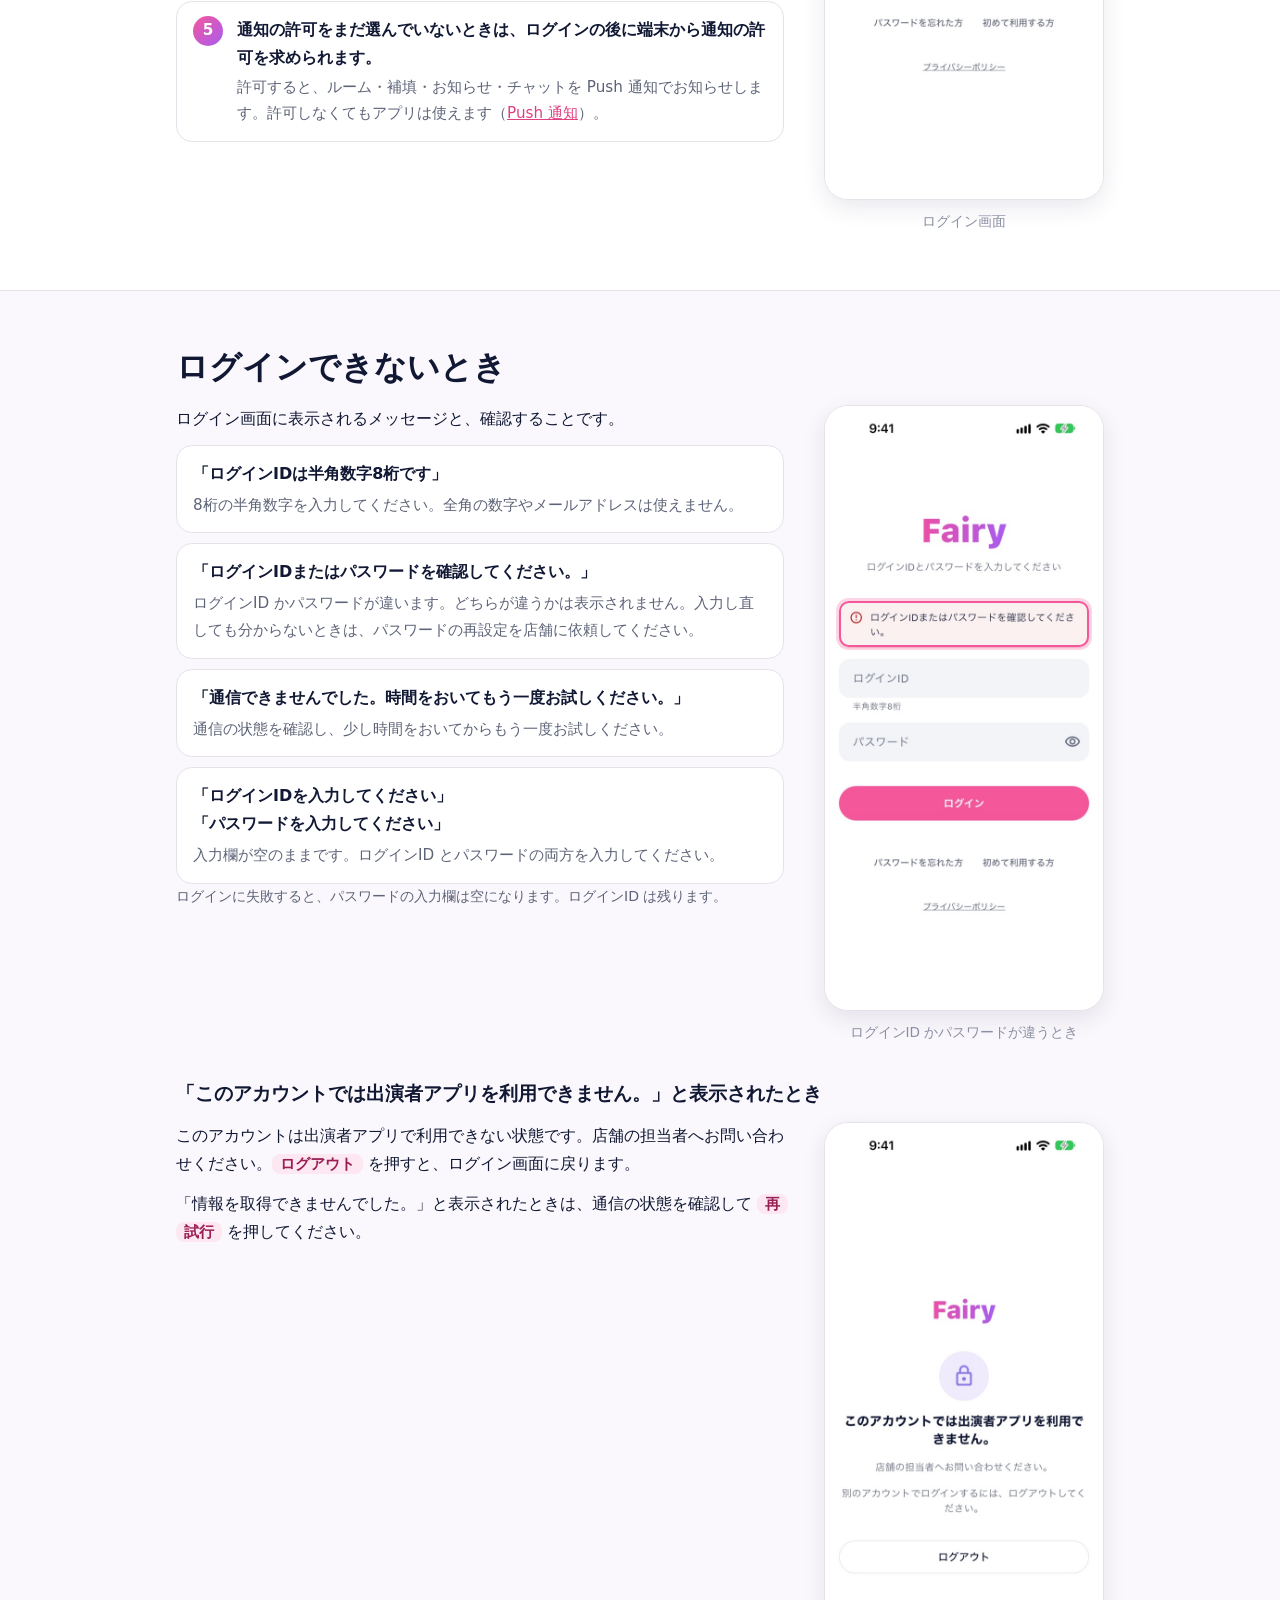
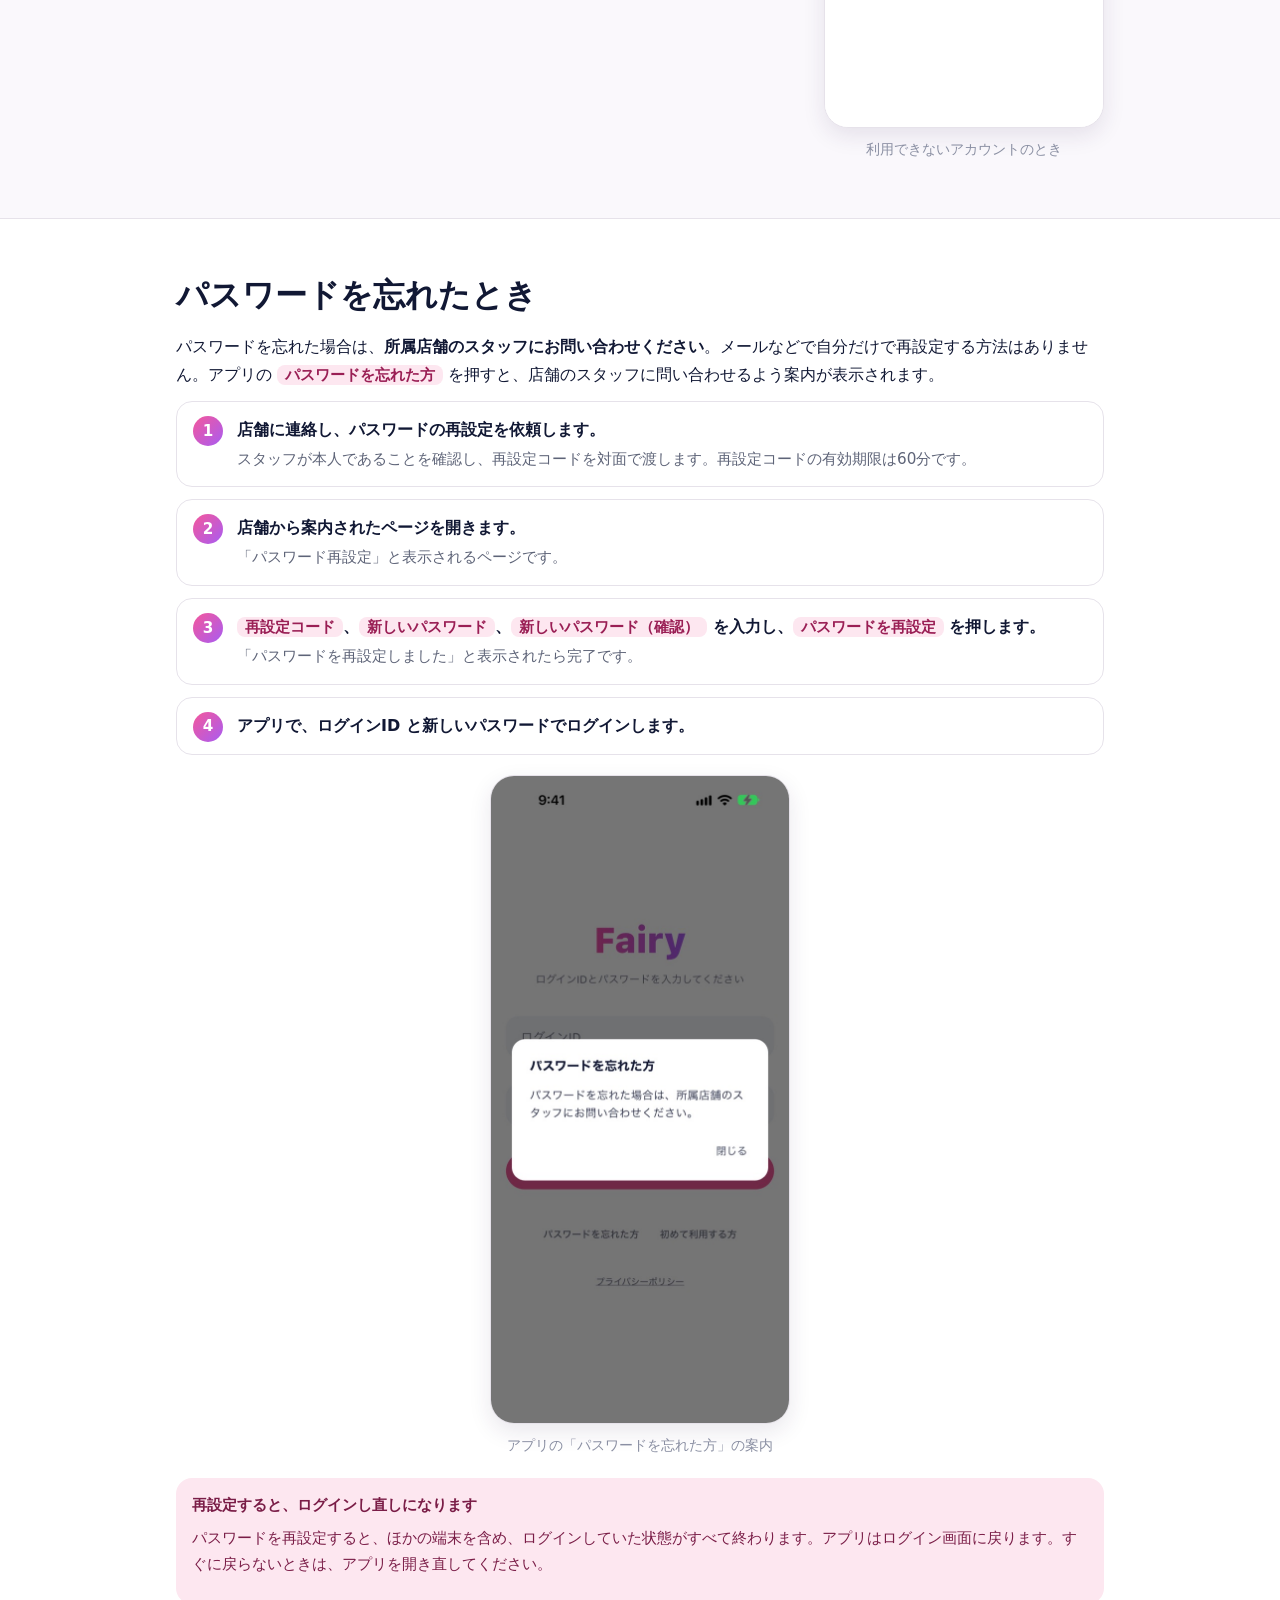
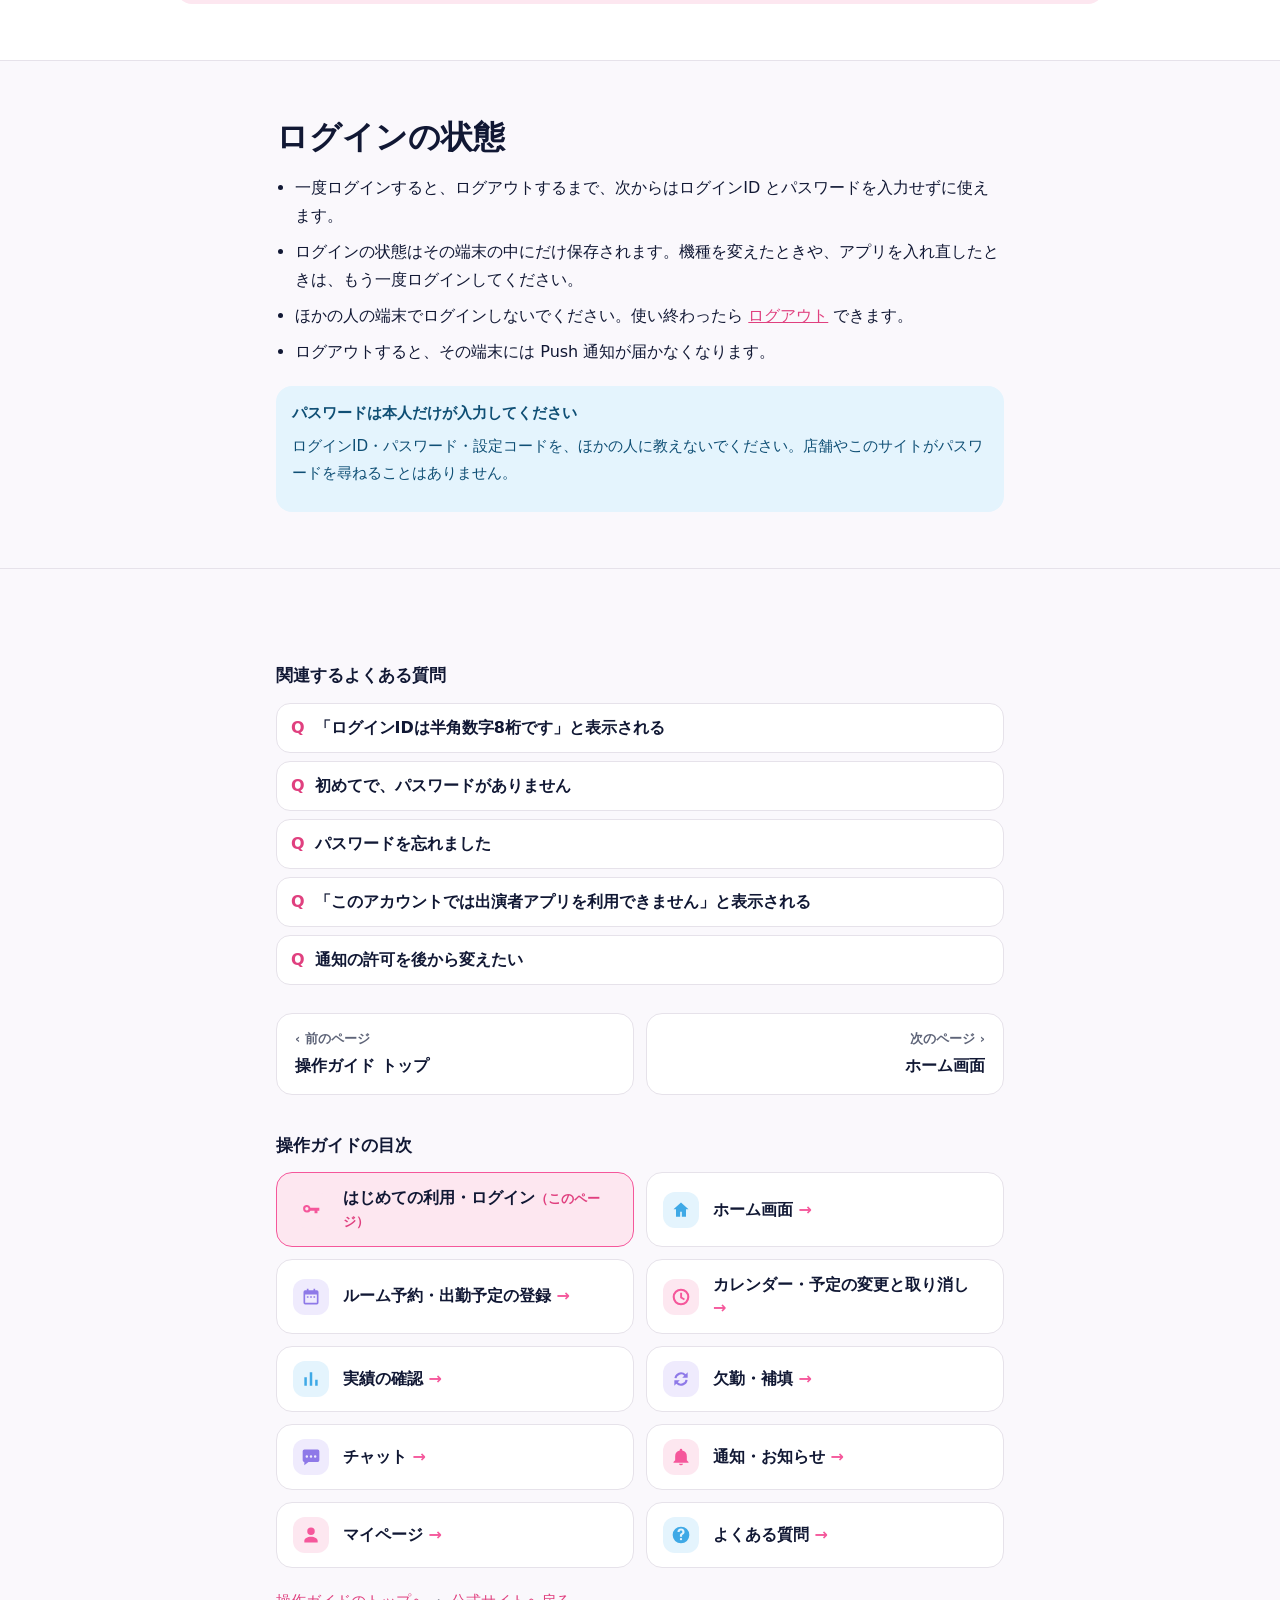
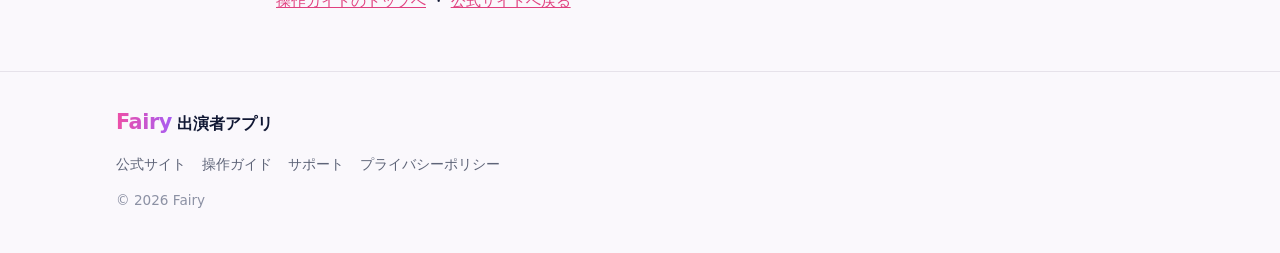
<file: guide/login/index.html>
<!doctype html>
<html lang="ja">
<head>
  <meta charset="utf-8">
  <meta name="viewport" content="width=device-width, initial-scale=1">
  <title>はじめての利用・ログイン | Fairy 操作ガイド</title>
  <meta name="description" content="Fairy 出演者アプリの最初のパスワードの設定、ログイン、パスワードを忘れたときの方法。">
  <meta name="robots" content="noindex">
  <meta name="theme-color" content="#ffffff">
  <meta name="format-detection" content="telephone=no">
  <link rel="icon" type="image/png" href="/assets/img/favicon-64.png">
  <link rel="apple-touch-icon" href="/assets/img/apple-touch-icon.png">
  <link rel="stylesheet" href="/assets/css/site.css">
  <link rel="stylesheet" href="/assets/css/guide.css">
</head>
<body class="guide">
  <a class="skip-link" href="#main">本文へ移動</a>
  <header class="site-header">
    <div class="container header-inner">
      <a class="brand" href="/" aria-label="Fairy 出演者アプリ トップ">
        <img src="/assets/img/app-icon-512.png" alt="" width="36" height="36">
        <span class="brand-word">Fairy</span>
      </a>
      <button class="nav-toggle" type="button" aria-expanded="false" aria-controls="site-nav">
        <span class="nav-toggle-bar"></span><span class="visually-hidden">メニュー</span>
      </button>
      <nav id="site-nav" class="site-nav" aria-label="サイト内">
        <a href="/guide/">操作ガイド</a>
        <a href="/guide/faq/">よくある質問</a>
        <a href="/#download">ダウンロード</a>
        <a href="/#support">サポート</a>
      </nav>
    </div>
  </header>

  <main id="main">
    <section class="guide-hero" aria-labelledby="page-title">
      <div class="container narrow">
        <nav class="breadcrumb" aria-label="現在地"><ol><li><a href="/">公式サイト</a></li><li><a href="/guide/">操作ガイド</a></li><li aria-current="page">はじめての利用・ログイン</li></ol></nav>
        <p class="eyebrow">操作ガイド</p>
        <h1 id="page-title">はじめての利用・ログイン</h1>
        <p class="lead">ログインには、店舗が発行するログインID と、ご自分で設定するパスワードを使います。最初のパスワードの設定とパスワードの再設定は、店舗が案内するWebページで行います。</p>
        <nav class="guide-toc" aria-label="このページの内容">
          <p class="guide-toc-title">このページの内容</p>
          <ul>
            <li><a href="#prepare">用意するもの</a></li>
            <li><a href="#first-password">最初のパスワードの設定</a></li>
            <li><a href="#sign-in">ログインする</a></li>
            <li><a href="#trouble">ログインできないとき</a></li>
            <li><a href="#forgot">パスワードを忘れたとき</a></li>
            <li><a href="#keep">ログインの状態</a></li>
          </ul>
        </nav>
      </div>
    </section>
    <section class="section guide-section" id="prepare" aria-labelledby="prepare-title">
      <div class="container narrow">
        <p class="section-kicker kicker-pink">STEP 0</p>
        <h2 id="prepare-title" class="section-title">用意するもの</h2>
        <dl class="guide-facts">
          <div><dt>ログインID</dt><dd>店舗が発行する<strong>半角数字8桁</strong>の番号です。メールアドレスではありません。</dd></div>
          <div><dt>設定コード</dt><dd>最初のパスワードを設定するためのコードです。店舗のスタッフから対面で受け取ります。一度だけ使え、有効期限は発行から72時間です。</dd></div>
        </dl>
        <div class="notice notice-blue">
          <p class="notice-title">ログインID はご自分で決めるものではありません</p>
          <p>ログインID は店舗が発行します。アプリでは変更できません。ログインした後は、マイページでいつでも確認できます。</p>
        </div>
      </div>
    </section>
    <section class="section guide-section alt" id="first-password" aria-labelledby="first-password-title">
      <div class="container guide-wide">
        <p class="section-kicker kicker-pink">STEP 1</p>
        <h2 id="first-password-title" class="section-title">最初のパスワードを設定する</h2>
        <p>最初のパスワードは、アプリではなく、<strong>店舗が案内するWebページ</strong>（「アカウント設定」のページ）で設定します。ページのアドレスと設定コードは、店舗のスタッフが案内します。パスワードを設定してから、アプリにログインします。</p>
        <ol class="steps shot-steps">
          <li><div class="step-text"><strong>店舗から案内されたページを開きます。</strong><span>「アカウント設定」と表示されるページです。</span></div></li>
          <li><div class="step-text"><strong><span class="ui">セットアップコード</span> に、店舗から受け取った設定コードを入力します。</strong></div></li>
          <li><div class="step-text"><strong><span class="ui">パスワード</span> と <span class="ui">パスワード確認</span> に、同じパスワードを入力します。</strong><span>10〜16文字の半角英数字で、大文字・小文字・数字をそれぞれ1文字以上含めてください。</span></div></li>
          <li><div class="step-text"><strong><span class="ui">アカウントを有効化</span> を押します。</strong><span>「アカウント設定が完了しました」と表示されたら完了です。Webページでログインする必要はありません。</span></div></li>
          <li><div class="step-text"><strong>アプリを開き、ログインID と設定したパスワードでログインします。</strong><span>次の <a href="#sign-in">ログインする</a> をご覧ください。</span></div></li>
        </ol>
<figure class="screen-shot"><button class="zoom" type="button" aria-label="画像を拡大: アプリのログイン画面の、初めて利用する方の案内"><span class="shot-frame"><img src="/assets/img/guide/s-login-first.jpg" alt="アプリのログイン画面の、初めて利用する方の案内" width="600" height="1304" loading="lazy"></span></button><figcaption>アプリの「初めて利用する方」の案内</figcaption></figure>
        <p class="small-note">アプリのログイン画面の <span class="ui">初めて利用する方</span> を押すと、店舗から受け取ったコードで最初のパスワードを設定する、という簡単な案内が表示されます。</p>
        <div class="notice notice-info">
          <p class="notice-title">設定コードの有効期限が切れたときは</p>
          <p>コードは発行から72時間で使えなくなります。使えないときは、店舗に新しいコードの発行を依頼してください。</p>
        </div>
      </div>
    </section>
    <section class="section guide-section" id="sign-in" aria-labelledby="sign-in-title">
      <div class="container guide-wide">
        <p class="section-kicker kicker-pink">STEP 2</p>
        <h2 id="sign-in-title" class="section-title">ログインする</h2>
        <div class="guide-split">
          <div>
        <ol class="steps shot-steps">
          <li><div class="step-text"><strong>アプリを開きます。</strong><span>「ログインIDとパスワードを入力してください」と表示されます。</span></div></li>
          <li><div class="step-text"><strong><span class="ui">ログインID</span> に、半角数字8桁を入力します。</strong><span>数字のキーボードが開きます。</span></div></li>
          <li><div class="step-text"><strong><span class="ui">パスワード</span> に、設定したパスワードを入力します。</strong><span>右端の目のアイコンで、入力した文字を表示・非表示にできます。</span></div></li>
          <li><div class="step-text"><strong><span class="ui">ログイン</span> を押します。</strong><span>「確認しています…」「読み込み中…」の後、ホーム画面が開きます。</span></div></li>
          <li><div class="step-text"><strong>通知の許可をまだ選んでいないときは、ログインの後に端末から通知の許可を求められます。</strong><span>許可すると、ルーム・補填・お知らせ・チャットを Push 通知でお知らせします。許可しなくてもアプリは使えます（<a href="/guide/notifications/#push">Push 通知</a>）。</span></div></li>
        </ol>
          </div>
<figure class="screen-shot"><button class="zoom" type="button" aria-label="画像を拡大: ログイン画面: ログインID、パスワード、ログインのボタン"><span class="shot-frame"><img src="/assets/img/guide/s-login.jpg" alt="ログイン画面: ログインID、パスワード、ログインのボタン" width="600" height="1304" loading="lazy"><span class="mark" style="left:5%;top:37.1%;width:90%;height:6.4%" aria-hidden="true"><span class="mark-label">2</span></span><span class="mark" style="left:5%;top:47.7%;width:90%;height:6.4%" aria-hidden="true"><span class="mark-label">3</span></span><span class="mark" style="left:5%;top:58.2%;width:90%;height:5.7%" aria-hidden="true"><span class="mark-label">4</span></span></span></button><figcaption>ログイン画面</figcaption></figure>
        </div>
      </div>
    </section>
    <section class="section guide-section alt" id="trouble" aria-labelledby="trouble-title">
      <div class="container guide-wide">
        <h2 id="trouble-title" class="section-title">ログインできないとき</h2>
        <div class="guide-split">
          <div>
            <p>ログイン画面に表示されるメッセージと、確認することです。</p>
            <ul class="message-list">
              <li><q>ログインIDは半角数字8桁です</q><span>8桁の半角数字を入力してください。全角の数字やメールアドレスは使えません。</span></li>
              <li><q>ログインIDまたはパスワードを確認してください。</q><span>ログインID かパスワードが違います。どちらが違うかは表示されません。入力し直しても分からないときは、パスワードの再設定を店舗に依頼してください。</span></li>
              <li><q>通信できませんでした。時間をおいてもう一度お試しください。</q><span>通信の状態を確認し、少し時間をおいてからもう一度お試しください。</span></li>
              <li><q>ログインIDを入力してください</q><q>パスワードを入力してください</q><span>入力欄が空のままです。ログインID とパスワードの両方を入力してください。</span></li>
            </ul>
            <p class="small-note">ログインに失敗すると、パスワードの入力欄は空になります。ログインID は残ります。</p>
          </div>
<figure class="screen-shot"><button class="zoom" type="button" aria-label="画像を拡大: ログインIDまたはパスワードを確認してください、と表示されたログイン画面"><span class="shot-frame"><img src="/assets/img/guide/s-login-error.jpg" alt="ログインIDまたはパスワードを確認してください、と表示されたログイン画面" width="600" height="1304" loading="lazy"><span class="mark" style="left:5%;top:32.4%;width:90%;height:7.6%" aria-hidden="true"></span></span></button><figcaption>ログインID かパスワードが違うとき</figcaption></figure>
        </div>
        <h3 class="sub-title">「このアカウントでは出演者アプリを利用できません。」と表示されたとき</h3>
        <div class="guide-split">
          <div>
            <p>このアカウントは出演者アプリで利用できない状態です。店舗の担当者へお問い合わせください。<span class="ui">ログアウト</span> を押すと、ログイン画面に戻ります。</p>
            <p>「情報を取得できませんでした。」と表示されたときは、通信の状態を確認して <span class="ui">再試行</span> を押してください。</p>
          </div>
<figure class="screen-shot"><button class="zoom" type="button" aria-label="画像を拡大: このアカウントでは出演者アプリを利用できません、と表示された画面"><span class="shot-frame"><img src="/assets/img/guide/s-denied.jpg" alt="このアカウントでは出演者アプリを利用できません、と表示された画面" width="600" height="1304" loading="lazy"></span></button><figcaption>利用できないアカウントのとき</figcaption></figure>
        </div>
      </div>
    </section>
    <section class="section guide-section" id="forgot" aria-labelledby="forgot-title">
      <div class="container guide-wide">
        <h2 id="forgot-title" class="section-title">パスワードを忘れたとき</h2>
        <p>パスワードを忘れた場合は、<strong>所属店舗のスタッフにお問い合わせください</strong>。メールなどで自分だけで再設定する方法はありません。アプリの <span class="ui">パスワードを忘れた方</span> を押すと、店舗のスタッフに問い合わせるよう案内が表示されます。</p>
        <ol class="steps shot-steps">
          <li><div class="step-text"><strong>店舗に連絡し、パスワードの再設定を依頼します。</strong><span>スタッフが本人であることを確認し、再設定コードを対面で渡します。再設定コードの有効期限は60分です。</span></div></li>
          <li><div class="step-text"><strong>店舗から案内されたページを開きます。</strong><span>「パスワード再設定」と表示されるページです。</span></div></li>
          <li><div class="step-text"><strong><span class="ui">再設定コード</span>、<span class="ui">新しいパスワード</span>、<span class="ui">新しいパスワード（確認）</span> を入力し、<span class="ui">パスワードを再設定</span> を押します。</strong><span>「パスワードを再設定しました」と表示されたら完了です。</span></div></li>
          <li><div class="step-text"><strong>アプリで、ログインID と新しいパスワードでログインします。</strong></div></li>
        </ol>
<figure class="screen-shot"><button class="zoom" type="button" aria-label="画像を拡大: アプリのログイン画面の、パスワードを忘れた方の案内"><span class="shot-frame"><img src="/assets/img/guide/s-login-forgot.jpg" alt="アプリのログイン画面の、パスワードを忘れた方の案内" width="600" height="1304" loading="lazy"></span></button><figcaption>アプリの「パスワードを忘れた方」の案内</figcaption></figure>
        <div class="notice notice-info">
          <p class="notice-title">再設定すると、ログインし直しになります</p>
          <p>パスワードを再設定すると、ほかの端末を含め、ログインしていた状態がすべて終わります。アプリはログイン画面に戻ります。すぐに戻らないときは、アプリを開き直してください。</p>
        </div>
      </div>
    </section>
    <section class="section guide-section alt" id="keep" aria-labelledby="keep-title">
      <div class="container narrow">
        <h2 id="keep-title" class="section-title">ログインの状態</h2>
        <ul class="plain-list">
          <li>一度ログインすると、ログアウトするまで、次からはログインID とパスワードを入力せずに使えます。</li>
          <li>ログインの状態はその端末の中にだけ保存されます。機種を変えたときや、アプリを入れ直したときは、もう一度ログインしてください。</li>
          <li>ほかの人の端末でログインしないでください。使い終わったら <a href="/guide/account/#logout">ログアウト</a> できます。</li>
          <li>ログアウトすると、その端末には Push 通知が届かなくなります。</li>
        </ul>
        <div class="notice notice-blue">
          <p class="notice-title">パスワードは本人だけが入力してください</p>
          <p>ログインID・パスワード・設定コードを、ほかの人に教えないでください。店舗やこのサイトがパスワードを尋ねることはありません。</p>
        </div>
      </div>
    </section>
    <section class="section alt" aria-label="ほかのページ">
      <div class="container narrow">
        <h2 class="guide-menu-title">関連するよくある質問</h2>
        <ul class="related-faq">
          <li><a href="/guide/faq/#q-login-format">「ログインIDは半角数字8桁です」と表示される</a></li>
          <li><a href="/guide/faq/#q-first-time">初めてで、パスワードがありません</a></li>
          <li><a href="/guide/faq/#q-forgot">パスワードを忘れました</a></li>
          <li><a href="/guide/faq/#q-denied">「このアカウントでは出演者アプリを利用できません」と表示される</a></li>
          <li><a href="/guide/faq/#q-notif-permission-later">通知の許可を後から変えたい</a></li>
        </ul>
        <nav class="guide-pager" aria-label="前後のページ">
          <a class="prev" href="/guide/"><small>‹ 前のページ</small><span>操作ガイド トップ</span></a>
          <a class="next" href="/guide/home/"><small>次のページ ›</small><span>ホーム画面</span></a>
        </nav>
        <h2 class="guide-menu-title">操作ガイドの目次</h2>
        <ul class="topic-grid is-compact">
          <li>
            <a class="topic-card" href="/guide/login/" aria-current="page">
              <span class="feature-icon tone-pink" aria-hidden="true"><svg viewBox="0 0 24 24"><path d="M7 15a4.5 4.5 0 1 1 4.33-5.75H22v3.5h-2.25V16h-3.5v-3.25h-4.92A4.5 4.5 0 0 1 7 15zm0-2.5a2 2 0 1 0 0-4 2 2 0 0 0 0 4z"/></svg></span>
              <span class="topic-card-title">はじめての利用・ログイン</span>
              <span class="topic-card-text">最初のパスワードの設定、ログイン、パスワードを忘れたとき</span>
            </a>
          </li>
          <li>
            <a class="topic-card" href="/guide/home/">
              <span class="feature-icon tone-blue" aria-hidden="true"><svg viewBox="0 0 24 24"><path d="M12 3l9 8h-3v9h-5v-6h-2v6H6v-9H3z"/></svg></span>
              <span class="topic-card-title">ホーム画面</span>
              <span class="topic-card-text">今月のポイント、目標、今日・次回の出勤と Room、ベル</span>
            </a>
          </li>
          <li>
            <a class="topic-card" href="/guide/rooms/">
              <span class="feature-icon tone-lavender" aria-hidden="true"><svg viewBox="0 0 24 24"><path d="M7 2v2H5a2 2 0 0 0-2 2v13a2 2 0 0 0 2 2h14a2 2 0 0 0 2-2V6a2 2 0 0 0-2-2h-2V2h-2v2H9V2zm-2 7h14v10H5zm2 2v2h2v-2zm4 0v2h2v-2zm4 0v2h2v-2z"/></svg></span>
              <span class="topic-card-title">ルーム予約・出勤予定の登録</span>
              <span class="topic-card-text">今月の出勤の追加と、翌月の出勤予定の登録</span>
            </a>
          </li>
          <li>
            <a class="topic-card" href="/guide/calendar/">
              <span class="feature-icon tone-pink" aria-hidden="true"><svg viewBox="0 0 24 24"><path d="M12 2a10 10 0 1 0 0 20 10 10 0 0 0 0-20zm0 2.5a7.5 7.5 0 1 1 0 15 7.5 7.5 0 0 1 0-15zM11 7v6.2l4.6 2.7 1.1-1.8-3.4-2V7z"/></svg></span>
              <span class="topic-card-title">カレンダー・予定の変更と取り消し</span>
              <span class="topic-card-text">登録した出勤予定の確認、変更、取り消し</span>
            </a>
          </li>
          <li>
            <a class="topic-card" href="/guide/performance/">
              <span class="feature-icon tone-blue" aria-hidden="true"><svg viewBox="0 0 24 24"><path d="M4 20V10h3v10zm6.5 0V4h3v16zM17 20v-7h3v7z"/></svg></span>
              <span class="topic-card-title">実績の確認</span>
              <span class="topic-card-text">今月の実績と、期間・サイトを選んだポイントの集計</span>
            </a>
          </li>
          <li>
            <a class="topic-card" href="/guide/makeup/">
              <span class="feature-icon tone-lavender" aria-hidden="true"><svg viewBox="0 0 24 24"><path d="M12 4a8 8 0 0 0-7.92 6.86l2.48.36A5.5 5.5 0 0 1 15.9 8.1L13.5 10.5H20V4l-2.3 2.3A7.96 7.96 0 0 0 12 4zm7.92 9.14l-2.48-.36A5.5 5.5 0 0 1 8.1 15.9l2.4-2.4H4V20l2.3-2.3A8 8 0 0 0 19.92 13.14z"/></svg></span>
              <span class="topic-card-title">欠勤・補填</span>
              <span class="topic-card-text">補填のお知らせと、補填日の登録</span>
            </a>
          </li>
          <li>
            <a class="topic-card" href="/guide/chat/">
              <span class="feature-icon tone-lavender" aria-hidden="true"><svg viewBox="0 0 24 24"><path d="M4 3h16a2 2 0 0 1 2 2v11a2 2 0 0 1-2 2H9l-5 4v-4a2 2 0 0 1-2-2V5a2 2 0 0 1 2-2zm3 7a1.5 1.5 0 1 0 0 3 1.5 1.5 0 0 0 0-3zm5 0a1.5 1.5 0 1 0 0 3 1.5 1.5 0 0 0 0-3zm5 0a1.5 1.5 0 1 0 0 3 1.5 1.5 0 0 0 0-3z"/></svg></span>
              <span class="topic-card-title">チャット</span>
              <span class="topic-card-text">店舗とのメッセージ・画像のやり取り、既読、送信の取り消し</span>
            </a>
          </li>
          <li>
            <a class="topic-card" href="/guide/notifications/">
              <span class="feature-icon tone-pink" aria-hidden="true"><svg viewBox="0 0 24 24"><path d="M12 22a2.5 2.5 0 0 0 2.45-2h-4.9A2.5 2.5 0 0 0 12 22zm7-6V11a7 7 0 0 0-5.5-6.84V3.5a1.5 1.5 0 0 0-3 0v.66A7 7 0 0 0 5 11v5l-2 2v1h18v-1z"/></svg></span>
              <span class="topic-card-title">通知・お知らせ</span>
              <span class="topic-card-text">ベル、お知らせ、Push 通知、通知設定</span>
            </a>
          </li>
          <li>
            <a class="topic-card" href="/guide/account/">
              <span class="feature-icon tone-pink" aria-hidden="true"><svg viewBox="0 0 24 24"><path d="M12 12a4.5 4.5 0 1 0 0-9 4.5 4.5 0 0 0 0 9zm0 2c-4.42 0-8 2.24-8 5v2h16v-2c0-2.76-3.58-5-8-5z"/></svg></span>
              <span class="topic-card-title">マイページ</span>
              <span class="topic-card-text">アカウント情報、通知設定、パスワードの変更、ログアウト</span>
            </a>
          </li>
          <li>
            <a class="topic-card" href="/guide/faq/">
              <span class="feature-icon tone-blue" aria-hidden="true"><svg viewBox="0 0 24 24"><path d="M12 2a10 10 0 1 0 0 20 10 10 0 0 0 0-20zm0 16.25a1.4 1.4 0 1 1 0-2.8 1.4 1.4 0 0 1 0 2.8zm1.3-5.1V14h-2.6v-1.6c0-1.2.8-1.9 1.7-2.45.75-.45 1.25-.85 1.25-1.6a1.65 1.65 0 0 0-3.3 0H7.75a4.25 4.25 0 0 1 8.5 0c0 1.85-1.2 2.75-2.25 3.3-.45.25-.7.45-.7.5z"/></svg></span>
              <span class="topic-card-title">よくある質問</span>
              <span class="topic-card-text">困ったときの確認事項</span>
            </a>
          </li>
        </ul>
        <p class="guide-back"><a href="/guide/">操作ガイドのトップへ</a> ・ <a href="/">公式サイトへ戻る</a></p>
      </div>
    </section>
  </main>

  <footer class="site-footer">
    <div class="container footer-inner">
      <p class="footer-brand"><span class="logo-text">Fairy</span> 出演者アプリ</p>
      <nav class="footer-nav" aria-label="フッター">
        <a href="/">公式サイト</a>
        <a href="/guide/">操作ガイド</a>
        <a href="https://privacy.fff-inc.com/support/">サポート</a>
        <a href="https://privacy.fff-inc.com/">プライバシーポリシー</a>
      </nav>
      <p class="copyright">&copy; <span data-year>2026</span> Fairy</p>
    </div>
  </footer>

  <script src="/assets/js/site.js"></script>
  <script src="/assets/js/guide.js"></script>
</body>
</html>
</file>
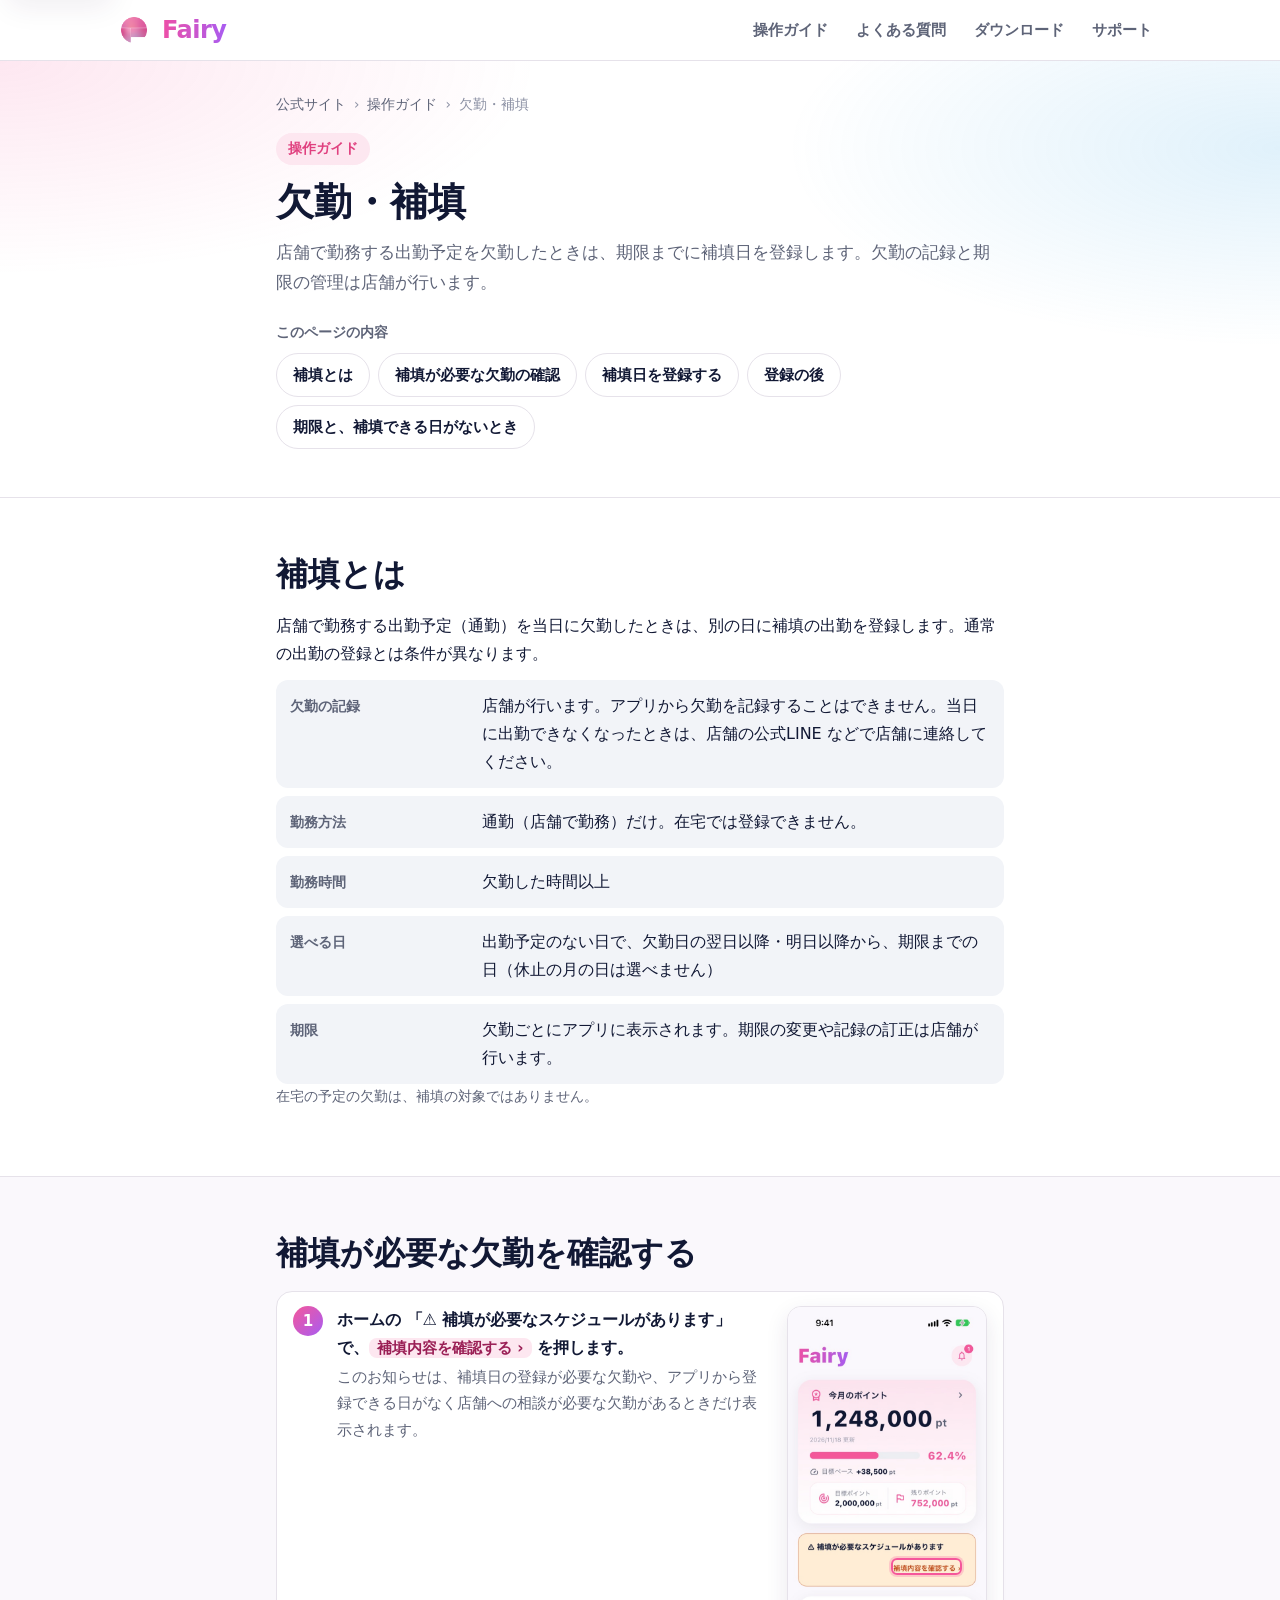
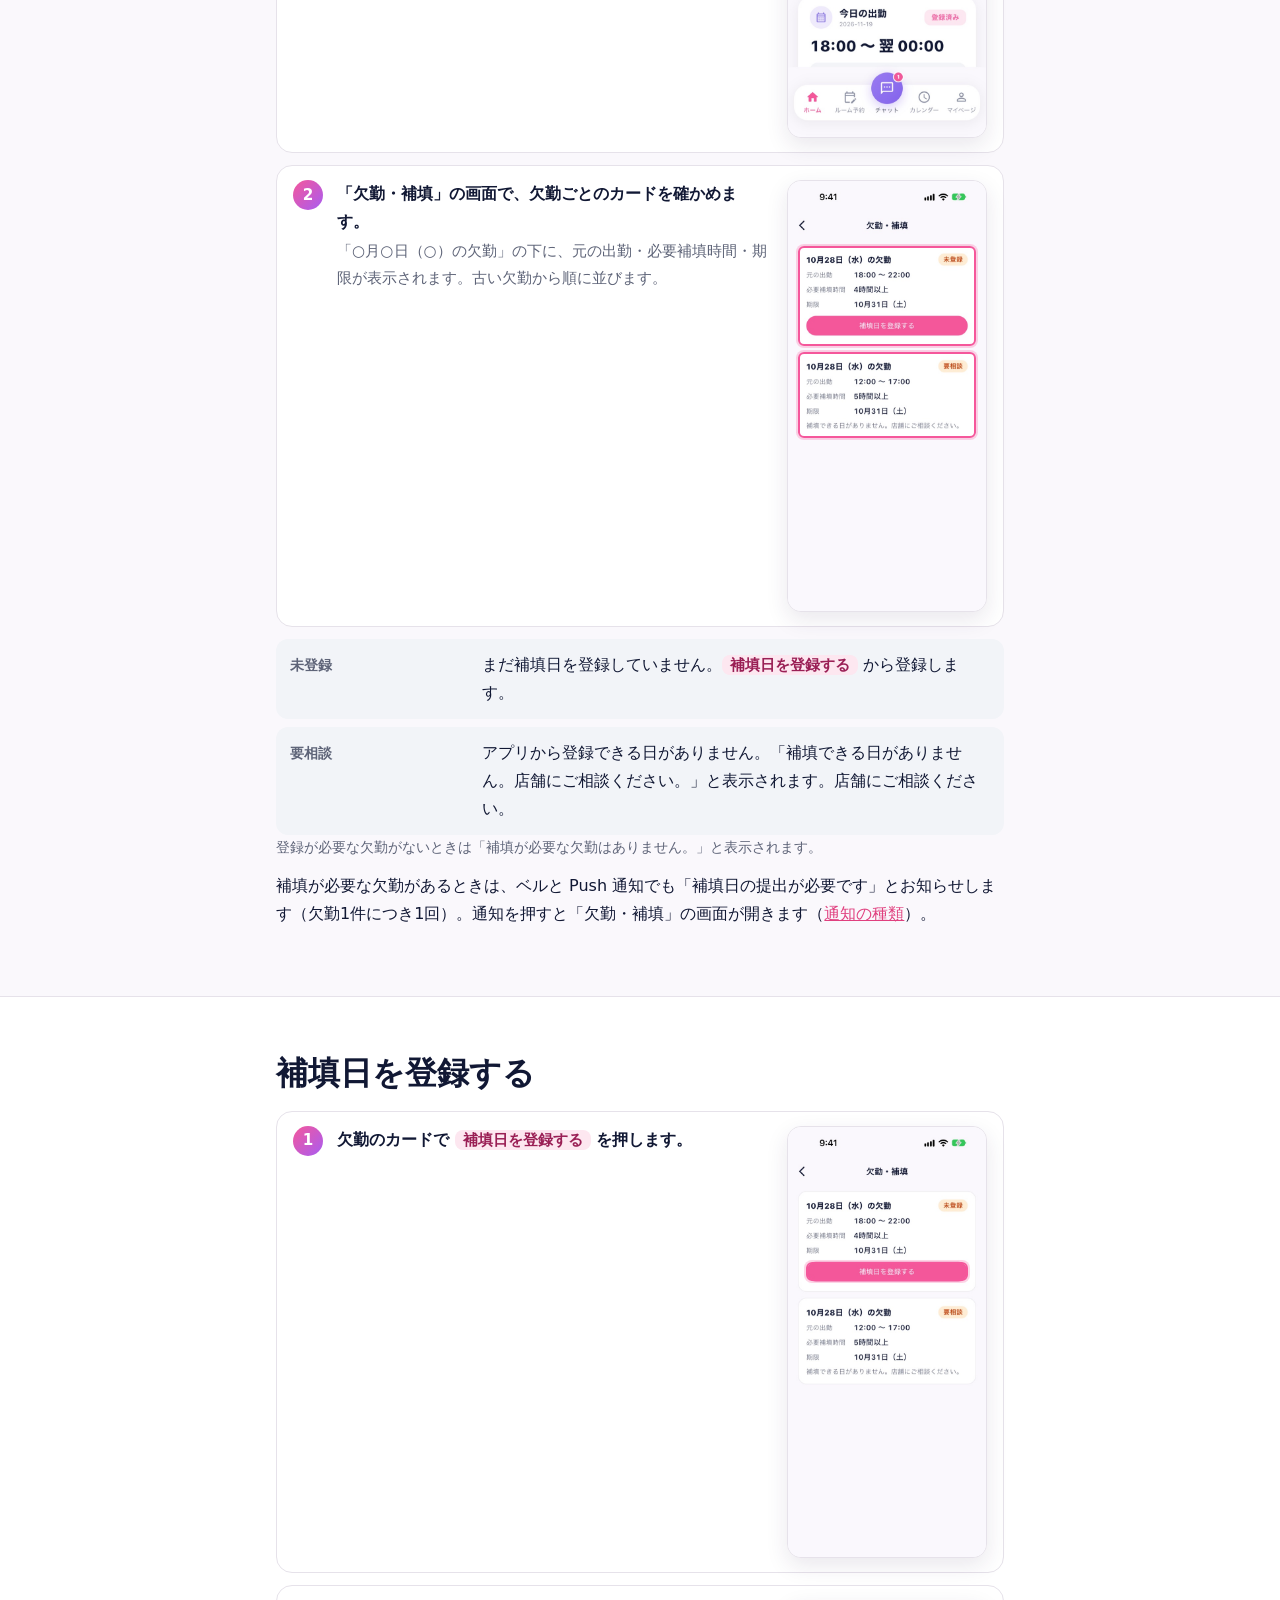
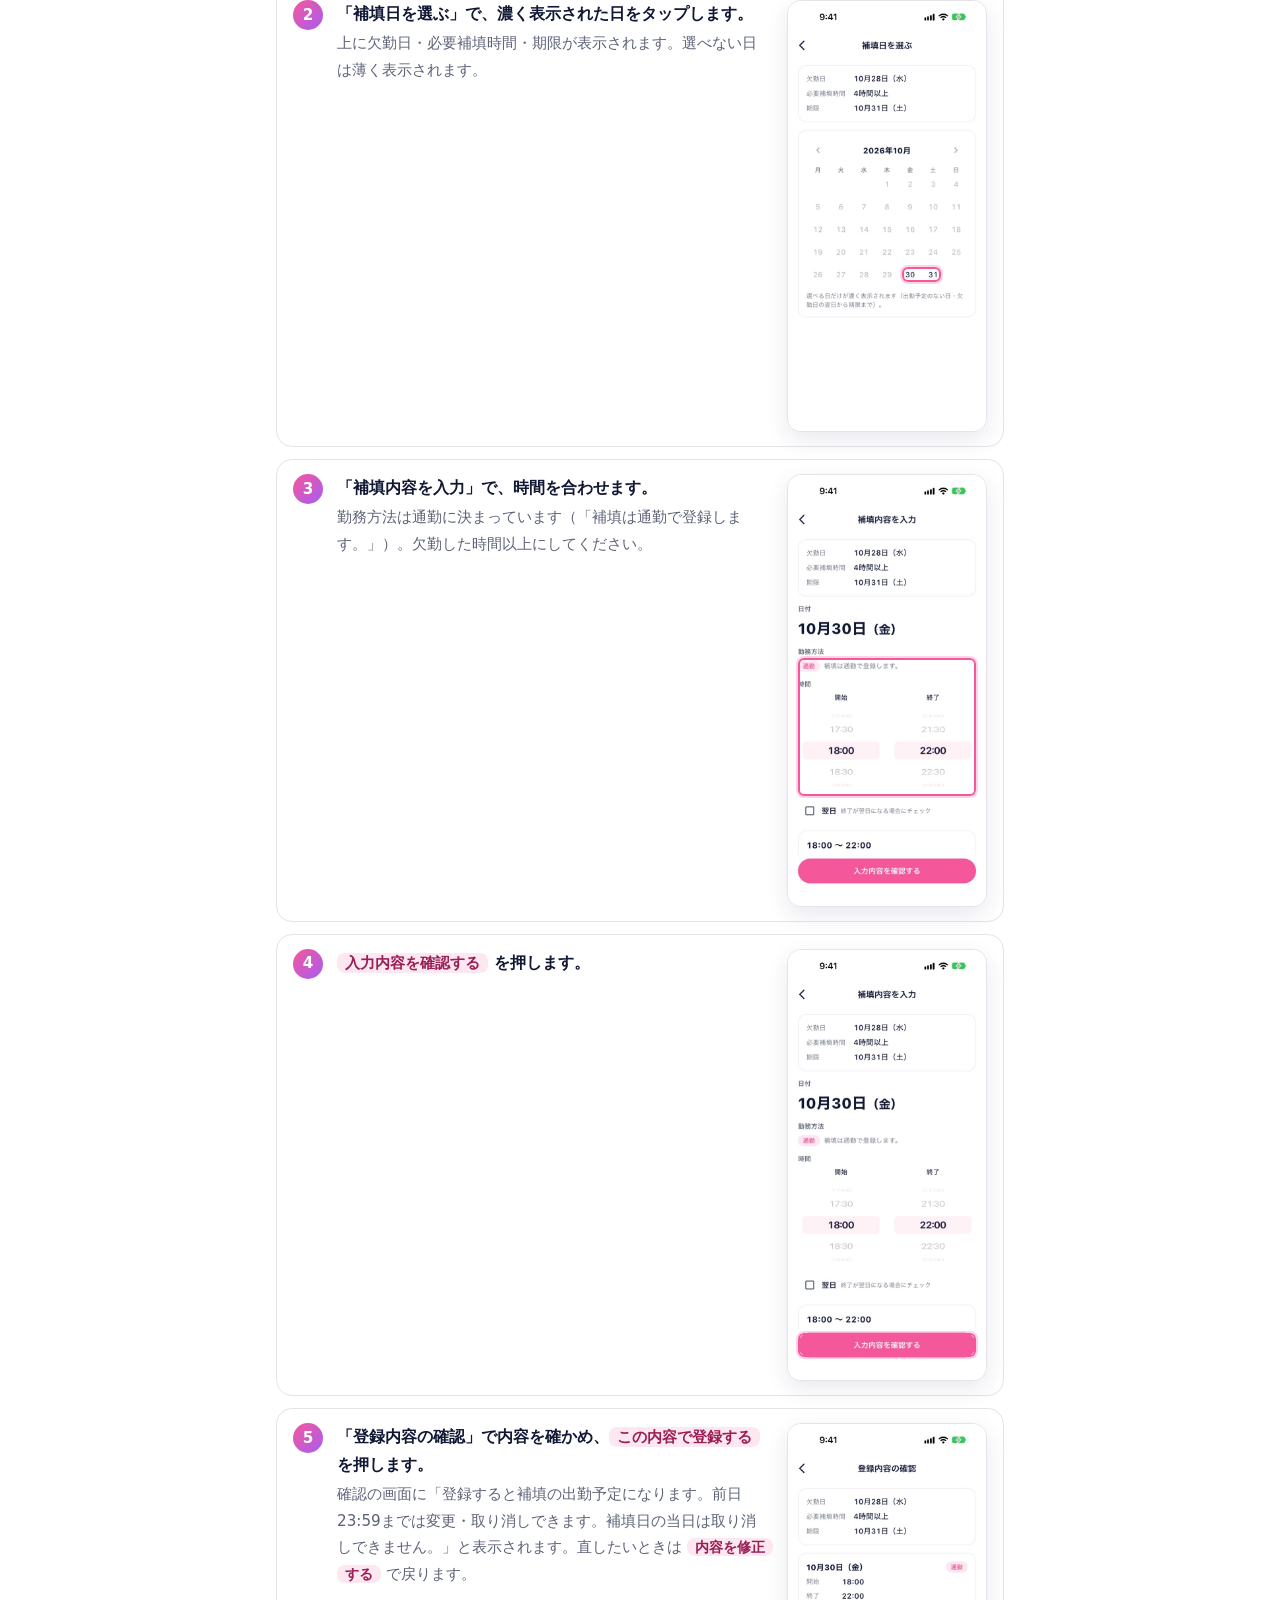
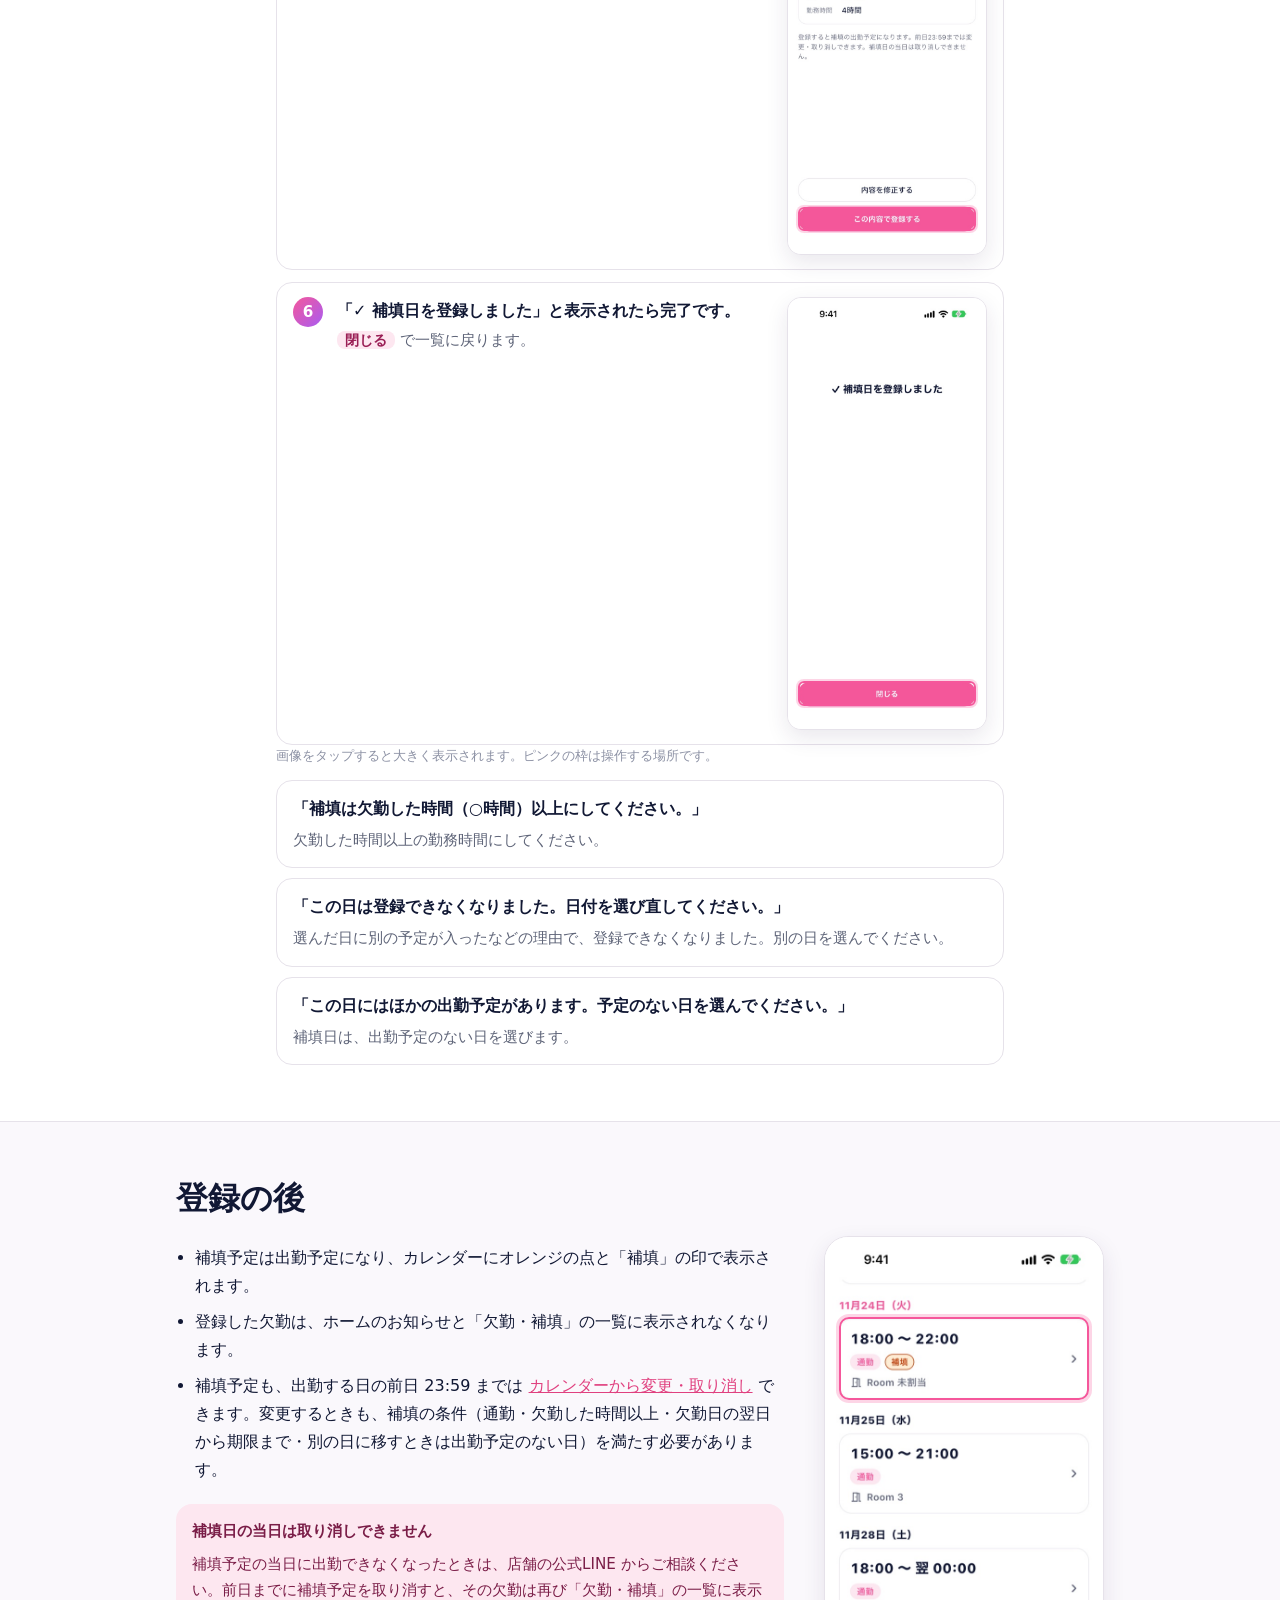
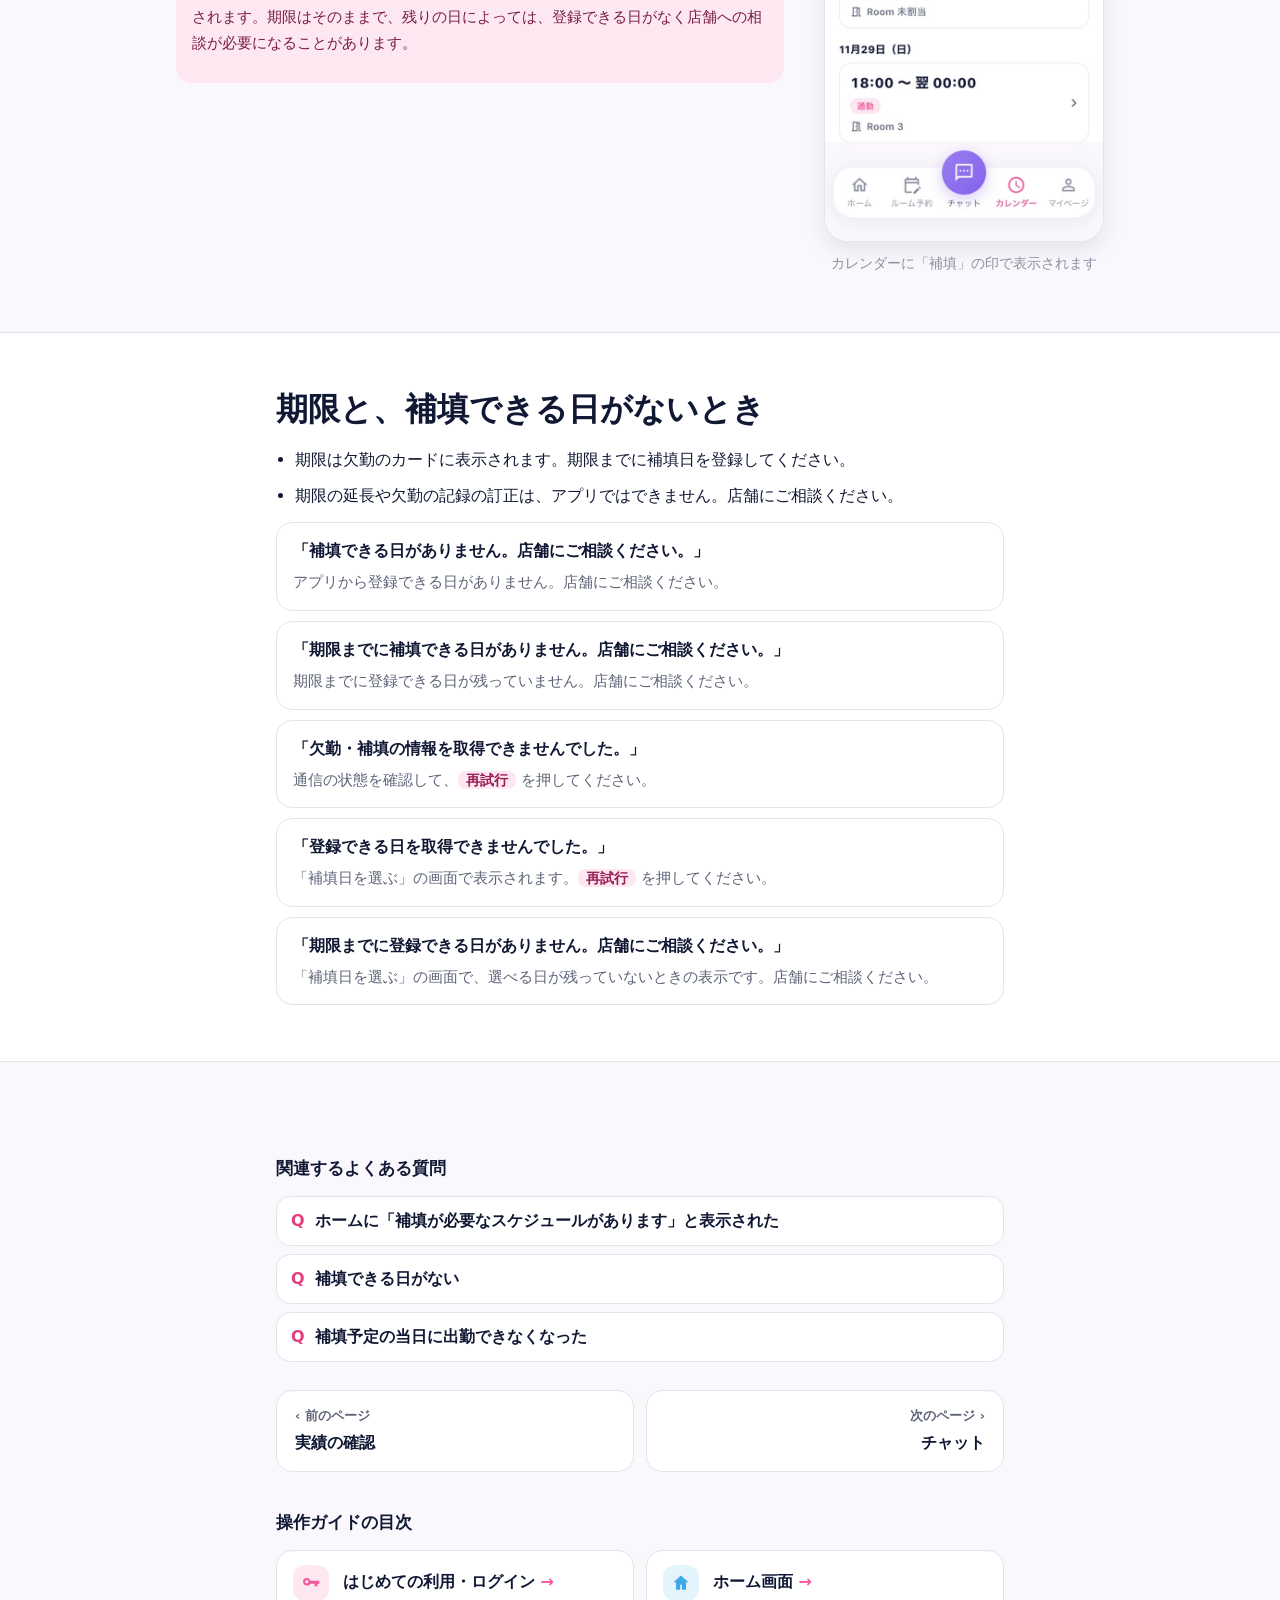
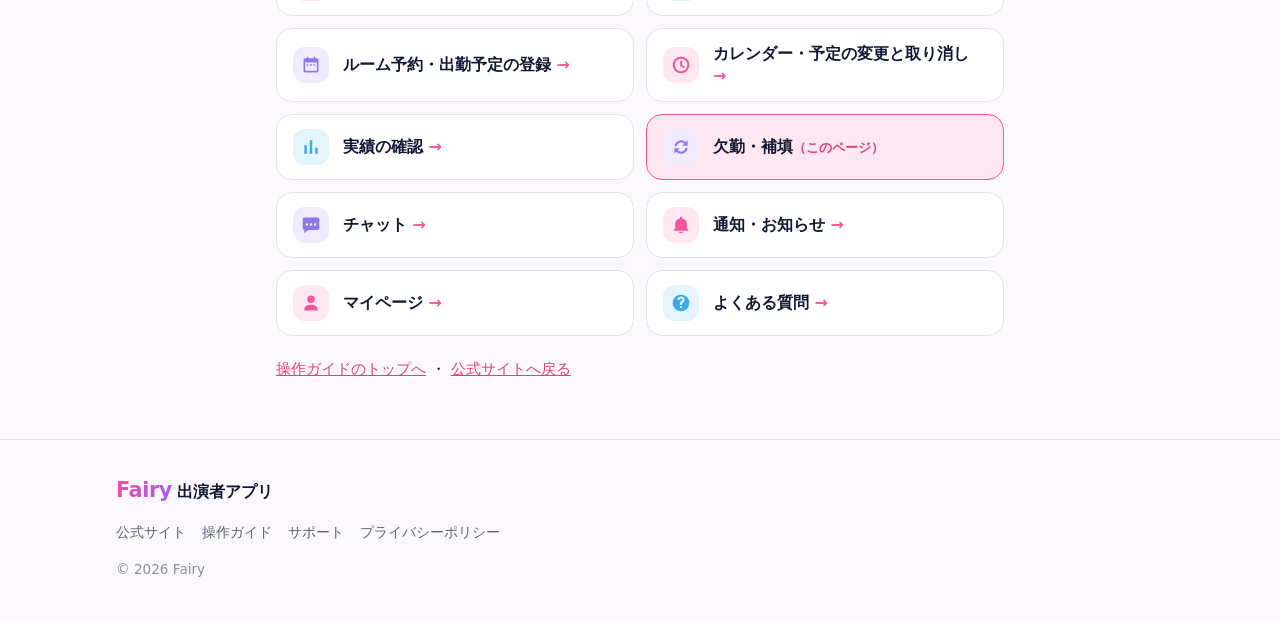
<file: guide/makeup/index.html>
<!doctype html>
<html lang="ja">
<head>
  <meta charset="utf-8">
  <meta name="viewport" content="width=device-width, initial-scale=1">
  <title>欠勤・補填 | Fairy 操作ガイド</title>
  <meta name="description" content="Fairy 出演者アプリの欠勤・補填の使い方。補填のお知らせと、補填日の登録。">
  <meta name="robots" content="noindex">
  <meta name="theme-color" content="#ffffff">
  <meta name="format-detection" content="telephone=no">
  <link rel="icon" type="image/png" href="/assets/img/favicon-64.png">
  <link rel="apple-touch-icon" href="/assets/img/apple-touch-icon.png">
  <link rel="stylesheet" href="/assets/css/site.css">
  <link rel="stylesheet" href="/assets/css/guide.css">
</head>
<body class="guide">
  <a class="skip-link" href="#main">本文へ移動</a>
  <header class="site-header">
    <div class="container header-inner">
      <a class="brand" href="/" aria-label="Fairy 出演者アプリ トップ">
        <img src="/assets/img/app-icon-512.png" alt="" width="36" height="36">
        <span class="brand-word">Fairy</span>
      </a>
      <button class="nav-toggle" type="button" aria-expanded="false" aria-controls="site-nav">
        <span class="nav-toggle-bar"></span><span class="visually-hidden">メニュー</span>
      </button>
      <nav id="site-nav" class="site-nav" aria-label="サイト内">
        <a href="/guide/">操作ガイド</a>
        <a href="/guide/faq/">よくある質問</a>
        <a href="/#download">ダウンロード</a>
        <a href="/#support">サポート</a>
      </nav>
    </div>
  </header>

  <main id="main">
    <section class="guide-hero" aria-labelledby="page-title">
      <div class="container narrow">
        <nav class="breadcrumb" aria-label="現在地"><ol><li><a href="/">公式サイト</a></li><li><a href="/guide/">操作ガイド</a></li><li aria-current="page">欠勤・補填</li></ol></nav>
        <p class="eyebrow">操作ガイド</p>
        <h1 id="page-title">欠勤・補填</h1>
        <p class="lead">店舗で勤務する出勤予定を欠勤したときは、期限までに補填日を登録します。欠勤の記録と期限の管理は店舗が行います。</p>
        <nav class="guide-toc" aria-label="このページの内容">
          <p class="guide-toc-title">このページの内容</p>
          <ul>
            <li><a href="#about">補填とは</a></li>
            <li><a href="#list">補填が必要な欠勤の確認</a></li>
            <li><a href="#register">補填日を登録する</a></li>
            <li><a href="#after">登録の後</a></li>
            <li><a href="#deadline">期限と、補填できる日がないとき</a></li>
          </ul>
        </nav>
      </div>
    </section>
    <section class="section guide-section" id="about" aria-labelledby="about-title">
      <div class="container narrow">
        <h2 id="about-title" class="section-title">補填とは</h2>
        <p>店舗で勤務する出勤予定（通勤）を当日に欠勤したときは、別の日に補填の出勤を登録します。通常の出勤の登録とは条件が異なります。</p>
        <dl class="guide-facts">
          <div><dt>欠勤の記録</dt><dd>店舗が行います。アプリから欠勤を記録することはできません。当日に出勤できなくなったときは、店舗の公式LINE などで店舗に連絡してください。</dd></div>
          <div><dt>勤務方法</dt><dd>通勤（店舗で勤務）だけ。在宅では登録できません。</dd></div>
          <div><dt>勤務時間</dt><dd>欠勤した時間以上</dd></div>
          <div><dt>選べる日</dt><dd>出勤予定のない日で、欠勤日の翌日以降・明日以降から、期限までの日（休止の月の日は選べません）</dd></div>
          <div><dt>期限</dt><dd>欠勤ごとにアプリに表示されます。期限の変更や記録の訂正は店舗が行います。</dd></div>
        </dl>
        <p class="small-note">在宅の予定の欠勤は、補填の対象ではありません。</p>
      </div>
    </section>
    <section class="section guide-section alt" id="list" aria-labelledby="list-title">
      <div class="container narrow">
        <h2 id="list-title" class="section-title">補填が必要な欠勤を確認する</h2>
        <ol class="steps shot-steps">
          <li class="has-shot"><div class="step-text"><strong>ホームの <span class="ui-text">⚠️ 補填が必要なスケジュールがあります</span> で、<span class="ui">補填内容を確認する ›</span> を押します。</strong><span>このお知らせは、補填日の登録が必要な欠勤や、アプリから登録できる日がなく店舗への相談が必要な欠勤があるときだけ表示されます。</span></div><figure class="step-shot"><button class="zoom" type="button" aria-label="画像を拡大: ホームの補填のお知らせ: 補填内容を確認する"><span class="shot-frame"><img src="/assets/img/guide/s-home-top.jpg" alt="ホームの補填のお知らせ: 補填内容を確認する" width="600" height="1304" loading="lazy"><span class="mark" style="left:52%;top:58.4%;width:36%;height:4%" aria-hidden="true"></span></span></button></figure></li>
          <li class="has-shot"><div class="step-text"><strong>「欠勤・補填」の画面で、欠勤ごとのカードを確かめます。</strong><span>「○月○日（○）の欠勤」の下に、元の出勤・必要補填時間・期限が表示されます。古い欠勤から順に並びます。</span></div><figure class="step-shot"><button class="zoom" type="button" aria-label="画像を拡大: 欠勤・補填の画面: 未登録と要相談の欠勤"><span class="shot-frame"><img src="/assets/img/guide/s-makeup-list.jpg" alt="欠勤・補填の画面: 未登録と要相談の欠勤" width="600" height="1304" loading="lazy"><span class="mark" style="left:5%;top:15%;width:90%;height:23.3%" aria-hidden="true"></span><span class="mark" style="left:5%;top:39.8%;width:90%;height:20%" aria-hidden="true"></span></span></button></figure></li>
        </ol>
        <dl class="guide-facts">
          <div><dt>未登録</dt><dd>まだ補填日を登録していません。<span class="ui">補填日を登録する</span> から登録します。</dd></div>
          <div><dt>要相談</dt><dd>アプリから登録できる日がありません。「補填できる日がありません。店舗にご相談ください。」と表示されます。店舗にご相談ください。</dd></div>
        </dl>
        <p class="small-note">登録が必要な欠勤がないときは「補填が必要な欠勤はありません。」と表示されます。</p>
        <p>補填が必要な欠勤があるときは、ベルと Push 通知でも「補填日の提出が必要です」とお知らせします（欠勤1件につき1回）。通知を押すと「欠勤・補填」の画面が開きます（<a href="/guide/notifications/#kinds">通知の種類</a>）。</p>
      </div>
    </section>
    <section class="section guide-section" id="register" aria-labelledby="register-title">
      <div class="container narrow">
        <h2 id="register-title" class="section-title">補填日を登録する</h2>
        <ol class="steps shot-steps">
          <li class="has-shot"><div class="step-text"><strong>欠勤のカードで <span class="ui">補填日を登録する</span> を押します。</strong></div><figure class="step-shot"><button class="zoom" type="button" aria-label="画像を拡大: 補填日を登録するのボタン"><span class="shot-frame"><img src="/assets/img/guide/s-makeup-list.jpg" alt="補填日を登録するのボタン" width="600" height="1304" loading="lazy"><span class="mark" style="left:9.2%;top:31.4%;width:81.5%;height:4.5%" aria-hidden="true"></span></span></button></figure></li>
          <li class="has-shot"><div class="step-text"><strong>「補填日を選ぶ」で、濃く表示された日をタップします。</strong><span>上に欠勤日・必要補填時間・期限が表示されます。選べない日は薄く表示されます。</span></div><figure class="step-shot"><button class="zoom" type="button" aria-label="画像を拡大: 補填日を選ぶ画面: 選べる日だけが濃く表示される"><span class="shot-frame"><img src="/assets/img/guide/s-makeup-pick.jpg" alt="補填日を選ぶ画面: 選べる日だけが濃く表示される" width="600" height="1304" loading="lazy"><span class="mark" style="left:57.5%;top:61.8%;width:20%;height:3.6%" aria-hidden="true"></span></span></button></figure></li>
          <li class="has-shot"><div class="step-text"><strong>「補填内容を入力」で、時間を合わせます。</strong><span>勤務方法は通勤に決まっています（「補填は通勤で登録します。」）。欠勤した時間以上にしてください。</span></div><figure class="step-shot"><button class="zoom" type="button" aria-label="画像を拡大: 補填内容を入力の画面: 通勤、開始と終了の時刻"><span class="shot-frame"><img src="/assets/img/guide/s-makeup-form.jpg" alt="補填内容を入力の画面: 通勤、開始と終了の時刻" width="600" height="1304" loading="lazy"><span class="mark" style="left:5%;top:42.5%;width:90%;height:32%" aria-hidden="true"></span></span></button></figure></li>
          <li class="has-shot"><div class="step-text"><strong><span class="ui">入力内容を確認する</span> を押します。</strong></div><figure class="step-shot"><button class="zoom" type="button" aria-label="画像を拡大: 入力内容を確認するのボタン"><span class="shot-frame"><img src="/assets/img/guide/s-makeup-form.jpg" alt="入力内容を確認するのボタン" width="600" height="1304" loading="lazy"><span class="mark" style="left:5%;top:89%;width:90%;height:5.7%" aria-hidden="true"></span></span></button></figure></li>
          <li class="has-shot"><div class="step-text"><strong>「登録内容の確認」で内容を確かめ、<span class="ui">この内容で登録する</span> を押します。</strong><span>確認の画面に「登録すると補填の出勤予定になります。前日23:59までは変更・取り消しできます。補填日の当日は取り消しできません。」と表示されます。直したいときは <span class="ui">内容を修正する</span> で戻ります。</span></div><figure class="step-shot"><button class="zoom" type="button" aria-label="画像を拡大: 登録内容の確認の画面: この内容で登録する"><span class="shot-frame"><img src="/assets/img/guide/s-makeup-confirm.jpg" alt="登録内容の確認の画面: この内容で登録する" width="600" height="1304" loading="lazy"><span class="mark" style="left:5%;top:89%;width:90%;height:5.7%" aria-hidden="true"></span></span></button></figure></li>
          <li class="has-shot"><div class="step-text"><strong>「✓ 補填日を登録しました」と表示されたら完了です。</strong><span><span class="ui">閉じる</span> で一覧に戻ります。</span></div><figure class="step-shot"><button class="zoom" type="button" aria-label="画像を拡大: 補填日を登録しましたの画面"><span class="shot-frame"><img src="/assets/img/guide/s-makeup-done.jpg" alt="補填日を登録しましたの画面" width="600" height="1304" loading="lazy"><span class="mark" style="left:5%;top:89%;width:90%;height:5.7%" aria-hidden="true"></span></span></button></figure></li>
        </ol>
        <p class="shot-hint">画像をタップすると大きく表示されます。ピンクの枠は操作する場所です。</p>
        <ul class="message-list">
          <li><q>補填は欠勤した時間（○時間）以上にしてください。</q><span>欠勤した時間以上の勤務時間にしてください。</span></li>
          <li><q>この日は登録できなくなりました。日付を選び直してください。</q><span>選んだ日に別の予定が入ったなどの理由で、登録できなくなりました。別の日を選んでください。</span></li>
          <li><q>この日にはほかの出勤予定があります。予定のない日を選んでください。</q><span>補填日は、出勤予定のない日を選びます。</span></li>
        </ul>
      </div>
    </section>
    <section class="section guide-section alt" id="after" aria-labelledby="after-title">
      <div class="container guide-wide">
        <h2 id="after-title" class="section-title">登録の後</h2>
        <div class="guide-split">
          <div>
            <ul class="plain-list">
              <li>補填予定は出勤予定になり、カレンダーにオレンジの点と「補填」の印で表示されます。</li>
              <li>登録した欠勤は、ホームのお知らせと「欠勤・補填」の一覧に表示されなくなります。</li>
              <li>補填予定も、出勤する日の前日 23:59 までは <a href="/guide/calendar/#change">カレンダーから変更・取り消し</a> できます。変更するときも、補填の条件（通勤・欠勤した時間以上・欠勤日の翌日から期限まで・別の日に移すときは出勤予定のない日）を満たす必要があります。</li>
            </ul>
            <div class="notice notice-info">
              <p class="notice-title">補填日の当日は取り消しできません</p>
              <p>補填予定の当日に出勤できなくなったときは、店舗の公式LINE からご相談ください。前日までに補填予定を取り消すと、その欠勤は再び「欠勤・補填」の一覧に表示されます。期限はそのままで、残りの日によっては、登録できる日がなく店舗への相談が必要になることがあります。</p>
            </div>
          </div>
<figure class="screen-shot"><button class="zoom" type="button" aria-label="画像を拡大: カレンダーの補填予定: オレンジの点と補填の印"><span class="shot-frame"><img src="/assets/img/guide/s-cal-makeup.jpg" alt="カレンダーの補填予定: 補填の印の付いた予定のカード" width="600" height="1304" loading="lazy"><span class="mark" style="left:5%;top:13.2%;width:90%;height:13.8%" aria-hidden="true"></span></span></button><figcaption>カレンダーに「補填」の印で表示されます</figcaption></figure>
        </div>
      </div>
    </section>
    <section class="section guide-section" id="deadline" aria-labelledby="deadline-title">
      <div class="container narrow">
        <h2 id="deadline-title" class="section-title">期限と、補填できる日がないとき</h2>
        <ul class="plain-list">
          <li>期限は欠勤のカードに表示されます。期限までに補填日を登録してください。</li>
          <li>期限の延長や欠勤の記録の訂正は、アプリではできません。店舗にご相談ください。</li>
        </ul>
        <ul class="message-list">
          <li><q>補填できる日がありません。店舗にご相談ください。</q><span>アプリから登録できる日がありません。店舗にご相談ください。</span></li>
          <li><q>期限までに補填できる日がありません。店舗にご相談ください。</q><span>期限までに登録できる日が残っていません。店舗にご相談ください。</span></li>
          <li><q>欠勤・補填の情報を取得できませんでした。</q><span>通信の状態を確認して、<span class="ui">再試行</span> を押してください。</span></li>
          <li><q>登録できる日を取得できませんでした。</q><span>「補填日を選ぶ」の画面で表示されます。<span class="ui">再試行</span> を押してください。</span></li>
          <li><q>期限までに登録できる日がありません。店舗にご相談ください。</q><span>「補填日を選ぶ」の画面で、選べる日が残っていないときの表示です。店舗にご相談ください。</span></li>
        </ul>
      </div>
    </section>
    <section class="section alt" aria-label="ほかのページ">
      <div class="container narrow">
        <h2 class="guide-menu-title">関連するよくある質問</h2>
        <ul class="related-faq">
          <li><a href="/guide/faq/#q-makeup-what">ホームに「補填が必要なスケジュールがあります」と表示された</a></li>
          <li><a href="/guide/faq/#q-makeup-noday">補填できる日がない</a></li>
          <li><a href="/guide/faq/#q-makeup-cancel">補填予定の当日に出勤できなくなった</a></li>
        </ul>
        <nav class="guide-pager" aria-label="前後のページ">
          <a class="prev" href="/guide/performance/"><small>‹ 前のページ</small><span>実績の確認</span></a>
          <a class="next" href="/guide/chat/"><small>次のページ ›</small><span>チャット</span></a>
        </nav>
        <h2 class="guide-menu-title">操作ガイドの目次</h2>
        <ul class="topic-grid is-compact">
          <li>
            <a class="topic-card" href="/guide/login/">
              <span class="feature-icon tone-pink" aria-hidden="true"><svg viewBox="0 0 24 24"><path d="M7 15a4.5 4.5 0 1 1 4.33-5.75H22v3.5h-2.25V16h-3.5v-3.25h-4.92A4.5 4.5 0 0 1 7 15zm0-2.5a2 2 0 1 0 0-4 2 2 0 0 0 0 4z"/></svg></span>
              <span class="topic-card-title">はじめての利用・ログイン</span>
              <span class="topic-card-text">最初のパスワードの設定、ログイン、パスワードを忘れたとき</span>
            </a>
          </li>
          <li>
            <a class="topic-card" href="/guide/home/">
              <span class="feature-icon tone-blue" aria-hidden="true"><svg viewBox="0 0 24 24"><path d="M12 3l9 8h-3v9h-5v-6h-2v6H6v-9H3z"/></svg></span>
              <span class="topic-card-title">ホーム画面</span>
              <span class="topic-card-text">今月のポイント、目標、今日・次回の出勤と Room、ベル</span>
            </a>
          </li>
          <li>
            <a class="topic-card" href="/guide/rooms/">
              <span class="feature-icon tone-lavender" aria-hidden="true"><svg viewBox="0 0 24 24"><path d="M7 2v2H5a2 2 0 0 0-2 2v13a2 2 0 0 0 2 2h14a2 2 0 0 0 2-2V6a2 2 0 0 0-2-2h-2V2h-2v2H9V2zm-2 7h14v10H5zm2 2v2h2v-2zm4 0v2h2v-2zm4 0v2h2v-2z"/></svg></span>
              <span class="topic-card-title">ルーム予約・出勤予定の登録</span>
              <span class="topic-card-text">今月の出勤の追加と、翌月の出勤予定の登録</span>
            </a>
          </li>
          <li>
            <a class="topic-card" href="/guide/calendar/">
              <span class="feature-icon tone-pink" aria-hidden="true"><svg viewBox="0 0 24 24"><path d="M12 2a10 10 0 1 0 0 20 10 10 0 0 0 0-20zm0 2.5a7.5 7.5 0 1 1 0 15 7.5 7.5 0 0 1 0-15zM11 7v6.2l4.6 2.7 1.1-1.8-3.4-2V7z"/></svg></span>
              <span class="topic-card-title">カレンダー・予定の変更と取り消し</span>
              <span class="topic-card-text">登録した出勤予定の確認、変更、取り消し</span>
            </a>
          </li>
          <li>
            <a class="topic-card" href="/guide/performance/">
              <span class="feature-icon tone-blue" aria-hidden="true"><svg viewBox="0 0 24 24"><path d="M4 20V10h3v10zm6.5 0V4h3v16zM17 20v-7h3v7z"/></svg></span>
              <span class="topic-card-title">実績の確認</span>
              <span class="topic-card-text">今月の実績と、期間・サイトを選んだポイントの集計</span>
            </a>
          </li>
          <li>
            <a class="topic-card" href="/guide/makeup/" aria-current="page">
              <span class="feature-icon tone-lavender" aria-hidden="true"><svg viewBox="0 0 24 24"><path d="M12 4a8 8 0 0 0-7.92 6.86l2.48.36A5.5 5.5 0 0 1 15.9 8.1L13.5 10.5H20V4l-2.3 2.3A7.96 7.96 0 0 0 12 4zm7.92 9.14l-2.48-.36A5.5 5.5 0 0 1 8.1 15.9l2.4-2.4H4V20l2.3-2.3A8 8 0 0 0 19.92 13.14z"/></svg></span>
              <span class="topic-card-title">欠勤・補填</span>
              <span class="topic-card-text">補填のお知らせと、補填日の登録</span>
            </a>
          </li>
          <li>
            <a class="topic-card" href="/guide/chat/">
              <span class="feature-icon tone-lavender" aria-hidden="true"><svg viewBox="0 0 24 24"><path d="M4 3h16a2 2 0 0 1 2 2v11a2 2 0 0 1-2 2H9l-5 4v-4a2 2 0 0 1-2-2V5a2 2 0 0 1 2-2zm3 7a1.5 1.5 0 1 0 0 3 1.5 1.5 0 0 0 0-3zm5 0a1.5 1.5 0 1 0 0 3 1.5 1.5 0 0 0 0-3zm5 0a1.5 1.5 0 1 0 0 3 1.5 1.5 0 0 0 0-3z"/></svg></span>
              <span class="topic-card-title">チャット</span>
              <span class="topic-card-text">店舗とのメッセージ・画像のやり取り、既読、送信の取り消し</span>
            </a>
          </li>
          <li>
            <a class="topic-card" href="/guide/notifications/">
              <span class="feature-icon tone-pink" aria-hidden="true"><svg viewBox="0 0 24 24"><path d="M12 22a2.5 2.5 0 0 0 2.45-2h-4.9A2.5 2.5 0 0 0 12 22zm7-6V11a7 7 0 0 0-5.5-6.84V3.5a1.5 1.5 0 0 0-3 0v.66A7 7 0 0 0 5 11v5l-2 2v1h18v-1z"/></svg></span>
              <span class="topic-card-title">通知・お知らせ</span>
              <span class="topic-card-text">ベル、お知らせ、Push 通知、通知設定</span>
            </a>
          </li>
          <li>
            <a class="topic-card" href="/guide/account/">
              <span class="feature-icon tone-pink" aria-hidden="true"><svg viewBox="0 0 24 24"><path d="M12 12a4.5 4.5 0 1 0 0-9 4.5 4.5 0 0 0 0 9zm0 2c-4.42 0-8 2.24-8 5v2h16v-2c0-2.76-3.58-5-8-5z"/></svg></span>
              <span class="topic-card-title">マイページ</span>
              <span class="topic-card-text">アカウント情報、通知設定、パスワードの変更、ログアウト</span>
            </a>
          </li>
          <li>
            <a class="topic-card" href="/guide/faq/">
              <span class="feature-icon tone-blue" aria-hidden="true"><svg viewBox="0 0 24 24"><path d="M12 2a10 10 0 1 0 0 20 10 10 0 0 0 0-20zm0 16.25a1.4 1.4 0 1 1 0-2.8 1.4 1.4 0 0 1 0 2.8zm1.3-5.1V14h-2.6v-1.6c0-1.2.8-1.9 1.7-2.45.75-.45 1.25-.85 1.25-1.6a1.65 1.65 0 0 0-3.3 0H7.75a4.25 4.25 0 0 1 8.5 0c0 1.85-1.2 2.75-2.25 3.3-.45.25-.7.45-.7.5z"/></svg></span>
              <span class="topic-card-title">よくある質問</span>
              <span class="topic-card-text">困ったときの確認事項</span>
            </a>
          </li>
        </ul>
        <p class="guide-back"><a href="/guide/">操作ガイドのトップへ</a> ・ <a href="/">公式サイトへ戻る</a></p>
      </div>
    </section>
  </main>

  <footer class="site-footer">
    <div class="container footer-inner">
      <p class="footer-brand"><span class="logo-text">Fairy</span> 出演者アプリ</p>
      <nav class="footer-nav" aria-label="フッター">
        <a href="/">公式サイト</a>
        <a href="/guide/">操作ガイド</a>
        <a href="https://privacy.fff-inc.com/support/">サポート</a>
        <a href="https://privacy.fff-inc.com/">プライバシーポリシー</a>
      </nav>
      <p class="copyright">&copy; <span data-year>2026</span> Fairy</p>
    </div>
  </footer>

  <script src="/assets/js/site.js"></script>
  <script src="/assets/js/guide.js"></script>
</body>
</html>
</file>
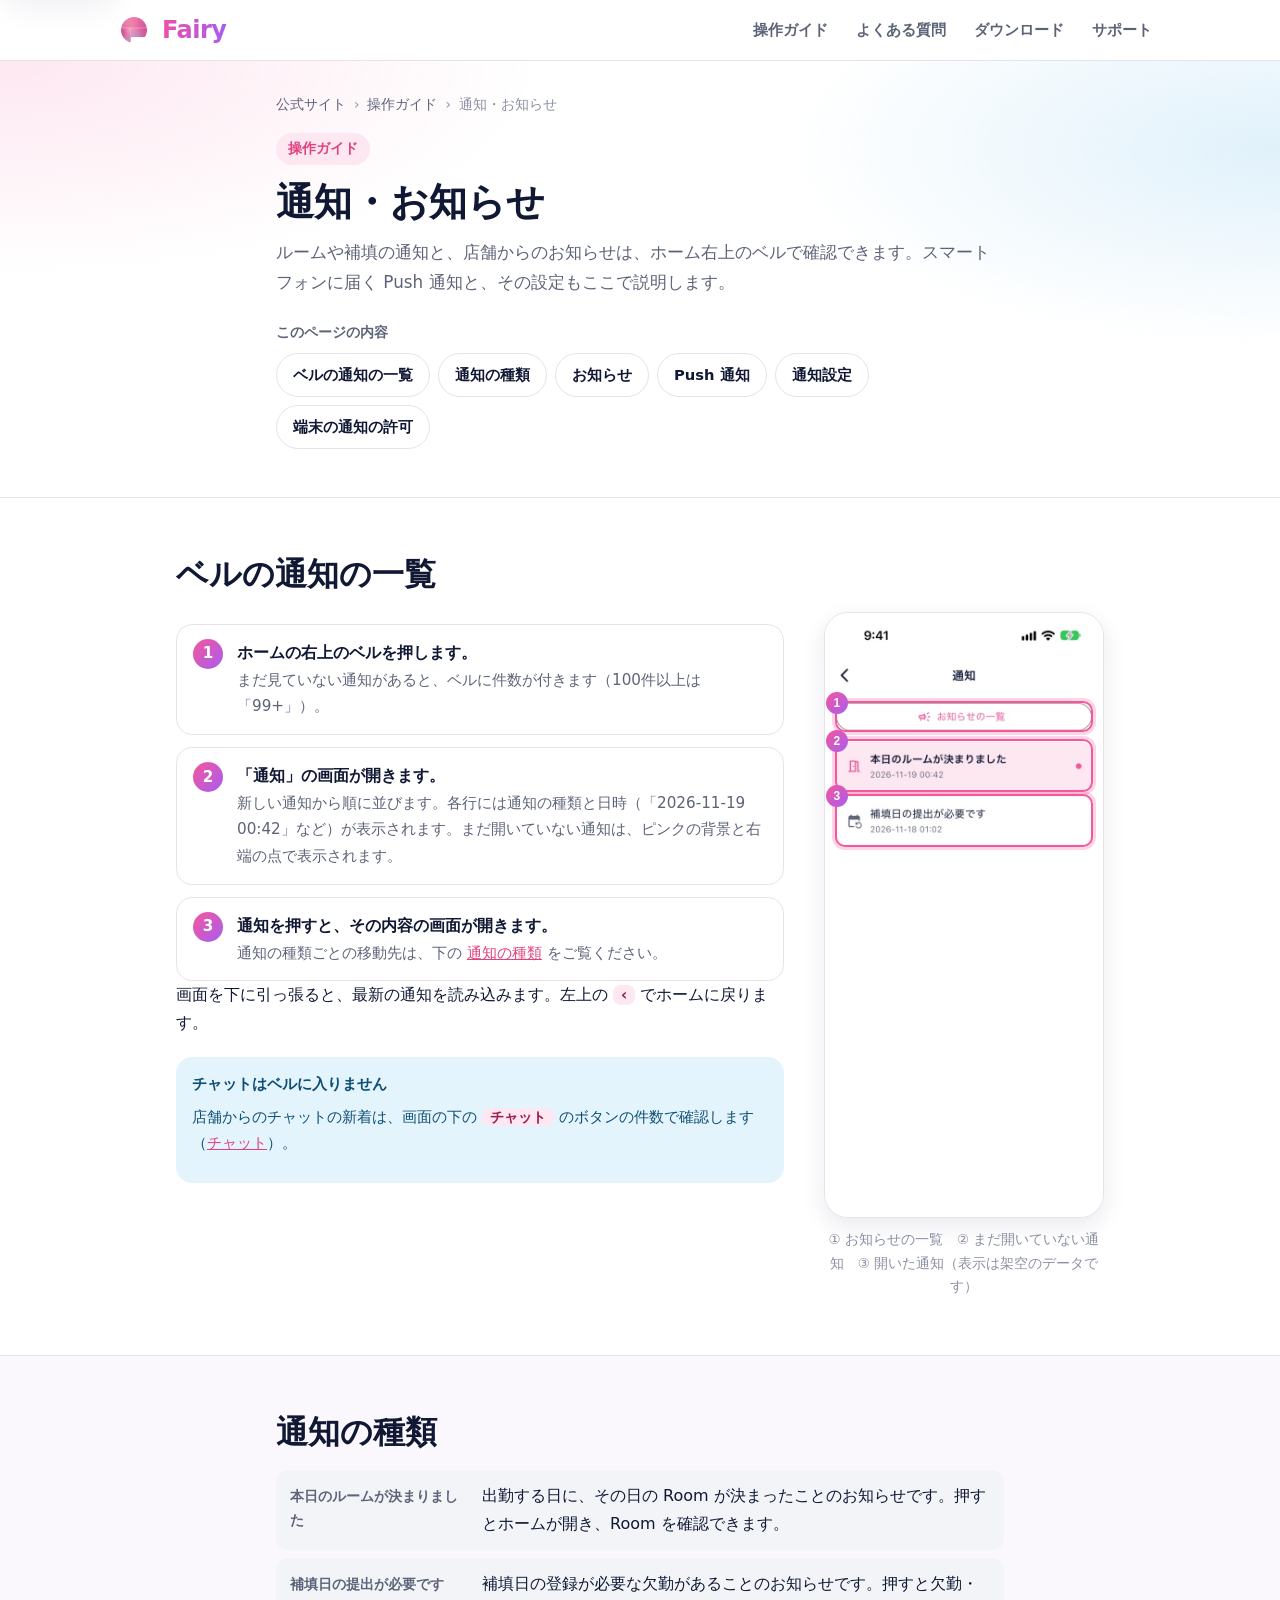
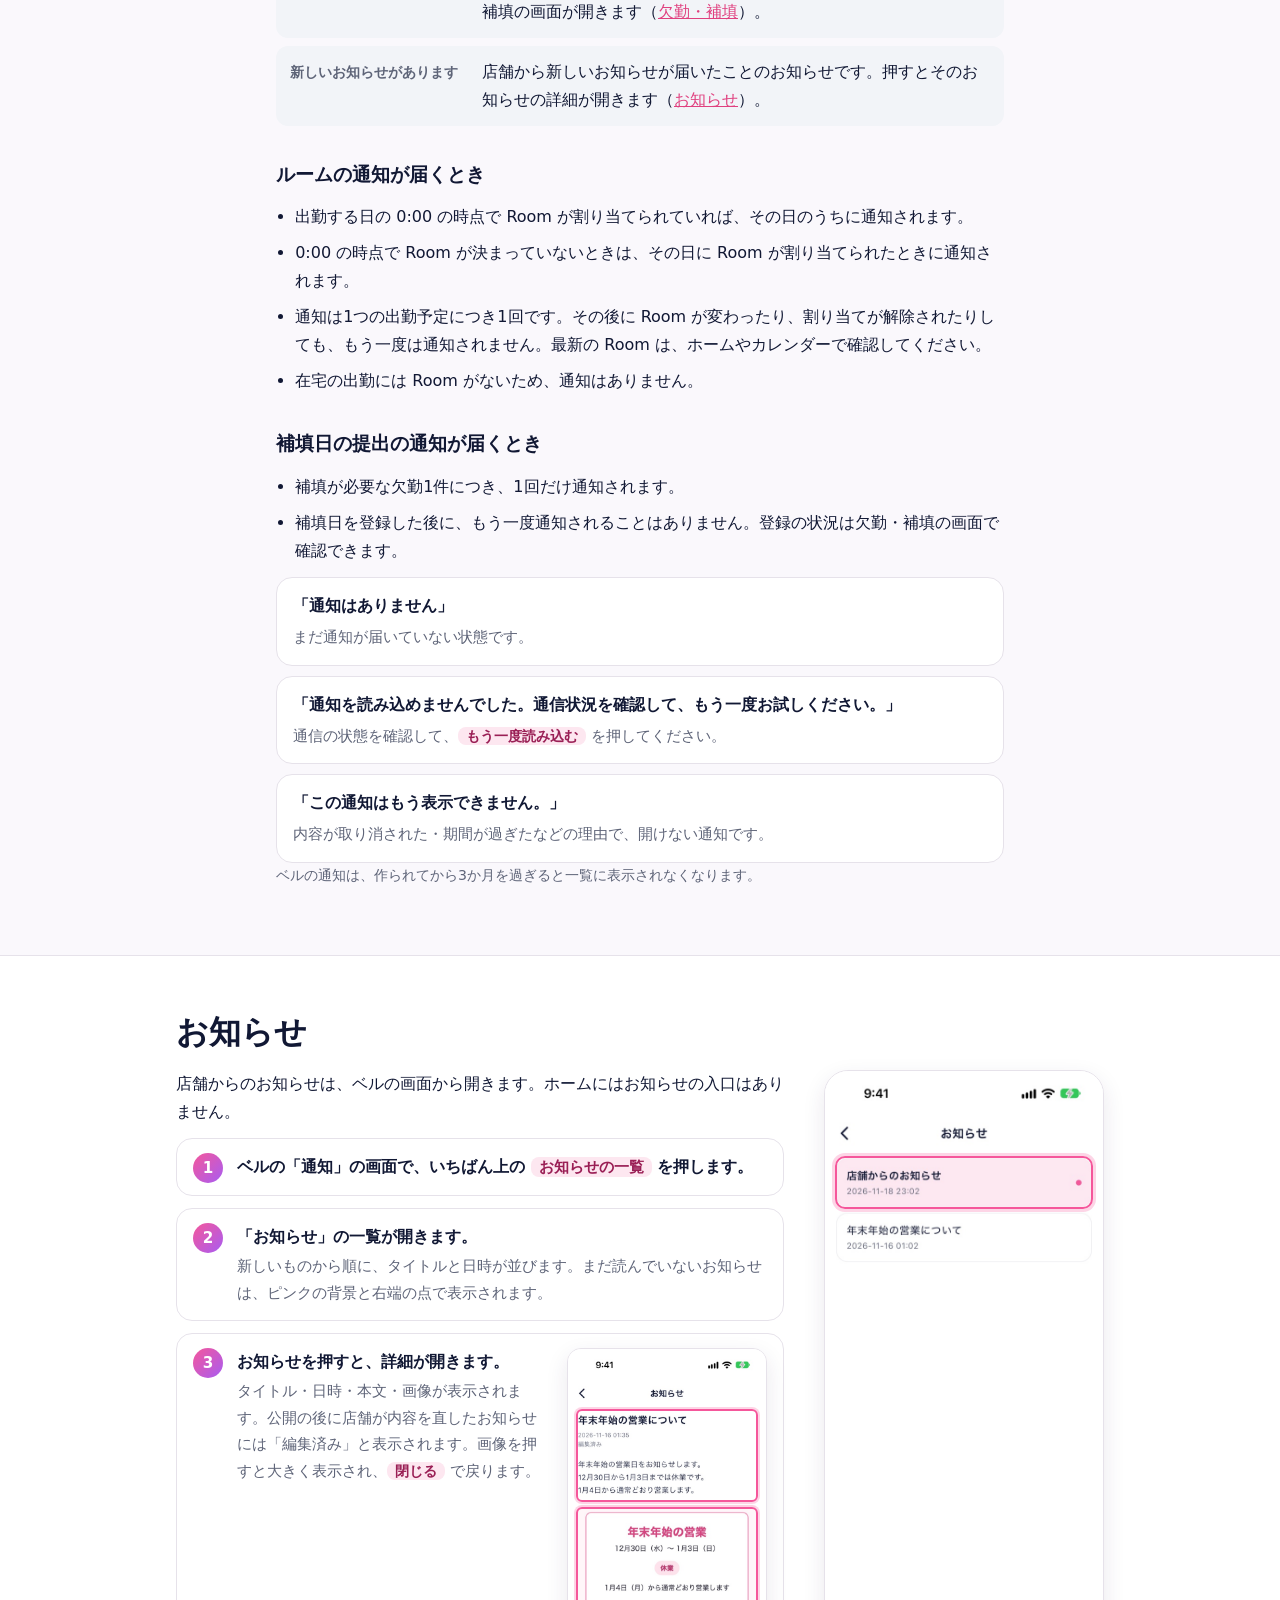
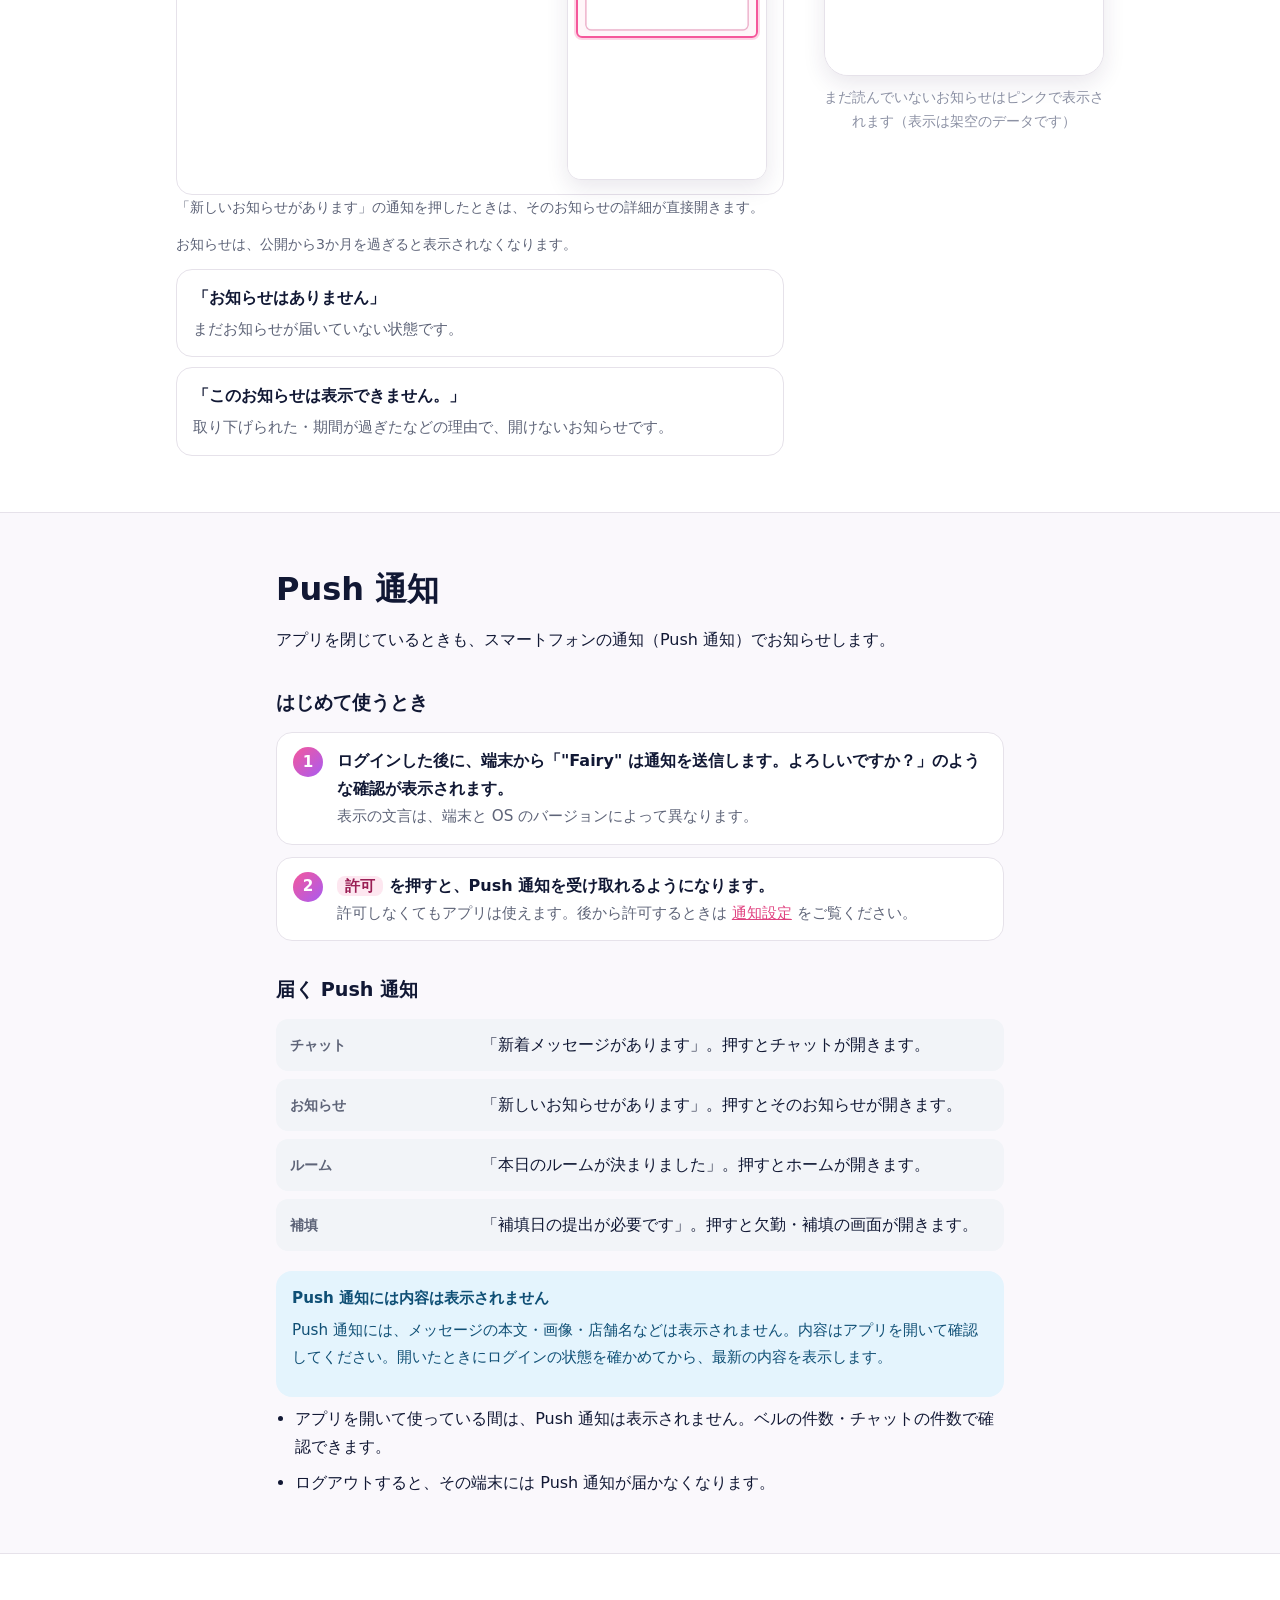
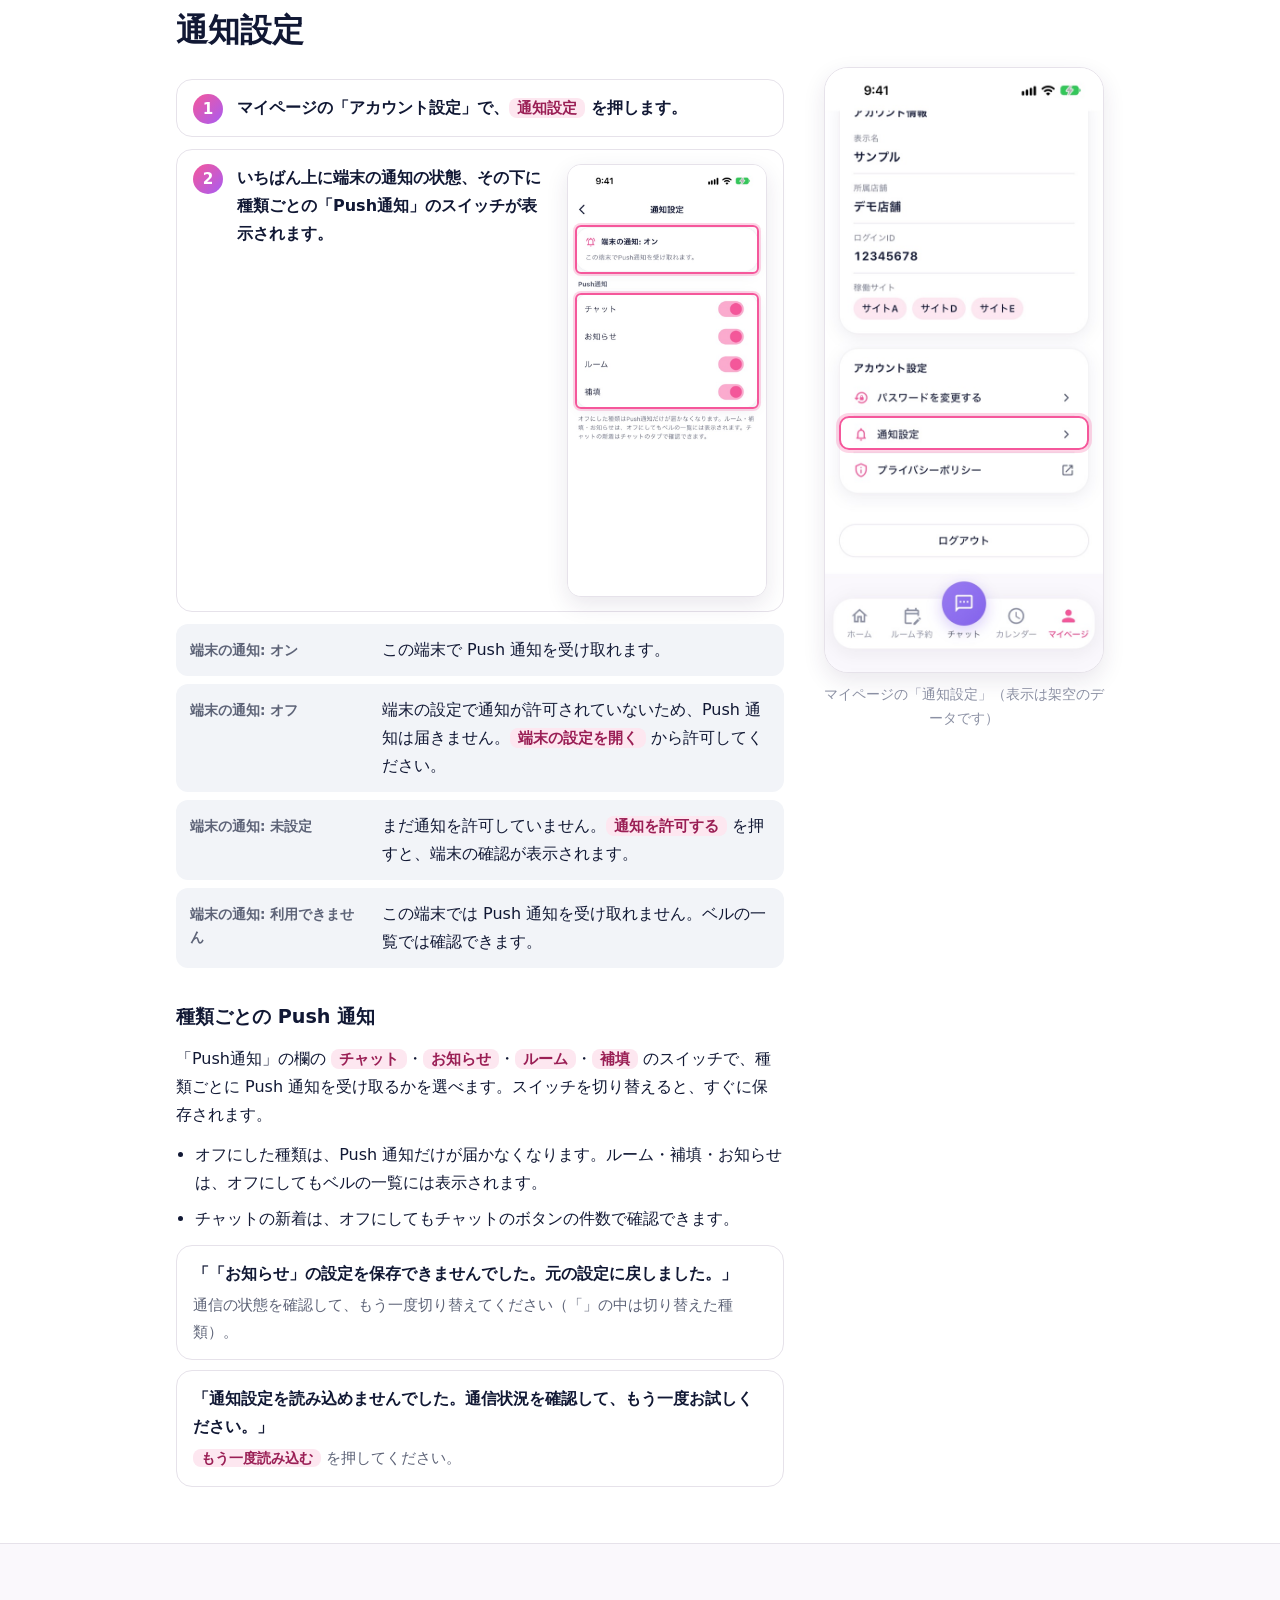
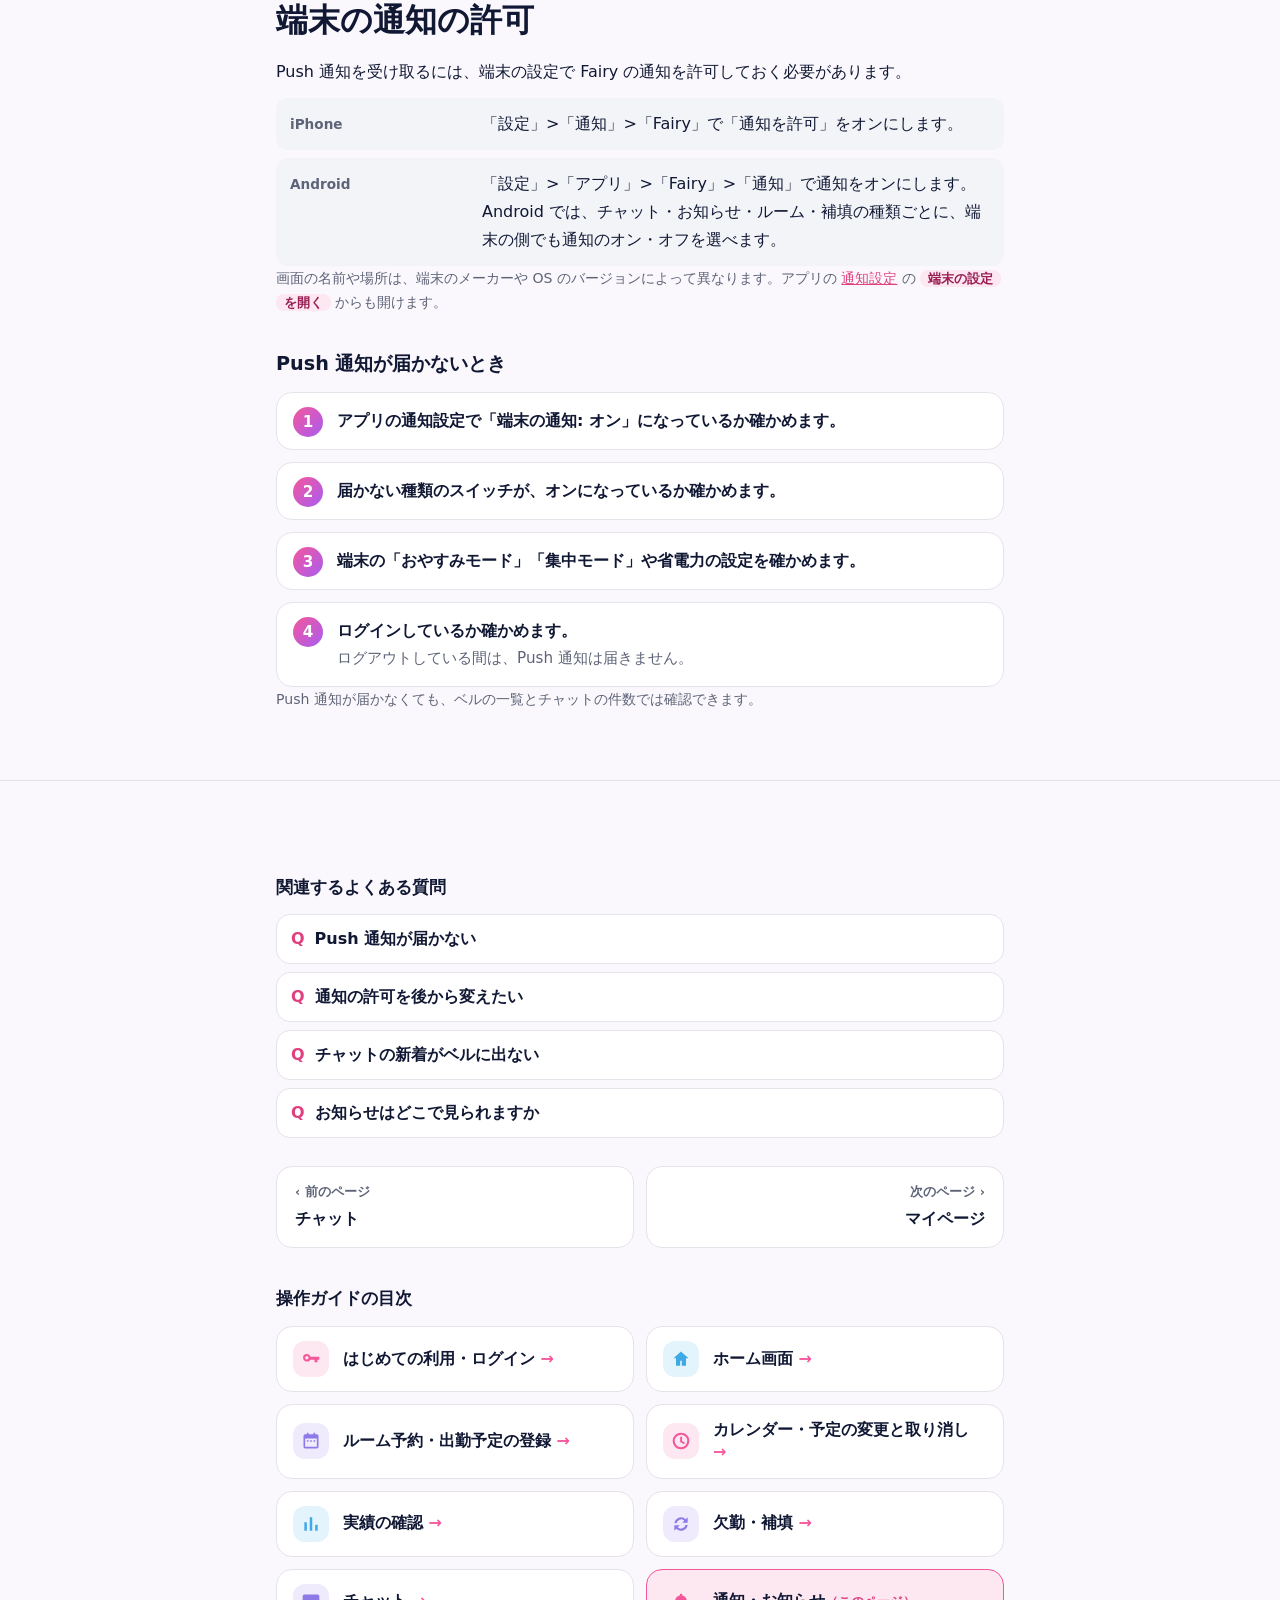
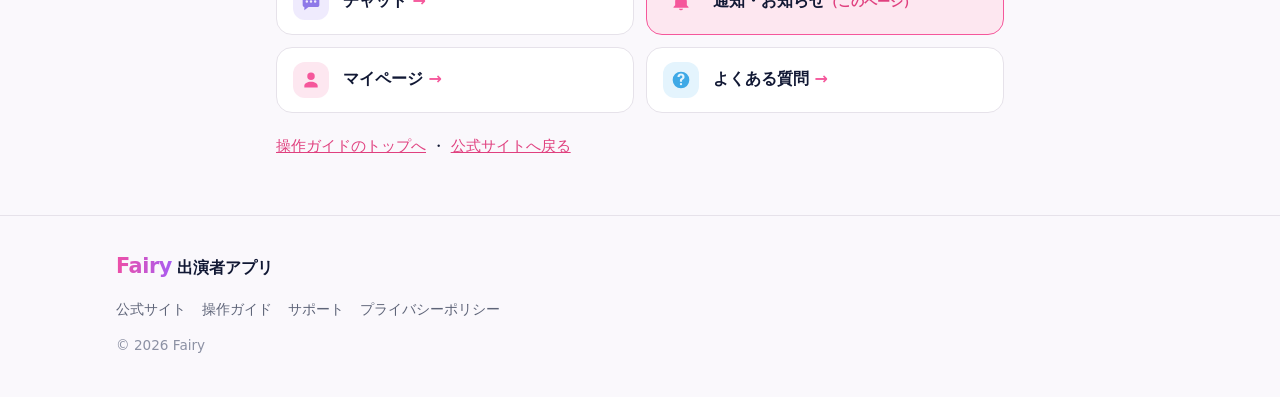
<file: guide/notifications/index.html>
<!doctype html>
<html lang="ja">
<head>
  <meta charset="utf-8">
  <meta name="viewport" content="width=device-width, initial-scale=1">
  <title>通知・お知らせ | Fairy 操作ガイド</title>
  <meta name="description" content="Fairy 出演者アプリの通知の使い方。ホーム右上のベル、ルーム・補填の通知、お知らせ、Push 通知、通知設定、端末の通知の許可。">
  <meta name="robots" content="noindex">
  <meta name="theme-color" content="#ffffff">
  <meta name="format-detection" content="telephone=no">
  <link rel="icon" type="image/png" href="/assets/img/favicon-64.png">
  <link rel="apple-touch-icon" href="/assets/img/apple-touch-icon.png">
  <link rel="stylesheet" href="/assets/css/site.css">
  <link rel="stylesheet" href="/assets/css/guide.css">
</head>
<body class="guide">
  <a class="skip-link" href="#main">本文へ移動</a>
  <header class="site-header">
    <div class="container header-inner">
      <a class="brand" href="/" aria-label="Fairy 出演者アプリ トップ">
        <img src="/assets/img/app-icon-512.png" alt="" width="36" height="36">
        <span class="brand-word">Fairy</span>
      </a>
      <button class="nav-toggle" type="button" aria-expanded="false" aria-controls="site-nav">
        <span class="nav-toggle-bar"></span><span class="visually-hidden">メニュー</span>
      </button>
      <nav id="site-nav" class="site-nav" aria-label="サイト内">
        <a href="/guide/">操作ガイド</a>
        <a href="/guide/faq/">よくある質問</a>
        <a href="/#download">ダウンロード</a>
        <a href="/#support">サポート</a>
      </nav>
    </div>
  </header>

  <main id="main">
    <section class="guide-hero" aria-labelledby="page-title">
      <div class="container narrow">
        <nav class="breadcrumb" aria-label="現在地"><ol><li><a href="/">公式サイト</a></li><li><a href="/guide/">操作ガイド</a></li><li aria-current="page">通知・お知らせ</li></ol></nav>
        <p class="eyebrow">操作ガイド</p>
        <h1 id="page-title">通知・お知らせ</h1>
        <p class="lead">ルームや補填の通知と、店舗からのお知らせは、ホーム右上のベルで確認できます。スマートフォンに届く Push 通知と、その設定もここで説明します。</p>
        <nav class="guide-toc" aria-label="このページの内容">
          <p class="guide-toc-title">このページの内容</p>
          <ul>
            <li><a href="#bell">ベルの通知の一覧</a></li>
            <li><a href="#kinds">通知の種類</a></li>
            <li><a href="#announcements">お知らせ</a></li>
            <li><a href="#push">Push 通知</a></li>
            <li><a href="#settings">通知設定</a></li>
            <li><a href="#device">端末の通知の許可</a></li>
          </ul>
        </nav>
      </div>
    </section>
    <section class="section guide-section" id="bell" aria-labelledby="bell-title">
      <div class="container guide-wide">
        <h2 id="bell-title" class="section-title">ベルの通知の一覧</h2>
        <div class="guide-split">
          <div>
            <ol class="steps">
              <li><strong>ホームの右上のベルを押します。</strong><span>まだ見ていない通知があると、ベルに件数が付きます（100件以上は「99+」）。</span></li>
              <li><strong>「通知」の画面が開きます。</strong><span>新しい通知から順に並びます。各行には通知の種類と日時（「2026-11-19 00:42」など）が表示されます。まだ開いていない通知は、ピンクの背景と右端の点で表示されます。</span></li>
              <li><strong>通知を押すと、その内容の画面が開きます。</strong><span>通知の種類ごとの移動先は、下の <a href="#kinds">通知の種類</a> をご覧ください。</span></li>
            </ol>
            <p>画面を下に引っ張ると、最新の通知を読み込みます。左上の <span class="ui">‹</span> でホームに戻ります。</p>
            <div class="notice notice-blue">
              <p class="notice-title">チャットはベルに入りません</p>
              <p>店舗からのチャットの新着は、画面の下の <span class="ui">チャット</span> のボタンの件数で確認します（<a href="/guide/chat/">チャット</a>）。</p>
            </div>
          </div>
<figure class="screen-shot"><button class="zoom" type="button" aria-label="画像を拡大: 通知の画面: お知らせの一覧のボタンと、ルーム・補填の通知"><span class="shot-frame"><img src="/assets/img/guide/s-notif-list.jpg" alt="通知の画面: お知らせの一覧のボタンと、ルーム・補填の通知" width="600" height="1304" loading="lazy"><span class="mark" style="left:3.5%;top:14.6%;width:93%;height:5.2%" aria-hidden="true"><span class="mark-label">1</span></span><span class="mark" style="left:3.5%;top:20.9%;width:93%;height:8.8%" aria-hidden="true"><span class="mark-label">2</span></span><span class="mark" style="left:3.5%;top:30%;width:93%;height:8.8%" aria-hidden="true"><span class="mark-label">3</span></span></span></button><figcaption>① お知らせの一覧　② まだ開いていない通知　③ 開いた通知（表示は架空のデータです）</figcaption></figure>
        </div>
      </div>
    </section>
    <section class="section guide-section alt" id="kinds" aria-labelledby="kinds-title">
      <div class="container narrow">
        <h2 id="kinds-title" class="section-title">通知の種類</h2>
        <dl class="guide-facts">
          <div><dt>本日のルームが決まりました</dt><dd>出勤する日に、その日の Room が決まったことのお知らせです。押すとホームが開き、Room を確認できます。</dd></div>
          <div><dt>補填日の提出が必要です</dt><dd>補填日の登録が必要な欠勤があることのお知らせです。押すと欠勤・補填の画面が開きます（<a href="/guide/makeup/">欠勤・補填</a>）。</dd></div>
          <div><dt>新しいお知らせがあります</dt><dd>店舗から新しいお知らせが届いたことのお知らせです。押すとそのお知らせの詳細が開きます（<a href="#announcements">お知らせ</a>）。</dd></div>
        </dl>
        <h3 class="sub-title">ルームの通知が届くとき</h3>
        <ul class="plain-list">
          <li>出勤する日の 0:00 の時点で Room が割り当てられていれば、その日のうちに通知されます。</li>
          <li>0:00 の時点で Room が決まっていないときは、その日に Room が割り当てられたときに通知されます。</li>
          <li>通知は1つの出勤予定につき1回です。その後に Room が変わったり、割り当てが解除されたりしても、もう一度は通知されません。最新の Room は、ホームやカレンダーで確認してください。</li>
          <li>在宅の出勤には Room がないため、通知はありません。</li>
        </ul>
        <h3 class="sub-title">補填日の提出の通知が届くとき</h3>
        <ul class="plain-list">
          <li>補填が必要な欠勤1件につき、1回だけ通知されます。</li>
          <li>補填日を登録した後に、もう一度通知されることはありません。登録の状況は欠勤・補填の画面で確認できます。</li>
        </ul>
        <ul class="message-list">
          <li><q>通知はありません</q><span>まだ通知が届いていない状態です。</span></li>
          <li><q>通知を読み込めませんでした。通信状況を確認して、もう一度お試しください。</q><span>通信の状態を確認して、<span class="ui">もう一度読み込む</span> を押してください。</span></li>
          <li><q>この通知はもう表示できません。</q><span>内容が取り消された・期間が過ぎたなどの理由で、開けない通知です。</span></li>
        </ul>
        <p class="small-note">ベルの通知は、作られてから3か月を過ぎると一覧に表示されなくなります。</p>
      </div>
    </section>
    <section class="section guide-section" id="announcements" aria-labelledby="announcements-title">
      <div class="container guide-wide">
        <h2 id="announcements-title" class="section-title">お知らせ</h2>
        <div class="guide-split">
          <div>
            <p>店舗からのお知らせは、ベルの画面から開きます。ホームにはお知らせの入口はありません。</p>
            <ol class="steps shot-steps">
              <li><div class="step-text"><strong>ベルの「通知」の画面で、いちばん上の <span class="ui">お知らせの一覧</span> を押します。</strong></div></li>
              <li><div class="step-text"><strong>「お知らせ」の一覧が開きます。</strong><span>新しいものから順に、タイトルと日時が並びます。まだ読んでいないお知らせは、ピンクの背景と右端の点で表示されます。</span></div></li>
              <li class="has-shot"><div class="step-text"><strong>お知らせを押すと、詳細が開きます。</strong><span>タイトル・日時・本文・画像が表示されます。公開の後に店舗が内容を直したお知らせには「編集済み」と表示されます。画像を押すと大きく表示され、<span class="ui">閉じる</span> で戻ります。</span></div><figure class="step-shot"><button class="zoom" type="button" aria-label="画像を拡大: お知らせの詳細: タイトル、日時、編集済み、本文、画像"><span class="shot-frame"><img src="/assets/img/guide/s-ann-detail.jpg" alt="お知らせの詳細: タイトル、日時、編集済み、本文、画像" width="600" height="1304" loading="lazy"><span class="mark" style="left:4%;top:14%;width:92%;height:21.5%" aria-hidden="true"></span><span class="mark" style="left:4%;top:36.6%;width:92%;height:30.6%" aria-hidden="true"></span></span></button></figure></li>
            </ol>
            <p class="small-note">「新しいお知らせがあります」の通知を押したときは、そのお知らせの詳細が直接開きます。</p>
            <p class="small-note">お知らせは、公開から3か月を過ぎると表示されなくなります。</p>
            <ul class="message-list">
              <li><q>お知らせはありません</q><span>まだお知らせが届いていない状態です。</span></li>
              <li><q>このお知らせは表示できません。</q><span>取り下げられた・期間が過ぎたなどの理由で、開けないお知らせです。</span></li>
            </ul>
          </div>
<figure class="screen-shot"><button class="zoom" type="button" aria-label="画像を拡大: お知らせの一覧"><span class="shot-frame"><img src="/assets/img/guide/s-ann-list.jpg" alt="お知らせの一覧: まだ読んでいないお知らせと、読んだお知らせ" width="600" height="1304" loading="lazy"><span class="mark" style="left:3.5%;top:14%;width:93%;height:8.8%" aria-hidden="true"></span></span></button><figcaption>まだ読んでいないお知らせはピンクで表示されます（表示は架空のデータです）</figcaption></figure>
        </div>
      </div>
    </section>
    <section class="section guide-section alt" id="push" aria-labelledby="push-title">
      <div class="container narrow">
        <h2 id="push-title" class="section-title">Push 通知</h2>
        <p>アプリを閉じているときも、スマートフォンの通知（Push 通知）でお知らせします。</p>
        <h3 class="sub-title">はじめて使うとき</h3>
        <ol class="steps">
          <li><strong>ログインした後に、端末から「"Fairy" は通知を送信します。よろしいですか？」のような確認が表示されます。</strong><span>表示の文言は、端末と OS のバージョンによって異なります。</span></li>
          <li><strong><span class="ui">許可</span> を押すと、Push 通知を受け取れるようになります。</strong><span>許可しなくてもアプリは使えます。後から許可するときは <a href="#settings">通知設定</a> をご覧ください。</span></li>
        </ol>
        <h3 class="sub-title">届く Push 通知</h3>
        <dl class="guide-facts">
          <div><dt>チャット</dt><dd>「新着メッセージがあります」。押すとチャットが開きます。</dd></div>
          <div><dt>お知らせ</dt><dd>「新しいお知らせがあります」。押すとそのお知らせが開きます。</dd></div>
          <div><dt>ルーム</dt><dd>「本日のルームが決まりました」。押すとホームが開きます。</dd></div>
          <div><dt>補填</dt><dd>「補填日の提出が必要です」。押すと欠勤・補填の画面が開きます。</dd></div>
        </dl>
        <div class="notice notice-blue">
          <p class="notice-title">Push 通知には内容は表示されません</p>
          <p>Push 通知には、メッセージの本文・画像・店舗名などは表示されません。内容はアプリを開いて確認してください。開いたときにログインの状態を確かめてから、最新の内容を表示します。</p>
        </div>
        <ul class="plain-list">
          <li>アプリを開いて使っている間は、Push 通知は表示されません。ベルの件数・チャットの件数で確認できます。</li>
          <li>ログアウトすると、その端末には Push 通知が届かなくなります。</li>
        </ul>
      </div>
    </section>
    <section class="section guide-section" id="settings" aria-labelledby="settings-title">
      <div class="container guide-wide">
        <h2 id="settings-title" class="section-title">通知設定</h2>
        <div class="guide-split">
          <div>
            <ol class="steps shot-steps">
              <li><div class="step-text"><strong>マイページの「アカウント設定」で、<span class="ui">通知設定</span> を押します。</strong></div></li>
              <li class="has-shot"><div class="step-text"><strong>いちばん上に端末の通知の状態、その下に種類ごとの「Push通知」のスイッチが表示されます。</strong></div><figure class="step-shot"><button class="zoom" type="button" aria-label="画像を拡大: 通知設定の画面: 端末の通知: オンと、4つのスイッチ"><span class="shot-frame"><img src="/assets/img/guide/s-notif-settings.jpg" alt="通知設定の画面: 端末の通知: オンと、4つのスイッチ" width="600" height="1304" loading="lazy"><span class="mark" style="left:3.5%;top:14%;width:93%;height:11.2%" aria-hidden="true"></span><span class="mark" style="left:3.5%;top:29.6%;width:93%;height:27%" aria-hidden="true"></span></span></button></figure></li>
            </ol>
            <dl class="guide-facts">
              <div><dt>端末の通知: オン</dt><dd>この端末で Push 通知を受け取れます。</dd></div>
              <div><dt>端末の通知: オフ</dt><dd>端末の設定で通知が許可されていないため、Push 通知は届きません。<span class="ui">端末の設定を開く</span> から許可してください。</dd></div>
              <div><dt>端末の通知: 未設定</dt><dd>まだ通知を許可していません。<span class="ui">通知を許可する</span> を押すと、端末の確認が表示されます。</dd></div>
              <div><dt>端末の通知: 利用できません</dt><dd>この端末では Push 通知を受け取れません。ベルの一覧では確認できます。</dd></div>
            </dl>
            <h3 class="sub-title">種類ごとの Push 通知</h3>
            <p>「Push通知」の欄の <span class="ui">チャット</span>・<span class="ui">お知らせ</span>・<span class="ui">ルーム</span>・<span class="ui">補填</span> のスイッチで、種類ごとに Push 通知を受け取るかを選べます。スイッチを切り替えると、すぐに保存されます。</p>
            <ul class="plain-list">
              <li>オフにした種類は、Push 通知だけが届かなくなります。ルーム・補填・お知らせは、オフにしてもベルの一覧には表示されます。</li>
              <li>チャットの新着は、オフにしてもチャットのボタンの件数で確認できます。</li>
            </ul>
            <ul class="message-list">
              <li><q>「お知らせ」の設定を保存できませんでした。元の設定に戻しました。</q><span>通信の状態を確認して、もう一度切り替えてください（「」の中は切り替えた種類）。</span></li>
              <li><q>通知設定を読み込めませんでした。通信状況を確認して、もう一度お試しください。</q><span><span class="ui">もう一度読み込む</span> を押してください。</span></li>
            </ul>
          </div>
<figure class="screen-shot"><button class="zoom" type="button" aria-label="画像を拡大: マイページのアカウント設定の通知設定"><span class="shot-frame"><img src="/assets/img/guide/s-mypage-settings.jpg" alt="マイページのアカウント設定: 通知設定の行" width="600" height="1304" loading="lazy"><span class="mark" style="left:5%;top:57.6%;width:90%;height:5.6%" aria-hidden="true"></span></span></button><figcaption>マイページの「通知設定」（表示は架空のデータです）</figcaption></figure>
        </div>
      </div>
    </section>
    <section class="section guide-section alt" id="device" aria-labelledby="device-title">
      <div class="container narrow">
        <h2 id="device-title" class="section-title">端末の通知の許可</h2>
        <p>Push 通知を受け取るには、端末の設定で Fairy の通知を許可しておく必要があります。</p>
        <dl class="guide-facts">
          <div><dt>iPhone</dt><dd>「設定」>「通知」>「Fairy」で「通知を許可」をオンにします。</dd></div>
          <div><dt>Android</dt><dd>「設定」>「アプリ」>「Fairy」>「通知」で通知をオンにします。Android では、チャット・お知らせ・ルーム・補填の種類ごとに、端末の側でも通知のオン・オフを選べます。</dd></div>
        </dl>
        <p class="small-note">画面の名前や場所は、端末のメーカーや OS のバージョンによって異なります。アプリの <a href="#settings">通知設定</a> の <span class="ui">端末の設定を開く</span> からも開けます。</p>
        <h3 class="sub-title">Push 通知が届かないとき</h3>
        <ol class="steps">
          <li><strong>アプリの通知設定で「端末の通知: オン」になっているか確かめます。</strong></li>
          <li><strong>届かない種類のスイッチが、オンになっているか確かめます。</strong></li>
          <li><strong>端末の「おやすみモード」「集中モード」や省電力の設定を確かめます。</strong></li>
          <li><strong>ログインしているか確かめます。</strong><span>ログアウトしている間は、Push 通知は届きません。</span></li>
        </ol>
        <p class="small-note">Push 通知が届かなくても、ベルの一覧とチャットの件数では確認できます。</p>
      </div>
    </section>
    <section class="section alt" aria-label="ほかのページ">
      <div class="container narrow">
        <h2 class="guide-menu-title">関連するよくある質問</h2>
        <ul class="related-faq">
          <li><a href="/guide/faq/#q-push-not-received">Push 通知が届かない</a></li>
          <li><a href="/guide/faq/#q-notif-permission-later">通知の許可を後から変えたい</a></li>
          <li><a href="/guide/faq/#q-chat-not-in-bell">チャットの新着がベルに出ない</a></li>
          <li><a href="/guide/faq/#q-announcement-where">お知らせはどこで見られますか</a></li>
        </ul>
        <nav class="guide-pager" aria-label="前後のページ">
          <a class="prev" href="/guide/chat/"><small>‹ 前のページ</small><span>チャット</span></a>
          <a class="next" href="/guide/account/"><small>次のページ ›</small><span>マイページ</span></a>
        </nav>
        <h2 class="guide-menu-title">操作ガイドの目次</h2>
        <ul class="topic-grid is-compact">
          <li>
            <a class="topic-card" href="/guide/login/">
              <span class="feature-icon tone-pink" aria-hidden="true"><svg viewBox="0 0 24 24"><path d="M7 15a4.5 4.5 0 1 1 4.33-5.75H22v3.5h-2.25V16h-3.5v-3.25h-4.92A4.5 4.5 0 0 1 7 15zm0-2.5a2 2 0 1 0 0-4 2 2 0 0 0 0 4z"/></svg></span>
              <span class="topic-card-title">はじめての利用・ログイン</span>
              <span class="topic-card-text">最初のパスワードの設定、ログイン、パスワードを忘れたとき</span>
            </a>
          </li>
          <li>
            <a class="topic-card" href="/guide/home/">
              <span class="feature-icon tone-blue" aria-hidden="true"><svg viewBox="0 0 24 24"><path d="M12 3l9 8h-3v9h-5v-6h-2v6H6v-9H3z"/></svg></span>
              <span class="topic-card-title">ホーム画面</span>
              <span class="topic-card-text">今月のポイント、目標、今日・次回の出勤と Room、ベル</span>
            </a>
          </li>
          <li>
            <a class="topic-card" href="/guide/rooms/">
              <span class="feature-icon tone-lavender" aria-hidden="true"><svg viewBox="0 0 24 24"><path d="M7 2v2H5a2 2 0 0 0-2 2v13a2 2 0 0 0 2 2h14a2 2 0 0 0 2-2V6a2 2 0 0 0-2-2h-2V2h-2v2H9V2zm-2 7h14v10H5zm2 2v2h2v-2zm4 0v2h2v-2zm4 0v2h2v-2z"/></svg></span>
              <span class="topic-card-title">ルーム予約・出勤予定の登録</span>
              <span class="topic-card-text">今月の出勤の追加と、翌月の出勤予定の登録</span>
            </a>
          </li>
          <li>
            <a class="topic-card" href="/guide/calendar/">
              <span class="feature-icon tone-pink" aria-hidden="true"><svg viewBox="0 0 24 24"><path d="M12 2a10 10 0 1 0 0 20 10 10 0 0 0 0-20zm0 2.5a7.5 7.5 0 1 1 0 15 7.5 7.5 0 0 1 0-15zM11 7v6.2l4.6 2.7 1.1-1.8-3.4-2V7z"/></svg></span>
              <span class="topic-card-title">カレンダー・予定の変更と取り消し</span>
              <span class="topic-card-text">登録した出勤予定の確認、変更、取り消し</span>
            </a>
          </li>
          <li>
            <a class="topic-card" href="/guide/performance/">
              <span class="feature-icon tone-blue" aria-hidden="true"><svg viewBox="0 0 24 24"><path d="M4 20V10h3v10zm6.5 0V4h3v16zM17 20v-7h3v7z"/></svg></span>
              <span class="topic-card-title">実績の確認</span>
              <span class="topic-card-text">今月の実績と、期間・サイトを選んだポイントの集計</span>
            </a>
          </li>
          <li>
            <a class="topic-card" href="/guide/makeup/">
              <span class="feature-icon tone-lavender" aria-hidden="true"><svg viewBox="0 0 24 24"><path d="M12 4a8 8 0 0 0-7.92 6.86l2.48.36A5.5 5.5 0 0 1 15.9 8.1L13.5 10.5H20V4l-2.3 2.3A7.96 7.96 0 0 0 12 4zm7.92 9.14l-2.48-.36A5.5 5.5 0 0 1 8.1 15.9l2.4-2.4H4V20l2.3-2.3A8 8 0 0 0 19.92 13.14z"/></svg></span>
              <span class="topic-card-title">欠勤・補填</span>
              <span class="topic-card-text">補填のお知らせと、補填日の登録</span>
            </a>
          </li>
          <li>
            <a class="topic-card" href="/guide/chat/">
              <span class="feature-icon tone-lavender" aria-hidden="true"><svg viewBox="0 0 24 24"><path d="M4 3h16a2 2 0 0 1 2 2v11a2 2 0 0 1-2 2H9l-5 4v-4a2 2 0 0 1-2-2V5a2 2 0 0 1 2-2zm3 7a1.5 1.5 0 1 0 0 3 1.5 1.5 0 0 0 0-3zm5 0a1.5 1.5 0 1 0 0 3 1.5 1.5 0 0 0 0-3zm5 0a1.5 1.5 0 1 0 0 3 1.5 1.5 0 0 0 0-3z"/></svg></span>
              <span class="topic-card-title">チャット</span>
              <span class="topic-card-text">店舗とのメッセージ・画像のやり取り、既読、送信の取り消し</span>
            </a>
          </li>
          <li>
            <a class="topic-card" href="/guide/notifications/" aria-current="page">
              <span class="feature-icon tone-pink" aria-hidden="true"><svg viewBox="0 0 24 24"><path d="M12 22a2.5 2.5 0 0 0 2.45-2h-4.9A2.5 2.5 0 0 0 12 22zm7-6V11a7 7 0 0 0-5.5-6.84V3.5a1.5 1.5 0 0 0-3 0v.66A7 7 0 0 0 5 11v5l-2 2v1h18v-1z"/></svg></span>
              <span class="topic-card-title">通知・お知らせ</span>
              <span class="topic-card-text">ベル、お知らせ、Push 通知、通知設定</span>
            </a>
          </li>
          <li>
            <a class="topic-card" href="/guide/account/">
              <span class="feature-icon tone-pink" aria-hidden="true"><svg viewBox="0 0 24 24"><path d="M12 12a4.5 4.5 0 1 0 0-9 4.5 4.5 0 0 0 0 9zm0 2c-4.42 0-8 2.24-8 5v2h16v-2c0-2.76-3.58-5-8-5z"/></svg></span>
              <span class="topic-card-title">マイページ</span>
              <span class="topic-card-text">アカウント情報、通知設定、パスワードの変更、ログアウト</span>
            </a>
          </li>
          <li>
            <a class="topic-card" href="/guide/faq/">
              <span class="feature-icon tone-blue" aria-hidden="true"><svg viewBox="0 0 24 24"><path d="M12 2a10 10 0 1 0 0 20 10 10 0 0 0 0-20zm0 16.25a1.4 1.4 0 1 1 0-2.8 1.4 1.4 0 0 1 0 2.8zm1.3-5.1V14h-2.6v-1.6c0-1.2.8-1.9 1.7-2.45.75-.45 1.25-.85 1.25-1.6a1.65 1.65 0 0 0-3.3 0H7.75a4.25 4.25 0 0 1 8.5 0c0 1.85-1.2 2.75-2.25 3.3-.45.25-.7.45-.7.5z"/></svg></span>
              <span class="topic-card-title">よくある質問</span>
              <span class="topic-card-text">困ったときの確認事項</span>
            </a>
          </li>
        </ul>
        <p class="guide-back"><a href="/guide/">操作ガイドのトップへ</a> ・ <a href="/">公式サイトへ戻る</a></p>
      </div>
    </section>
  </main>

  <footer class="site-footer">
    <div class="container footer-inner">
      <p class="footer-brand"><span class="logo-text">Fairy</span> 出演者アプリ</p>
      <nav class="footer-nav" aria-label="フッター">
        <a href="/">公式サイト</a>
        <a href="/guide/">操作ガイド</a>
        <a href="https://privacy.fff-inc.com/support/">サポート</a>
        <a href="https://privacy.fff-inc.com/">プライバシーポリシー</a>
      </nav>
      <p class="copyright">&copy; <span data-year>2026</span> Fairy</p>
    </div>
  </footer>

  <script src="/assets/js/site.js"></script>
  <script src="/assets/js/guide.js"></script>
</body>
</html>
</file>
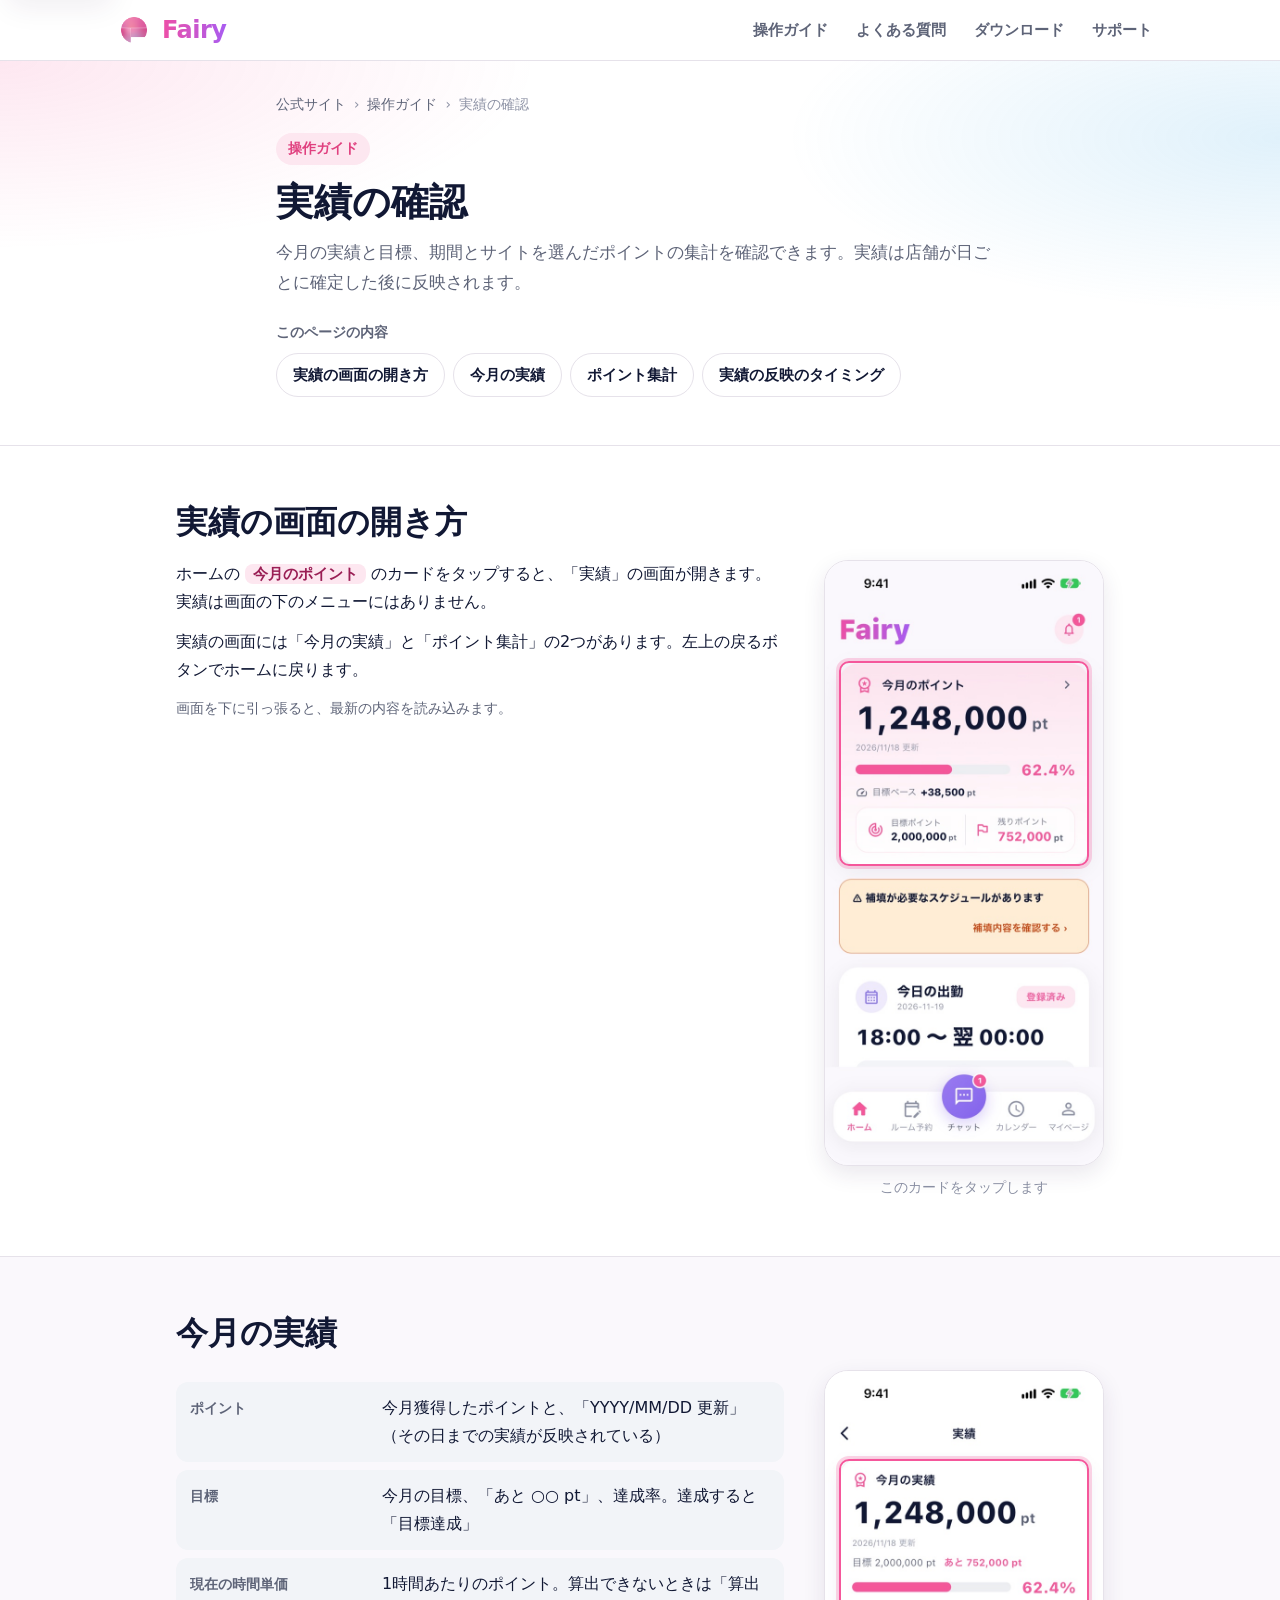
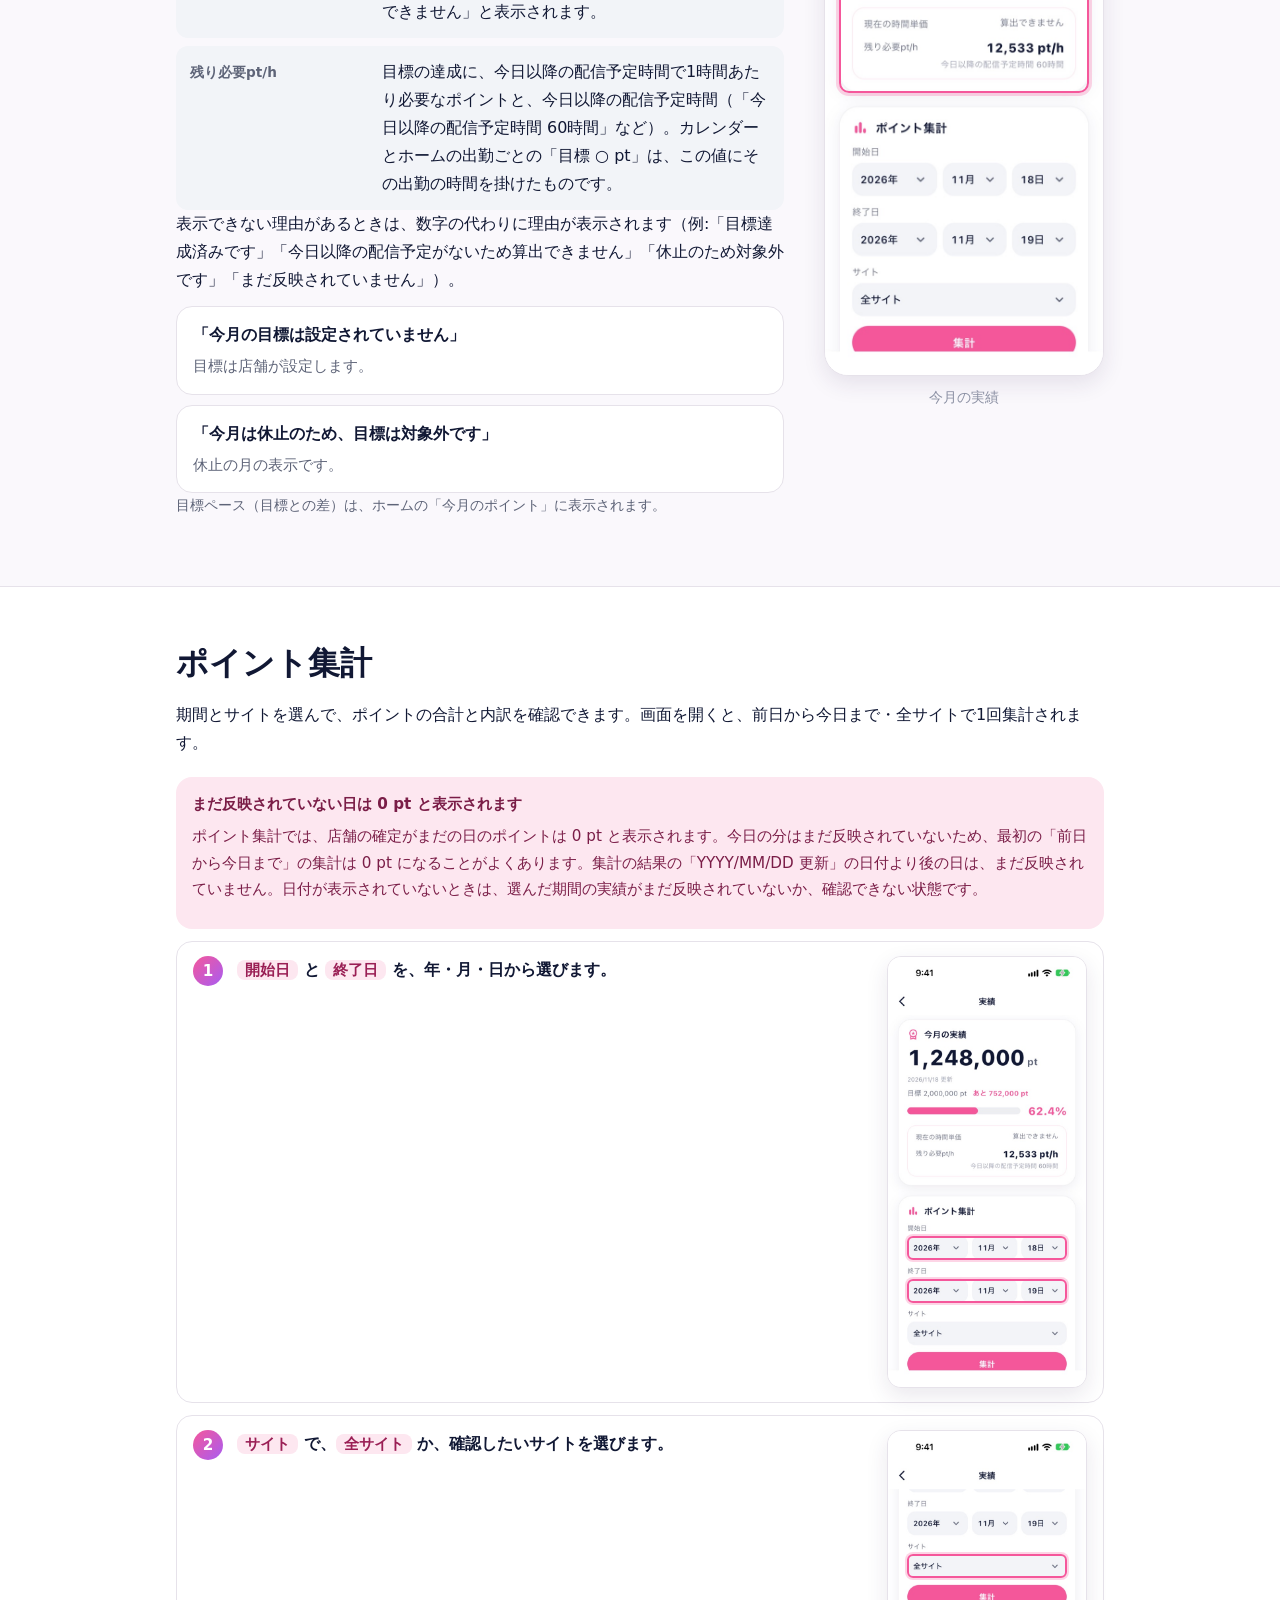
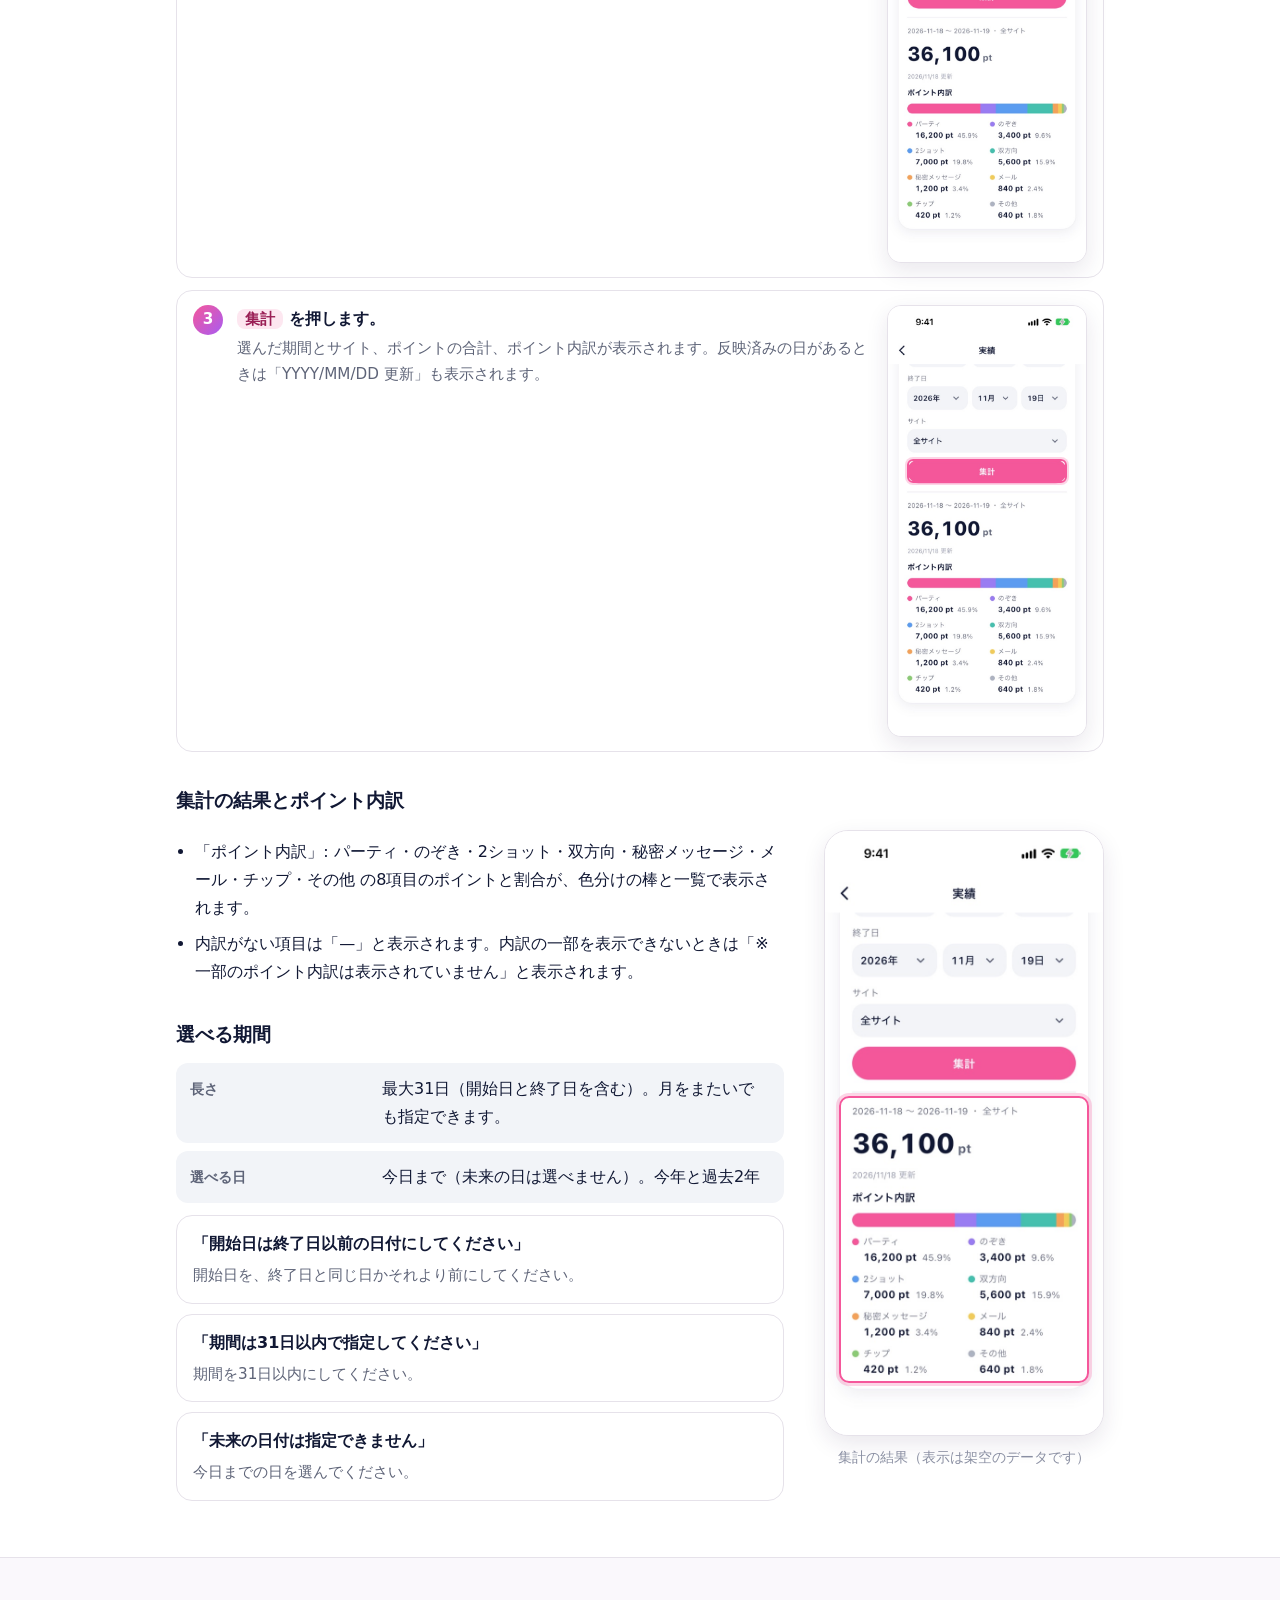
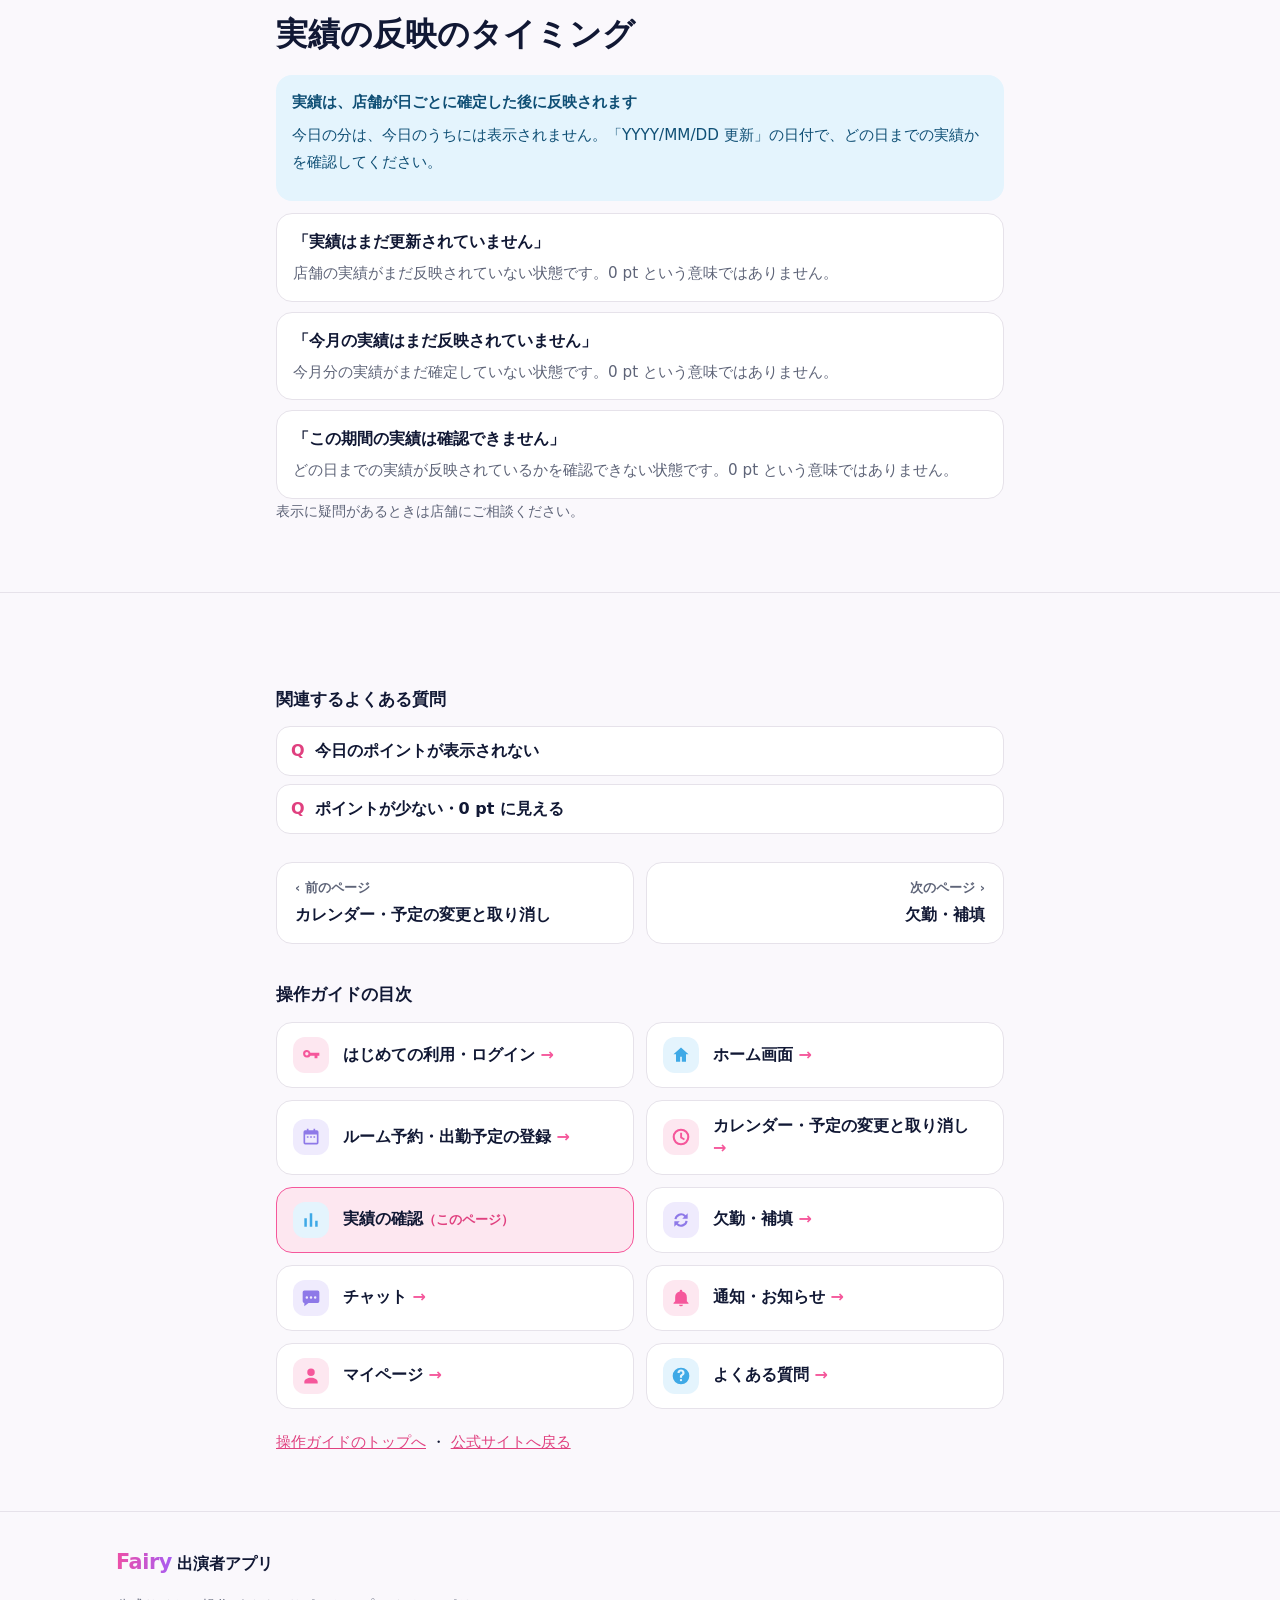
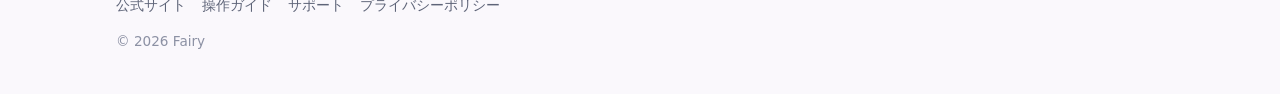
<file: guide/performance/index.html>
<!doctype html>
<html lang="ja">
<head>
  <meta charset="utf-8">
  <meta name="viewport" content="width=device-width, initial-scale=1">
  <title>実績の確認 | Fairy 操作ガイド</title>
  <meta name="description" content="Fairy 出演者アプリの実績の画面の使い方。今月の実績と、ポイント集計。">
  <meta name="robots" content="noindex">
  <meta name="theme-color" content="#ffffff">
  <meta name="format-detection" content="telephone=no">
  <link rel="icon" type="image/png" href="/assets/img/favicon-64.png">
  <link rel="apple-touch-icon" href="/assets/img/apple-touch-icon.png">
  <link rel="stylesheet" href="/assets/css/site.css">
  <link rel="stylesheet" href="/assets/css/guide.css">
</head>
<body class="guide">
  <a class="skip-link" href="#main">本文へ移動</a>
  <header class="site-header">
    <div class="container header-inner">
      <a class="brand" href="/" aria-label="Fairy 出演者アプリ トップ">
        <img src="/assets/img/app-icon-512.png" alt="" width="36" height="36">
        <span class="brand-word">Fairy</span>
      </a>
      <button class="nav-toggle" type="button" aria-expanded="false" aria-controls="site-nav">
        <span class="nav-toggle-bar"></span><span class="visually-hidden">メニュー</span>
      </button>
      <nav id="site-nav" class="site-nav" aria-label="サイト内">
        <a href="/guide/">操作ガイド</a>
        <a href="/guide/faq/">よくある質問</a>
        <a href="/#download">ダウンロード</a>
        <a href="/#support">サポート</a>
      </nav>
    </div>
  </header>

  <main id="main">
    <section class="guide-hero" aria-labelledby="page-title">
      <div class="container narrow">
        <nav class="breadcrumb" aria-label="現在地"><ol><li><a href="/">公式サイト</a></li><li><a href="/guide/">操作ガイド</a></li><li aria-current="page">実績の確認</li></ol></nav>
        <p class="eyebrow">操作ガイド</p>
        <h1 id="page-title">実績の確認</h1>
        <p class="lead">今月の実績と目標、期間とサイトを選んだポイントの集計を確認できます。実績は店舗が日ごとに確定した後に反映されます。</p>
        <nav class="guide-toc" aria-label="このページの内容">
          <p class="guide-toc-title">このページの内容</p>
          <ul>
            <li><a href="#open">実績の画面の開き方</a></li>
            <li><a href="#month">今月の実績</a></li>
            <li><a href="#summary">ポイント集計</a></li>
            <li><a href="#timing">実績の反映のタイミング</a></li>
          </ul>
        </nav>
      </div>
    </section>
    <section class="section guide-section" id="open" aria-labelledby="open-title">
      <div class="container guide-wide">
        <h2 id="open-title" class="section-title">実績の画面の開き方</h2>
        <div class="guide-split">
          <div>
            <p>ホームの <span class="ui">今月のポイント</span> のカードをタップすると、「実績」の画面が開きます。実績は画面の下のメニューにはありません。</p>
            <p>実績の画面には「今月の実績」と「ポイント集計」の2つがあります。左上の戻るボタンでホームに戻ります。</p>
            <p class="small-note">画面を下に引っ張ると、最新の内容を読み込みます。</p>
          </div>
<figure class="screen-shot"><button class="zoom" type="button" aria-label="画像を拡大: ホームの今月のポイントのカード"><span class="shot-frame"><img src="/assets/img/guide/s-home-top.jpg" alt="ホームの今月のポイントのカード" width="600" height="1304" loading="lazy"><span class="mark" style="left:5%;top:16.6%;width:90%;height:34%" aria-hidden="true"></span></span></button><figcaption>このカードをタップします</figcaption></figure>
        </div>
      </div>
    </section>
    <section class="section guide-section alt" id="month" aria-labelledby="month-title">
      <div class="container guide-wide">
        <h2 id="month-title" class="section-title">今月の実績</h2>
        <div class="guide-split">
          <div>
            <dl class="guide-facts">
              <div><dt>ポイント</dt><dd>今月獲得したポイントと、「YYYY/MM/DD 更新」（その日までの実績が反映されている）</dd></div>
              <div><dt>目標</dt><dd>今月の目標、「あと ○○ pt」、達成率。達成すると「目標達成」</dd></div>
              <div><dt>現在の時間単価</dt><dd>1時間あたりのポイント。算出できないときは「算出できません」と表示されます。</dd></div>
              <div><dt>残り必要pt/h</dt><dd>目標の達成に、今日以降の配信予定時間で1時間あたり必要なポイントと、今日以降の配信予定時間（「今日以降の配信予定時間 60時間」など）。カレンダーとホームの出勤ごとの「目標 ○ pt」は、この値にその出勤の時間を掛けたものです。</dd></div>
            </dl>
            <p>表示できない理由があるときは、数字の代わりに理由が表示されます（例:「目標達成済みです」「今日以降の配信予定がないため算出できません」「休止のため対象外です」「まだ反映されていません」）。</p>
            <ul class="message-list">
              <li><q>今月の目標は設定されていません</q><span>目標は店舗が設定します。</span></li>
              <li><q>今月は休止のため、目標は対象外です</q><span>休止の月の表示です。</span></li>
            </ul>
            <p class="small-note">目標ペース（目標との差）は、ホームの「今月のポイント」に表示されます。</p>
          </div>
<figure class="screen-shot"><button class="zoom" type="button" aria-label="画像を拡大: 実績の画面: 今月の実績"><span class="shot-frame"><img src="/assets/img/guide/s-perf-top.jpg" alt="実績の画面: 今月の実績" width="600" height="1304" loading="lazy"><span class="mark" style="left:5%;top:14.6%;width:90%;height:38.6%" aria-hidden="true"></span></span></button><figcaption>今月の実績</figcaption></figure>
        </div>
      </div>
    </section>
    <section class="section guide-section" id="summary" aria-labelledby="summary-title">
      <div class="container guide-wide">
        <h2 id="summary-title" class="section-title">ポイント集計</h2>
        <p>期間とサイトを選んで、ポイントの合計と内訳を確認できます。画面を開くと、前日から今日まで・全サイトで1回集計されます。</p>
        <div class="notice notice-info">
          <p class="notice-title">まだ反映されていない日は 0 pt と表示されます</p>
          <p>ポイント集計では、店舗の確定がまだの日のポイントは 0 pt と表示されます。今日の分はまだ反映されていないため、最初の「前日から今日まで」の集計は 0 pt になることがよくあります。集計の結果の「YYYY/MM/DD 更新」の日付より後の日は、まだ反映されていません。日付が表示されていないときは、選んだ期間の実績がまだ反映されていないか、確認できない状態です。</p>
        </div>
        <ol class="steps shot-steps">
          <li class="has-shot"><div class="step-text"><strong><span class="ui">開始日</span> と <span class="ui">終了日</span> を、年・月・日から選びます。</strong></div><figure class="step-shot"><button class="zoom" type="button" aria-label="画像を拡大: 開始日と終了日の選択"><span class="shot-frame"><img src="/assets/img/guide/s-perf-top.jpg" alt="開始日と終了日の選択" width="600" height="1304" loading="lazy"><span class="mark" style="left:9.8%;top:64.8%;width:80.4%;height:5.6%" aria-hidden="true"></span><span class="mark" style="left:9.8%;top:74.8%;width:80.4%;height:5.6%" aria-hidden="true"></span></span></button></figure></li>
          <li class="has-shot"><div class="step-text"><strong><span class="ui">サイト</span> で、<span class="ui">全サイト</span> か、確認したいサイトを選びます。</strong></div><figure class="step-shot"><button class="zoom" type="button" aria-label="画像を拡大: サイトの選択"><span class="shot-frame"><img src="/assets/img/guide/s-perf-result.jpg" alt="サイトの選択" width="600" height="1304" loading="lazy"><span class="mark" style="left:9.8%;top:28.6%;width:80.4%;height:5.5%" aria-hidden="true"></span></span></button></figure></li>
          <li class="has-shot"><div class="step-text"><strong><span class="ui">集計</span> を押します。</strong><span>選んだ期間とサイト、ポイントの合計、ポイント内訳が表示されます。反映済みの日があるときは「YYYY/MM/DD 更新」も表示されます。</span></div><figure class="step-shot"><button class="zoom" type="button" aria-label="画像を拡大: 集計のボタンと集計の結果"><span class="shot-frame"><img src="/assets/img/guide/s-perf-result.jpg" alt="集計のボタンと集計の結果" width="600" height="1304" loading="lazy"><span class="mark" style="left:9.8%;top:35.7%;width:80.4%;height:5.5%" aria-hidden="true"></span></span></button></figure></li>
        </ol>
        <h3 class="sub-title">集計の結果とポイント内訳</h3>
        <div class="guide-split">
          <div>
            <ul class="plain-list">
              <li>「ポイント内訳」: パーティ・のぞき・2ショット・双方向・秘密メッセージ・メール・チップ・その他 の8項目のポイントと割合が、色分けの棒と一覧で表示されます。</li>
              <li>内訳がない項目は「—」と表示されます。内訳の一部を表示できないときは「※一部のポイント内訳は表示されていません」と表示されます。</li>
            </ul>
            <h3 class="sub-title">選べる期間</h3>
            <dl class="guide-facts">
              <div><dt>長さ</dt><dd>最大31日（開始日と終了日を含む）。月をまたいでも指定できます。</dd></div>
              <div><dt>選べる日</dt><dd>今日まで（未来の日は選べません）。今年と過去2年</dd></div>
            </dl>
            <ul class="message-list">
              <li><q>開始日は終了日以前の日付にしてください</q><span>開始日を、終了日と同じ日かそれより前にしてください。</span></li>
              <li><q>期間は31日以内で指定してください</q><span>期間を31日以内にしてください。</span></li>
              <li><q>未来の日付は指定できません</q><span>今日までの日を選んでください。</span></li>
            </ul>
          </div>
<figure class="screen-shot"><button class="zoom" type="button" aria-label="画像を拡大: ポイント集計の結果: 合計とポイント内訳"><span class="shot-frame"><img src="/assets/img/guide/s-perf-result.jpg" alt="ポイント集計の結果: 合計とポイント内訳" width="600" height="1304" loading="lazy"><span class="mark" style="left:5%;top:44%;width:90%;height:47.5%" aria-hidden="true"></span></span></button><figcaption>集計の結果（表示は架空のデータです）</figcaption></figure>
        </div>
      </div>
    </section>
    <section class="section guide-section alt" id="timing" aria-labelledby="timing-title">
      <div class="container narrow">
        <h2 id="timing-title" class="section-title">実績の反映のタイミング</h2>
        <div class="notice notice-blue">
          <p class="notice-title">実績は、店舗が日ごとに確定した後に反映されます</p>
          <p>今日の分は、今日のうちには表示されません。「YYYY/MM/DD 更新」の日付で、どの日までの実績かを確認してください。</p>
        </div>
        <ul class="message-list">
          <li><q>実績はまだ更新されていません</q><span>店舗の実績がまだ反映されていない状態です。0 pt という意味ではありません。</span></li>
          <li><q>今月の実績はまだ反映されていません</q><span>今月分の実績がまだ確定していない状態です。0 pt という意味ではありません。</span></li>
          <li><q>この期間の実績は確認できません</q><span>どの日までの実績が反映されているかを確認できない状態です。0 pt という意味ではありません。</span></li>
        </ul>
        <p class="small-note">表示に疑問があるときは店舗にご相談ください。</p>
      </div>
    </section>
    <section class="section alt" aria-label="ほかのページ">
      <div class="container narrow">
        <h2 class="guide-menu-title">関連するよくある質問</h2>
        <ul class="related-faq">
          <li><a href="/guide/faq/#q-points-today">今日のポイントが表示されない</a></li>
          <li><a href="/guide/faq/#q-points-zero">ポイントが少ない・0 pt に見える</a></li>
        </ul>
        <nav class="guide-pager" aria-label="前後のページ">
          <a class="prev" href="/guide/calendar/"><small>‹ 前のページ</small><span>カレンダー・予定の変更と取り消し</span></a>
          <a class="next" href="/guide/makeup/"><small>次のページ ›</small><span>欠勤・補填</span></a>
        </nav>
        <h2 class="guide-menu-title">操作ガイドの目次</h2>
        <ul class="topic-grid is-compact">
          <li>
            <a class="topic-card" href="/guide/login/">
              <span class="feature-icon tone-pink" aria-hidden="true"><svg viewBox="0 0 24 24"><path d="M7 15a4.5 4.5 0 1 1 4.33-5.75H22v3.5h-2.25V16h-3.5v-3.25h-4.92A4.5 4.5 0 0 1 7 15zm0-2.5a2 2 0 1 0 0-4 2 2 0 0 0 0 4z"/></svg></span>
              <span class="topic-card-title">はじめての利用・ログイン</span>
              <span class="topic-card-text">最初のパスワードの設定、ログイン、パスワードを忘れたとき</span>
            </a>
          </li>
          <li>
            <a class="topic-card" href="/guide/home/">
              <span class="feature-icon tone-blue" aria-hidden="true"><svg viewBox="0 0 24 24"><path d="M12 3l9 8h-3v9h-5v-6h-2v6H6v-9H3z"/></svg></span>
              <span class="topic-card-title">ホーム画面</span>
              <span class="topic-card-text">今月のポイント、目標、今日・次回の出勤と Room、ベル</span>
            </a>
          </li>
          <li>
            <a class="topic-card" href="/guide/rooms/">
              <span class="feature-icon tone-lavender" aria-hidden="true"><svg viewBox="0 0 24 24"><path d="M7 2v2H5a2 2 0 0 0-2 2v13a2 2 0 0 0 2 2h14a2 2 0 0 0 2-2V6a2 2 0 0 0-2-2h-2V2h-2v2H9V2zm-2 7h14v10H5zm2 2v2h2v-2zm4 0v2h2v-2zm4 0v2h2v-2z"/></svg></span>
              <span class="topic-card-title">ルーム予約・出勤予定の登録</span>
              <span class="topic-card-text">今月の出勤の追加と、翌月の出勤予定の登録</span>
            </a>
          </li>
          <li>
            <a class="topic-card" href="/guide/calendar/">
              <span class="feature-icon tone-pink" aria-hidden="true"><svg viewBox="0 0 24 24"><path d="M12 2a10 10 0 1 0 0 20 10 10 0 0 0 0-20zm0 2.5a7.5 7.5 0 1 1 0 15 7.5 7.5 0 0 1 0-15zM11 7v6.2l4.6 2.7 1.1-1.8-3.4-2V7z"/></svg></span>
              <span class="topic-card-title">カレンダー・予定の変更と取り消し</span>
              <span class="topic-card-text">登録した出勤予定の確認、変更、取り消し</span>
            </a>
          </li>
          <li>
            <a class="topic-card" href="/guide/performance/" aria-current="page">
              <span class="feature-icon tone-blue" aria-hidden="true"><svg viewBox="0 0 24 24"><path d="M4 20V10h3v10zm6.5 0V4h3v16zM17 20v-7h3v7z"/></svg></span>
              <span class="topic-card-title">実績の確認</span>
              <span class="topic-card-text">今月の実績と、期間・サイトを選んだポイントの集計</span>
            </a>
          </li>
          <li>
            <a class="topic-card" href="/guide/makeup/">
              <span class="feature-icon tone-lavender" aria-hidden="true"><svg viewBox="0 0 24 24"><path d="M12 4a8 8 0 0 0-7.92 6.86l2.48.36A5.5 5.5 0 0 1 15.9 8.1L13.5 10.5H20V4l-2.3 2.3A7.96 7.96 0 0 0 12 4zm7.92 9.14l-2.48-.36A5.5 5.5 0 0 1 8.1 15.9l2.4-2.4H4V20l2.3-2.3A8 8 0 0 0 19.92 13.14z"/></svg></span>
              <span class="topic-card-title">欠勤・補填</span>
              <span class="topic-card-text">補填のお知らせと、補填日の登録</span>
            </a>
          </li>
          <li>
            <a class="topic-card" href="/guide/chat/">
              <span class="feature-icon tone-lavender" aria-hidden="true"><svg viewBox="0 0 24 24"><path d="M4 3h16a2 2 0 0 1 2 2v11a2 2 0 0 1-2 2H9l-5 4v-4a2 2 0 0 1-2-2V5a2 2 0 0 1 2-2zm3 7a1.5 1.5 0 1 0 0 3 1.5 1.5 0 0 0 0-3zm5 0a1.5 1.5 0 1 0 0 3 1.5 1.5 0 0 0 0-3zm5 0a1.5 1.5 0 1 0 0 3 1.5 1.5 0 0 0 0-3z"/></svg></span>
              <span class="topic-card-title">チャット</span>
              <span class="topic-card-text">店舗とのメッセージ・画像のやり取り、既読、送信の取り消し</span>
            </a>
          </li>
          <li>
            <a class="topic-card" href="/guide/notifications/">
              <span class="feature-icon tone-pink" aria-hidden="true"><svg viewBox="0 0 24 24"><path d="M12 22a2.5 2.5 0 0 0 2.45-2h-4.9A2.5 2.5 0 0 0 12 22zm7-6V11a7 7 0 0 0-5.5-6.84V3.5a1.5 1.5 0 0 0-3 0v.66A7 7 0 0 0 5 11v5l-2 2v1h18v-1z"/></svg></span>
              <span class="topic-card-title">通知・お知らせ</span>
              <span class="topic-card-text">ベル、お知らせ、Push 通知、通知設定</span>
            </a>
          </li>
          <li>
            <a class="topic-card" href="/guide/account/">
              <span class="feature-icon tone-pink" aria-hidden="true"><svg viewBox="0 0 24 24"><path d="M12 12a4.5 4.5 0 1 0 0-9 4.5 4.5 0 0 0 0 9zm0 2c-4.42 0-8 2.24-8 5v2h16v-2c0-2.76-3.58-5-8-5z"/></svg></span>
              <span class="topic-card-title">マイページ</span>
              <span class="topic-card-text">アカウント情報、通知設定、パスワードの変更、ログアウト</span>
            </a>
          </li>
          <li>
            <a class="topic-card" href="/guide/faq/">
              <span class="feature-icon tone-blue" aria-hidden="true"><svg viewBox="0 0 24 24"><path d="M12 2a10 10 0 1 0 0 20 10 10 0 0 0 0-20zm0 16.25a1.4 1.4 0 1 1 0-2.8 1.4 1.4 0 0 1 0 2.8zm1.3-5.1V14h-2.6v-1.6c0-1.2.8-1.9 1.7-2.45.75-.45 1.25-.85 1.25-1.6a1.65 1.65 0 0 0-3.3 0H7.75a4.25 4.25 0 0 1 8.5 0c0 1.85-1.2 2.75-2.25 3.3-.45.25-.7.45-.7.5z"/></svg></span>
              <span class="topic-card-title">よくある質問</span>
              <span class="topic-card-text">困ったときの確認事項</span>
            </a>
          </li>
        </ul>
        <p class="guide-back"><a href="/guide/">操作ガイドのトップへ</a> ・ <a href="/">公式サイトへ戻る</a></p>
      </div>
    </section>
  </main>

  <footer class="site-footer">
    <div class="container footer-inner">
      <p class="footer-brand"><span class="logo-text">Fairy</span> 出演者アプリ</p>
      <nav class="footer-nav" aria-label="フッター">
        <a href="/">公式サイト</a>
        <a href="/guide/">操作ガイド</a>
        <a href="https://privacy.fff-inc.com/support/">サポート</a>
        <a href="https://privacy.fff-inc.com/">プライバシーポリシー</a>
      </nav>
      <p class="copyright">&copy; <span data-year>2026</span> Fairy</p>
    </div>
  </footer>

  <script src="/assets/js/site.js"></script>
  <script src="/assets/js/guide.js"></script>
</body>
</html>
</file>
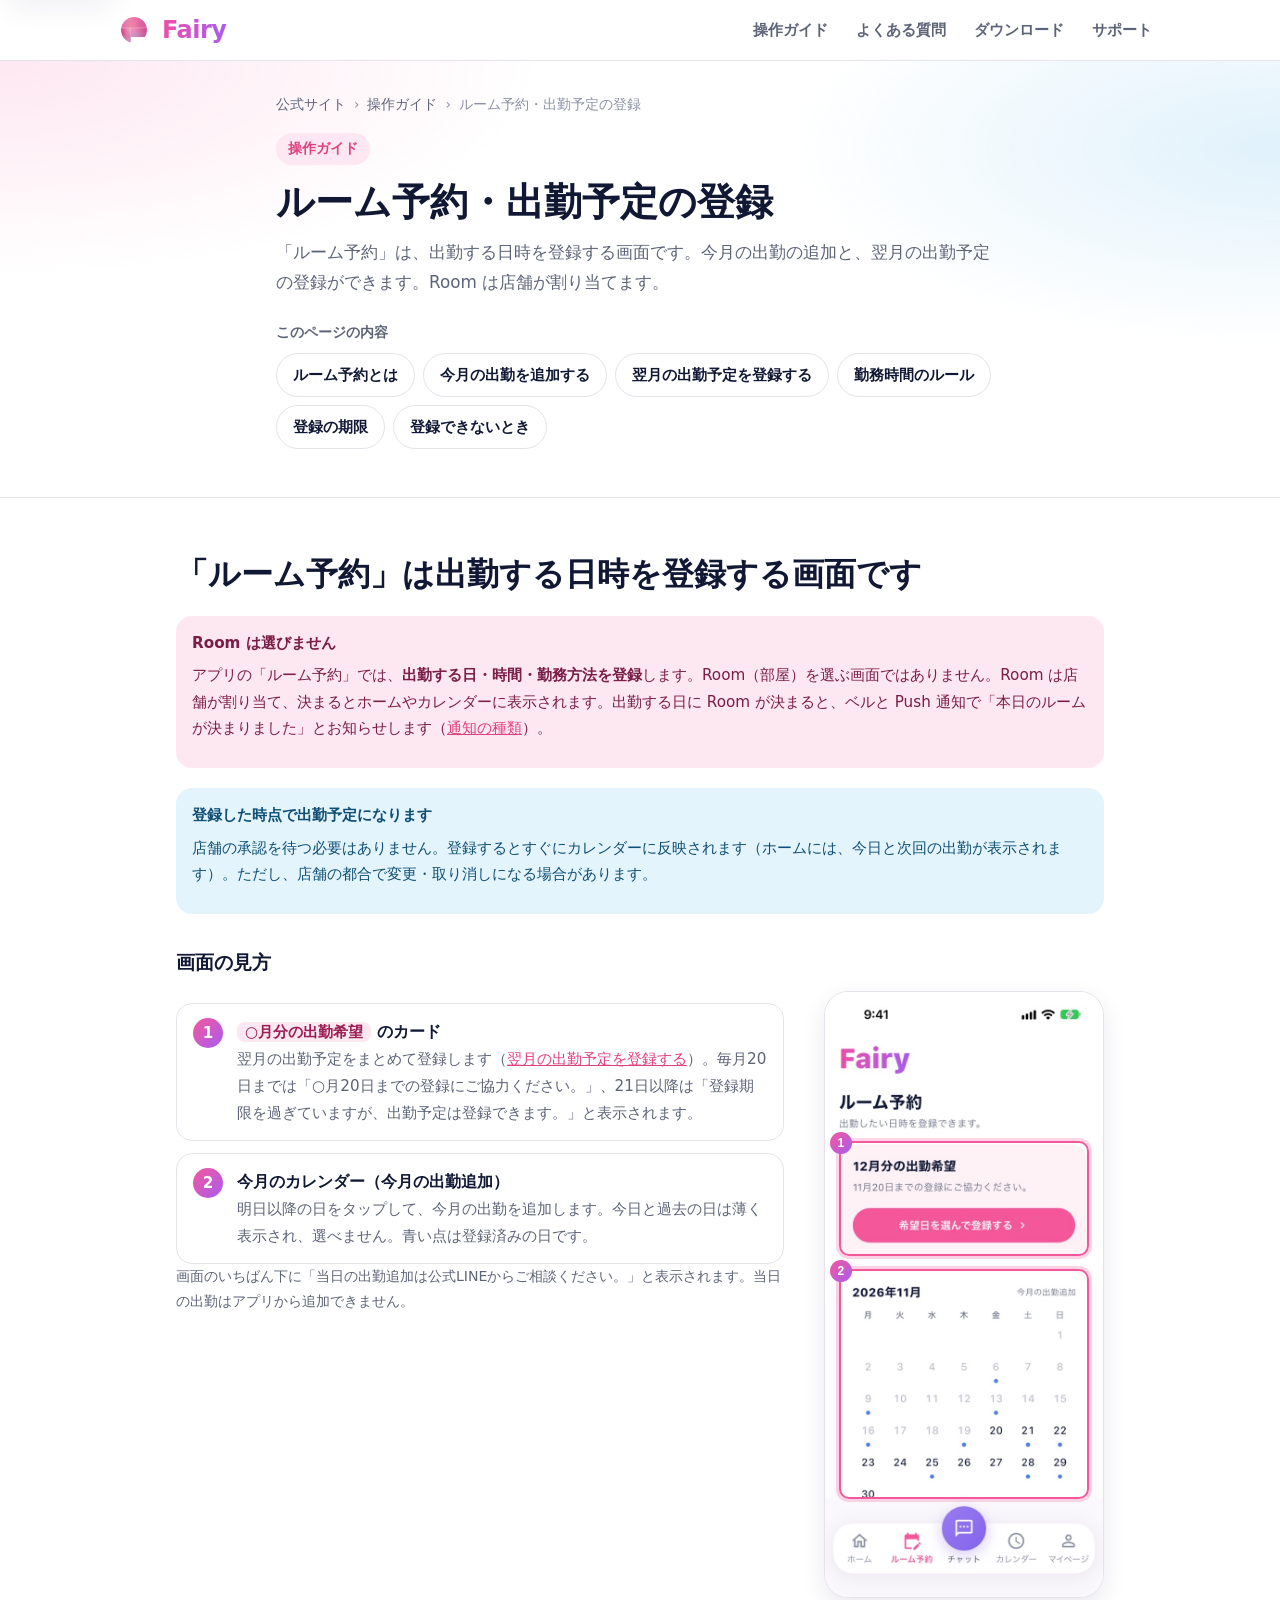
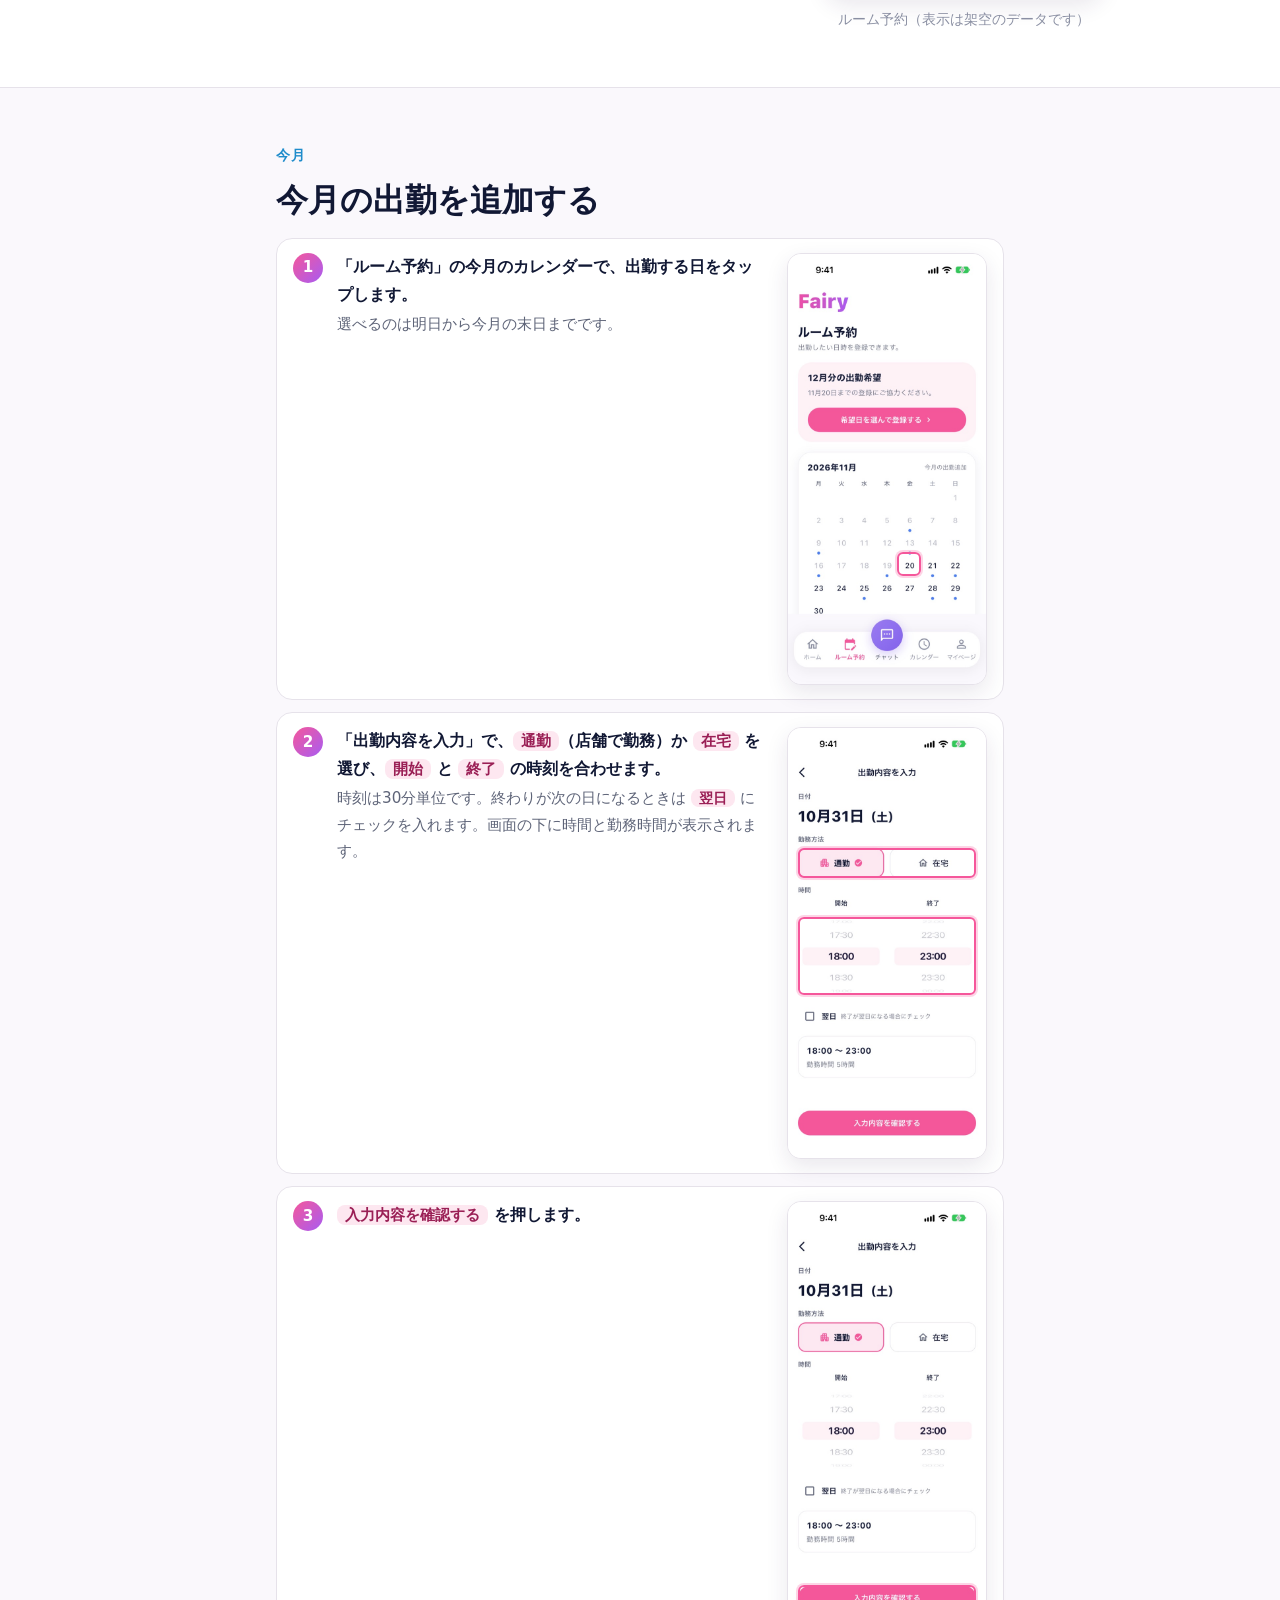
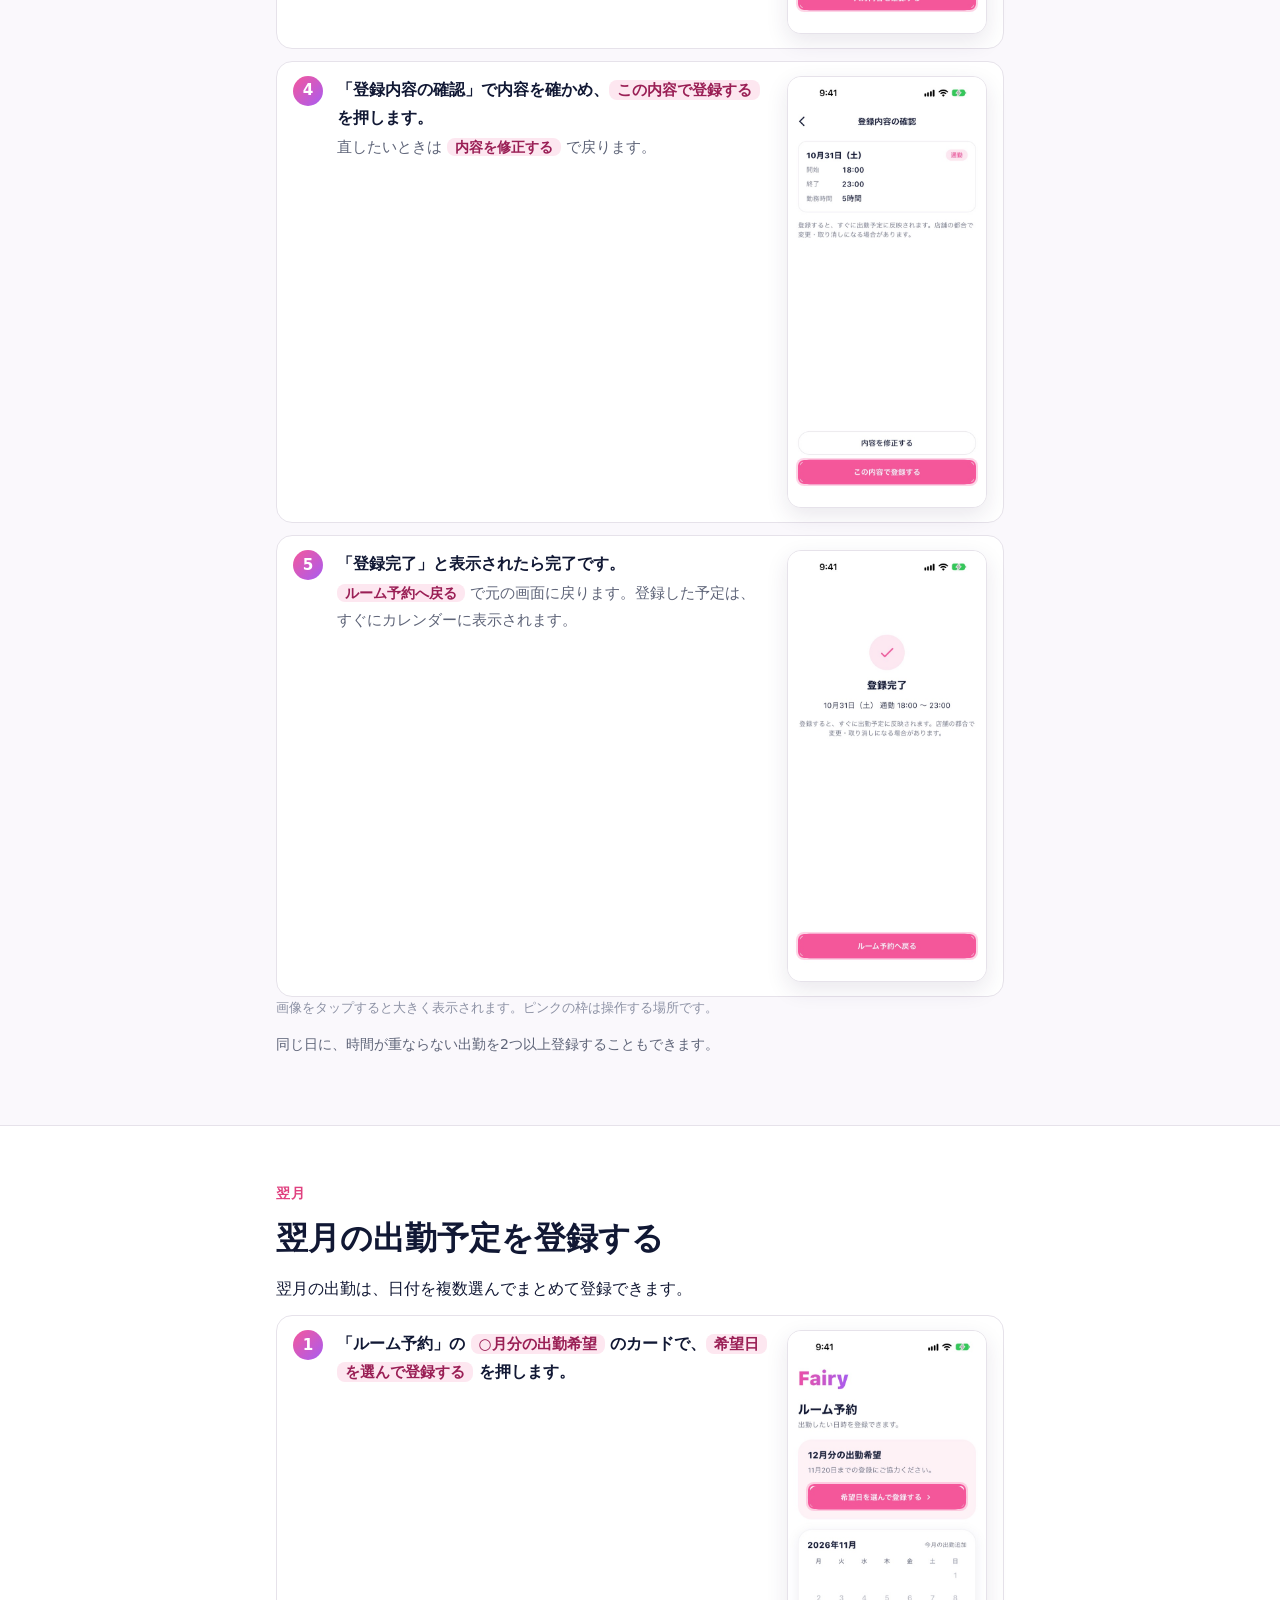
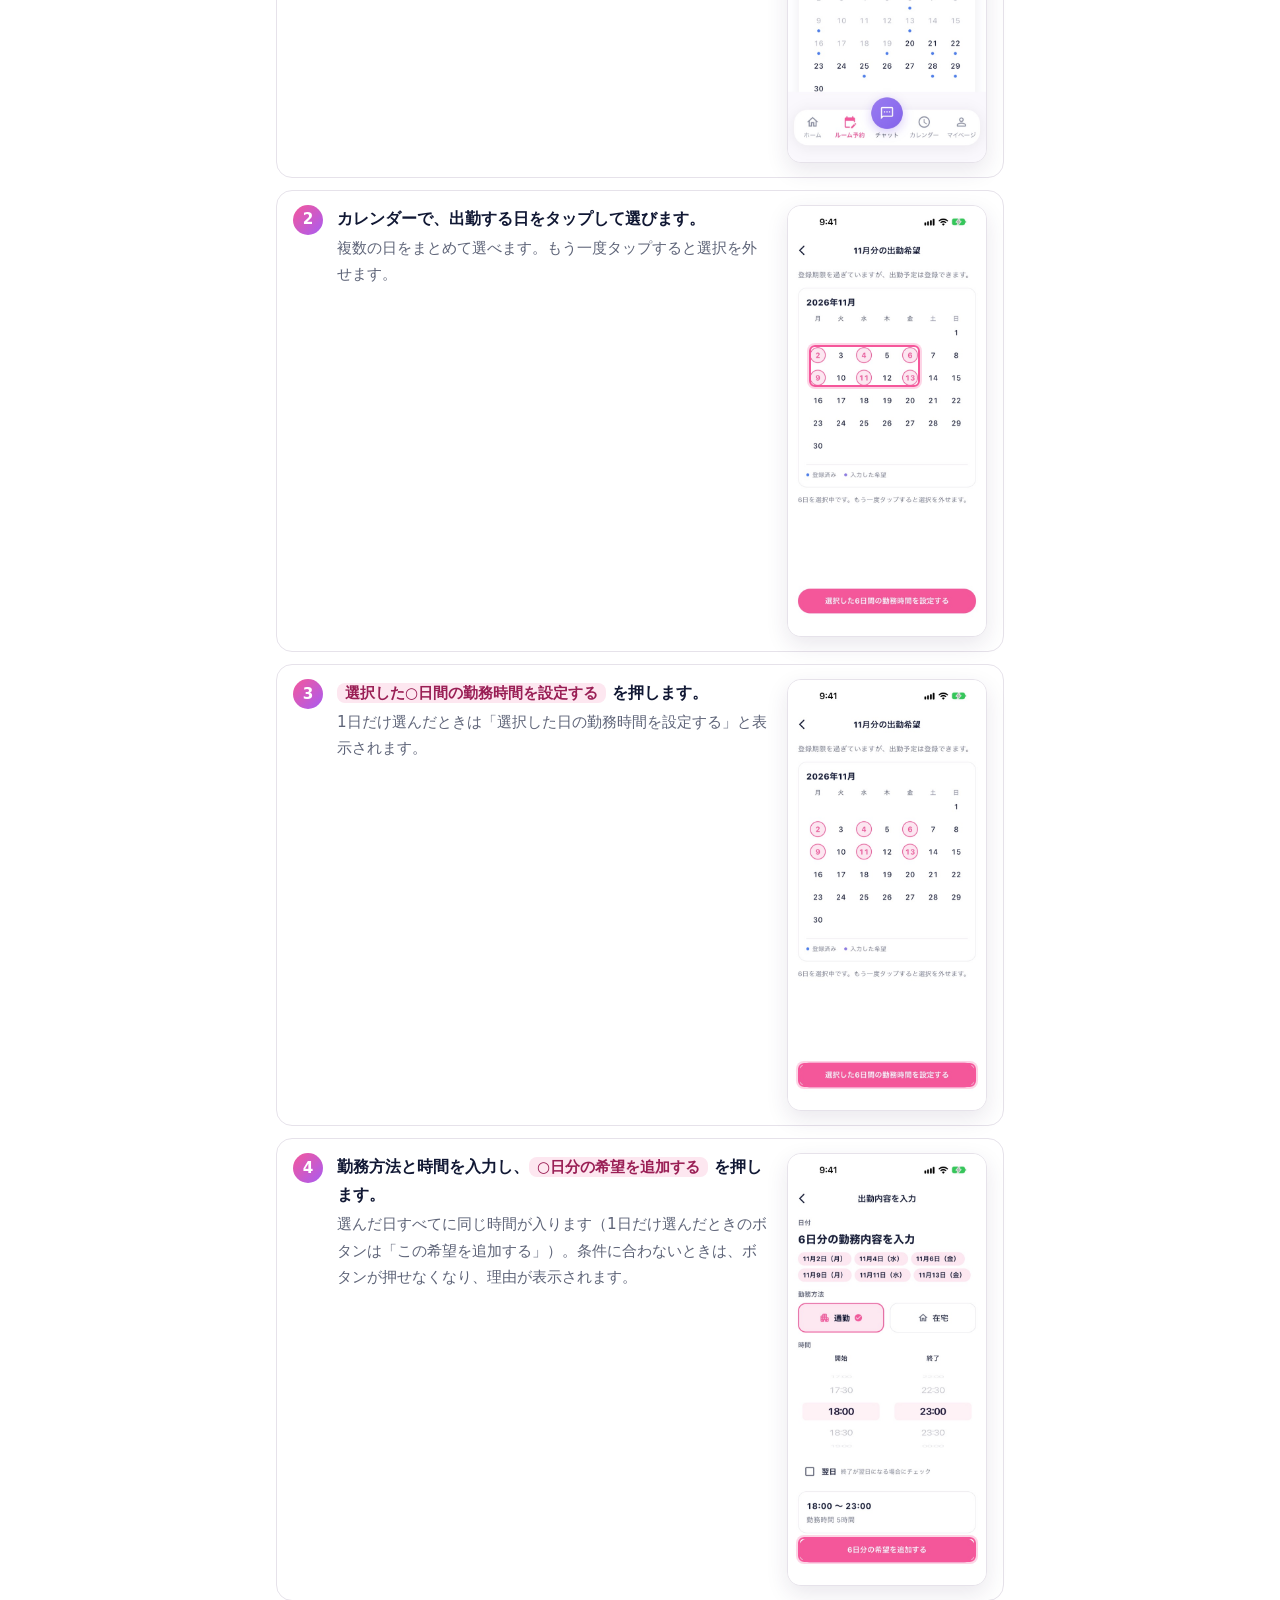
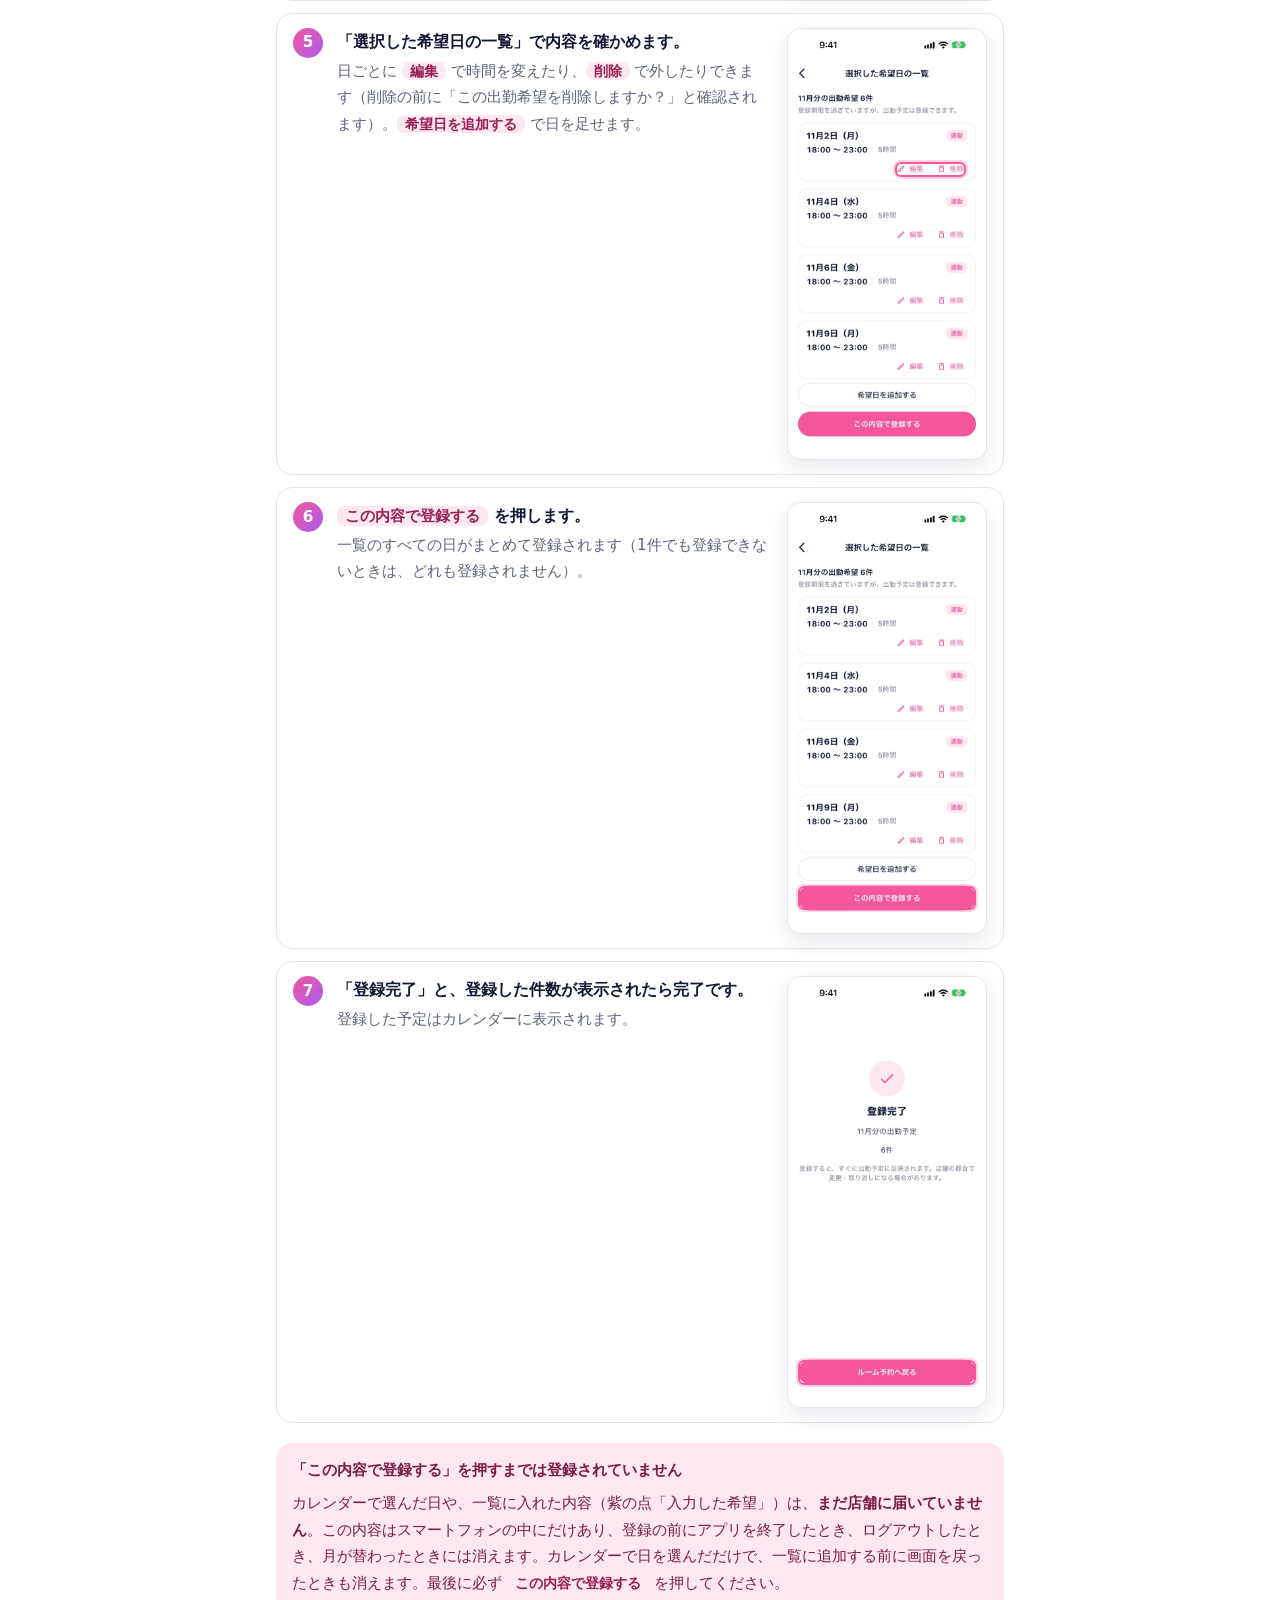
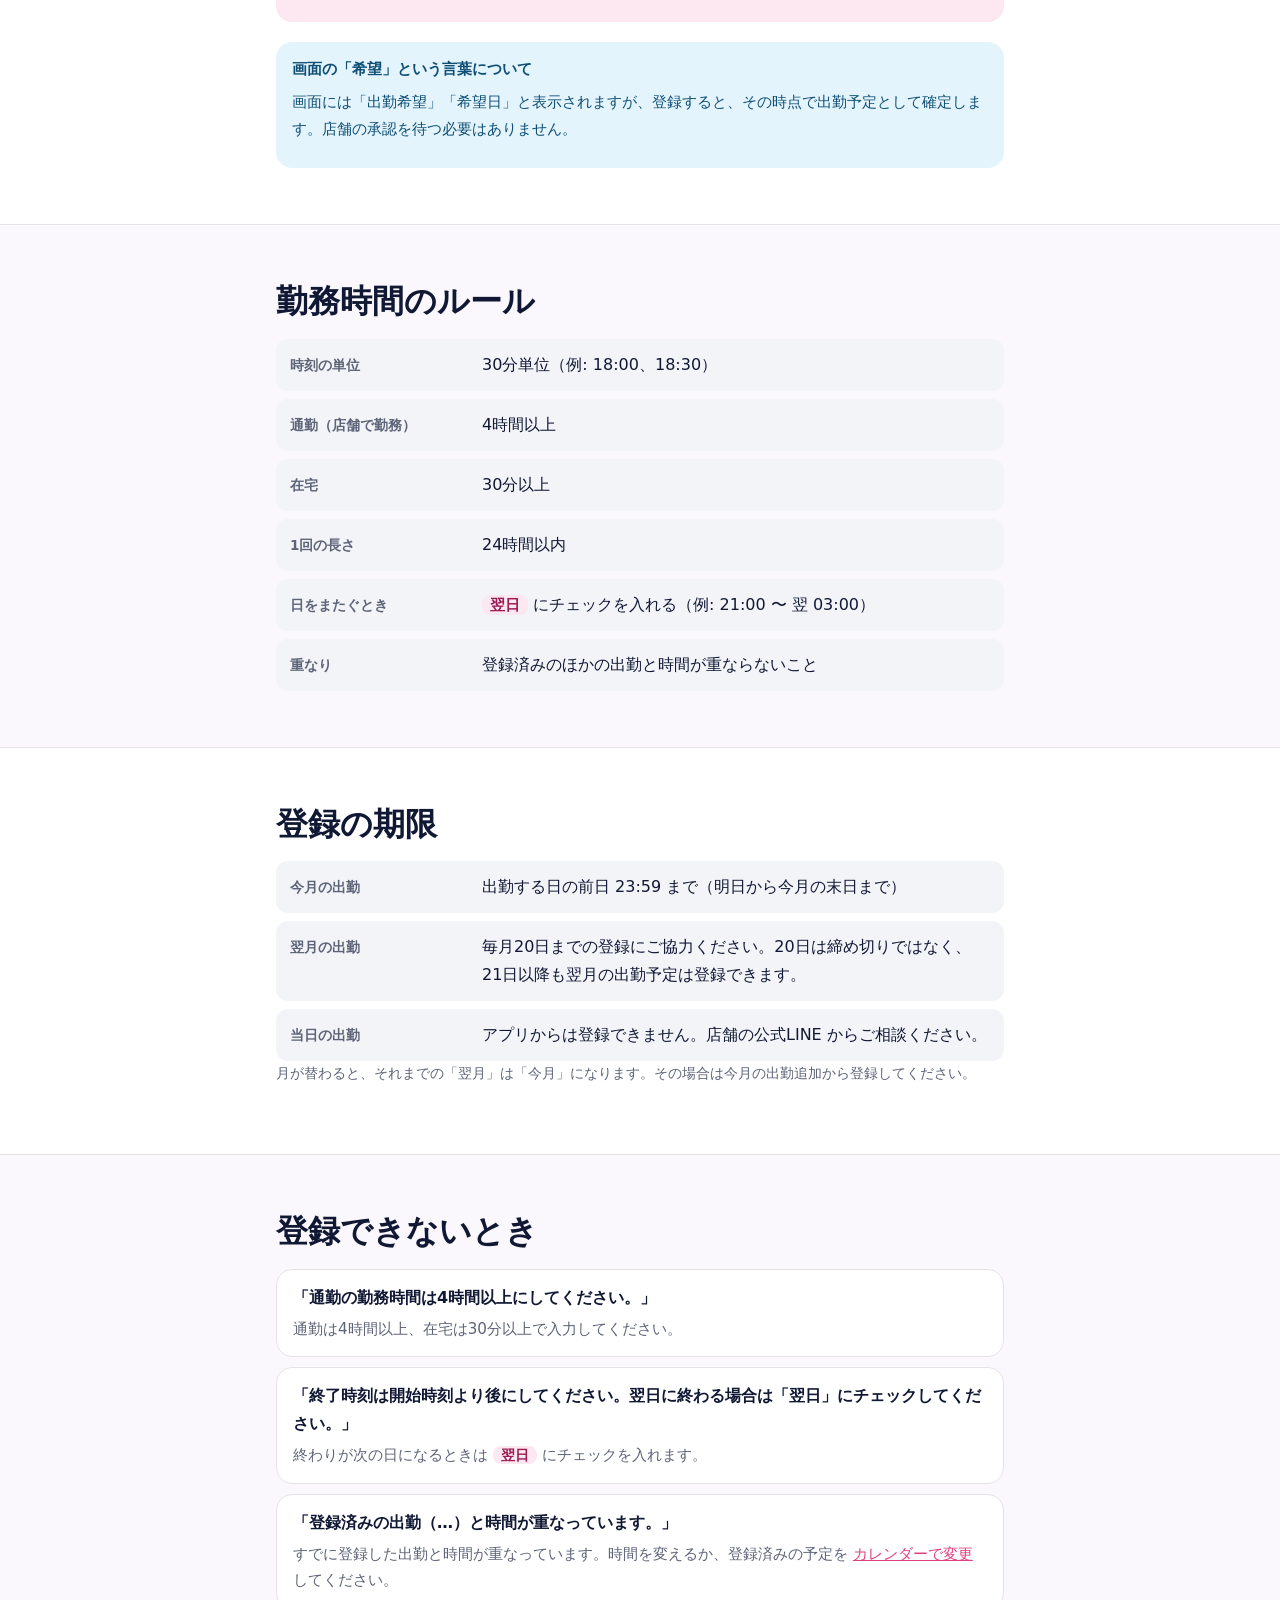
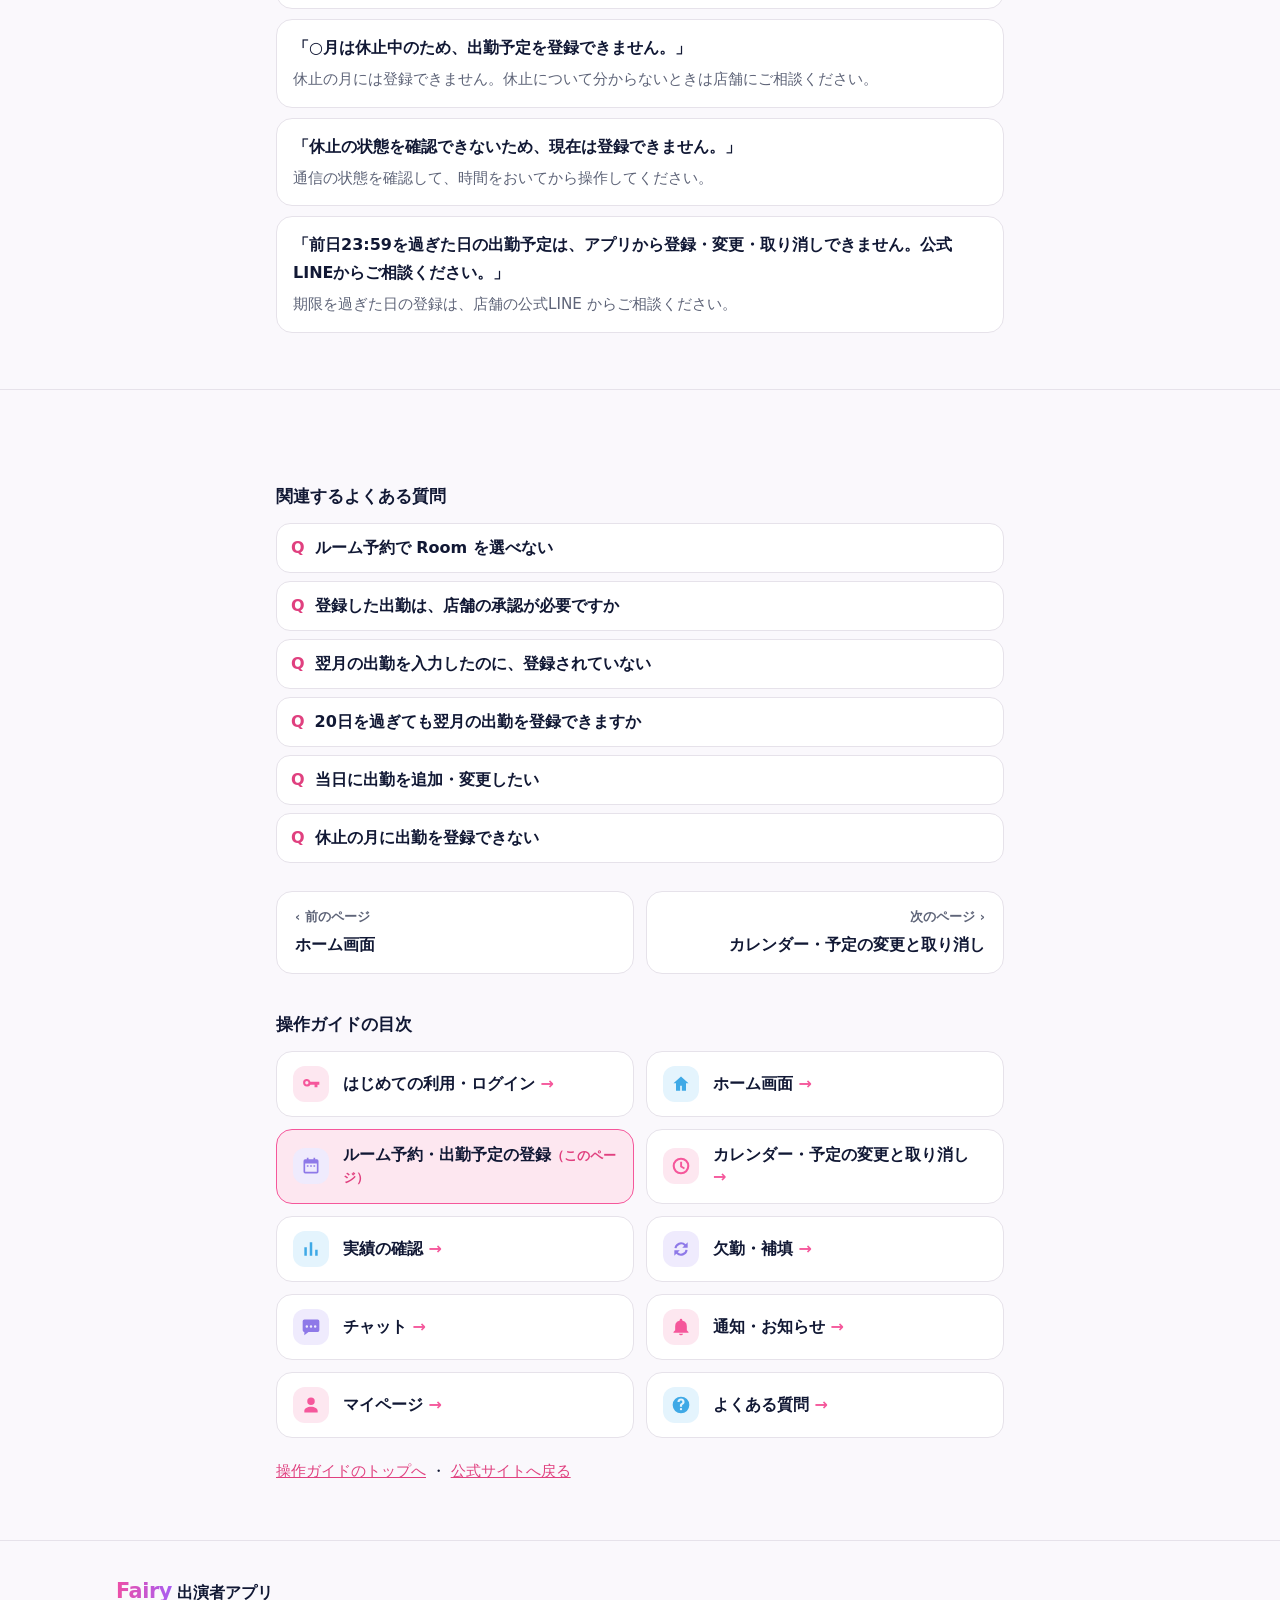
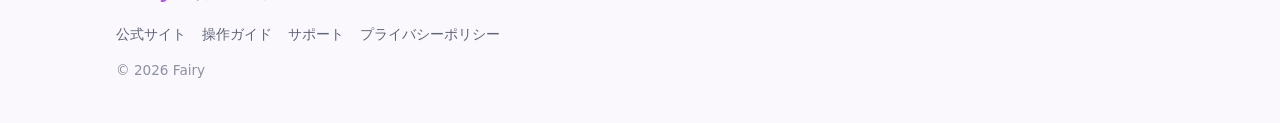
<file: guide/rooms/index.html>
<!doctype html>
<html lang="ja">
<head>
  <meta charset="utf-8">
  <meta name="viewport" content="width=device-width, initial-scale=1">
  <title>ルーム予約・出勤予定の登録 | Fairy 操作ガイド</title>
  <meta name="description" content="Fairy 出演者アプリのルーム予約の使い方。今月の出勤の追加と、翌月の出勤予定の登録。">
  <meta name="robots" content="noindex">
  <meta name="theme-color" content="#ffffff">
  <meta name="format-detection" content="telephone=no">
  <link rel="icon" type="image/png" href="/assets/img/favicon-64.png">
  <link rel="apple-touch-icon" href="/assets/img/apple-touch-icon.png">
  <link rel="stylesheet" href="/assets/css/site.css">
  <link rel="stylesheet" href="/assets/css/guide.css">
</head>
<body class="guide">
  <a class="skip-link" href="#main">本文へ移動</a>
  <header class="site-header">
    <div class="container header-inner">
      <a class="brand" href="/" aria-label="Fairy 出演者アプリ トップ">
        <img src="/assets/img/app-icon-512.png" alt="" width="36" height="36">
        <span class="brand-word">Fairy</span>
      </a>
      <button class="nav-toggle" type="button" aria-expanded="false" aria-controls="site-nav">
        <span class="nav-toggle-bar"></span><span class="visually-hidden">メニュー</span>
      </button>
      <nav id="site-nav" class="site-nav" aria-label="サイト内">
        <a href="/guide/">操作ガイド</a>
        <a href="/guide/faq/">よくある質問</a>
        <a href="/#download">ダウンロード</a>
        <a href="/#support">サポート</a>
      </nav>
    </div>
  </header>

  <main id="main">
    <section class="guide-hero" aria-labelledby="page-title">
      <div class="container narrow">
        <nav class="breadcrumb" aria-label="現在地"><ol><li><a href="/">公式サイト</a></li><li><a href="/guide/">操作ガイド</a></li><li aria-current="page">ルーム予約・出勤予定の登録</li></ol></nav>
        <p class="eyebrow">操作ガイド</p>
        <h1 id="page-title">ルーム予約・出勤予定の登録</h1>
        <p class="lead">「ルーム予約」は、出勤する日時を登録する画面です。今月の出勤の追加と、翌月の出勤予定の登録ができます。Room は店舗が割り当てます。</p>
        <nav class="guide-toc" aria-label="このページの内容">
          <p class="guide-toc-title">このページの内容</p>
          <ul>
            <li><a href="#about">ルーム予約とは</a></li>
            <li><a href="#this-month">今月の出勤を追加する</a></li>
            <li><a href="#next-month">翌月の出勤予定を登録する</a></li>
            <li><a href="#rules">勤務時間のルール</a></li>
            <li><a href="#deadline">登録の期限</a></li>
            <li><a href="#refused">登録できないとき</a></li>
          </ul>
        </nav>
      </div>
    </section>
    <section class="section guide-section" id="about" aria-labelledby="about-title">
      <div class="container guide-wide">
        <h2 id="about-title" class="section-title">「ルーム予約」は出勤する日時を登録する画面です</h2>
        <div class="notice notice-info">
          <p class="notice-title">Room は選びません</p>
          <p>アプリの「ルーム予約」では、<strong>出勤する日・時間・勤務方法を登録</strong>します。Room（部屋）を選ぶ画面ではありません。Room は店舗が割り当て、決まるとホームやカレンダーに表示されます。出勤する日に Room が決まると、ベルと Push 通知で「本日のルームが決まりました」とお知らせします（<a href="/guide/notifications/#kinds">通知の種類</a>）。</p>
        </div>
        <div class="notice notice-blue">
          <p class="notice-title">登録した時点で出勤予定になります</p>
          <p>店舗の承認を待つ必要はありません。登録するとすぐにカレンダーに反映されます（ホームには、今日と次回の出勤が表示されます）。ただし、店舗の都合で変更・取り消しになる場合があります。</p>
        </div>
        <h3 class="sub-title">画面の見方</h3>
        <div class="guide-split">
          <div>
            <ol class="steps">
              <li><strong><span class="ui">○月分の出勤希望</span> のカード</strong><span>翌月の出勤予定をまとめて登録します（<a href="#next-month">翌月の出勤予定を登録する</a>）。毎月20日までは「○月20日までの登録にご協力ください。」、21日以降は「登録期限を過ぎていますが、出勤予定は登録できます。」と表示されます。</span></li>
              <li><strong>今月のカレンダー（今月の出勤追加）</strong><span>明日以降の日をタップして、今月の出勤を追加します。今日と過去の日は薄く表示され、選べません。青い点は登録済みの日です。</span></li>
            </ol>
            <p class="small-note">画面のいちばん下に「当日の出勤追加は公式LINEからご相談ください。」と表示されます。当日の出勤はアプリから追加できません。</p>
          </div>
<figure class="screen-shot"><button class="zoom" type="button" aria-label="画像を拡大: ルーム予約の画面: 翌月分の出勤希望のカードと、今月のカレンダー"><span class="shot-frame"><img src="/assets/img/guide/s-rooms-top.jpg" alt="ルーム予約の画面: 翌月分の出勤希望のカードと、今月のカレンダー" width="600" height="1304" loading="lazy"><span class="mark" style="left:5%;top:24.6%;width:90%;height:19%" aria-hidden="true"><span class="mark-label">1</span></span><span class="mark" style="left:5%;top:45.8%;width:90%;height:38%" aria-hidden="true"><span class="mark-label">2</span></span></span></button><figcaption>ルーム予約（表示は架空のデータです）</figcaption></figure>
        </div>
      </div>
    </section>
    <section class="section guide-section alt" id="this-month" aria-labelledby="this-month-title">
      <div class="container narrow">
        <p class="section-kicker kicker-blue">今月</p>
        <h2 id="this-month-title" class="section-title">今月の出勤を追加する</h2>
        <ol class="steps shot-steps">
          <li class="has-shot"><div class="step-text"><strong>「ルーム予約」の今月のカレンダーで、出勤する日をタップします。</strong><span>選べるのは明日から今月の末日までです。</span></div><figure class="step-shot"><button class="zoom" type="button" aria-label="画像を拡大: 今月のカレンダーで日をタップ"><span class="shot-frame"><img src="/assets/img/guide/s-rooms-top.jpg" alt="今月のカレンダーで日をタップ" width="600" height="1304" loading="lazy"><span class="mark" style="left:55.3%;top:69.4%;width:12%;height:5.4%" aria-hidden="true"></span></span></button></figure></li>
          <li class="has-shot"><div class="step-text"><strong>「出勤内容を入力」で、<span class="ui">通勤</span>（店舗で勤務）か <span class="ui">在宅</span> を選び、<span class="ui">開始</span> と <span class="ui">終了</span> の時刻を合わせます。</strong><span>時刻は30分単位です。終わりが次の日になるときは <span class="ui">翌日</span> にチェックを入れます。画面の下に時間と勤務時間が表示されます。</span></div><figure class="step-shot"><button class="zoom" type="button" aria-label="画像を拡大: 出勤内容を入力の画面: 勤務方法と開始・終了の時刻"><span class="shot-frame"><img src="/assets/img/guide/s-rooms-this-form.jpg" alt="出勤内容を入力の画面: 勤務方法と開始・終了の時刻" width="600" height="1304" loading="lazy"><span class="mark" style="left:5%;top:27.9%;width:90%;height:7%" aria-hidden="true"></span><span class="mark" style="left:5%;top:44%;width:90%;height:18%" aria-hidden="true"></span></span></button></figure></li>
          <li class="has-shot"><div class="step-text"><strong><span class="ui">入力内容を確認する</span> を押します。</strong></div><figure class="step-shot"><button class="zoom" type="button" aria-label="画像を拡大: 入力内容を確認するのボタン"><span class="shot-frame"><img src="/assets/img/guide/s-rooms-this-form.jpg" alt="入力内容を確認するのボタン" width="600" height="1304" loading="lazy"><span class="mark" style="left:5%;top:89%;width:90%;height:5.7%" aria-hidden="true"></span></span></button></figure></li>
          <li class="has-shot"><div class="step-text"><strong>「登録内容の確認」で内容を確かめ、<span class="ui">この内容で登録する</span> を押します。</strong><span>直したいときは <span class="ui">内容を修正する</span> で戻ります。</span></div><figure class="step-shot"><button class="zoom" type="button" aria-label="画像を拡大: 登録内容の確認の画面: この内容で登録するのボタン"><span class="shot-frame"><img src="/assets/img/guide/s-rooms-this-confirm.jpg" alt="登録内容の確認の画面: この内容で登録するのボタン" width="600" height="1304" loading="lazy"><span class="mark" style="left:5%;top:89%;width:90%;height:5.7%" aria-hidden="true"></span></span></button></figure></li>
          <li class="has-shot"><div class="step-text"><strong>「登録完了」と表示されたら完了です。</strong><span><span class="ui">ルーム予約へ戻る</span> で元の画面に戻ります。登録した予定は、すぐにカレンダーに表示されます。</span></div><figure class="step-shot"><button class="zoom" type="button" aria-label="画像を拡大: 登録完了の画面"><span class="shot-frame"><img src="/assets/img/guide/s-rooms-this-done.jpg" alt="登録完了の画面" width="600" height="1304" loading="lazy"><span class="mark" style="left:5%;top:89%;width:90%;height:5.7%" aria-hidden="true"></span></span></button></figure></li>
        </ol>
        <p class="shot-hint">画像をタップすると大きく表示されます。ピンクの枠は操作する場所です。</p>
        <p class="small-note">同じ日に、時間が重ならない出勤を2つ以上登録することもできます。</p>
      </div>
    </section>
    <section class="section guide-section" id="next-month" aria-labelledby="next-month-title">
      <div class="container narrow">
        <p class="section-kicker kicker-pink">翌月</p>
        <h2 id="next-month-title" class="section-title">翌月の出勤予定を登録する</h2>
        <p>翌月の出勤は、日付を複数選んでまとめて登録できます。</p>
        <ol class="steps shot-steps">
          <li class="has-shot"><div class="step-text"><strong>「ルーム予約」の <span class="ui">○月分の出勤希望</span> のカードで、<span class="ui">希望日を選んで登録する</span> を押します。</strong></div><figure class="step-shot"><button class="zoom" type="button" aria-label="画像を拡大: 希望日を選んで登録するのボタン"><span class="shot-frame"><img src="/assets/img/guide/s-rooms-top.jpg" alt="希望日を選んで登録するのボタン" width="600" height="1304" loading="lazy"><span class="mark" style="left:10%;top:35.4%;width:80%;height:6%" aria-hidden="true"></span></span></button></figure></li>
          <li class="has-shot"><div class="step-text"><strong>カレンダーで、出勤する日をタップして選びます。</strong><span>複数の日をまとめて選べます。もう一度タップすると選択を外せます。</span></div><figure class="step-shot"><button class="zoom" type="button" aria-label="画像を拡大: 翌月のカレンダーで6日を選んだ画面"><span class="shot-frame"><img src="/assets/img/guide/s-rooms-next-pick.jpg" alt="翌月のカレンダーで6日を選んだ画面" width="600" height="1304" loading="lazy"><span class="mark" style="left:10.5%;top:32.4%;width:56%;height:9.8%" aria-hidden="true"></span></span></button></figure></li>
          <li class="has-shot"><div class="step-text"><strong><span class="ui">選択した○日間の勤務時間を設定する</span> を押します。</strong><span>1日だけ選んだときは「選択した日の勤務時間を設定する」と表示されます。</span></div><figure class="step-shot"><button class="zoom" type="button" aria-label="画像を拡大: 選択した6日間の勤務時間を設定するのボタン"><span class="shot-frame"><img src="/assets/img/guide/s-rooms-next-pick.jpg" alt="選択した6日間の勤務時間を設定するのボタン" width="600" height="1304" loading="lazy"><span class="mark" style="left:5%;top:89%;width:90%;height:5.7%" aria-hidden="true"></span></span></button></figure></li>
          <li class="has-shot"><div class="step-text"><strong>勤務方法と時間を入力し、<span class="ui">○日分の希望を追加する</span> を押します。</strong><span>選んだ日すべてに同じ時間が入ります（1日だけ選んだときのボタンは「この希望を追加する」）。条件に合わないときは、ボタンが押せなくなり、理由が表示されます。</span></div><figure class="step-shot"><button class="zoom" type="button" aria-label="画像を拡大: 6日分の勤務内容を入力の画面"><span class="shot-frame"><img src="/assets/img/guide/s-rooms-next-form.jpg" alt="6日分の勤務内容を入力の画面" width="600" height="1304" loading="lazy"><span class="mark" style="left:5%;top:89%;width:90%;height:5.7%" aria-hidden="true"></span></span></button></figure></li>
          <li class="has-shot"><div class="step-text"><strong>「選択した希望日の一覧」で内容を確かめます。</strong><span>日ごとに <span class="ui">編集</span> で時間を変えたり、<span class="ui">削除</span> で外したりできます（削除の前に「この出勤希望を削除しますか？」と確認されます）。<span class="ui">希望日を追加する</span> で日を足せます。</span></div><figure class="step-shot"><button class="zoom" type="button" aria-label="画像を拡大: 選択した希望日の一覧: 編集と削除"><span class="shot-frame"><img src="/assets/img/guide/s-rooms-next-list.jpg" alt="選択した希望日の一覧: 編集と削除" width="600" height="1304" loading="lazy"><span class="mark" style="left:54%;top:31%;width:36%;height:3.4%" aria-hidden="true"></span></span></button></figure></li>
          <li class="has-shot"><div class="step-text"><strong><span class="ui">この内容で登録する</span> を押します。</strong><span>一覧のすべての日がまとめて登録されます（1件でも登録できないときは、どれも登録されません）。</span></div><figure class="step-shot"><button class="zoom" type="button" aria-label="画像を拡大: この内容で登録するのボタン"><span class="shot-frame"><img src="/assets/img/guide/s-rooms-next-list.jpg" alt="この内容で登録するのボタン" width="600" height="1304" loading="lazy"><span class="mark" style="left:5%;top:89%;width:90%;height:5.7%" aria-hidden="true"></span></span></button></figure></li>
          <li class="has-shot"><div class="step-text"><strong>「登録完了」と、登録した件数が表示されたら完了です。</strong><span>登録した予定はカレンダーに表示されます。</span></div><figure class="step-shot"><button class="zoom" type="button" aria-label="画像を拡大: 登録完了の画面: 11月分の出勤予定 6件"><span class="shot-frame"><img src="/assets/img/guide/s-rooms-next-done.jpg" alt="登録完了の画面: 11月分の出勤予定 6件" width="600" height="1304" loading="lazy"><span class="mark" style="left:5%;top:89%;width:90%;height:5.7%" aria-hidden="true"></span></span></button></figure></li>
        </ol>
        <div class="notice notice-info">
          <p class="notice-title">「この内容で登録する」を押すまでは登録されていません</p>
          <p>カレンダーで選んだ日や、一覧に入れた内容（紫の点「入力した希望」）は、<strong>まだ店舗に届いていません</strong>。この内容はスマートフォンの中にだけあり、登録の前にアプリを終了したとき、ログアウトしたとき、月が替わったときには消えます。カレンダーで日を選んだだけで、一覧に追加する前に画面を戻ったときも消えます。最後に必ず <span class="ui">この内容で登録する</span> を押してください。</p>
        </div>
        <div class="notice notice-blue">
          <p class="notice-title">画面の「希望」という言葉について</p>
          <p>画面には「出勤希望」「希望日」と表示されますが、登録すると、その時点で出勤予定として確定します。店舗の承認を待つ必要はありません。</p>
        </div>
      </div>
    </section>
    <section class="section guide-section alt" id="rules" aria-labelledby="rules-title">
      <div class="container narrow">
        <h2 id="rules-title" class="section-title">勤務時間のルール</h2>
        <dl class="guide-facts">
          <div><dt>時刻の単位</dt><dd>30分単位（例: 18:00、18:30）</dd></div>
          <div><dt>通勤（店舗で勤務）</dt><dd>4時間以上</dd></div>
          <div><dt>在宅</dt><dd>30分以上</dd></div>
          <div><dt>1回の長さ</dt><dd>24時間以内</dd></div>
          <div><dt>日をまたぐとき</dt><dd><span class="ui">翌日</span> にチェックを入れる（例: 21:00 〜 翌 03:00）</dd></div>
          <div><dt>重なり</dt><dd>登録済みのほかの出勤と時間が重ならないこと</dd></div>
        </dl>
      </div>
    </section>
    <section class="section guide-section" id="deadline" aria-labelledby="deadline-title">
      <div class="container narrow">
        <h2 id="deadline-title" class="section-title">登録の期限</h2>
        <dl class="guide-facts">
          <div><dt>今月の出勤</dt><dd>出勤する日の前日 23:59 まで（明日から今月の末日まで）</dd></div>
          <div><dt>翌月の出勤</dt><dd>毎月20日までの登録にご協力ください。20日は締め切りではなく、21日以降も翌月の出勤予定は登録できます。</dd></div>
          <div><dt>当日の出勤</dt><dd>アプリからは登録できません。店舗の公式LINE からご相談ください。</dd></div>
        </dl>
        <p class="small-note">月が替わると、それまでの「翌月」は「今月」になります。その場合は今月の出勤追加から登録してください。</p>
      </div>
    </section>
    <section class="section guide-section alt" id="refused" aria-labelledby="refused-title">
      <div class="container narrow">
        <h2 id="refused-title" class="section-title">登録できないとき</h2>
        <ul class="message-list">
          <li><q>通勤の勤務時間は4時間以上にしてください。</q><span>通勤は4時間以上、在宅は30分以上で入力してください。</span></li>
          <li><q>終了時刻は開始時刻より後にしてください。翌日に終わる場合は「翌日」にチェックしてください。</q><span>終わりが次の日になるときは <span class="ui">翌日</span> にチェックを入れます。</span></li>
          <li><q>登録済みの出勤（…）と時間が重なっています。</q><span>すでに登録した出勤と時間が重なっています。時間を変えるか、登録済みの予定を <a href="/guide/calendar/#change">カレンダーで変更</a> してください。</span></li>
          <li><q>○月は休止中のため、出勤予定を登録できません。</q><span>休止の月には登録できません。休止について分からないときは店舗にご相談ください。</span></li>
          <li><q>休止の状態を確認できないため、現在は登録できません。</q><span>通信の状態を確認して、時間をおいてから操作してください。</span></li>
          <li><q>前日23:59を過ぎた日の出勤予定は、アプリから登録・変更・取り消しできません。公式LINEからご相談ください。</q><span>期限を過ぎた日の登録は、店舗の公式LINE からご相談ください。</span></li>
        </ul>
      </div>
    </section>
    <section class="section alt" aria-label="ほかのページ">
      <div class="container narrow">
        <h2 class="guide-menu-title">関連するよくある質問</h2>
        <ul class="related-faq">
          <li><a href="/guide/faq/#q-room-select">ルーム予約で Room を選べない</a></li>
          <li><a href="/guide/faq/#q-approval">登録した出勤は、店舗の承認が必要ですか</a></li>
          <li><a href="/guide/faq/#q-draft-lost">翌月の出勤を入力したのに、登録されていない</a></li>
          <li><a href="/guide/faq/#q-after20">20日を過ぎても翌月の出勤を登録できますか</a></li>
          <li><a href="/guide/faq/#q-sameday">当日に出勤を追加・変更したい</a></li>
          <li><a href="/guide/faq/#q-pause">休止の月に出勤を登録できない</a></li>
        </ul>
        <nav class="guide-pager" aria-label="前後のページ">
          <a class="prev" href="/guide/home/"><small>‹ 前のページ</small><span>ホーム画面</span></a>
          <a class="next" href="/guide/calendar/"><small>次のページ ›</small><span>カレンダー・予定の変更と取り消し</span></a>
        </nav>
        <h2 class="guide-menu-title">操作ガイドの目次</h2>
        <ul class="topic-grid is-compact">
          <li>
            <a class="topic-card" href="/guide/login/">
              <span class="feature-icon tone-pink" aria-hidden="true"><svg viewBox="0 0 24 24"><path d="M7 15a4.5 4.5 0 1 1 4.33-5.75H22v3.5h-2.25V16h-3.5v-3.25h-4.92A4.5 4.5 0 0 1 7 15zm0-2.5a2 2 0 1 0 0-4 2 2 0 0 0 0 4z"/></svg></span>
              <span class="topic-card-title">はじめての利用・ログイン</span>
              <span class="topic-card-text">最初のパスワードの設定、ログイン、パスワードを忘れたとき</span>
            </a>
          </li>
          <li>
            <a class="topic-card" href="/guide/home/">
              <span class="feature-icon tone-blue" aria-hidden="true"><svg viewBox="0 0 24 24"><path d="M12 3l9 8h-3v9h-5v-6h-2v6H6v-9H3z"/></svg></span>
              <span class="topic-card-title">ホーム画面</span>
              <span class="topic-card-text">今月のポイント、目標、今日・次回の出勤と Room、ベル</span>
            </a>
          </li>
          <li>
            <a class="topic-card" href="/guide/rooms/" aria-current="page">
              <span class="feature-icon tone-lavender" aria-hidden="true"><svg viewBox="0 0 24 24"><path d="M7 2v2H5a2 2 0 0 0-2 2v13a2 2 0 0 0 2 2h14a2 2 0 0 0 2-2V6a2 2 0 0 0-2-2h-2V2h-2v2H9V2zm-2 7h14v10H5zm2 2v2h2v-2zm4 0v2h2v-2zm4 0v2h2v-2z"/></svg></span>
              <span class="topic-card-title">ルーム予約・出勤予定の登録</span>
              <span class="topic-card-text">今月の出勤の追加と、翌月の出勤予定の登録</span>
            </a>
          </li>
          <li>
            <a class="topic-card" href="/guide/calendar/">
              <span class="feature-icon tone-pink" aria-hidden="true"><svg viewBox="0 0 24 24"><path d="M12 2a10 10 0 1 0 0 20 10 10 0 0 0 0-20zm0 2.5a7.5 7.5 0 1 1 0 15 7.5 7.5 0 0 1 0-15zM11 7v6.2l4.6 2.7 1.1-1.8-3.4-2V7z"/></svg></span>
              <span class="topic-card-title">カレンダー・予定の変更と取り消し</span>
              <span class="topic-card-text">登録した出勤予定の確認、変更、取り消し</span>
            </a>
          </li>
          <li>
            <a class="topic-card" href="/guide/performance/">
              <span class="feature-icon tone-blue" aria-hidden="true"><svg viewBox="0 0 24 24"><path d="M4 20V10h3v10zm6.5 0V4h3v16zM17 20v-7h3v7z"/></svg></span>
              <span class="topic-card-title">実績の確認</span>
              <span class="topic-card-text">今月の実績と、期間・サイトを選んだポイントの集計</span>
            </a>
          </li>
          <li>
            <a class="topic-card" href="/guide/makeup/">
              <span class="feature-icon tone-lavender" aria-hidden="true"><svg viewBox="0 0 24 24"><path d="M12 4a8 8 0 0 0-7.92 6.86l2.48.36A5.5 5.5 0 0 1 15.9 8.1L13.5 10.5H20V4l-2.3 2.3A7.96 7.96 0 0 0 12 4zm7.92 9.14l-2.48-.36A5.5 5.5 0 0 1 8.1 15.9l2.4-2.4H4V20l2.3-2.3A8 8 0 0 0 19.92 13.14z"/></svg></span>
              <span class="topic-card-title">欠勤・補填</span>
              <span class="topic-card-text">補填のお知らせと、補填日の登録</span>
            </a>
          </li>
          <li>
            <a class="topic-card" href="/guide/chat/">
              <span class="feature-icon tone-lavender" aria-hidden="true"><svg viewBox="0 0 24 24"><path d="M4 3h16a2 2 0 0 1 2 2v11a2 2 0 0 1-2 2H9l-5 4v-4a2 2 0 0 1-2-2V5a2 2 0 0 1 2-2zm3 7a1.5 1.5 0 1 0 0 3 1.5 1.5 0 0 0 0-3zm5 0a1.5 1.5 0 1 0 0 3 1.5 1.5 0 0 0 0-3zm5 0a1.5 1.5 0 1 0 0 3 1.5 1.5 0 0 0 0-3z"/></svg></span>
              <span class="topic-card-title">チャット</span>
              <span class="topic-card-text">店舗とのメッセージ・画像のやり取り、既読、送信の取り消し</span>
            </a>
          </li>
          <li>
            <a class="topic-card" href="/guide/notifications/">
              <span class="feature-icon tone-pink" aria-hidden="true"><svg viewBox="0 0 24 24"><path d="M12 22a2.5 2.5 0 0 0 2.45-2h-4.9A2.5 2.5 0 0 0 12 22zm7-6V11a7 7 0 0 0-5.5-6.84V3.5a1.5 1.5 0 0 0-3 0v.66A7 7 0 0 0 5 11v5l-2 2v1h18v-1z"/></svg></span>
              <span class="topic-card-title">通知・お知らせ</span>
              <span class="topic-card-text">ベル、お知らせ、Push 通知、通知設定</span>
            </a>
          </li>
          <li>
            <a class="topic-card" href="/guide/account/">
              <span class="feature-icon tone-pink" aria-hidden="true"><svg viewBox="0 0 24 24"><path d="M12 12a4.5 4.5 0 1 0 0-9 4.5 4.5 0 0 0 0 9zm0 2c-4.42 0-8 2.24-8 5v2h16v-2c0-2.76-3.58-5-8-5z"/></svg></span>
              <span class="topic-card-title">マイページ</span>
              <span class="topic-card-text">アカウント情報、通知設定、パスワードの変更、ログアウト</span>
            </a>
          </li>
          <li>
            <a class="topic-card" href="/guide/faq/">
              <span class="feature-icon tone-blue" aria-hidden="true"><svg viewBox="0 0 24 24"><path d="M12 2a10 10 0 1 0 0 20 10 10 0 0 0 0-20zm0 16.25a1.4 1.4 0 1 1 0-2.8 1.4 1.4 0 0 1 0 2.8zm1.3-5.1V14h-2.6v-1.6c0-1.2.8-1.9 1.7-2.45.75-.45 1.25-.85 1.25-1.6a1.65 1.65 0 0 0-3.3 0H7.75a4.25 4.25 0 0 1 8.5 0c0 1.85-1.2 2.75-2.25 3.3-.45.25-.7.45-.7.5z"/></svg></span>
              <span class="topic-card-title">よくある質問</span>
              <span class="topic-card-text">困ったときの確認事項</span>
            </a>
          </li>
        </ul>
        <p class="guide-back"><a href="/guide/">操作ガイドのトップへ</a> ・ <a href="/">公式サイトへ戻る</a></p>
      </div>
    </section>
  </main>

  <footer class="site-footer">
    <div class="container footer-inner">
      <p class="footer-brand"><span class="logo-text">Fairy</span> 出演者アプリ</p>
      <nav class="footer-nav" aria-label="フッター">
        <a href="/">公式サイト</a>
        <a href="/guide/">操作ガイド</a>
        <a href="https://privacy.fff-inc.com/support/">サポート</a>
        <a href="https://privacy.fff-inc.com/">プライバシーポリシー</a>
      </nav>
      <p class="copyright">&copy; <span data-year>2026</span> Fairy</p>
    </div>
  </footer>

  <script src="/assets/js/site.js"></script>
  <script src="/assets/js/guide.js"></script>
</body>
</html>
</file>
<file: assets/css/site.css>
/* Fairy 出演者アプリ — site styles. Colors follow the app (fairy_theme.dart):
   white base, the rose accent, and a light blue as the second accent. */

:root {
  color-scheme: light;
  --canvas: #faf8fc;
  --surface: #ffffff;
  --text: #111834;
  --text-muted: #5e6478;
  --text-faint: #8c91a4;
  --divider: #e6e2ea;
  --well: #f2f4f8;

  --pink: #f5579b;
  --pink-deep: #e0407f;
  --pink-soft: #fde7f0;
  --blue: #3fa9e6;
  --blue-deep: #1f8ccb;
  --blue-soft: #e4f4fd;
  --lavender: #8e79e8;
  --lavender-soft: #efebfd;
  --logo-start: #ee4fa6;
  --logo-end: #a85cf2;

  --radius-card: 24px;
  --radius-panel: 16px;
  --shadow: 0 10px 30px rgba(48, 26, 77, 0.08);
  --container: 1080px;
  --gutter: 16px;

  --font: -apple-system, BlinkMacSystemFont, "Hiragino Sans", "Hiragino Kaku Gothic ProN",
    "Noto Sans JP", "Yu Gothic UI", "Meiryo", system-ui, sans-serif;
}

*, *::before, *::after { box-sizing: border-box; }

html { scroll-behavior: smooth; -webkit-text-size-adjust: 100%; }
@media (prefers-reduced-motion: reduce) { html { scroll-behavior: auto; } }

body {
  margin: 0;
  background: var(--surface);
  color: var(--text);
  font-family: var(--font);
  font-size: 16px;
  line-height: 1.75;
  overflow-x: hidden;
}

img { max-width: 100%; height: auto; display: block; }
a { color: var(--pink-deep); }
a:hover { color: var(--pink); }
:focus-visible { outline: 3px solid var(--blue); outline-offset: 3px; border-radius: 6px; }

.container { width: 100%; max-width: var(--container); margin: 0 auto; padding: 0 var(--gutter); }
.container.narrow { max-width: 760px; }

.visually-hidden {
  position: absolute; width: 1px; height: 1px; padding: 0; margin: -1px;
  overflow: hidden; clip: rect(0 0 0 0); white-space: nowrap; border: 0;
}
.skip-link { position: absolute; left: 8px; top: -48px; padding: 8px 12px; background: var(--surface);
  border-radius: 8px; box-shadow: var(--shadow); z-index: 20; }
.skip-link:focus { top: 8px; }

.logo-text {
  font-weight: 800;
  letter-spacing: -0.02em;
  background: linear-gradient(90deg, var(--logo-start), var(--logo-end));
  -webkit-background-clip: text;
  background-clip: text;
  color: transparent;
}

/* Header */
.site-header {
  position: sticky; top: 0; z-index: 10;
  background: rgba(255, 255, 255, 0.92);
  -webkit-backdrop-filter: saturate(160%) blur(10px);
  backdrop-filter: saturate(160%) blur(10px);
  border-bottom: 1px solid var(--divider);
}
.header-inner { display: flex; align-items: center; justify-content: space-between; min-height: 60px; gap: 12px; }
.brand { display: inline-flex; align-items: center; gap: 10px; text-decoration: none; }
.brand img { border-radius: 9px; }
.brand-word {
  font-size: 1.5rem; font-weight: 800; letter-spacing: -0.02em;
  background: linear-gradient(90deg, var(--logo-start), var(--logo-end));
  -webkit-background-clip: text; background-clip: text; color: transparent;
}
.site-nav { display: flex; gap: 4px; }
.site-nav a {
  color: var(--text-muted); text-decoration: none; font-size: 0.95rem; font-weight: 600;
  padding: 8px 12px; border-radius: 999px;
}
.site-nav a:hover { color: var(--pink-deep); background: var(--pink-soft); }
.nav-toggle { display: none; }

@media (max-width: 760px) {
  .nav-toggle {
    display: inline-flex; align-items: center; justify-content: center;
    width: 44px; height: 44px; border: 1px solid var(--divider); border-radius: 12px;
    background: var(--surface); cursor: pointer;
  }
  .nav-toggle-bar, .nav-toggle-bar::before, .nav-toggle-bar::after {
    display: block; width: 18px; height: 2px; background: var(--text); border-radius: 2px; position: relative;
  }
  .nav-toggle-bar::before, .nav-toggle-bar::after { content: ""; position: absolute; left: 0; }
  .nav-toggle-bar::before { top: -6px; }
  .nav-toggle-bar::after { top: 6px; }
  .site-nav {
    display: none; position: absolute; left: 0; right: 0; top: 100%;
    flex-direction: column; gap: 0; padding: 8px var(--gutter) 16px;
    background: var(--surface); border-bottom: 1px solid var(--divider); box-shadow: var(--shadow);
  }
  .site-nav.is-open { display: flex; }
  .site-nav a { padding: 12px 8px; border-radius: 10px; font-size: 1rem; }
}

/* Hero */
.hero {
  position: relative; overflow: hidden;
  background:
    radial-gradient(60% 60% at 0% 0%, rgba(245, 87, 155, 0.14), transparent 70%),
    radial-gradient(55% 55% at 100% 30%, rgba(63, 169, 230, 0.16), transparent 70%),
    var(--surface);
  padding: 40px 0 48px;
}
.hero-inner { display: grid; gap: 32px; align-items: center; }
.eyebrow {
  display: inline-block; margin: 0 0 12px; padding: 4px 12px; border-radius: 999px;
  background: var(--pink-soft); color: var(--pink-deep); font-weight: 700; font-size: 0.85rem;
}
.hero h1 { margin: 0 0 16px; line-height: 1.15; }
.hero h1 .logo-text { display: block; font-size: clamp(3.2rem, 12vw, 5rem); }
.hero-sub { display: block; font-size: clamp(1.5rem, 5.6vw, 2.2rem); font-weight: 800; color: var(--text); margin-top: 4px; }
.lead { margin: 0 0 24px; color: var(--text-muted); font-size: 1.05rem; }
.hero-note { margin: 16px 0 0; color: var(--text-faint); font-size: 0.88rem; }

.store-buttons { display: grid; gap: 12px; grid-template-columns: 1fr; max-width: 460px; }
@media (min-width: 480px) { .store-buttons { grid-template-columns: 1fr 1fr; } }

.btn {
  display: inline-flex; align-items: center; justify-content: center; gap: 12px;
  min-height: 60px; padding: 10px 20px; border-radius: 18px;
  text-decoration: none; font-weight: 800; font-size: 1.05rem; line-height: 1.25;
  border: 2px solid transparent; transition: transform 0.15s ease, box-shadow 0.15s ease, background 0.15s ease;
}
.btn:hover { transform: translateY(-1px); }
.btn-icon { width: 28px; height: 28px; flex: none; fill: currentColor; }
.btn-text { display: flex; flex-direction: column; align-items: flex-start; }
.btn-text small { font-size: 0.75rem; font-weight: 700; opacity: 0.85; }
.btn-block { width: 100%; margin-top: 16px; }
.btn-block .btn-text { align-items: center; }

.btn-android { background: var(--pink); color: #fff; box-shadow: 0 8px 20px rgba(245, 87, 155, 0.28); }
.btn-android:hover { background: var(--pink-deep); color: #fff; }
.btn-ios { background: var(--blue); color: #fff; box-shadow: 0 8px 20px rgba(63, 169, 230, 0.28); }
.btn-ios:hover { background: var(--blue-deep); color: #fff; }

/* A control whose download is not available yet. It still leads to its section. */
.btn.is-pending { background: var(--surface); box-shadow: none; }
.btn-android.is-pending { color: var(--pink-deep); border-color: rgba(245, 87, 155, 0.45); }
.btn-ios.is-pending { color: var(--blue-deep); border-color: rgba(63, 169, 230, 0.5); }
.btn.is-pending:hover { transform: none; }
.btn-android.is-pending:hover { background: var(--pink-soft); }
.btn-ios.is-pending:hover { background: var(--blue-soft); }

.hero-visual { position: relative; display: flex; justify-content: center; align-items: flex-end; min-height: 320px; }
.shot { border-radius: 28px; box-shadow: 0 24px 48px rgba(48, 26, 77, 0.16); background: var(--surface); }
.shot-main { width: min(64%, 300px); position: relative; z-index: 2; }
.shot-side { width: min(50%, 240px); margin-left: -18%; margin-bottom: 28px; opacity: 0.95; }

@media (min-width: 900px) {
  .hero { padding: 72px 0 80px; }
  .hero-inner { grid-template-columns: 1.05fr 1fr; gap: 48px; }
  .shot-main { width: 300px; }
  .shot-side { width: 240px; }
}

/* Sections */
[id] { scroll-margin-top: 72px; }
.section { padding: 56px 0; }
.section + .section { border-top: 1px solid var(--divider); }
.section-title { margin: 0 0 24px; font-size: clamp(1.5rem, 4.6vw, 2rem); line-height: 1.3; }
.section-kicker { margin: 0 0 6px; font-weight: 800; font-size: 0.85rem; letter-spacing: 0.08em; text-transform: uppercase; }
.kicker-pink { color: var(--pink-deep); }
.kicker-blue { color: var(--blue-deep); }
.sub-title { margin: 36px 0 12px; font-size: 1.2rem; }

.features { background: var(--canvas); }
/* Phones: each card is followed by its screenshot. From 760px: cards on one row,
   screenshots on the next (each item spans both rows through a subgrid). */
.feature-grid { list-style: none; margin: 0; padding: 0; display: grid; gap: 40px; }
.feature-item { display: grid; gap: 16px; }
@media (min-width: 760px) {
  .feature-grid { grid-template-columns: repeat(3, 1fr); grid-template-rows: auto auto; column-gap: 16px; row-gap: 36px; }
  .feature-item { grid-row: span 2; grid-template-rows: subgrid; row-gap: 36px; }
}
.feature-card { background: var(--surface); border-radius: var(--radius-card); padding: 24px; box-shadow: var(--shadow); }
.feature-card h3 { margin: 12px 0 6px; font-size: 1.1rem; }
.feature-card p { margin: 0; color: var(--text-muted); font-size: 0.95rem; }
.feature-icon { display: inline-flex; width: 44px; height: 44px; border-radius: 14px; align-items: center; justify-content: center; }
.feature-icon svg { width: 24px; height: 24px; }
.tone-pink { background: var(--pink-soft); fill: var(--pink); }
.tone-blue { background: var(--blue-soft); fill: var(--blue); }
.tone-lavender { background: var(--lavender-soft); fill: var(--lavender); }

.feature-shot {
  display: block; width: 100%; max-width: 320px; height: auto; margin: 0 auto; align-self: start;
  border-radius: 22px; box-shadow: var(--shadow); background: var(--surface);
}
@media (min-width: 760px) { .feature-shot { max-width: none; } }
.screens-note { margin: 16px 0 12px; color: var(--text-faint); font-size: 0.85rem; text-align: center; }

.card { background: var(--surface); border: 1px solid var(--divider); border-radius: var(--radius-card); padding: 20px; }
.card + .card, .card + .sub-title { margin-top: 24px; }
.card-soft { background: var(--canvas); margin-top: 24px; }
.card-title { margin: 0 0 12px; font-size: 1.1rem; }

.release-facts { margin: 0; display: grid; gap: 8px; }
.release-facts div { display: flex; justify-content: space-between; gap: 16px; padding: 10px 14px; background: var(--well); border-radius: 12px; }
.release-facts dt { color: var(--text-muted); font-size: 0.9rem; white-space: nowrap; flex: none; }
.release-facts dd { margin: 0; font-weight: 700; text-align: right; }

.notice { margin-top: 16px; border-radius: var(--radius-panel); padding: 14px 16px; }
.notice p { margin: 0; font-size: 0.95rem; }
.notice-title { font-weight: 800; margin-bottom: 4px !important; }
.notice-info { background: var(--pink-soft); color: #7a1d47; }
.notice-blue { background: var(--blue-soft); color: #0f4f75; }

.steps { margin: 0; padding: 0; list-style: none; counter-reset: step; display: grid; gap: 12px; }
.steps li {
  counter-increment: step; position: relative; padding: 14px 16px 14px 60px;
  background: var(--surface); border: 1px solid var(--divider); border-radius: var(--radius-panel);
}
.steps li::before {
  content: counter(step); position: absolute; left: 16px; top: 14px;
  width: 30px; height: 30px; border-radius: 50%; display: flex; align-items: center; justify-content: center;
  background: linear-gradient(135deg, var(--pink), var(--logo-end)); color: #fff; font-weight: 800; font-size: 0.95rem;
}
.steps strong { display: block; }

.safety-list, .plain-list { margin: 0; padding-left: 1.2em; display: grid; gap: 8px; }
.plain-list em { font-style: normal; font-weight: 800; color: var(--pink-deep); }
.small-note { color: var(--text-muted); font-size: 0.88rem; margin: 12px 0 0; }

.details-card { margin-top: 24px; }
.details-card summary { cursor: pointer; font-weight: 700; }
.hash-list { margin: 12px 0 0; display: grid; gap: 12px; }
.hash-list dt { font-size: 0.85rem; color: var(--text-muted); }
.hash-list dd { margin: 4px 0 0; display: flex; flex-wrap: wrap; gap: 8px; align-items: center; }
.hash-list code {
  font-family: ui-monospace, SFMono-Regular, Menlo, Consolas, monospace; font-size: 0.8rem;
  background: var(--well); padding: 6px 8px; border-radius: 8px; overflow-wrap: anywhere; word-break: break-all;
}
.copy-btn {
  border: 1px solid var(--divider); background: var(--surface); color: var(--text-muted);
  border-radius: 999px; padding: 4px 12px; font: inherit; font-size: 0.8rem; cursor: pointer;
}
.copy-btn:hover { color: var(--pink-deep); border-color: var(--pink); }

.platform-ios { background: linear-gradient(180deg, var(--surface), #f6fbff); }

.link-cards { list-style: none; margin: 0; padding: 0; display: grid; gap: 12px; }
@media (min-width: 640px) { .link-cards { grid-template-columns: 1fr 1fr; } }
.link-card {
  display: flex; flex-direction: column; gap: 2px; padding: 18px 20px; height: 100%;
  border: 1px solid var(--divider); border-radius: var(--radius-panel); text-decoration: none; color: var(--text);
  background: var(--surface); transition: border-color 0.15s ease, box-shadow 0.15s ease;
}
.link-card:hover { color: var(--text); border-color: var(--pink); box-shadow: var(--shadow); }
.link-card-title { font-weight: 800; }
.link-card-title::after { content: " →"; color: var(--pink); }
.link-card-text { color: var(--text-muted); font-size: 0.9rem; }

/* Footer */
.site-footer { background: var(--canvas); border-top: 1px solid var(--divider); padding: 32px 0 40px; }
.footer-inner { display: grid; gap: 12px; justify-items: start; }
.footer-brand { margin: 0; font-weight: 700; }
.footer-brand .logo-text { font-size: 1.3rem; }
.footer-nav { display: flex; flex-wrap: wrap; gap: 16px; }
.footer-nav a { color: var(--text-muted); text-decoration: none; font-size: 0.9rem; }
.footer-nav a:hover { color: var(--pink-deep); }
.copyright { margin: 0; color: var(--text-faint); font-size: 0.85rem; }

/* Simple pages (404, future guide / faq / updates) */
.page { padding: 64px 0; min-height: 60vh; }
.page h1 { font-size: clamp(1.6rem, 5vw, 2.2rem); margin: 0 0 12px; }
</file>
<file: assets/css/guide.css>
/* 使い方ガイド (/guide/) — loaded after site.css on the guide pages only.
   Everything here builds on site.css: its tokens, cards, steps, notices and link cards.
   Nothing in this file changes the download page. */

/* Page head: the download page's hero background, smaller. */
.guide-hero {
  position: relative; overflow: hidden;
  background:
    radial-gradient(60% 70% at 0% 0%, rgba(245, 87, 155, 0.14), transparent 70%),
    radial-gradient(55% 65% at 100% 20%, rgba(63, 169, 230, 0.16), transparent 70%),
    var(--surface);
  padding: 20px 0 36px;
  border-bottom: 1px solid var(--divider);
}
.guide-hero h1 { margin: 0 0 12px; font-size: clamp(1.75rem, 6.4vw, 2.4rem); line-height: 1.3; }
.guide-hero .lead { margin-bottom: 0; }
.guide-hero-top h1 .logo-text { display: block; font-size: clamp(3rem, 12vw, 4.4rem); line-height: 1.1; }
.guide-hero-top h1 .hero-sub { margin-top: 6px; }
@media (min-width: 900px) { .guide-hero { padding: 32px 0 48px; } }

.breadcrumb ol { list-style: none; margin: 0 0 16px; padding: 0; display: flex; flex-wrap: wrap; gap: 4px 0; font-size: 0.85rem; }
.breadcrumb li { color: var(--text-faint); }
.breadcrumb li + li::before { content: "›"; margin: 0 8px; color: var(--text-faint); }
.breadcrumb a { color: var(--text-muted); text-decoration: none; }
.breadcrumb a:hover { color: var(--pink-deep); }

/* In-page contents: chips that wrap (never a horizontal scroller). */
.guide-toc { margin-top: 24px; }
.guide-toc-title { margin: 0 0 8px; font-size: 0.85rem; font-weight: 700; color: var(--text-muted); }
.guide-toc ul { list-style: none; margin: 0; padding: 0; display: flex; flex-wrap: wrap; gap: 8px; }
.guide-toc a {
  display: inline-flex; align-items: center; min-height: 44px; padding: 8px 16px;
  border: 1px solid var(--divider); border-radius: 999px; background: var(--surface);
  color: var(--text); text-decoration: none; font-weight: 700; font-size: 0.92rem; line-height: 1.35;
  transition: border-color 0.15s ease, color 0.15s ease, background 0.15s ease;
}
.guide-toc a:hover { border-color: var(--pink); color: var(--pink-deep); background: var(--pink-soft); }

/* Body text */
.guide-section h2 { scroll-margin-top: 72px; }
.guide-section p { margin: 0 0 12px; }
.guide-section .section-title { margin-bottom: 16px; }
.guide-section .sub-title { margin: 32px 0 12px; }
.guide-section .sub-title:first-child { margin-top: 0; }
.guide-section .steps { margin: 12px 0 0; }
.guide-section .steps li > span { display: block; color: var(--text-muted); font-size: 0.95rem; }
.guide-section .notice { margin: 20px 0 0; }
.guide-section .notice p + p { margin-top: 6px; }
.guide-section .card { margin-top: 16px; }
.guide-section .plain-list { margin: 8px 0 0; }
.alt { background: var(--canvas); }

/* An on-screen label (a button, tab or title shown in the app), quoted as it appears. */
.ui {
  display: inline; padding: 1px 8px; border-radius: 8px;
  background: var(--pink-soft); color: #9a1f55; font-weight: 700; font-size: 0.95em;
  -webkit-box-decoration-break: clone; box-decoration-break: clone;
}
.ui-text { font-weight: 700; color: var(--text); }
.ui-text::before { content: "「"; } .ui-text::after { content: "」"; }

/* Text beside a screenshot on wide screens; the screenshot follows the text on phones. */
.guide-split { display: grid; gap: 24px; }
@media (min-width: 860px) {
  .guide-split { grid-template-columns: minmax(0, 1fr) 280px; gap: 40px; align-items: start; }
  .guide-split .screen-shot { position: sticky; top: 84px; }
}

/* The bottom tabs of the app, as words. */
.tab-strip { list-style: none; margin: 12px 0 0; padding: 8px; display: grid; grid-template-columns: repeat(5, minmax(0, 1fr)); gap: 4px;
  background: var(--surface); border: 1px solid var(--divider); border-radius: 20px; box-shadow: var(--shadow); }
.tab-strip li { text-align: center; padding: 10px 2px; border-radius: 14px; font-size: 0.72rem; font-weight: 700; color: var(--text-muted); line-height: 1.3; overflow-wrap: anywhere; }
@media (min-width: 560px) { .tab-strip { gap: 6px; } .tab-strip li { font-size: 0.82rem; padding: 10px 4px; } }
.tab-strip li.is-current { background: var(--pink-soft); color: var(--pink-deep); }

/* Conditions, as label / value rows (the release-facts look). */
.guide-facts { margin: 12px 0 0; display: grid; gap: 8px; }
.guide-facts div { display: grid; gap: 2px; padding: 12px 14px; background: var(--well); border-radius: 12px; }
.guide-facts dt { color: var(--text-muted); font-size: 0.85rem; font-weight: 700; }
.guide-facts dd { margin: 0; }
@media (min-width: 640px) {
  .guide-facts div { grid-template-columns: 11em minmax(0, 1fr); gap: 16px; align-items: baseline; }
}

/* A message the app shows, and what it means. */
.message-list { list-style: none; margin: 12px 0 0; padding: 0; display: grid; gap: 10px; }
.message-list li { padding: 14px 16px; border: 1px solid var(--divider); border-radius: var(--radius-panel); background: var(--surface); }
.message-list q { display: block; font-weight: 700; quotes: "「" "」"; }
.message-list li > span { display: block; margin-top: 4px; color: var(--text-muted); font-size: 0.95rem; }

/* Topic cards (the guide top and the guide menu at the end of each page). */
.topic-grid { list-style: none; margin: 0; padding: 0; display: grid; gap: 12px; }
@media (min-width: 560px) { .topic-grid { grid-template-columns: 1fr 1fr; } }
@media (min-width: 900px) { .topic-grid.is-wide { grid-template-columns: repeat(4, 1fr); } }
.topic-card {
  display: grid; grid-template-columns: 44px minmax(0, 1fr); gap: 4px 14px; align-items: start; height: 100%;
  padding: 18px; border: 1px solid var(--divider); border-radius: var(--radius-panel); background: var(--surface);
  color: var(--text); text-decoration: none; transition: border-color 0.15s ease, box-shadow 0.15s ease;
}
.topic-card:hover { color: var(--text); border-color: var(--pink); box-shadow: var(--shadow); }
.topic-card .feature-icon { grid-row: span 2; }
.topic-card-title { font-weight: 800; line-height: 1.4; }
.topic-card-title::after { content: " →"; color: var(--pink); }
.topic-card-text { color: var(--text-muted); font-size: 0.9rem; line-height: 1.6; }
.topic-card[aria-current="page"] { border-color: var(--pink); background: var(--pink-soft); }
.topic-card[aria-current="page"] .topic-card-title::after { content: "（このページ）"; color: var(--pink-deep); font-size: 0.8rem; }
.topic-grid.is-compact .topic-card { padding: 14px 16px; grid-template-columns: 36px minmax(0, 1fr); align-items: center; }
.topic-grid.is-compact .feature-icon { width: 36px; height: 36px; border-radius: 12px; grid-row: auto; }
.topic-grid.is-compact .feature-icon svg { width: 20px; height: 20px; }
.topic-grid.is-compact .topic-card-text { display: none; }

/* Related questions at the end of a page */
.related-faq { margin: 0; padding: 0; list-style: none; display: grid; gap: 8px; }
.related-faq a {
  display: flex; gap: 10px; align-items: flex-start; min-height: 44px; padding: 12px 14px; border-radius: 14px;
  background: var(--surface); border: 1px solid var(--divider); color: var(--text); text-decoration: none; font-weight: 700; line-height: 1.5;
}
.related-faq a::before { content: "Q"; flex: none; color: var(--pink-deep); font-weight: 800; }
.related-faq a:hover { border-color: var(--pink); color: var(--pink-deep); }

/* Previous / next */
.guide-pager { display: grid; gap: 12px; margin-top: 28px; }
@media (min-width: 560px) { .guide-pager { grid-template-columns: 1fr 1fr; } }
.guide-pager a {
  display: flex; flex-direction: column; gap: 2px; min-height: 64px; padding: 14px 18px; border-radius: var(--radius-panel);
  border: 1px solid var(--divider); background: var(--surface); color: var(--text); text-decoration: none;
}
.guide-pager a:hover { border-color: var(--pink); box-shadow: var(--shadow); color: var(--text); }
.guide-pager small { color: var(--text-muted); font-size: 0.8rem; font-weight: 700; }
.guide-pager span { font-weight: 800; }
.guide-pager .next { text-align: right; }
@media (min-width: 560px) { .guide-pager .next:only-child { grid-column: 2; } }

.guide-menu-title { margin: 36px 0 12px; font-size: 1.05rem; }
.guide-back { margin: 20px 0 0; font-size: 0.95rem; }

/* First-time path on the guide top */
.start-steps .steps li { padding-top: 16px; padding-bottom: 16px; }
.start-steps .steps a { font-weight: 700; }

/* よくある質問 */
.faq-group + .faq-group { margin-top: 36px; }
.faq-group h2 { font-size: 1.2rem; margin: 0 0 12px; display: flex; align-items: center; gap: 10px; }
.faq-group h2 .feature-icon { width: 36px; height: 36px; border-radius: 12px; }
.faq-group h2 .feature-icon svg { width: 20px; height: 20px; }
.faq-list { display: grid; gap: 10px; }
.faq-item { border: 1px solid var(--divider); border-radius: var(--radius-panel); background: var(--surface); transition: border-color 0.15s ease, box-shadow 0.15s ease; }
.faq-item[open] { border-color: rgba(245, 87, 155, 0.45); box-shadow: var(--shadow); }
.faq-item summary {
  list-style: none; cursor: pointer; display: grid; grid-template-columns: auto minmax(0, 1fr) auto; gap: 10px; align-items: start;
  padding: 16px; min-height: 56px; font-weight: 700; line-height: 1.5;
}
.faq-item summary::-webkit-details-marker { display: none; }
.faq-item summary::before { content: "Q"; color: var(--pink-deep); font-weight: 800; }
.faq-item summary::after {
  content: ""; width: 10px; height: 10px; margin-top: 6px; border-right: 2px solid var(--text-faint); border-bottom: 2px solid var(--text-faint);
  transform: rotate(45deg); transition: transform 0.15s ease;
}
.faq-item[open] summary::after { transform: rotate(225deg); margin-top: 10px; }
.faq-answer { padding: 0 16px 16px 42px; color: var(--text); }
.faq-answer p { margin: 0 0 8px; }
.faq-answer p:last-child { margin-bottom: 0; }
.faq-answer a { font-weight: 700; }
@media (prefers-reduced-motion: reduce) { .faq-item summary::after { transition: none; } }

.site-nav a[aria-current="page"] { color: var(--pink-deep); background: var(--pink-soft); }

/* Sections that put a screenshot beside the text use a wider column. */
.container.guide-wide { max-width: 960px; }

/* Steps that carry the screen they happen on: text, then a small screenshot to its right
   (tap to enlarge). The pink frame on a screenshot marks where to tap; it never covers or
   changes what the app shows. */
.shot-steps li.has-shot { display: grid; grid-template-columns: minmax(0, 1fr) 112px; gap: 14px; align-items: start; }
@media (min-width: 560px) { .shot-steps li.has-shot { grid-template-columns: minmax(0, 1fr) 168px; gap: 20px; } }
@media (min-width: 860px) { .shot-steps li.has-shot { grid-template-columns: minmax(0, 1fr) 200px; } }
.step-text { min-width: 0; }
.step-text > span { display: block; color: var(--text-muted); font-size: 0.95rem; margin-top: 2px; }

.step-shot, .screen-shot { margin: 0; }
.zoom { display: block; width: 100%; padding: 0; border: 0; background: none; cursor: zoom-in; border-radius: 16px; }
.shot-frame { position: relative; display: block; border-radius: 14px; overflow: hidden;
  border: 1px solid var(--divider); background: var(--surface); box-shadow: 0 8px 22px rgba(48, 26, 77, 0.10); }
.shot-frame img { width: 100%; height: auto; display: block; }
.screen-shot .shot-frame { border-radius: 24px; max-width: 300px; margin: 0 auto; }
.guide-section .container > .screen-shot { margin-top: 20px; }
.screen-shot figcaption { margin-top: 10px; color: var(--text-faint); font-size: 0.85rem; text-align: center; }
.zoom:hover .shot-frame { box-shadow: 0 12px 28px rgba(48, 26, 77, 0.16); }

.mark { position: absolute; border: 2px solid var(--pink); border-radius: 10px;
  box-shadow: 0 0 0 3px rgba(245, 87, 155, 0.25); pointer-events: none; }
.mark-label {
  position: absolute; top: -11px; left: -11px; width: 22px; height: 22px; border-radius: 50%;
  display: flex; align-items: center; justify-content: center;
  background: linear-gradient(135deg, var(--pink), var(--logo-end)); color: #fff; font-size: 0.75rem; font-weight: 800;
}
.step-shot .mark { border-width: 2px; border-radius: 6px; box-shadow: 0 0 0 2px rgba(245, 87, 155, 0.25); }

/* Several screens side by side (two on phones). */
.screen-row { display: grid; grid-template-columns: repeat(2, minmax(0, 1fr)); gap: 16px; margin: 16px 0 0; }
@media (min-width: 760px) { .screen-row { grid-template-columns: repeat(3, minmax(0, 1fr)); } }
.screen-row .screen-shot .shot-frame { border-radius: 18px; }
.shot-hint { margin: 8px 0 0; color: var(--text-faint); font-size: 0.82rem; }

/* Enlarged screenshot */
.lightbox { border: 0; padding: 0; background: transparent; max-width: min(92vw, 460px); max-height: 92vh; overflow: visible; }
.lightbox::backdrop { background: rgba(17, 24, 52, 0.72); }
.lightbox-inner { position: relative; }
.lightbox .shot-frame { border-radius: 24px; width: min(88vw, 440px); margin: 0 auto; }
.lightbox .shot-frame img { width: 100%; height: auto; }
.lightbox-close {
  position: absolute; top: -14px; right: -10px; width: 44px; height: 44px; border-radius: 50%; border: 0;
  background: var(--surface); color: var(--text); font-size: 1.4rem; line-height: 1; cursor: pointer; box-shadow: var(--shadow);
}
@media (max-width: 420px) {
  .shot-steps li { padding-left: 52px; padding-right: 12px; }
  .shot-steps li::before { left: 12px; }
  .shot-steps li.has-shot { grid-template-columns: minmax(0, 1fr) 100px; gap: 12px; }
}
</file>
